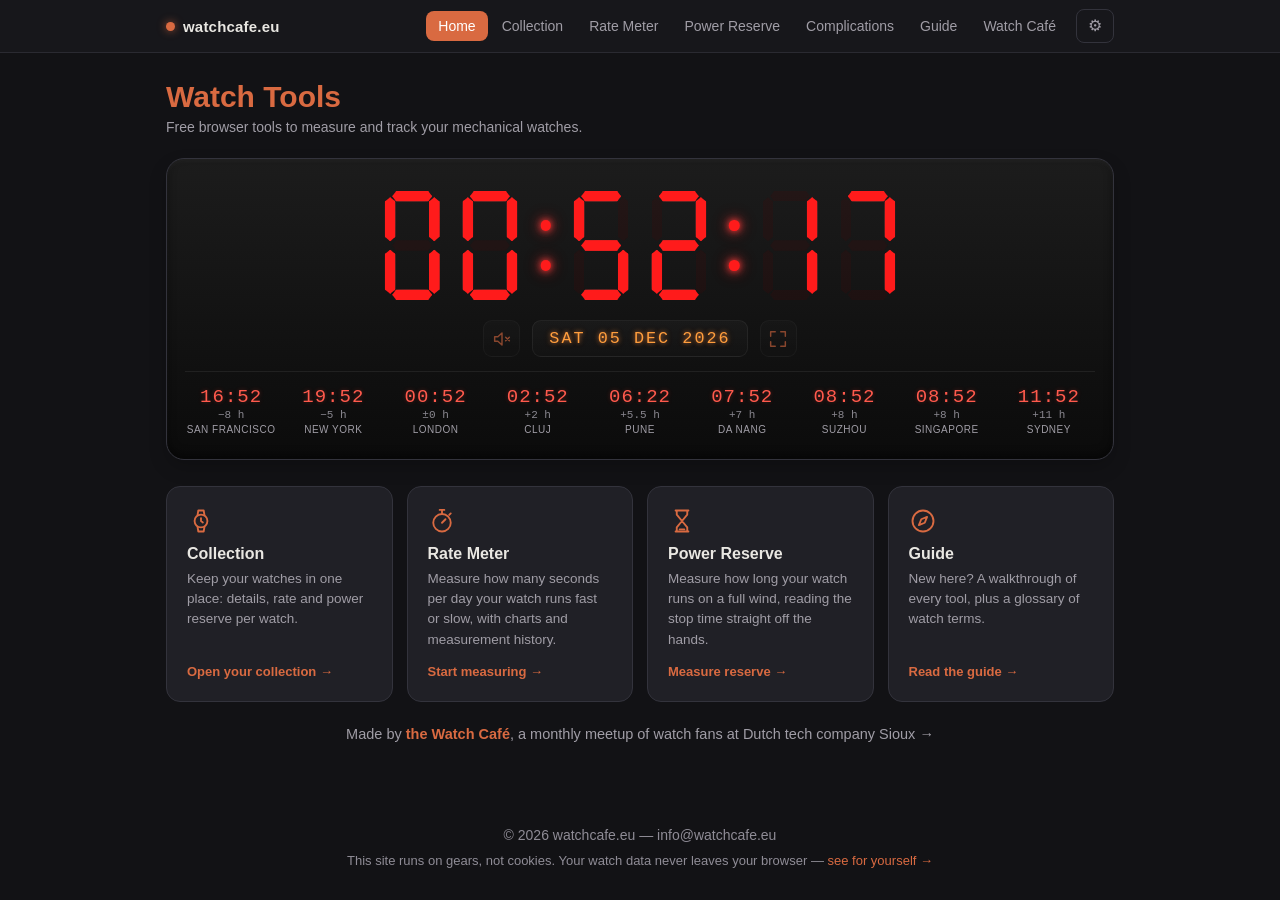
<file: index.html>
<!DOCTYPE html>
<html lang="en">
<head>
  <meta charset="UTF-8">
  <meta name="viewport" content="width=device-width, initial-scale=1.0">
  <title>Watch Tools — watchcafe.eu</title>
  <link rel="stylesheet" href="/theme.css">
  <link rel="icon" href="/favicon.svg" type="image/svg+xml">
  <link rel="icon" href="/favicon-32.png" sizes="32x32" type="image/png">
  <link rel="apple-touch-icon" href="/apple-touch-icon.png">

  <script src="/nav.js" defer></script>
  <style>
    :root{
      /* ===== Watch Café (default dark theme) ===== */
      --bg:#121215; --card:#1c1c21; --card2:#202026; --border:#33333c;
      --nav-bg:#17171b; --nav-border:#2a2a31; --nav-hover:#22222a; --accent-glow:rgba(217,106,65,.7);
      --accent:#d96a41; --accent-d:#c25a36;
      --ink:#e9e7e2; --muted:#a09da6;
      --led-on:#ff1b1b; --led-off:#3a0b0b; --led-glow:rgba(255,59,59,0.85);
      --amber-on:#ff9e3d; --amber-glow:rgba(255,138,60,0.7);
      --panel-1:#1c1c1c; --panel-2:#0b0b0b;       /* clock panel gradient */
      --panel-border:var(--border);
      --wt:#ff5a4d; --wo:#8a8890; --hint:#77747d; /* world strip: time / offset / hint */
    }

    /* ===== Pepsi — Rolex GMT red/blue accents on dark ===== */
    /* ===== Snowflake — Tudor blue with gold accents on dark ===== */
    /* ===== Speedy — Omega black/white dial with tachy red on dark ===== */
    /* ===== Monster — Seiko orange diver accents on dark ===== */
    /* ===== Kermit — Rolex green accents on warm dark ===== */
    *{box-sizing:border-box}
    body{margin:0;font-family:"Segoe UI",Roboto,Helvetica,Arial,sans-serif;background:var(--bg);color:var(--ink);-webkit-font-smoothing:antialiased}
    header{max-width:980px;margin:0 auto;padding:28px 16px 0}
    h1{color:var(--accent);font-size:clamp(20px,3vw,30px);font-weight:800;margin:0 0 4px}
    header p{color:var(--muted);font-size:14px;margin:0;line-height:1.4}
    main{max-width:980px;margin:0 auto 60px;padding:0 16px}

    .clock-hero{margin:20px 0 0}
    .clock-panel{background:linear-gradient(180deg,var(--panel-1),var(--panel-2));border:1px solid var(--panel-border);border-radius:18px;padding:26px 18px 22px;display:flex;flex-direction:column;align-items:center;overflow-x:hidden;max-width:100%;box-shadow:inset 0 2px 4px rgba(255,255,255,0.04),inset 0 -4px 10px rgba(0,0,0,0.45),0 8px 18px rgba(0,0,0,0.18)}
    .clock{--u:clamp(0.40px,calc(0.196vw - 0.16px),1.05px);display:flex;align-items:center;gap:calc(10 * var(--u))}
    .digit{position:relative;width:calc(64 * var(--u));height:calc(116 * var(--u));flex:none}
    .segment{position:absolute;background:var(--led-off);opacity:.28}
    .segment.on{background:var(--led-on);opacity:1;box-shadow:0 0 8px var(--led-glow),0 0 16px var(--led-glow),0 0 28px rgba(255,60,60,.35)}
    .a,.d,.g{width:calc(38 * var(--u));height:calc(10 * var(--u));left:calc(13 * var(--u));clip-path:polygon(10% 0,90% 0,100% 50%,90% 100%,10% 100%,0 50%)}
    .a{top:calc(6 * var(--u))}.g{top:calc(53 * var(--u))}.d{bottom:calc(6 * var(--u))}
    .b,.c,.e,.f{width:calc(10 * var(--u));height:calc(42 * var(--u));clip-path:polygon(0 10%,50% 0,100% 10%,100% 90%,50% 100%,0 90%)}
    .f{left:calc(6 * var(--u));top:calc(12 * var(--u))}.b{right:calc(6 * var(--u));top:calc(12 * var(--u))}
    .e{left:calc(6 * var(--u));bottom:calc(12 * var(--u))}.c{right:calc(6 * var(--u));bottom:calc(12 * var(--u))}
    .colon{width:calc(18 * var(--u));height:calc(116 * var(--u));position:relative;margin:0 calc(2 * var(--u));flex:none}
    .colon::before,.colon::after{content:"";position:absolute;left:50%;transform:translateX(-50%);width:calc(10 * var(--u));height:calc(10 * var(--u));border-radius:50%;background:var(--led-on);box-shadow:0 0 6px var(--led-glow),0 0 12px var(--led-glow),0 0 20px rgba(255,43,43,.3)}
    .colon::before{top:calc(34 * var(--u))}.colon::after{bottom:calc(34 * var(--u))}
    .date-led{white-space:nowrap;padding:8px 16px;text-align:center;background:linear-gradient(180deg,rgba(255,255,255,0.03),rgba(255,255,255,0.01));border:1px solid rgba(255,255,255,0.06);border-radius:9px;color:var(--amber-on);font-family:"Consolas","Courier New",monospace;font-size:1.05rem;letter-spacing:0.12em;text-transform:uppercase;text-shadow:0 0 4px var(--amber-glow),0 0 10px rgba(255,138,60,0.18)}
    .date-row{display:flex;align-items:stretch;justify-content:center;gap:12px;margin-top:14px}
    .cp-btn{flex:none;width:37px;display:grid;place-items:center;padding:0;cursor:pointer;color:var(--accent);opacity:.6;background:linear-gradient(180deg,rgba(255,255,255,0.03),rgba(255,255,255,0.01));border:1px solid rgba(255,255,255,0.06);border-radius:9px;transition:opacity .15s,border-color .15s;touch-action:manipulation}
    .cp-btn:hover,.cp-btn:focus-visible{opacity:1;border-color:var(--accent)}
    .cp-btn.on{opacity:1;filter:drop-shadow(0 0 4px var(--accent-glow,rgba(217,106,65,.6)))}
    .cp-btn svg{width:22px;height:22px}
    .cp-btn .w,.cp-btn.on .x{display:none}
    .cp-btn.on .w{display:inline}
    .fs-out,.clock-panel:fullscreen .fs-in{display:none}
    .clock-panel:fullscreen .fs-out{display:inline}
    .clock-panel:fullscreen{justify-content:center;border:none;border-radius:0;background:#050505}
    .clock-panel:fullscreen .clock{--u:min(0.17vw,0.39vh)}
    .clock-panel:fullscreen .date-led{font-size:1.6rem}
    .clock-panel:fullscreen .date-row{margin-top:28px}
    .clock-panel:fullscreen .world{max-width:1100px;margin-top:40px}
    @media(max-width:600px){.date-row{gap:8px}.date-led{font-size:.95rem;letter-spacing:.08em;padding:8px 10px}}
    .world{width:100%;margin-top:14px;padding-top:14px;border-top:1px solid rgba(255,255,255,0.07);display:grid;grid-template-columns:repeat(9,1fr);gap:10px}
    @media(max-width:940px){.world{grid-template-columns:repeat(3,1fr);row-gap:14px}}
    .wz{text-align:center;min-width:0}
    .wz .wt{font-family:"Consolas","Courier New",monospace;color:var(--wt);font-size:clamp(15px,4vw,19px);letter-spacing:1px;text-shadow:0 0 4px rgba(255,59,48,0.3)}
    .wz .wo{font-family:"Consolas","Courier New",monospace;color:var(--wo);font-size:11px;margin-top:1px}
    .wz .wc{color:#a09da6;font-size:10px;letter-spacing:0.5px;text-transform:uppercase;margin-top:3px;line-height:1.25}

    .tools{display:grid;grid-template-columns:repeat(4,1fr);gap:14px;margin:26px 0 0}
    @media(max-width:860px){.tools{grid-template-columns:repeat(2,1fr)}}
    @media(max-width:520px){.tools{grid-template-columns:1fr}}
    .tool{display:flex;flex-direction:column;background:var(--card2);border:1px solid var(--border);border-radius:14px;padding:20px;text-decoration:none;color:var(--ink);transition:border-color .15s, transform .15s}
    .tool:hover{border-color:var(--accent);transform:translateY(-2px)}
    .tool .icon{width:28px;height:28px;margin-bottom:10px;display:block;color:var(--accent)}
    .tool b{display:block;font-size:16px;margin-bottom:6px}
    .tool span{color:var(--muted);font-size:13.5px;line-height:1.5;display:block}
    .tool .go{color:var(--accent);font-size:13px;font-weight:600;margin-top:auto;padding-top:12px;display:block}

    .cafe-ref{margin:24px 0 0;text-align:center;color:var(--muted);font-size:14.5px}
    .cafe-ref a{color:var(--accent);text-decoration:none;font-weight:600}
    .cafe-ref a:hover{text-decoration:underline}

    footer{margin-top:44px;text-align:center;padding:25px;color:#8f8c96;font-size:14px}
    .gears{margin-top:10px;font-size:13px}
    .gears a{color:var(--accent);text-decoration:none}
    .gears a:hover{text-decoration:underline}
  </style>
</head>
<body>

<header>
  <h1>Watch Tools</h1>
  <p>Free browser tools to measure and track your mechanical watches.</p>
</header>

<main>
  <div class="clock-hero">
    <div class="clock-panel">
      <div class="clock" id="clock">
        <div class="digit" id="digit0"><div class="segment a"></div><div class="segment b"></div><div class="segment c"></div><div class="segment d"></div><div class="segment e"></div><div class="segment f"></div><div class="segment g"></div></div>
        <div class="digit" id="digit1"><div class="segment a"></div><div class="segment b"></div><div class="segment c"></div><div class="segment d"></div><div class="segment e"></div><div class="segment f"></div><div class="segment g"></div></div>
        <div class="colon"></div>
        <div class="digit" id="digit2"><div class="segment a"></div><div class="segment b"></div><div class="segment c"></div><div class="segment d"></div><div class="segment e"></div><div class="segment f"></div><div class="segment g"></div></div>
        <div class="digit" id="digit3"><div class="segment a"></div><div class="segment b"></div><div class="segment c"></div><div class="segment d"></div><div class="segment e"></div><div class="segment f"></div><div class="segment g"></div></div>
        <div class="colon"></div>
        <div class="digit" id="digit4"><div class="segment a"></div><div class="segment b"></div><div class="segment c"></div><div class="segment d"></div><div class="segment e"></div><div class="segment f"></div><div class="segment g"></div></div>
        <div class="digit" id="digit5"><div class="segment a"></div><div class="segment b"></div><div class="segment c"></div><div class="segment d"></div><div class="segment e"></div><div class="segment f"></div><div class="segment g"></div></div>
      </div>
      <div class="date-row">
        <button type="button" class="cp-btn" id="tickBtn" aria-pressed="false"><svg viewBox="0 0 24 24" fill="none" stroke="currentColor" stroke-width="1.6" stroke-linecap="round" stroke-linejoin="round" aria-hidden="true"><path d="M4 9.5h3.5L12 5.5v13l-4.5-4H4z"/><path class="x" d="M16 10l4 4M20 10l-4 4"/><path class="w" d="M15.5 9.5a3.5 3.5 0 0 1 0 5M18 7a7 7 0 0 1 0 10"/></svg></button>
        <div class="date-led" id="dateDisplay">MON 01 JAN 2026</div>
        <button type="button" class="cp-btn" id="fsBtn"><svg viewBox="0 0 24 24" fill="none" stroke="currentColor" stroke-width="1.6" stroke-linecap="round" stroke-linejoin="round" aria-hidden="true"><path class="fs-in" d="M4 9V4h5M20 9V4h-5M4 15v5h5M20 15v5h-5"/><path class="fs-out" d="M9 4v5H4M15 4v5h5M9 20v-5H4M15 20v-5h5"/></svg></button>
      </div>
      <div class="world" id="world"></div>
    </div>
  </div>

  <div class="tools">
    <a class="tool" href="/collection/">
      <svg class="icon" viewBox="0 0 24 24" fill="none" stroke="currentColor" stroke-width="1.6" stroke-linecap="round" stroke-linejoin="round" aria-hidden="true"><circle cx="12" cy="12" r="5.5"/><path d="M9 7.1 9.7 3h4.6l.7 4.1M9 16.9l.7 4.1h4.6l.7-4.1M12 9.5V12l1.6 1.2"/></svg>
      <b id="t_co_h">Collection</b>
      <span id="t_co_d">Keep your watches in one place: details, rate and power reserve per watch.</span>
      <span class="go" id="t_co_c">Open your collection &rarr;</span>
    </a>
    <a class="tool" href="/watchrate/">
      <svg class="icon" viewBox="0 0 24 24" fill="none" stroke="currentColor" stroke-width="1.6" stroke-linecap="round" stroke-linejoin="round" aria-hidden="true"><circle cx="12" cy="13.5" r="7.5"/><path d="M10 2.5h4M12 2.5V6M18.2 6.8l1.3-1.3M12 13.5l3-3"/></svg>
      <b id="t_rate_h">Rate Meter</b>
      <span id="t_rate_d">Measure how many seconds per day your watch runs fast or slow, with charts and measurement history.</span>
      <span class="go" id="t_rate_c">Start measuring &rarr;</span>
    </a>
    <a class="tool" href="/powerreserve/">
      <svg class="icon" viewBox="0 0 24 24" fill="none" stroke="currentColor" stroke-width="1.6" stroke-linecap="round" stroke-linejoin="round" aria-hidden="true"><path d="M6.5 3h11M6.5 21h11M7.5 3v3.5L12 12l4.5-5.5V3M7.5 21v-3.5L12 12l4.5 5.5V21"/><path d="M10 19.2h4"/></svg>
      <b id="t_pr_h">Power Reserve</b>
      <span id="t_pr_d">Measure how long your watch runs on a full wind, reading the stop time straight off the hands.</span>
      <span class="go" id="t_pr_c">Measure reserve &rarr;</span>
    </a>
    <a class="tool" href="/guide/">
      <svg class="icon" viewBox="0 0 24 24" fill="none" stroke="currentColor" stroke-width="1.6" stroke-linecap="round" stroke-linejoin="round" aria-hidden="true"><circle cx="12" cy="12" r="9"/><path d="M15.5 8.5l-2 5-5 2 2-5z"/></svg>
      <b id="t_gu_h">Guide</b>
      <span id="t_gu_d">New here? A walkthrough of every tool, plus a glossary of watch terms.</span>
      <span class="go" id="t_gu_c">Read the guide &rarr;</span>
    </a>
  </div>

  <p class="cafe-ref" id="cafeRef">Made by <a href="/cafe/">the Watch Café</a>, a monthly meetup of watch fans at Dutch tech company Sioux &rarr;</p>
</main>

<footer>
  © 2026 watchcafe.eu — info@watchcafe.eu
  <div class="gears" id="gears">This site runs on gears, not cookies. Your watch data never leaves your browser — <a href="/privacy/">see for yourself →</a></div>
</footer>

<script>
  var digitMap={"0":["a","b","c","d","e","f"],"1":["b","c"],"2":["a","b","d","e","g"],"3":["a","b","c","d","g"],"4":["b","c","f","g"],"5":["a","c","d","f","g"],"6":["a","c","d","e","f","g"],"7":["a","b","c"],"8":["a","b","c","d","e","f","g"],"9":["a","b","c","d","f","g"]};
  function setDigit(id,ch){
    var digit=document.getElementById(id); if(!digit) return;
    var active=digitMap[ch]||[];
    digit.querySelectorAll(".segment").forEach(function(seg){
      var cls=["a","b","c","d","e","f","g"].filter(function(c){return seg.classList.contains(c);})[0];
      seg.classList.toggle("on",active.indexOf(cls)>-1);
    });
  }
  // Real time: device clock corrected by the server clock of watchcafe.eu.
  // The Date header only has whole seconds, so requests are timed around a
  // second boundary until the device offset is pinned down to a few ms.
  var clockCorr=0;
  function realNow(){return Date.now()+clockCorr;}
  function syncClock(){
    var lo=-Infinity,hi=Infinity,n=0;
    function wait(ms){return new Promise(function(r){setTimeout(r,ms);});}
    function sample(){
      var t0=Date.now();
      return fetch("/favicon.svg?sync="+t0+"-"+n,{method:"HEAD",cache:"no-store"}).then(function(r){
        var t1=Date.now(),d=Date.parse(r.headers.get("Date"));
        if(!isFinite(d))throw new Error("no Date header");
        // server time was in [d, d+1000) somewhere between t0 and t1
        lo=Math.max(lo,d-t1);hi=Math.min(hi,d+1000-t0);n++;
        if(lo>hi)throw new Error("inconsistent server time");
        if(n>=12||hi-lo<=25)return;
        // aim the next request so the server sees it right at the estimated second boundary
        var mid=(lo+hi)/2,half=(t1-t0)/2,now=Date.now();
        var edge=Math.ceil((now+mid+half+60)/1000)*1000;
        return wait(edge-mid-half-now).then(sample);
      });
    }
    return sample().then(function(){clockCorr=Math.round((lo+hi)/2);},function(){});
  }

  function tick(){
    var now=new Date(realNow());
    var s=(String(now.getHours()).padStart(2,"0")+String(now.getMinutes()).padStart(2,"0")+String(now.getSeconds()).padStart(2,"0")).split("");
    for(var i=0;i<6;i++) setDigit("digit"+i,s[i]);
    var d=now.toLocaleDateString("en-GB",{weekday:"short",day:"2-digit",month:"short",year:"numeric"}).replace(/,/g,"").toUpperCase();
    document.getElementById("dateDisplay").textContent=d;
    updateWorld(now);
    maybeTick(now.getSeconds());
  }

  var CITIES=[
    {city:"San Francisco",tz:"America/Los_Angeles"},
    {city:"New York",tz:"America/New_York"},
    {city:"London",tz:"Europe/London"},
    {city:"Cluj",tz:"Europe/Bucharest"},
    {city:"Pune",tz:"Asia/Kolkata"},
    {city:"Suzhou",tz:"Asia/Shanghai"},
    {city:"Singapore",tz:"Asia/Singapore"},
    {city:"Da Nang",tz:"Asia/Ho_Chi_Minh"},
    {city:"Sydney",tz:"Australia/Sydney"}
  ];
  // uurverschil van een tijdzone t.o.v. de systeemtijdzone, op moment 'now'
  function tzOffsetHours(tz,now){
    try{
      var s=new Intl.DateTimeFormat("en-US",{timeZone:tz,hour12:false,year:"numeric",month:"2-digit",day:"2-digit",hour:"2-digit",minute:"2-digit"}).formatToParts(now);
      var o={}; s.forEach(function(p){o[p.type]=p.value;});
      var asUTC=Date.UTC(+o.year,+o.month-1,+o.day,(+o.hour)%24,+o.minute);
      var localAsUTC=Date.UTC(now.getFullYear(),now.getMonth(),now.getDate(),now.getHours(),now.getMinutes());
      return Math.round((asUTC-localAsUTC)/1800000)/2;
    }catch(e){return null;}
  }
  function fmtOffset(h){ if(h===null)return ""; if(h===0)return "\u00b10"; var a=Math.abs(h); var n=(a%1===0)?String(a):a.toFixed(1); return (h>0?"+":"\u2212")+n; }
  function buildWorld(now){
    var sorted=CITIES.map(function(c){return {c:c,off:tzOffsetHours(c.tz,now)};})
      .sort(function(a,b){return (a.off===null?1e9:a.off)-(b.off===null?1e9:b.off);});
    document.getElementById("world").innerHTML=sorted.map(function(x){
      return '<div class="wz"><div class="wt" data-tz="'+x.c.tz+'">--:--</div>'
        +'<div class="wo" data-tzoff="'+x.c.tz+'"></div>'
        +'<div class="wc">'+x.c.city+'</div></div>';
    }).join("");
  }
  function updateWorld(now){
    document.querySelectorAll("#world .wt").forEach(function(el){
      try{el.textContent=new Intl.DateTimeFormat("en-GB",{timeZone:el.getAttribute("data-tz"),hour:"2-digit",minute:"2-digit",hour12:false}).format(now);}
      catch(e){el.textContent="--:--";}
    });
    document.querySelectorAll("#world .wo").forEach(function(el){
      el.textContent=fmtOffset(tzOffsetHours(el.getAttribute("data-tzoff"),now))+" h";
    });
  }
  // 10-second tick: off on every load, since browsers only allow audio after a click
  var audioCtx=null,tickOn=false,lastTick=null;
  var tickBtn=document.getElementById("tickBtn");
  tickBtn.addEventListener("click",function(){
    tickOn=!tickOn;
    tickBtn.classList.toggle("on",tickOn);
    tickBtn.setAttribute("aria-pressed",String(tickOn));
    if(tickOn&&!audioCtx) audioCtx=new (window.AudioContext||window.webkitAudioContext)();
    if(tickOn&&audioCtx.state==="suspended") audioCtx.resume();
  });
  function maybeTick(sec){
    if(sec%10!==0){lastTick=null;return;}
    if(!tickOn||!audioCtx||lastTick===sec) return;
    lastTick=sec;
    var t0=audioCtx.currentTime,osc=audioCtx.createOscillator(),gain=audioCtx.createGain();
    osc.type="sine"; osc.frequency.setValueAtTime(880,t0);
    gain.gain.setValueAtTime(0.0001,t0);
    gain.gain.exponentialRampToValueAtTime(0.035,t0+0.01);
    gain.gain.exponentialRampToValueAtTime(0.0001,t0+0.08);
    osc.connect(gain); gain.connect(audioCtx.destination);
    osc.start(t0); osc.stop(t0+0.09);
  }

  // Full screen for the clock panel; hidden where the browser can't do it (iPhone)
  var panel=document.querySelector(".clock-panel"),fsBtn=document.getElementById("fsBtn");
  if(!(document.fullscreenEnabled||document.webkitFullscreenEnabled)) fsBtn.style.display="none";
  fsBtn.addEventListener("click",function(){
    if(document.fullscreenElement||document.webkitFullscreenElement){
      (document.exitFullscreen||document.webkitExitFullscreen).call(document);
    }else{
      (panel.requestFullscreen||panel.webkitRequestFullscreen).call(panel);
    }
  });

  buildWorld(new Date());
  // redraw just after each (real) second boundary, not on a free-running interval
  (function loop(){tick();setTimeout(loop,1005-realNow()%1000);})();
  syncClock(); setInterval(syncClock,3600000);

  var T={
    en:{h1:"Watch Tools",sub:"Free browser tools to measure and track your mechanical watches.",
        tick:"10-second tick",fs:"Full screen",
        cafe:'Made by <a href="/cafe/">the Watch Café</a>, a monthly meetup of watch fans at Dutch tech company Sioux \u2192',
        gears:'This site runs on gears, not cookies. Your watch data never leaves your browser — <a href="/privacy/">see for yourself →</a>',
        rate_h:"Rate Meter",rate_d:"Measure how many seconds per day your watch runs fast or slow, with charts and measurement history.",rate_c:"Start measuring \u2192",
        pr_h:"Power Reserve",pr_d:"Measure how long your watch runs on a full wind, reading the stop time straight off the hands.",pr_c:"Measure reserve \u2192",
        co_h:"Collection",co_d:"Keep your watches in one place: details, rate and power reserve per watch.",co_c:"Open your collection \u2192",
        gu_h:"Guide",gu_d:"New here? A walkthrough of every tool, plus a glossary of watch terms.",gu_c:"Read the guide \u2192"},
    nl:{h1:"Horloge-tools",sub:"Gratis browsertools om je mechanische horloges te meten en te volgen.",
        tick:"Tik elke 10 seconden",fs:"Schermvullend",
        cafe:'Gemaakt door <a href="/cafe/">het Watch Café</a>, een maandelijkse meetup van horlogeliefhebbers bij het Nederlandse techbedrijf Sioux \u2192',
        gears:'Deze site draait op tandwielen, niet op cookies. Je horlogedata verlaat je browser nooit — <a href="/privacy/">zie het zelf →</a>',
        rate_h:"Rate Meter",rate_d:"Meet hoeveel seconden per dag je horloge voor- of achterloopt, met grafieken en een meethistorie.",rate_c:"Begin met meten \u2192",
        pr_h:"Gangreserve",pr_d:"Meet hoe lang je horloge loopt op een volledige opwinding, door de stoptijd rechtstreeks van de wijzers af te lezen.",pr_c:"Meet de gangreserve \u2192",
        co_h:"Collectie",co_d:"Al je horloges op \u00e9\u00e9n plek: gegevens, gang en gangreserve per horloge.",co_c:"Open je collectie \u2192",
        gu_h:"Handleiding",gu_d:"Nieuw hier? Een rondleiding langs elke tool, plus een lijst met horlogebegrippen.",gu_c:"Lees de handleiding \u2192"}
  };
  function applyLang(l){
    var t=T[l]||T.en;
    document.querySelector("header h1").textContent=t.h1;
    document.querySelector("header p").textContent=t.sub;
    [["tickBtn",t.tick],["fsBtn",t.fs]].forEach(function(x){var b=document.getElementById(x[0]);b.title=x[1];b.setAttribute("aria-label",x[1]);});
    document.getElementById("cafeRef").innerHTML=t.cafe;
    document.getElementById("gears").innerHTML=t.gears;
    var tiles=[["rate",t.rate_h,t.rate_d,t.rate_c],["pr",t.pr_h,t.pr_d,t.pr_c],["co",t.co_h,t.co_d,t.co_c],["gu",t.gu_h,t.gu_d,t.gu_c]];
    tiles.forEach(function(x){
      var h=document.getElementById("t_"+x[0]+"_h"),d=document.getElementById("t_"+x[0]+"_d"),c=document.getElementById("t_"+x[0]+"_c");
      if(h)h.textContent=x[1]; if(d)d.textContent=x[2]; if(c)c.innerHTML=x[3];
    });
    document.documentElement.lang=l;
  }
  var lang; try{lang=localStorage.getItem("siouxWatchRateMeterLang")||"en";}catch(e){lang="en";}
  applyLang(lang);
  window.addEventListener("swclang",function(e){applyLang(e.detail);});
</script>
</body>
</html>
</file>
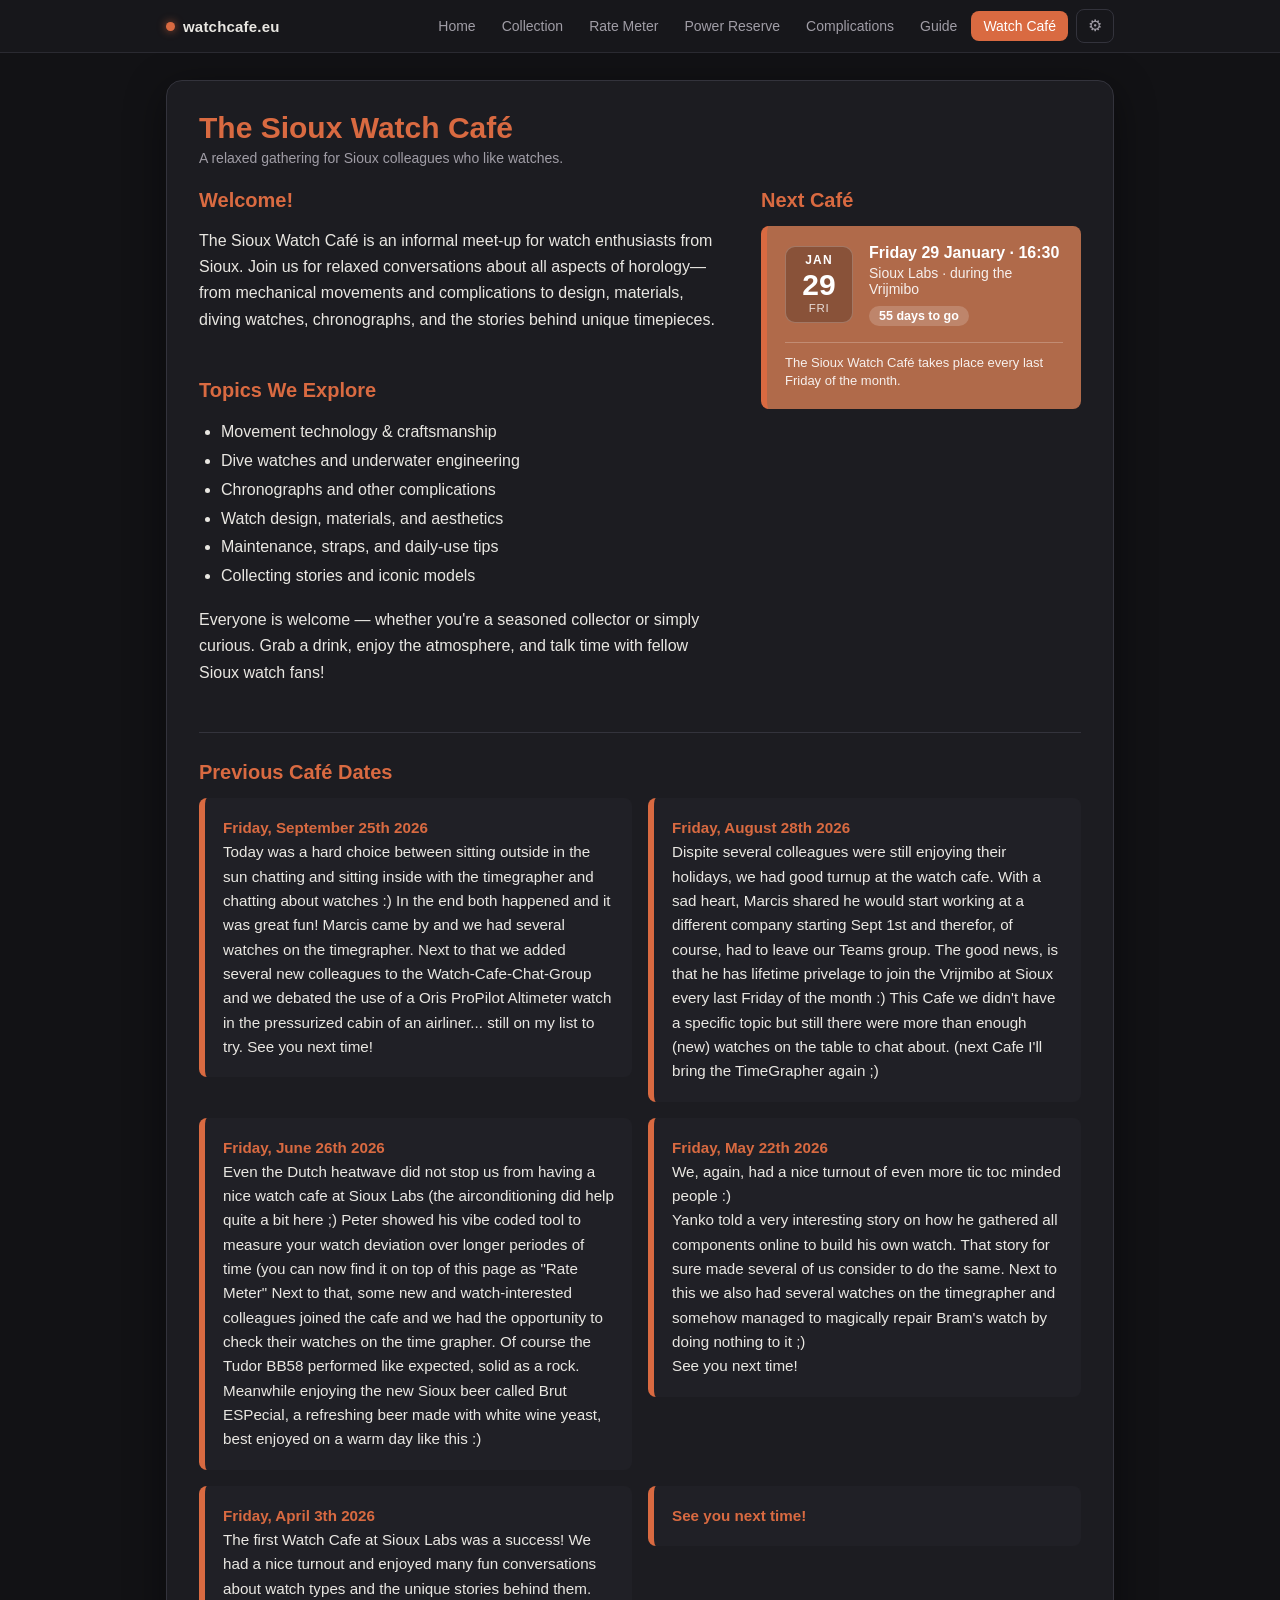
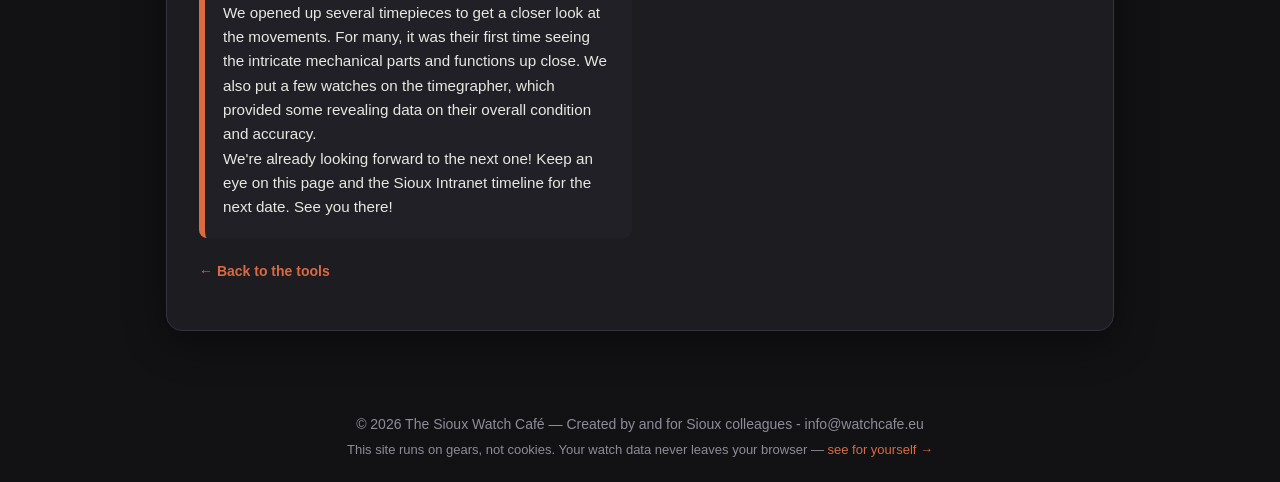
<file: cafe/index.html>
<!DOCTYPE html>
<html lang="en">
<head>
  <meta charset="UTF-8">
  <meta name="viewport" content="width=device-width, initial-scale=1.0">
  <title>Watch Café — The Sioux Watch Café</title>
  <link rel="stylesheet" href="/theme.css">
  <link rel="icon" href="/favicon.svg" type="image/svg+xml">
  <link rel="icon" href="/favicon-32.png" sizes="32x32" type="image/png">
  <link rel="apple-touch-icon" href="/apple-touch-icon.png">

  <script src="/nav.js" defer></script>
  <script src="/meetings.js?v=2" defer></script>
  <style>
    :root{
      --bg:#121215; --card:#1c1c21; --card2:#202026; --border:#33333c;
      --accent:#d96a41; --accent-d:#c25a36; --banner:#b06a4a;
      --ink:#e9e7e2; --muted:#a09da6;
      --nav-bg:#17171b; --nav-border:#2a2a31; --nav-hover:#22222a; --accent-glow:rgba(217,106,65,.7);
    }
    *{box-sizing:border-box}
    body{margin:0;font-family:"Segoe UI",Roboto,Helvetica,Arial,sans-serif;background:var(--bg);color:var(--ink);-webkit-font-smoothing:antialiased}
    .hdr{margin-bottom:20px}
    h1{color:var(--accent);font-size:clamp(20px,3vw,30px);font-weight:800;margin:0 0 4px}
    .hdr p{color:var(--muted);font-size:14px;margin:0;line-height:1.4}
    main{max-width:980px;margin:28px auto 60px;padding:0 16px}
    .card{background:var(--card);border:1px solid var(--border);border-radius:16px;padding:30px 32px;box-shadow:0 10px 40px rgba(0,0,0,.45)}
    @media(max-width:560px){.card{padding:22px 18px}}
    h2{color:var(--accent);margin:34px 0 14px;font-size:20px}
    h2:first-child{margin-top:0}
    p{line-height:1.65}
    /* next café: date tile, when/where, days to go, optional theme */
    .nx{display:grid;grid-template-columns:auto 1fr;gap:16px;align-items:center;background:var(--banner);border-left:6px solid var(--accent);border-radius:8px;padding:18px;color:#fff}
    .nx-tile{width:68px;text-align:center;background:rgba(0,0,0,.22);border:1px solid rgba(255,255,255,.22);border-radius:10px;padding:7px 0 8px;line-height:1}
    .nx-tile .m{display:block;font-size:12px;font-weight:700;letter-spacing:.1em;text-transform:uppercase}
    .nx-tile .d{display:block;font-size:30px;font-weight:800;margin:4px 0 3px;font-variant-numeric:tabular-nums}
    .nx-tile .w{display:block;font-size:11.5px;opacity:.8;text-transform:uppercase;letter-spacing:.06em}
    .nx-when{font-size:16px;font-weight:700}
    .nx-where{font-size:14px;opacity:.9;margin-top:3px}
    .nx-left{display:inline-block;margin-top:9px;font-size:12.5px;font-weight:700;background:rgba(255,255,255,.18);border-radius:999px;padding:3px 10px;font-variant-numeric:tabular-nums}
    .nx-left:empty{display:none}
    .nx-theme{grid-column:1/-1;background:rgba(0,0,0,.16);border-radius:8px;padding:10px 12px}
    .nx-tl{font-size:11px;font-weight:700;letter-spacing:.1em;text-transform:uppercase;opacity:.75;margin-bottom:3px}
    .nx-tt{font-size:14.5px;font-weight:600;line-height:1.4}
    .nx-tt ul{margin:2px 0 0;padding-left:18px;line-height:1.5;font-weight:500}
    .nx-rule{grid-column:1/-1;border-top:1px solid rgba(255,255,255,.25);padding-top:11px;font-size:13px;opacity:.9;line-height:1.45}
    ul{line-height:1.8;padding-left:22px}
    .cafe-log{background:var(--card2);border-left:6px solid var(--accent);padding:18px;font-size:1rem;border-radius:8px;color:var(--ink);margin-bottom:18px;line-height:1.6}
    .cafe-log strong{color:var(--accent)}
    /* wide screens: welcome+topics beside the next date, past reports as a two-column grid below */
    .grid{display:grid;grid-template-columns:minmax(0,1fr) 320px;column-gap:44px;align-items:start}
    .grid>div>h2:first-child{margin-top:0}
    .g-welcome,.g-next{padding-bottom:30px}
    .g-next{grid-row:span 2}
    .grid{grid-template-rows:auto 1fr}
    .g-log{grid-column:1/-1;border-top:1px solid var(--border);margin-top:30px;padding-top:28px}
    #cafeLog{display:grid;grid-template-columns:1fr 1fr;gap:16px;align-items:start}
    #cafeLog .cafe-log{margin:0;font-size:.95rem}
    @media(max-width:760px){
      .grid,#cafeLog{display:block}
      .g-welcome{padding-bottom:0}
      .g-next{padding-bottom:20px}
      .g-next h2,.g-topics h2{margin-top:34px}
      .g-log{border-top:none;margin-top:0;padding-top:0}
      .g-log h2{margin-top:34px}
      #cafeLog .cafe-log{margin-bottom:18px}
    }
    .backlink{display:inline-block;margin-top:6px;color:var(--accent);text-decoration:none;font-size:14px;font-weight:600}
    .backlink:hover{text-decoration:underline}
    footer{margin-top:50px;text-align:center;padding:25px;color:#8f8c96;font-size:14px}
    .gears{margin-top:10px;font-size:13px}
    .gears a{color:var(--accent);text-decoration:none}
    .gears a:hover{text-decoration:underline}
  </style>
</head>
<body>

<main>
  <div class="card">
    <div class="hdr">
      <h1 id="c_h1">The Sioux Watch Café</h1>
      <p id="c_sub">A relaxed gathering for Sioux colleagues who like watches.</p>
    </div>
    <div class="grid">
      <div class="g-welcome">
        <h2 id="c_welcome_h">Welcome!</h2>
        <p id="c_welcome_p"></p>
      </div>

      <div class="g-next">
        <h2 id="c_next_h">Next Café</h2>
        <div class="nx">
          <div class="nx-tile"><span class="m" id="nxM"></span><span class="d" id="nxD">&hellip;</span><span class="w" id="nxW"></span></div>
          <div>
            <div class="nx-when" id="nxWhen">&hellip;</div>
            <div class="nx-where" id="c_where"></div>
            <div class="nx-left" id="nxLeft"></div>
          </div>
          <div class="nx-theme" id="nxTheme" style="display:none"><div class="nx-tl" id="nxTl"></div><div class="nx-tt" id="nxTt"></div></div>
          <div class="nx-rule" id="c_rule"></div>
        </div>
      </div>

      <div class="g-topics">
        <h2 id="c_topics_h">Topics We Explore</h2>
        <ul id="c_topics"></ul>
        <p id="c_everyone"></p>
      </div>

      <div class="g-log" id="cafeLogSec" style="display:none">
        <h2 id="c_prev_h">Previous Café Dates</h2>
        <div id="cafeLog"></div>
      </div>
    </div>

    <p><a class="backlink" href="/" id="c_back">&larr; Back to the tools</a></p>
  </div>
</main>

<footer>
  <span id="c_copy">© 2026 The Sioux Watch Café — Created by and for Sioux colleagues - info@watchcafe.eu</span>
  <div class="gears" id="c_gears">This site runs on gears, not cookies. Your watch data never leaves your browser — <a href="/privacy/">see for yourself →</a></div>
</footer>

<script>
(function(){
  var T={
    en:{sub:"A relaxed gathering for Sioux colleagues who like watches.",
      welcome_h:"Welcome!",
      welcome_p:"The Sioux Watch Caf\u00e9 is an informal meet-up for watch enthusiasts from Sioux. Join us for relaxed conversations about all aspects of horology\u2014from mechanical movements and complications to design, materials, diving watches, chronographs, and the stories behind unique timepieces.",
      next_h:"Next Café",
      where:"Sioux Labs \u00b7 during the Vrijmibo",
      rule:"The Sioux Watch Caf\u00e9 takes place every last Friday of the month.",
      topics_h:"Topics We Explore",
      topics:["Movement technology & craftsmanship","Dive watches and underwater engineering","Chronographs and other complications","Watch design, materials, and aesthetics","Maintenance, straps, and daily-use tips","Collecting stories and iconic models"],
      everyone:"Everyone is welcome \u2014 whether you're a seasoned collector or simply curious. Grab a drink, enjoy the atmosphere, and talk time with fellow Sioux watch fans!",
      prev_h:"Previous Café Dates",
      back:"\u2190 Back to the tools",
      gears:'This site runs on gears, not cookies. Your watch data never leaves your browser — <a href="/privacy/">see for yourself →</a>'},
    nl:{sub:"Een ontspannen samenkomst voor Sioux-collega's met een zwak voor horloges.",
      welcome_h:"Welkom!",
      welcome_p:"The Sioux Watch Caf\u00e9 is een informele meetup voor horlogeliefhebbers van Sioux. Sluit aan voor ontspannen gesprekken over alle facetten van horlogerie\u2014van mechanische uurwerken en complicaties tot ontwerp, materialen, duikhorloges, chronografen en de verhalen achter bijzondere tijdmeters.",
      next_h:"Volgende café",
      where:"Sioux Labs \u00b7 tijdens de Vrijmibo",
      rule:"The Sioux Watch Caf\u00e9 is elke laatste vrijdag van de maand.",
      topics_h:"Onderwerpen die we verkennen",
      topics:["Uurwerktechniek & vakmanschap","Duikhorloges en onderwatertechniek","Chronografen en andere complicaties","Horloge-ontwerp, materialen en esthetiek","Onderhoud, bandjes en dagelijkse tips","Verzamelverhalen en iconische modellen"],
      everyone:"Iedereen is welkom \u2014 of je nu een doorgewinterde verzamelaar bent of gewoon nieuwsgierig. Pak een drankje, geniet van de sfeer en praat over tijd met mede-horlogefans van Sioux!",
      prev_h:"Vorige caféavonden",
      back:"\u2190 Terug naar de tools",
      gears:'Deze site draait op tandwielen, niet op cookies. Je horlogedata verlaat je browser nooit — <a href="/privacy/">zie het zelf →</a>'}
  };
  function applyLang(l){
    var t=T[l]||T.en;
    function set(id,v){var e=document.getElementById(id);if(e)e.textContent=v;}
    function html(id,v){var e=document.getElementById(id);if(e)e.innerHTML=v;}
    set("c_sub",t.sub); set("c_welcome_h",t.welcome_h); set("c_welcome_p",t.welcome_p);
    set("c_next_h",t.next_h); set("c_where",t.where); set("c_rule",t.rule);
    set("c_topics_h",t.topics_h); set("c_everyone",t.everyone);
    set("c_prev_h",t.prev_h); set("c_back",t.back); html("c_gears",t.gears);
    var ul=document.getElementById("c_topics");
    if(ul)ul.innerHTML=t.topics.map(function(x){return "<li>"+x+"</li>";}).join("");
    document.documentElement.lang=l;
  }
  var lang; try{lang=localStorage.getItem("siouxWatchRateMeterLang")||"en";}catch(e){lang="en";}
  applyLang(lang);
  window.addEventListener("swclang",function(e){applyLang(e.detail);});
})();
</script>
<script>
(function(){
  fetch('/cafe-log.txt',{cache:'no-store'}).then(function(r){
    if(!r.ok) throw 0; return r.text();
  }).then(function(txt){
    var lines = txt.split(/\r?\n/).filter(function(l){ return l.trim().charAt(0) !== '#'; });
    var blocks = lines.join('\n').split(/\n\s*---+\s*\n/).map(function(b){ return b.trim(); }).filter(Boolean);
    if(!blocks.length) return;
    function esc(t){ return t.replace(/[&<>"]/g, function(c){ return {'&':'&amp;','<':'&lt;','>':'&gt;','"':'&quot;'}[c]; }); }
    var box = document.getElementById('cafeLog');
    box.innerHTML = blocks.map(function(b){
      var i = b.indexOf('\n');
      var title = i < 0 ? b : b.slice(0, i);
      var body  = i < 0 ? '' : b.slice(i + 1).trim();
      return '<div class="cafe-log"><strong>' + esc(title) + '</strong>' +
             (body ? '<br>' + esc(body).replace(/\n/g, '<br>') : '') + '</div>';
    }).join('');
    document.getElementById('cafeLogSec').style.display = '';
  }).catch(function(){ /* geen logbestand: sectie blijft verborgen */ });
})();
</script>
</body>
</html>
</file>
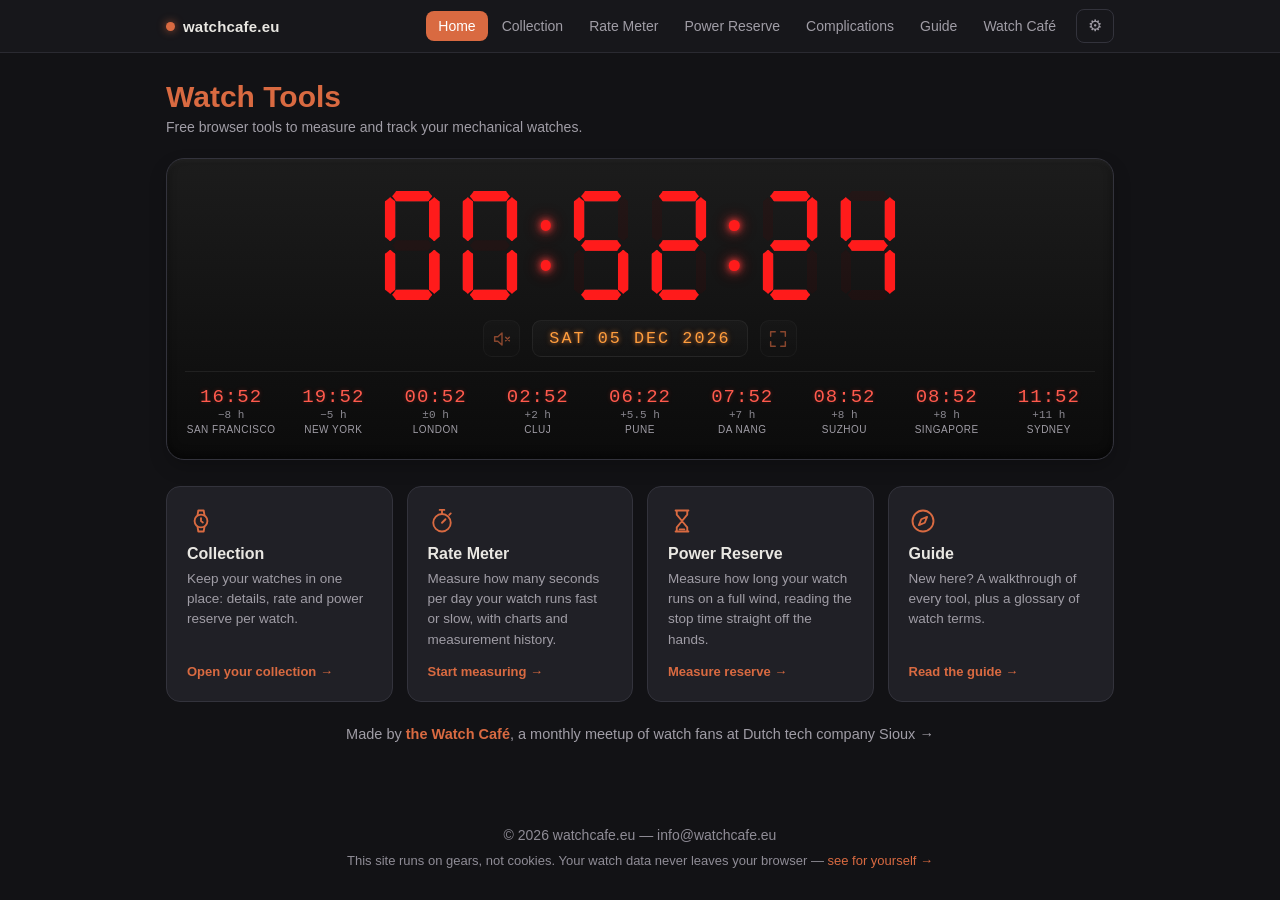
<file: clock/index.html>
<!DOCTYPE html>
<html lang="en">
<head>
  <meta charset="UTF-8">
  <title>Live Clock moved — watchcafe.eu</title>
  <!-- The live clock now lives on the homepage; keep this page so old bookmarks still work. -->
  <meta http-equiv="refresh" content="0; url=/">
  <link rel="canonical" href="https://watchcafe.eu/">
  <script>location.replace("/");</script>
</head>
<body>
  <p>The live clock has moved to the <a href="/">homepage</a>.</p>
</body>
</html>
</file>
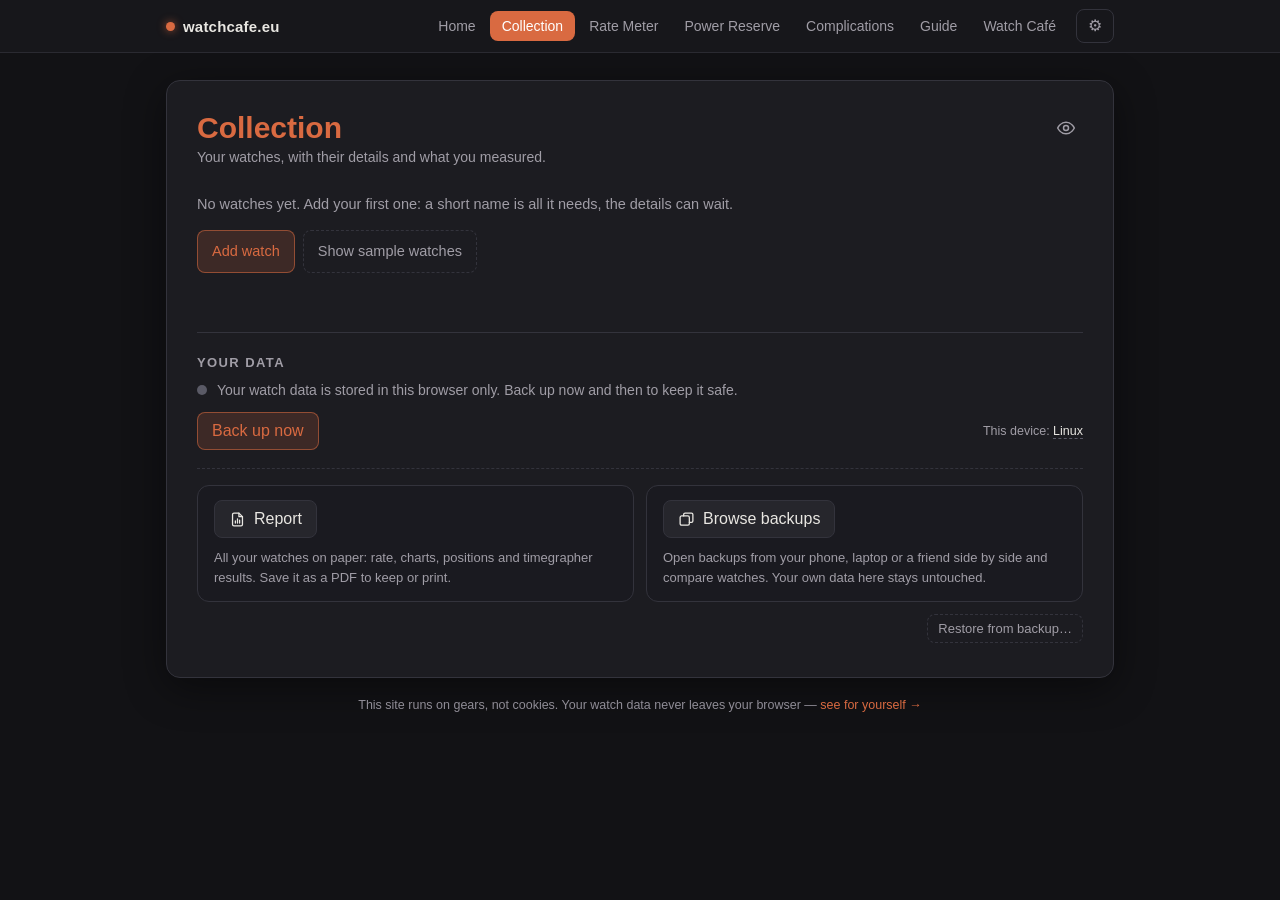
<file: collection/index.html>
<!DOCTYPE html>
<html lang="en">
<head>
<meta charset="UTF-8">
<meta name="viewport" content="width=device-width, initial-scale=1.0">
<title>Collection — watchcafe.eu</title>
  <link rel="stylesheet" href="/theme.css">
  <link rel="icon" href="/favicon.svg" type="image/svg+xml">
  <link rel="icon" href="/favicon-32.png" sizes="32x32" type="image/png">
  <link rel="apple-touch-icon" href="/apple-touch-icon.png">

<script src="/nav.js" defer></script>
<script src="/watchdata.js?v=16"></script>
<script src="/watchrate/sample.js?v=7"></script>
<script src="/brands.js?v=2"></script>
<script src="/standards.js?v=1"></script>
<style>
  :root{
    --page:#121215; --card:#1c1c21; --card2:#202026; --border:#33333c;
    --accent:#d96a41; --accent-d:#c25a36; --ink:#e9e7e2; --muted:#a09da6;
    --nav-bg:#17171b; --nav-border:#2a2a31; --nav-hover:#22222a; --accent-glow:rgba(217,106,65,.7);
  }
  *{box-sizing:border-box}
  [hidden]{display:none!important} /* elements with their own display (grid, pills) still hide */
  html{color-scheme:dark}
  html,body{margin:0;padding:0}
  body{background:var(--page);color:var(--ink);font-family:"Segoe UI",Roboto,Helvetica,Arial,sans-serif;min-height:100vh;padding:28px 16px 60px}
  .wrap{max-width:948px;margin:0 auto}
  .card{background:var(--card);border:1px solid var(--border);border-radius:14px;padding:30px 30px 34px;box-shadow:0 10px 40px rgba(0,0,0,.45)}
  @media(max-width:600px){.card{padding:22px 16px 26px}}
  h1{color:var(--accent);font-size:clamp(20px,3vw,30px);font-weight:800;margin:0 0 4px}
  .sub{color:var(--muted);font-size:14px;margin:0 0 22px}

  input[type=text],select{font:inherit;padding:9px 11px;border:1px solid var(--border);border-radius:8px;background:#26262c;color:var(--ink);width:100%}
  label.fld{display:block;font-size:11px;text-transform:uppercase;letter-spacing:1px;color:var(--muted);margin:0 0 5px}
  label.fld.req::after{content:" *";color:var(--accent)}
  button{font:inherit;cursor:pointer;border-radius:8px;padding:9px 14px;border:1px solid var(--border);background:#26262c;color:var(--ink);touch-action:manipulation}
  button:hover{background:#30303a}
  button:active{transform:scale(.98)}
  button.primary{background:color-mix(in srgb,var(--accent) 18%,transparent);border-color:color-mix(in srgb,var(--accent) 55%,transparent);color:var(--accent)}
  button.primary:hover{background:color-mix(in srgb,var(--accent) 30%,transparent);border-color:var(--accent)}
  button.sm{padding:6px 10px;font-size:13px}
  button.dash{background:transparent;border-style:dashed;color:var(--muted)}
  button.dash:hover{color:var(--ink)}
  button.armed{color:#ff6b5e;border-color:#ff6b5e;border-style:solid}
  .lab{font-size:11px;letter-spacing:1px;text-transform:uppercase;color:var(--muted);margin:0 0 10px}
  .notice{background:#2e221c;border:1px solid #45332a;color:#eda57f;padding:10px 14px;border-radius:8px;font-size:13px;margin-bottom:18px;display:none}
  .note{font-size:13px;color:var(--muted);margin:12px 0 0;min-height:1em}

  /* overview: one card per watch */
  .wgrid{display:grid;grid-template-columns:repeat(3,1fr);gap:12px}
  @media(max-width:820px){.wgrid{grid-template-columns:1fr 1fr}}
  @media(max-width:520px){.wgrid{grid-template-columns:1fr}}
  .wc{background:var(--card2);border:1px solid var(--border);border-radius:12px;padding:14px 16px;display:flex;flex-direction:column;gap:6px;text-align:left;color:var(--ink);text-decoration:none;min-width:0}
  .wc:hover{border-color:color-mix(in srgb,var(--accent) 55%,transparent);background:var(--card2)}
  .wc .brand{display:block;min-height:13px} /* kept when empty, so names line up */
  .wc .nm{font-weight:700;font-size:16px;overflow-wrap:anywhere}
  .wc .md{font-size:13px;color:var(--muted);overflow-wrap:anywhere}
  .wc .facts{display:flex;gap:6px;flex-wrap:wrap;margin-top:auto;padding-top:6px}
  .f{font-size:12px;border:1px solid var(--border);border-radius:999px;padding:2px 9px;color:var(--muted);white-space:nowrap}
  .f b{color:var(--ink);font-weight:600}
  .wc.add{border-style:dashed;align-items:center;justify-content:center;color:var(--muted);min-height:110px;background:transparent;cursor:pointer;font:inherit}
  .wc.add .plus{font-size:26px;line-height:1}

  .box{background:var(--card2);border:1px solid var(--border);border-radius:12px;padding:16px 18px;margin-top:14px}
  .form{display:grid;grid-template-columns:repeat(3,1fr);gap:12px}
  @media(max-width:700px){.form{grid-template-columns:1fr 1fr}}
  @media(max-width:420px){.form{grid-template-columns:1fr}}
  .formbtns{display:flex;justify-content:flex-end;gap:8px;margin-top:14px}
  .empty{color:var(--muted);font-size:14.5px;line-height:1.6;padding:6px 0 4px}
  .empty p{margin:0 0 14px}
  .empty .row{display:flex;gap:8px;flex-wrap:wrap}

  /* detail */
  .back{background:none;border:none;color:var(--muted);padding:0;font-size:14px}
  .dtop{display:flex;align-items:center;justify-content:space-between;gap:10px;margin:0 0 14px;min-height:30px}
  .pn{display:flex;align-items:center;gap:2px;font-size:13px;color:var(--muted);font-variant-numeric:tabular-nums}
  .pn button{background:none;width:30px;height:30px;padding:0;border-radius:999px;font-size:17px;line-height:1;display:inline-flex;align-items:center;justify-content:center}
  .pn button:hover{background:none;border-color:color-mix(in srgb,var(--accent) 55%,transparent);color:var(--accent)}
  .pn span{min-width:46px;text-align:center}
  a.rep{margin-left:auto;align-self:center;font-size:13px;padding:5px 10px;border:1px dashed var(--border);border-radius:8px;color:var(--muted);text-decoration:none;white-space:nowrap;flex:none}
  a.rep:hover{color:var(--ink);border-color:color-mix(in srgb,var(--accent) 55%,transparent)}
  .repov{display:none;margin-top:16px}
  @media(max-width:600px){.tabs a.rep{display:none}.repov{display:block}.repov a.rep{display:inline-block}}
  .back:hover{background:none;color:var(--ink)}
  .ident h2{margin:0;font-size:24px;overflow-wrap:anywhere}
  .ident .ref{color:var(--muted);font-size:14px;margin-top:3px}
  .tabs{display:flex;gap:4px;box-shadow:inset 0 -1px 0 var(--border);margin-top:20px;overflow-x:auto;overflow-y:hidden;scrollbar-width:none}
  .tabs::-webkit-scrollbar{display:none}
  .tabs button{background:none;border:none;border-bottom:2px solid transparent;border-radius:0;color:var(--muted);padding:10px 14px;font-weight:600;white-space:nowrap}
  .tabs button:hover{color:var(--ink);background:none}
  @media(max-width:480px){.tabs{gap:0}.tabs button{padding:10px 9px;font-size:14px}}
  .tabs button.on{color:var(--accent);border-bottom-color:var(--accent)}
  .pane{padding-top:20px}
  .meas{display:grid;grid-template-columns:repeat(3,1fr);gap:12px}
  @media(max-width:700px){.meas{grid-template-columns:1fr}}
  .ms{background:var(--card2);border:1px solid var(--border);border-radius:12px;padding:14px 16px;display:flex;flex-direction:column;gap:4px}
  .ms .mh{display:flex;justify-content:space-between;align-items:center;gap:6px 10px;flex-wrap:wrap}
  .ms .k{font-size:11px;letter-spacing:1px;text-transform:uppercase;color:var(--muted)}
  .ms .n{font-size:24px;font-weight:700;font-variant-numeric:tabular-nums}
  .ms .n.prev{color:var(--muted)}
  .ms .n.none{color:var(--muted);font-weight:400;font-size:16px;padding:5px 0}
  .ms .d{font-size:13px;color:var(--muted)}
  a.ms{color:var(--ink);text-decoration:none}
  a.ms:hover{border-color:color-mix(in srgb,var(--accent) 55%,transparent)}
  .ms .go{font-size:13px;margin-top:auto;padding-top:8px;color:var(--muted);font-weight:600}
  a.ms:hover .go{color:var(--accent)}
  .grid{display:grid;grid-template-columns:repeat(3,1fr);gap:1px;background:var(--border);border:1px solid var(--border);border-radius:12px;overflow:hidden}
  @media(max-width:700px){.grid{grid-template-columns:1fr 1fr}}
  .grid>div{background:var(--card2);padding:10px 14px;min-width:0}
  .grid .k{font-size:11px;letter-spacing:1px;text-transform:uppercase;color:var(--muted)}
  .grid .v{font-size:15px;margin-top:3px;overflow-wrap:anywhere}
  .grid .v.none{color:#6d6a73}
  .grid .v small{color:var(--muted);font-size:13px}
  .grid .v small a{color:var(--accent);text-decoration:none}
  .grid .v small a:hover{text-decoration:underline}
  /* a last cell alone on its row fills the row, so no empty grey cell shows */
  .grid>div:last-child:nth-child(3n+1){grid-column:span 3}
  .grid>div:last-child:nth-child(3n+2){grid-column:span 2}
  @media(max-width:700px){.grid>div:last-child{grid-column:auto!important}.grid>div:last-child:nth-child(odd){grid-column:span 2!important}}
  .serial{background:none;border:none;padding:0;color:var(--ink);font-size:15px}
  .serial:hover{background:none;color:var(--accent)}
  .detbtns{display:flex;justify-content:space-between;gap:8px;margin-top:14px;flex-wrap:wrap}

  /* running measurements: accent edge plus a pill; a quiet rate session gets a dashed pill and no edge */
  .wc{position:relative;overflow:hidden}
  .wc.act::before{content:"";position:absolute;left:0;top:0;bottom:0;width:3px;background:var(--accent)}
  .actrow{display:flex;gap:6px;flex-wrap:wrap}
  .ap{display:inline-flex;align-items:center;gap:5px;font-size:12px;border:1px solid;border-radius:999px;padding:2px 9px;white-space:nowrap}
  .ap.live{background:color-mix(in srgb,var(--accent) 18%,transparent);border-color:color-mix(in srgb,var(--accent) 55%,transparent);color:var(--accent)}
  .ap.live i{width:6px;height:6px;border-radius:50%;background:var(--accent);animation:appulse 2s infinite}
  .ap.quiet{border-style:dashed;border-color:#4a4a55;color:var(--muted)}
  @keyframes appulse{50%{opacity:.35}}
  @media(prefers-reduced-motion:reduce){.ap.live i{animation:none}}
  .listhd{display:flex;justify-content:space-between;align-items:center;gap:10px;margin:0 0 10px}
  .listhd .lab{margin:0}
  .sortpill{position:relative;display:inline-flex;align-items:center;gap:6px;border:1px dashed var(--border);border-radius:999px;padding:5px 12px;font-size:13px;color:var(--muted);cursor:pointer;white-space:nowrap}
  .sortpill:hover,.sortpill:focus-within{color:var(--ink)}
  .sortpill b{color:var(--ink);font-weight:600}
  .sortpill select{position:absolute;inset:0;width:100%;opacity:0;cursor:pointer;font-size:16px;padding:0;border:0}
  /* spec field: free text plus a pulldown of the standards (an invisible native select, so a phone shows its own picker) */
  .specrow{display:flex;gap:6px}
  .specrow input{flex:1;min-width:0}
  .specrow input::-webkit-calendar-picker-indicator{display:none!important}
  .specpick{position:relative;flex:none;width:42px;display:flex;align-items:center;justify-content:center;border:1px solid var(--border);border-radius:8px;background:#26262c;color:var(--muted);cursor:pointer}
  .specpick:hover,.specpick:focus-within{color:var(--ink);background:#30303a}
  .specpick select{position:absolute;inset:0;width:100%;height:100%;opacity:0;cursor:pointer;font-size:16px;padding:0;border:0}
  .divider{grid-column:1/-1;display:flex;align-items:center;gap:10px;font-size:11px;letter-spacing:1px;text-transform:uppercase;color:#6d6a73;margin:4px 0 -2px}
  .divider::after{content:"";flex:1;border-top:1px dashed var(--border)}
  .f.warn{color:#ff9f43;border-color:color-mix(in srgb,#ff9f43 45%,transparent)}
  .pill{display:inline-block;font-size:12px;border:1px solid var(--border);border-radius:999px;padding:2px 10px;color:var(--muted);vertical-align:middle;margin-left:8px;font-weight:400}
  .former{margin-top:16px}
  .former .wgrid{margin-top:12px;opacity:.75}

  /* logbook */
  .loghead{display:flex;justify-content:space-between;align-items:center;gap:10px;flex-wrap:wrap;margin-bottom:16px}
  .svc{font-size:14px;color:var(--muted)}
  .svc b{color:var(--ink);font-weight:600}
  .svc.due b{color:#ff9f43}
  .types{display:flex;flex-wrap:wrap;gap:8px;margin-bottom:14px}
  .chip{border-radius:999px;padding:6px 13px;font-size:13.5px;border:1px solid var(--border);background:#26262c;color:var(--ink)}
  .chip.on{background:color-mix(in srgb,var(--accent) 18%,transparent);border-color:color-mix(in srgb,var(--accent) 55%,transparent);color:var(--accent)}
  .lform{display:grid;grid-template-columns:150px 1fr 140px;gap:12px}
  .lform .wide{grid-column:1/-1}
  @media(max-width:620px){.lform{grid-template-columns:1fr 1fr}.lform .where{grid-column:1/-1;order:-1}}
  input[type=date]{font:inherit;padding:8px 10px;border:1px solid var(--border);border-radius:8px;background:#26262c;color:var(--ink);width:100%}
  .suggest{font-size:13px;color:var(--muted);margin-top:6px}
  .suggest button{font-size:13px;padding:3px 10px;border-radius:999px;border-style:dashed;background:transparent;color:var(--accent);margin-left:4px}
  .formbtns.split{justify-content:space-between}
  .formbtns.split span{display:flex;gap:8px}
  .tl{list-style:none;margin:0;padding:0;position:relative}
  .tl::before{content:"";position:absolute;left:15px;top:8px;bottom:8px;border-left:1px solid var(--border)}
  .tl li{position:relative;padding:0 0 6px 44px}
  .tl .ic{position:absolute;left:0;top:4px;width:31px;height:31px;border-radius:50%;background:var(--card);border:1px solid var(--border);display:flex;align-items:center;justify-content:center;color:var(--accent)}
  .tl .ic svg{width:16px;height:16px}
  .tl .it{display:block;width:100%;text-align:left;background:none;border:1px solid transparent;border-radius:10px;padding:8px 10px;color:var(--ink)}
  .tl .it:hover{background:var(--card2);border-color:var(--border)}
  .tl .h{display:flex;justify-content:space-between;gap:10px;flex-wrap:wrap}
  .tl .h b{font-weight:600}
  .tl .dt{color:var(--muted);font-size:13px;white-space:nowrap}
  .tl .ds{color:var(--muted);font-size:14px;margin-top:2px;line-height:1.5;overflow-wrap:anywhere}
  .tl .cost{color:var(--ink)}
  .tl.static .it{cursor:default}
  .tl.static .it:hover{background:none;border-color:transparent}
  .recent{margin-top:24px}
  .recent .lab{display:flex;justify-content:space-between;align-items:center}
  .recent .lab a{color:var(--accent);text-decoration:none;text-transform:none;letter-spacing:0;font-size:13px;font-weight:600;cursor:pointer}

  /* wearing today */
  .wear{background:var(--card2);border:1px solid var(--border);border-radius:12px;padding:16px 18px;margin-bottom:24px}
  .wear .hd{display:flex;justify-content:space-between;align-items:baseline;gap:10px;flex-wrap:wrap;margin-bottom:12px}
  .wear h2{font-size:17px;margin:0}
  .wear .hint{font-size:13px;color:var(--muted)}
  .wear{position:relative}
  .wear.closable .hd{padding-right:30px}
  .wear .x{position:absolute;top:10px;right:10px;background:none;border:none;color:var(--muted);padding:4px 8px;font-size:18px;line-height:1}
  .wear .x:hover{color:var(--ink);background:none}
  /* title row: the "Wearing today" pill sits right of the title, wraps below it on narrow screens */
  .top{display:flex;justify-content:space-between;align-items:flex-start;gap:12px;flex-wrap:wrap}
  .top .ttl{flex:1 1 260px;min-width:0}
  #wearPill{flex:0 1 auto;min-width:0;max-width:100%}
  #wearPill:empty{display:none}
  /* privacy switch: only an eye; grey when off, tinted when prices are hidden */
  .privbtn{order:2;flex:none;width:34px;height:34px;padding:0;border-radius:999px;display:inline-flex;align-items:center;justify-content:center;background:transparent;border:1px solid transparent;color:var(--muted)}
  .privbtn:hover{color:var(--ink);border-color:var(--border);background:transparent}
  .privbtn svg{width:20px;height:20px}
  .privbtn.on{color:var(--accent);background:color-mix(in srgb,var(--accent) 18%,transparent);border-color:color-mix(in srgb,var(--accent) 55%,transparent)}
  #wearPill{order:1}
  @media(max-width:600px){.top .ttl{flex-basis:200px}.privbtn{order:1}#wearPill{order:2;flex-basis:100%}}
  .mask{color:var(--muted);letter-spacing:2px}
  .tpill{display:inline-flex;align-items:center;gap:7px;max-width:100%;border-radius:999px;padding:7px 14px;font-size:13.5px;margin:4px 0 18px}
  .tpill .nm{overflow:hidden;text-overflow:ellipsis;white-space:nowrap}
  .tpill .car{font-size:10px;opacity:.8}
  .tpill.done{background:color-mix(in srgb,var(--accent) 18%,transparent);border-color:color-mix(in srgb,var(--accent) 55%,transparent);color:var(--accent)}
  .tpill.done:hover{background:color-mix(in srgb,var(--accent) 30%,transparent)}
  .tpill.todo{border-style:dashed;background:transparent;color:var(--muted)}
  .tpill.todo:hover{color:var(--ink)}
  .ovnudge .bknudge{margin:0 0 20px}
  .chips{display:flex;flex-wrap:wrap;gap:8px}
  .chips .chip{font-size:14px;padding:7px 14px}
  .chips .chip.on::before{content:"\2713  ";}
  .week{display:grid;grid-template-columns:repeat(7,minmax(0,1fr));gap:6px;margin-top:14px}
  .week button{border:1px solid var(--border);border-radius:8px;padding:6px 4px;font-size:12px;color:var(--muted);text-align:center;background:transparent;min-width:0}
  .week button b{display:block;color:var(--ink);font-weight:600;font-size:12px;margin-top:2px;white-space:nowrap;overflow:hidden;text-overflow:ellipsis}
  .week button b.none{color:#6d6a73;font-weight:400}
  /* narrow screens: no names in the strip (the chips show the chosen day), just a dot */
  @media(max-width:560px){
    .week button b{display:none}
    .week button::after{content:"";display:block;width:6px;height:6px;border-radius:50%;margin:5px auto 1px;background:#3a3a44}
    .week button.has::after{background:var(--accent)}
  }
  .week button.sel{border-color:color-mix(in srgb,var(--accent) 55%,transparent);background:color-mix(in srgb,var(--accent) 10%,transparent)}
  .f.worn{color:var(--accent);border-color:color-mix(in srgb,var(--accent) 45%,transparent)}
  .rot{margin-top:24px}
  .rotbar{display:flex;height:14px;border-radius:7px;overflow:hidden;margin:4px 0 10px}
  .rotbar span{display:block}
  .rleg{display:flex;flex-wrap:wrap;gap:6px 16px;font-size:13px;color:var(--muted)}
  .rleg i{display:inline-block;width:10px;height:10px;border-radius:2px;margin-right:6px;vertical-align:-1px}
  /* worn tab */
  .stats{display:grid;grid-template-columns:repeat(4,1fr);gap:10px}
  @media(max-width:700px){.stats{grid-template-columns:1fr 1fr}}
  .stat{background:var(--card2);border:1px solid var(--border);border-radius:12px;padding:12px 14px}
  .stat .n{font-size:24px;font-weight:700;color:var(--accent);font-variant-numeric:tabular-nums}
  .stat .t{font-size:12px;color:var(--muted)}
  .heatwrap{overflow-x:auto;margin-top:16px;padding-bottom:4px}
  .heat,.hmon{display:grid;grid-template-columns:repeat(53,11px);gap:3px}
  .heat{grid-template-rows:repeat(7,11px);grid-auto-flow:column}
  .heat i{width:11px;height:11px;border-radius:2px;background:#2a2a31}
  .heat i.w{background:var(--accent)}
  .heat i.o{background:color-mix(in srgb,var(--accent) 28%,#2a2a31)}
  .heat i.x{background:transparent}
  .hmon{font-size:11px;color:var(--muted);margin-top:4px;white-space:nowrap}
  .legend{font-size:12px;color:var(--muted);margin-top:10px;display:flex;gap:14px;flex-wrap:wrap}
  .legend i{display:inline-block;width:10px;height:10px;border-radius:2px;margin-right:5px;vertical-align:-1px}

  /* Your data (moved here from the Rate Meter) */
  .block{border-top:1px solid var(--border);margin-top:30px;padding-top:22px}
  .block h2{font-size:13px;text-transform:uppercase;letter-spacing:1.4px;color:var(--muted);margin:0 0 12px;font-weight:700}
  .bkstatus{display:flex;align-items:baseline;gap:10px;font-size:14px;margin-bottom:14px}
  .bkdot{width:10px;height:10px;border-radius:50%;flex:none;align-self:center;background:#5a5a66}
  .bkdot.ok{background:#3be35b;box-shadow:0 0 6px rgba(59,227,91,.6)}
  .bkdot.due{background:#ffb02e;box-shadow:0 0 6px rgba(255,176,46,.6)}
  .bkstatus .mut,.bkstatus.idle{color:var(--muted)}
  .bkmain{display:flex;align-items:center;gap:8px;flex-wrap:wrap}
  .devline{margin-left:auto;font-size:12.5px;color:var(--muted)}
  .devline button{font:inherit;color:var(--ink);background:none;border:none;border-bottom:1px dashed #5a5a66;border-radius:0;padding:0;cursor:pointer}
  .devline button:hover{color:var(--accent);border-color:var(--accent);background:none}
  @media(max-width:520px){.devline{margin-left:0;flex-basis:100%}}
  .bkmore{margin-top:18px;padding-top:16px;border-top:1px dashed var(--border)}
  .bktools{display:grid;grid-template-columns:1fr 1fr;gap:12px}
  @media(max-width:620px){.bktools{grid-template-columns:1fr}}
  .bktool{background:#1a1a20;border:1px solid var(--border);border-radius:12px;padding:14px 16px;display:flex;flex-direction:column;gap:10px}
  .bktool .btn{align-self:flex-start;text-decoration:none;border-radius:8px;padding:9px 14px;border:1px solid var(--border);background:#26262c;color:var(--ink);display:inline-flex;align-items:center;gap:8px}
  .bktool .btn:hover{background:#30303a}
  .bktool .btn svg{width:17px;height:17px;flex:none}
  .bktool p{margin:0;font-size:13px;line-height:1.5;color:var(--muted)}
  .bkrestore{display:flex;justify-content:flex-end;margin-top:12px}
  .bkrestore button{background:transparent;border-style:dashed;color:var(--muted)}
  /* reminder under "Record measurement" when a backup is due */
  .bknudge{display:flex;align-items:center;gap:10px;flex-wrap:wrap;margin-top:12px;padding:9px 12px;border-radius:8px;font-size:13px;color:var(--muted);background:#0e0e12;border:1px solid var(--border)}
  .bknudge .txt{flex:1 1 220px}
  .bknudge .txt b{color:var(--ink);font-weight:600}
  .bknudge .ok{color:#3be35b;font-weight:700;margin-right:4px}
  .bknudge .x{background:none;border:none;color:var(--muted);padding:2px 6px;font-size:16px;line-height:1}
  #recordBtn.done{color:#3be35b;border-color:color-mix(in srgb,#3be35b 55%,transparent);background:color-mix(in srgb,#3be35b 18%,transparent)}
  .bknudge .x:hover{color:var(--ink);background:none}
  .imppanel{margin-top:16px;background:var(--card);border:1px solid var(--border);border-radius:12px;padding:16px 18px}
  .imppanel h3{margin:0;font-size:18px;color:var(--accent)}
  .imppanel .from{font-size:13px;color:var(--muted);margin:2px 0 12px}
  .imppanel .from b{color:var(--ink);font-weight:600}
  .improw{display:flex;justify-content:space-between;gap:12px;padding:7px 0;border-top:1px solid var(--border);font-size:14px}
  .improw:last-of-type{border-bottom:1px solid var(--border)}
  .improw .st{color:var(--muted);text-align:right}
  .improw .st.add{color:#3be35b}
  .improw .st.del{color:#ff6b5e}
  .impbtns{display:flex;gap:8px;flex-wrap:wrap;margin-top:14px}
  .impbtns .replace{margin-left:auto;background:transparent;border-style:dashed;color:var(--muted)}
  .impsec{margin-top:14px;padding:10px 0 4px;border-top:1px dashed var(--border);font-size:11px;text-transform:uppercase;letter-spacing:1.2px;color:var(--muted);font-weight:700}
  .improw .sub{display:block;font-size:12px;color:var(--muted);margin-top:1px}
  .improw label{display:flex;align-items:flex-start;gap:9px;cursor:pointer;min-width:0}
  .improw input[type=checkbox],.improw .nock{flex:none;width:15px;height:15px;margin:2px 0 0;accent-color:var(--accent)}
  .improw input[type=checkbox]:disabled{opacity:.45}
  .improw label:has(input:disabled){cursor:default}
  .impbtns button:disabled{opacity:.4;cursor:default}
  .imppanel .hint2{font-size:12px;color:var(--muted);margin-top:10px}
  .wear .bknudge{margin-top:14px}
  .gears{margin-top:20px;text-align:center;font-size:12.5px;color:#8f8c96}
  .gears a{color:var(--accent);text-decoration:none}
  .gears a:hover{text-decoration:underline}
</style>
</head>
<body>
<div class="wrap">
  <div class="card">
    <div class="notice" id="notice"></div>

    <!-- ===== overview ===== -->
    <div id="vOverview">
      <div class="top">
        <div class="ttl"><h1 id="title">Collection</h1><p class="sub" id="sub"></p></div>
        <span id="wearPill"></span>
        <button class="privbtn" id="privBtn"></button>
      </div>
      <div id="overview"></div>
      <div class="box" id="addBox" hidden>
        <div class="form">
          <div><label class="fld req" for="addName" id="lblAddName"></label><input type="text" id="addName" autocomplete="off"></div>
          <div><label class="fld" for="addBrand" id="lblAddBrand"></label><input type="text" id="addBrand" autocomplete="off"></div>
          <div><label class="fld" for="addModel" id="lblAddModel"></label><input type="text" id="addModel" autocomplete="off"></div>
        </div>
        <div class="formbtns"><button class="sm" id="addCancel"></button><button class="sm primary" id="addSave"></button></div>
      </div>
      <p class="note" id="ovNote"></p>

      <div class="block" id="dataBlock">
        <h2 id="dataH2"></h2>
        <div class="bkstatus" id="bkStatus"><span class="bkdot" id="bkDot"></span><span id="bkText"></span></div>
        <div class="bkmain">
          <button class="primary" id="exportBtn"></button>
          <button id="shareBtn" hidden></button>
          <span class="devline" id="devLine"></span>
        </div>
        <div class="bkmore">
          <div class="bktools">
            <div class="bktool">
              <a class="btn" id="reportBtn" href="/watchrate/report.html"><svg viewBox="0 0 24 24" fill="none" stroke="currentColor" stroke-width="1.8" stroke-linecap="round" stroke-linejoin="round" aria-hidden="true"><path d="M14 3H7a2 2 0 0 0-2 2v14a2 2 0 0 0 2 2h10a2 2 0 0 0 2-2V8z"/><path d="M14 3v5h5"/><path d="M9 17v-3M12 17v-6M15 17v-4"/></svg><span id="reportLbl"></span></a>
              <p id="reportTxt"></p>
            </div>
            <div class="bktool">
              <a class="btn" id="viewerBtn" href="/watchrate/viewer.html"><svg viewBox="0 0 24 24" fill="none" stroke="currentColor" stroke-width="1.8" stroke-linecap="round" stroke-linejoin="round" aria-hidden="true"><rect x="3" y="7" width="13" height="13" rx="2"/><path d="M8 7V5a2 2 0 0 1 2-2h9a2 2 0 0 1 2 2v9a2 2 0 0 1-2 2h-3"/></svg><span id="viewerLbl"></span></a>
              <p id="viewerTxt"></p>
            </div>
          </div>
          <div class="bkrestore"><button class="sm" id="importBtn"></button></div>
        </div>
        <input type="file" id="importFile" accept="application/json" hidden>
        <div class="imppanel" id="impPanel" hidden></div>
      </div>
    </div>

    <!-- ===== one watch ===== -->
    <div id="vDetail" hidden>
      <div class="dtop"><button class="back" id="backBtn"></button>
        <div class="pn" id="pn" hidden><button id="pnPrev">‹</button><span id="pnPos"></span><button id="pnNext">›</button></div></div>
      <div class="ident"><h2><span id="dName"></span><span class="pill" id="dPill" hidden></span></h2><div class="ref" id="dRef"></div></div>
      <div class="tabs" id="tabs">
        <button data-tab="ov" id="tabOv"></button>
        <button data-tab="log" id="tabLog"></button>
        <button data-tab="worn" id="tabWorn"></button>
        <button data-tab="det" id="tabDet"></button>
        <a class="rep" id="repBtn"></a>
      </div>
      <div class="pane" id="paneOv"></div>
      <div class="pane" id="paneLog" hidden></div>
      <div class="pane" id="paneWorn" hidden></div>
      <div class="pane" id="paneDet" hidden></div>
    </div>
  </div>
  <div class="gears" id="gears"></div>
</div>

<script>
/* ===== texts ===== */
var I18N={
 en:{
  title:"Collection", sub:"Your watches, with their details and what you measured.",
  count:function(n){return n+(n===1?" watch":" watches");},
  addWatch:"Add watch", add:"Add", cancel:"Cancel", save:"Save",
  name:"Name", namePh:"e.g. Speedy",
  empty:"No watches yet. Add your first one: a short name is all it needs, the details can wait.",
  loadSample:"Show sample watches", sampleF:"sample", samplePill:"sample watch",
  clearSamples:function(n){return "Remove sample watches ("+n+")";},
  confirmClearSample:function(n){return (n===1?"Remove the sample watch":"Remove the "+n+" sample watches")+", including anything you added to "+(n===1?"it":"them")+"? Your own watches stay.";},
  noMeas:"no measurements yet", oneMeasF:"1 measurement", prevF:"previous", perDay:"s/day", reserveF:function(h){return h+" h reserve";},
  back:"← Collection", tabOv:"Overview", tabDet:"Details",
  dataH2:"Your data", exportBtn:"Back up now", importBtn:"Restore from backup…", shareBtn:"Share…",
  bkIdle:"Your watch data is stored in this browser only. Back up now and then to keep it safe.",
  bkNever:"Never backed up", bkOnlyHere:function(n){return n+(n===1?" item lives":" items live")+" only in this browser";},
  bkDone:"Backed up", bkLast:"Last backup", bkNewSince:function(n){return n+" new item"+(n===1?"":"s")+" since";},
  bkToday:"today", bkYesterday:"yesterday", bkDaysAgo:function(n){return n+" days ago";},
  bkSaved:"Saved.", bkItems:function(n){return n+" item"+(n===1?"":"s");},
  bkNudgeSince:function(m,ago){return "<b>"+m+"</b> since your last backup "+ago+".";},
  bkNudgeNever:function(m,n){return "<b>"+m+"</b> "+(n===1?"lives":"live")+" only in this browser.";}, bkDismiss:"Dismiss",
  reportLbl:"Report", viewerLbl:"Browse backups",
  reportTxt:"All your watches on paper: rate, charts, positions and timegrapher results. Save it as a PDF to keep or print.",
  viewerTxt:"Open backups from your phone, laptop or a friend side by side and compare watches. Your own data here stays untouched.",
  impTitle:"Restore backup", impFrom:"From", impNoDevice:"backup without device label",
  impNew:function(n){return "new watch, "+n+(n===1?" item":" items");}, impAdded:function(n){return "+"+n+" new";}, impRemoved:function(n){return n+" removed";}, impUpdated:"details updated",
  impSame:"no changes", impLocalOnly:"only on this device, kept", impWatchRemoved:"deleted on the other device",
  impMerge:"Merge", impCancel:"Cancel", impReplace:"Replace everything",
  impDelSec:"Deleted on this device · in the backup", impDelSub:function(d,n){return "deleted "+d+" · "+n+(n===1?" item":" items")+" in the backup";}, impSampleSub:"sample watch",
  impWillRestore:"will be restored", impSkip:"not imported",
  impMergeLbl:function(k,n,r){return "Merge"+(k<n?" "+k+" of "+n+" new":"")+(r?" and restore "+r:"");},
  impReplaceOff:"Replace everything takes the whole backup, so it’s off while a watch is unchecked.",
  impHintDel:"Deleted watches stay deleted unless you tick them above.",
  impHint:"Merge adds what’s new in the backup and keeps everything that’s only on this device. Deletions on either side carry over.",
  impReplaceConfirm:"Replace all data in this browser with this backup? Anything not in the backup is lost.",
  impBad:"Could not read this file as a valid backup.",
  devLbl:"This device:", devPrompt:"Name for this device (shown in backup files):",
  tabLog:"Logbook", tabWorn:"Worn",
  wearToday:"Wearing today", wearOn:function(d){return "Worn on "+d;}, wearHint:"Tap to log, tap again to undo", wearAsk:"Wearing today?", wearPill:function(n){return "Today: "+n;}, close:"Close",
  today:"Today", wornToday:"worn today", wornAgo:function(n){return n===1?"worn yesterday":"worn "+n+" d ago";},
  rotation:"Rotation, last 12 months", daysLogged:function(n){return n+(n===1?" day":" days")+" logged";},
  stDays:"days worn, last 12 months", stShare:"of the days you logged", stLast:"last worn", stStreak:"longest streak (days)",
  never:"never", wornEmpty:"Not logged yet. Tap this watch under \u201cWearing today\u201d in the collection overview.",
  lgThis:"this watch", lgOther:"another watch", lgNone:"nothing logged",
  types:{purchase:"Purchase",service:"Service",repair:"Repair",strap:"Strap / bracelet",event:"Event",sold:"Sold or gifted",note:"Note"},
  whereLbl:{purchase:"Bought from",service:"Done by",repair:"Done by",strap:"Strap",event:"Event",sold:"To"},
  wherePh:{purchase:"e.g. a dealer, a boutique, a friend",service:"e.g. a watchmaker",repair:"e.g. a watchmaker",strap:"e.g. brown leather",event:"e.g. a watch meetup, a fair, a boutique visit",sold:"e.g. a friend"},
  costLbl:{purchase:"Price",sold:"Price",service:"Cost",repair:"Cost",strap:"Cost"}, costPh:"e.g. € 250",
  date:"Date", noteLbl:"Note", notePh:"optional",
  addEntry:"+ Add entry", delEntry:"Delete", delEntryAgain:"Click again to delete",
  logEmpty:"Nothing logged yet. Add a purchase, a service, a strap change or an event you took this watch to.",
  suggest:"Suggestion:", needDate:"Pick a date.",
  svcNext:function(d,y){return "Next service around <b>"+d+"</b> (every "+y+" years)";},
  svcDue:function(d){return "<b>Service due</b> since around "+d;},
  sortLbl:"Sort", others:"Others",
  sorts:{smart:"Smart",worn:"Last worn",most:"Most worn",bought:"Purchase date",price:"Price",brand:"Brand",name:"Name",service:"Service due",added:"Added"},
  apRate:function(a){return "Rate · "+a;}, apRateQuiet:function(a){return "Rate · last "+a+" ago";},
  apReserve:function(a){return "Reserve · "+a;}, apStopped:"Reserve · stopped",
  unitH:"h", unitD:"d", unitW:"wk", unitM:"mo",
  svcPill:"service due", soldPill:"sold or gifted", formerN:function(n){return "Former watches ("+n+")";},
  recent:"Recent", seeAll:"See all →", purchased:"Purchased", price:"Price",
  svc:{"":"—","3":"3 years","4":"4 years","5":"5 years","6":"6 years","7":"7 years","8":"8 years","10":"10 years"},
  rate:"Rate", reserve:"Power reserve", tg:"Timegrapher",
  rateD:function(n,span){return "Last session, "+n+" measurements over "+span;},
  rateNone:"No measurements yet", oneMeas:"One measurement so far; the rate needs two.",
  ratePrev:function(end,start){return "Previous session, ended "+end+". New session since "+start+"; the rate needs a second measurement.";},
  reserveD:function(n){return n===1?"From 1 measurement":"Average of "+n+" measurements";},
  reserveNone:"Not measured yet", tgD:function(d){return "Last session "+d;},
  tgN:function(n){return n+(n===1?" session":" sessions");}, tgNone:"No sessions yet",
  openRM:"Open in Rate Meter →", openPR:"Open in Power Reserve →",
  report:"Report ↗", reportOv:"Report for this watch ↗", prevW:"Previous watch (←)", nextW:"Next watch (→)",
  fields:{brand:"Brand",model:"Model",ref:"Reference",caliber:"Caliber / movement",spec:"Accuracy spec",gmt:"GMT",year:"Year",serial:"Serial number",caseSize:"Case size",lugWidth:"Lug width",boxPapers:"Box & papers",serviceYears:"Service interval"},
  specPick:"Choose a standard",ph:{caliber:"e.g. 861, manual wind",spec:"e.g. COSC or −2/+4",year:"e.g. 1969",caseSize:"e.g. 42 mm",lugWidth:"e.g. 20 mm"},
  gmtO:{"":"—",flyer:"Flyer (hour hand jumps)",caller:"Caller (GMT hand jumps)"},gmtV:{flyer:"Flyer",caller:"Caller"},gmtLink:"Set it →",
  bp:{"":"—",full:"Full set",papers:"Papers only",box:"Box only",none:"Watch only"},
  refPfx:"Ref. ", calPfx:"Cal. ",
  privOff:"Hide prices and serial numbers", privOn:"Show prices and serial numbers",
  showSerial:"Click to show", edit:"Edit details", del:"Delete watch…",
  delArmed:function(n){return "Click again within 5 seconds to delete “"+n+"” and all its measurements.";},
  delAgain:"Click again to delete",
  delNoBackup:"It isn’t in any backup yet, so it can’t be brought back.", delBackupFirst:"Back up first",
  delFromBackup:function(a){return "You can bring it back from your last backup ("+a+") with “Restore from backup…”.";},
  delFromBackupLess:function(a,n){return "Your last backup ("+a+") can bring it back, but without the "+n+(n===1?" item":" items")+" added since.";},
  deleted:function(n){return "“"+n+"” deleted.";},
  needName:"A watch needs a name.",
  notFound:"This watch isn't in this browser (any more).",
  notice:"Your browser blocks local storage, so changes here can't be saved.",
  gears:"This site runs on gears, not cookies. Your watch data never leaves your browser — ", gearsLink:"see for yourself →"
 },
 nl:{
  title:"Collectie", sub:"Je horloges, met hun gegevens en wat je hebt gemeten.",
  count:function(n){return n+(n===1?" horloge":" horloges");},
  addWatch:"Horloge toevoegen", add:"Toevoegen", cancel:"Annuleren", save:"Opslaan",
  name:"Naam", namePh:"bijv. Speedy",
  empty:"Nog geen horloges. Voeg je eerste toe: een korte naam is genoeg, de gegevens kunnen later.",
  loadSample:"Toon voorbeeldhorloges", sampleF:"voorbeeld", samplePill:"voorbeeldhorloge",
  clearSamples:function(n){return "Voorbeeldhorloges verwijderen ("+n+")";},
  confirmClearSample:function(n){return (n===1?"Het voorbeeldhorloge":"De "+n+" voorbeeldhorloges")+" verwijderen, inclusief wat je eraan hebt toegevoegd? Je eigen horloges blijven staan.";},
  noMeas:"nog geen metingen", oneMeasF:"1 meting", prevF:"vorige", perDay:"s/dag", reserveF:function(h){return h+" u reserve";},
  back:"← Collectie", tabOv:"Overzicht", tabDet:"Gegevens",
  dataH2:"Je gegevens", exportBtn:"Back-up maken", importBtn:"Herstellen uit back-up…", shareBtn:"Delen…",
  bkIdle:"Je horlogedata staat alleen in deze browser. Maak af en toe een back-up, dan is hij veilig.",
  bkNever:"Nog nooit een back-up gemaakt", bkOnlyHere:function(n){return n+(n===1?" item staat":" items staan")+" alleen in deze browser";},
  bkDone:"Back-up gemaakt", bkLast:"Laatste back-up", bkNewSince:function(n){return n+(n===1?" nieuw item":" nieuwe items")+" sindsdien";},
  bkToday:"vandaag", bkYesterday:"gisteren", bkDaysAgo:function(n){return n+" dagen geleden";},
  bkSaved:"Opgeslagen.", bkItems:function(n){return n+(n===1?" item":" items");},
  bkNudgeSince:function(m,ago){return "<b>"+m+"</b> sinds je laatste back-up van "+ago+".";},
  bkNudgeNever:function(m,n){return "<b>"+m+"</b> "+(n===1?"staat":"staan")+" alleen in deze browser.";}, bkDismiss:"Sluiten",
  reportLbl:"Rapport", viewerLbl:"Back-ups bekijken",
  reportTxt:"Al je horloges op papier: gang, grafieken, posities en timegrapher-resultaten. Bewaar het als PDF of print het.",
  viewerTxt:"Open back-ups van je telefoon, laptop of een vriend naast elkaar en vergelijk horloges. Je eigen gegevens hier blijven ongemoeid.",
  impTitle:"Back-up herstellen", impFrom:"Van", impNoDevice:"back-up zonder apparaatlabel",
  impNew:function(n){return "nieuw horloge, "+n+(n===1?" item":" items");}, impAdded:function(n){return "+"+n+" nieuw";}, impRemoved:function(n){return n+" verwijderd";}, impUpdated:"gegevens bijgewerkt",
  impSame:"geen wijzigingen", impLocalOnly:"alleen op dit apparaat, blijft staan", impWatchRemoved:"verwijderd op het andere apparaat",
  impMerge:"Samenvoegen", impCancel:"Annuleren", impReplace:"Alles vervangen",
  impDelSec:"Verwijderd op dit apparaat · in de back-up", impDelSub:function(d,n){return "verwijderd "+d+" · "+n+(n===1?" item":" items")+" in de back-up";}, impSampleSub:"voorbeeldhorloge",
  impWillRestore:"wordt teruggezet", impSkip:"niet geïmporteerd",
  impMergeLbl:function(k,n,r){return "Samenvoegen"+(k<n?" ("+k+" van "+n+" nieuw)":"")+(r?" en "+r+" terugzetten":"");},
  impReplaceOff:"Alles vervangen neemt de hele back-up over en staat daarom uit zolang er een horloge is uitgevinkt.",
  impHintDel:"Verwijderde horloges blijven weg, tenzij je ze hierboven aanvinkt.",
  impHint:"Samenvoegen voegt toe wat nieuw is in de back-up en houdt alles wat alleen op dit apparaat staat. Verwijderingen aan beide kanten worden overgenomen.",
  impReplaceConfirm:"Alle gegevens in deze browser vervangen door deze back-up? Wat niet in de back-up staat, ben je kwijt.",
  impBad:"Kon dit bestand niet lezen als geldige back-up.",
  devLbl:"Dit apparaat:", devPrompt:"Naam voor dit apparaat (komt in de back-upbestanden):",
  tabLog:"Logboek", tabWorn:"Gedragen",
  wearToday:"Vandaag om", wearOn:function(d){return "Gedragen op "+d;}, wearHint:"Tik om vast te leggen, nog eens om ongedaan te maken", wearAsk:"Wat draag je vandaag?", wearPill:function(n){return "Vandaag: "+n;}, close:"Sluiten",
  today:"Vandaag", wornToday:"vandaag om", wornAgo:function(n){return n===1?"gisteren om":n+" d geleden om";},
  rotation:"Rotatie, afgelopen 12 maanden", daysLogged:function(n){return n+(n===1?" dag":" dagen")+" vastgelegd";},
  stDays:"dagen gedragen, afgelopen 12 maanden", stShare:"van de vastgelegde dagen", stLast:"laatst gedragen", stStreak:"langste reeks (dagen)",
  never:"nooit", wornEmpty:"Nog niets vastgelegd. Tik dit horloge aan bij \u201cVandaag om\u201d in het collectie-overzicht.",
  lgThis:"dit horloge", lgOther:"een ander horloge", lgNone:"niets vastgelegd",
  types:{purchase:"Aankoop",service:"Onderhoud",repair:"Reparatie",strap:"Band",event:"Evenement",sold:"Verkocht of weggegeven",note:"Notitie"},
  whereLbl:{purchase:"Gekocht bij",service:"Gedaan door",repair:"Gedaan door",strap:"Band",event:"Evenement",sold:"Aan"},
  wherePh:{purchase:"bijv. een dealer, boutique, vriend",service:"bijv. een horlogemaker",repair:"bijv. een horlogemaker",strap:"bijv. bruin leer",event:"bijv. een horlogemeetup, beurs, boutiquebezoek",sold:"bijv. een vriend"},
  costLbl:{purchase:"Prijs",sold:"Prijs",service:"Kosten",repair:"Kosten",strap:"Kosten"}, costPh:"bijv. € 250",
  date:"Datum", noteLbl:"Notitie", notePh:"optioneel",
  addEntry:"+ Toevoegen", delEntry:"Verwijderen", delEntryAgain:"Klik nogmaals om te verwijderen",
  logEmpty:"Nog niets vastgelegd. Voeg een aankoop, onderhoudsbeurt, bandwissel of evenement toe waar je dit horloge mee naartoe nam.",
  suggest:"Suggestie:", needDate:"Kies een datum.",
  svcNext:function(d,y){return "Volgende onderhoudsbeurt rond <b>"+d+"</b> (elke "+y+" jaar)";},
  svcDue:function(d){return "<b>Onderhoud nodig</b> sinds ongeveer "+d;},
  sortLbl:"Sorteer", others:"Overige",
  sorts:{smart:"Slim",worn:"Laatst gedragen",most:"Meest gedragen",bought:"Aankoopdatum",price:"Prijs",brand:"Merk",name:"Naam",service:"Onderhoud",added:"Toegevoegd"},
  apRate:function(a){return "Gang · "+a;}, apRateQuiet:function(a){return "Gang · laatste "+a+" geleden";},
  apReserve:function(a){return "Reserve · "+a;}, apStopped:"Reserve · gestopt",
  unitH:"u", unitD:"d", unitW:"wk", unitM:"mnd",
  svcPill:"onderhoud nodig", soldPill:"verkocht of weggegeven", formerN:function(n){return "Eerdere horloges ("+n+")";},
  recent:"Recent", seeAll:"Alles bekijken →", purchased:"Gekocht", price:"Prijs",
  svc:{"":"—","3":"3 jaar","4":"4 jaar","5":"5 jaar","6":"6 jaar","7":"7 jaar","8":"8 jaar","10":"10 jaar"},
  rate:"Gang", reserve:"Gangreserve", tg:"Timegrapher",
  rateD:function(n,span){return "Laatste sessie, "+n+" metingen over "+span;},
  rateNone:"Nog geen metingen", oneMeas:"Nog maar één meting; voor de gang zijn er twee nodig.",
  ratePrev:function(end,start){return "Vorige sessie, tot "+end+". Nieuwe sessie sinds "+start+"; voor de gang is een tweede meting nodig.";},
  reserveD:function(n){return n===1?"Uit 1 meting":"Gemiddelde van "+n+" metingen";},
  reserveNone:"Nog niet gemeten", tgD:function(d){return "Laatste sessie "+d;},
  tgN:function(n){return n+(n===1?" sessie":" sessies");}, tgNone:"Nog geen sessies",
  openRM:"Open in Rate Meter →", openPR:"Open in Gangreserve →",
  report:"Rapport ↗", reportOv:"Rapport van dit horloge ↗", prevW:"Vorig horloge (←)", nextW:"Volgend horloge (→)",
  fields:{brand:"Merk",model:"Model",ref:"Referentie",caliber:"Kaliber / uurwerk",spec:"Nauwkeurigheidsnorm",gmt:"GMT",year:"Jaar",serial:"Serienummer",caseSize:"Kastmaat",lugWidth:"Bandaanzet",boxPapers:"Doos & papieren",serviceYears:"Onderhoudsinterval"},
  specPick:"Kies een norm",ph:{caliber:"bijv. 861, handopwind",spec:"bijv. COSC of −2/+4",year:"bijv. 1969",caseSize:"bijv. 42 mm",lugWidth:"bijv. 20 mm"},
  gmtO:{"":"—",flyer:"Flyer (uurwijzer springt)",caller:"Caller (GMT-wijzer springt)"},gmtV:{flyer:"Flyer",caller:"Caller"},gmtLink:"Gelijkzetten →",
  bp:{"":"—",full:"Compleet",papers:"Alleen papieren",box:"Alleen doos",none:"Alleen horloge"},
  refPfx:"Ref. ", calPfx:"Kal. ",
  privOff:"Prijzen en serienummers verbergen", privOn:"Prijzen en serienummers tonen",
  showSerial:"Klik om te tonen", edit:"Gegevens bewerken", del:"Horloge verwijderen…",
  delArmed:function(n){return "Klik binnen 5 seconden nogmaals om “"+n+"” en al zijn metingen te verwijderen.";},
  delAgain:"Klik nogmaals om te verwijderen",
  delNoBackup:"Het staat nog in geen enkele back-up, dus je krijgt het niet terug.", delBackupFirst:"Eerst een back-up maken",
  delFromBackup:function(a){return "Je kunt het terughalen uit je laatste back-up ("+a+") via “Herstellen uit back-up…”.";},
  delFromBackupLess:function(a,n){return "Je laatste back-up ("+a+") kan het terughalen, maar zonder de "+n+(n===1?" item":" items")+" van daarna.";},
  deleted:function(n){return "“"+n+"” verwijderd.";},
  needName:"Een horloge heeft een naam nodig.",
  notFound:"Dit horloge staat (niet meer) in deze browser.",
  notice:"Je browser blokkeert lokale opslag, dus wijzigingen hier kunnen niet worden bewaard.",
  gears:"Deze site draait op tandwielen, niet op cookies. Je horlogedata verlaat je browser nooit — ", gearsLink:"zie het zelf →"
 }
};
var FIELDS=["brand","model","ref","caliber","spec","gmt","year","serial","caseSize","lugWidth","boxPapers","serviceYears"];
var TYPES=["purchase","service","repair","strap","event","sold","note"];
var lang=(function(){try{return localStorage.getItem("siouxWatchRateMeterLang")||"en";}catch(e){return "en";}})();
function T(){return I18N[lang]||I18N.en;}

/* ===== storage: the same data as the Rate Meter and Power Reserve ===== */
var KEY="siouxWatchRateMeter",memOnly=false,state;
function uid(){return Date.now().toString(36)+Math.random().toString(36).slice(2,7);}
function load(){
  try{var raw=localStorage.getItem(KEY);if(raw){var d=JSON.parse(raw);if(d&&Array.isArray(d.watches))return d;}}
  catch(e){memOnly=true;}
  return null;
}
// Data from before version 2 (users) is converted by the Rate Meter; never overwrite it here.
function legacy(){try{var d=JSON.parse(localStorage.getItem(KEY));return !!(d&&!Array.isArray(d.watches));}catch(e){return false;}}
function save(){
  if(memOnly||legacy())return;
  try{localStorage.setItem(KEY,JSON.stringify(state));}catch(e){memOnly=true;showNotice();}
}
function reload(){state=load()||{version:2,activeWatch:null,watches:[]};WatchData.ensureIds(state.watches);}
function showNotice(){var n=document.getElementById("notice");n.style.display=memOnly?"block":"none";n.textContent=T().notice;}

/* ===== helpers ===== */
function esc(s){return String(s==null?"":s).replace(/[&<>"]/g,function(c){return{"&":"&amp;","<":"&lt;",">":"&gt;",'"':"&quot;"}[c];});}
function byId(id){return state.watches.find(function(w){return String(w.id)===String(id);})||null;}
function info(w){return w.info||{};}
function modelLine(w){var i=info(w);return [i.brand,i.model].filter(Boolean).join(" ");}
function refLine(w){
  var i=info(w),t=T(),parts=[];
  var m=modelLine(w);if(m)parts.push(m);
  if(i.ref)parts.push(t.refPfx+i.ref);
  if(i.caliber)parts.push(/^\d/.test(i.caliber)?t.calPfx+i.caliber:i.caliber);
  if(i.year)parts.push(i.year);
  return parts.join(" · ");
}
function fmtRate(r){var v=r.rate;return (v>0?"+":v<0?"−":"±")+Math.abs(v).toFixed(1);}
function humanSpan(ms){var d=ms/864e5,h=ms/36e5,nl=lang==="nl";
  if(d>=1)return d.toFixed(1)+(nl?" dagen":" days");if(h>=1)return h.toFixed(1)+(nl?" uur":" hours");return Math.round(ms/6e4)+" min";}
function fmtDate(ms){return new Date(ms).toLocaleDateString(lang==="nl"?"nl-NL":"en-GB",{day:"numeric",month:"short",year:"numeric"});}
function reserveHours(w){
  var l=(w.powerReserve||[]).filter(function(p){return p.reserveMs>0;});
  if(!l.length)return null;
  var avg=l.reduce(function(a,p){return a+p.reserveMs;},0)/l.length;
  return {h:Math.round(avg/36e5),n:l.length};
}

/* ===== logbook helpers =====
   w.log = [{id, t, type, where?, cost?, note?, edited?}]; t is the day at 00:00 UTC,
   so a date never shifts with the time zone. Costs are free text ("€ 250"). */
var ICONS={
  purchase:'<path d="M6 8h12l-1 12H7z"/><path d="M9 8V6a3 3 0 0 1 6 0v2"/>',
  service:'<circle cx="12" cy="12" r="3"/><path d="M12 2.5v3M12 18.5v3M2.5 12h3M18.5 12h3M5.3 5.3l2.1 2.1M16.6 16.6l2.1 2.1M5.3 18.7l2.1-2.1M16.6 7.4l2.1-2.1"/>',
  repair:'<path d="M14.7 6.3a4 4 0 0 0-5.4 5.4L3 18l3 3 6.3-6.3a4 4 0 0 0 5.4-5.4l-2.6 2.6-2.8-2.8z"/>',
  strap:'<rect x="9" y="2" width="6" height="20" rx="2"/><path d="M9 8h6M9 16h6"/>',
  event:'<rect x="3.5" y="5" width="17" height="15" rx="2"/><path d="M3.5 10h17M8 3v4M16 3v4"/>',
  sold:'<path d="M3 12V4h8l10 10-8 8z"/><circle cx="7.5" cy="8.5" r="1.3"/>',
  note:'<path d="M5 19h14M7 15l9-9 2 2-9 9H7z"/>'
};
function svgIcon(type){return '<svg viewBox="0 0 24 24" fill="none" stroke="currentColor" stroke-width="1.7" stroke-linecap="round" stroke-linejoin="round" aria-hidden="true">'+(ICONS[type]||ICONS.note)+'</svg>';}
function dayStr(t){return new Date(t).toISOString().slice(0,10);}
function parseDay(s){var p=(s||"").split("-");return p.length===3?Date.UTC(+p[0],+p[1]-1,+p[2]):NaN;}
function todayStr(){var d=new Date();return d.getFullYear()+"-"+("0"+(d.getMonth()+1)).slice(-2)+"-"+("0"+d.getDate()).slice(-2);}
function fmtDay(t){return new Date(t).toLocaleDateString(lang==="nl"?"nl-NL":"en-GB",{day:"numeric",month:"short",year:"numeric",timeZone:"UTC"});}
function fmtMonth(t){return new Date(t).toLocaleDateString(lang==="nl"?"nl-NL":"en-GB",{month:"short",year:"numeric",timeZone:"UTC"});}
function logOf(w){return (w.log||[]).slice().sort(function(a,b){return b.t-a.t||(b.id>a.id?1:-1);});}
function lastOf(w,types){return logOf(w).find(function(e){return types.indexOf(e.type)>-1;})||null;}
// sold or gifted, and not bought back since
function isFormer(w){var e=lastOf(w,["purchase","sold"]);return !!(e&&e.type==="sold");}
// next service: the interval after the last service, or after the purchase if never serviced
function serviceInfo(w){
  var y=+info(w).serviceYears;if(!y||isFormer(w))return null;
  var base=lastOf(w,["service"])||lastOf(w,["purchase"]);if(!base)return null;
  var d=new Date(base.t);d.setUTCFullYear(d.getUTCFullYear()+y);
  return {due:d.getTime(),years:y,overdue:d.getTime()<=Date.now()};
}
function entryTitle(e){var t=T();return t.types[e.type]+(e.where?" · "+e.where:"");}
function entryHTML(e,clickable){
  var desc=[e.note?esc(e.note):"",e.cost?(priv?MASK:'<span class="cost">'+esc(e.cost)+'</span>'):""].filter(Boolean).join(" · ");
  var inner='<span class="h"><b>'+esc(entryTitle(e))+'</b><span class="dt">'+esc(fmtDay(e.t))+'</span></span>'
    +(desc?'<span class="ds">'+desc+'</span>':'');
  return '<li><span class="ic">'+svgIcon(e.type)+'</span>'
    +(clickable?'<button class="it" data-entry="'+esc(e.id)+'">'+inner+'</button>':'<div class="it">'+inner+'</div>')+'</li>';
}

/* Event suggestions: café dates (meetings.txt, cafe-log.txt) and watch events
   (events.txt) from this site, so "Event" can prefill a name for that day. */
var SUGGEST=null;
function loadSuggest(){
  if(SUGGEST)return SUGGEST;
  function get(u){return fetch(u,{cache:"no-store"}).then(function(r){return r.ok?r.text():"";}).catch(function(){return "";});}
  var MONTHS=["january","february","march","april","may","june","july","august","september","october","november","december"];
  SUGGEST=Promise.all([get("/meetings.txt"),get("/cafe-log.txt"),get("/events.txt")]).then(function(x){
    var out=[],CAFE="Watch Café, Sioux Labs";
    x[0].split(/\r?\n/).forEach(function(l){var m=/^\s*(\d{4}-\d{2}-\d{2})/.exec(l);if(m){var d=parseDay(m[1]);out.push({a:d,b:d,name:CAFE});}});
    x[1].split(/\r?\n/).forEach(function(l){
      if(/^\s*#/.test(l))return;
      var m=/(january|february|march|april|may|june|july|august|september|october|november|december)\s+(\d{1,2})\w*,?\s+(\d{4})/i.exec(l);
      if(m){var d=Date.UTC(+m[3],MONTHS.indexOf(m[1].toLowerCase()),+m[2]);out.push({a:d,b:d,name:CAFE});}
    });
    x[2].split(/\r?\n/).forEach(function(l){
      if(/^\s*#/.test(l)||l.indexOf("|")<0)return;
      var f=l.split("|").map(function(s){return s.trim();}),r=f[0].split("..");
      var a=parseDay(r[0]),b=r[1]?parseDay(r[1]):a;
      if(isFinite(a)&&f[1])out.push({a:a,b:b,name:f[1]+(f[2]?", "+f[2]:"")});
    });
    return out;
  });
  return SUGGEST;
}

/* ===== worn: w.worn = [{id, t}], t = the day at 00:00 UTC =====
   Two devices can log the same day under different ids; days are counted once. */
var DAY=864e5,PALETTE=["#d96a41","#5b9bff","#48c777","#d4af52","#b07cff","#4fc3c7","#ff7a9c","#a09da6"];
function todayT(){return parseDay(todayStr());}
function wornDays(w){var o={};(w.worn||[]).forEach(function(x){o[x.t]=1;});return o;}
function wornOn(w,day){return (w.worn||[]).some(function(x){return x.t===day;});}
function lastWorn(w){return (w.worn||[]).reduce(function(m,x){return Math.max(m,x.t);},0)||null;}
function toggleWorn(w,day){
  if(wornOn(w,day)){
    // undo: drop every entry for that day, also ones merged in from another device
    (w.worn||[]).forEach(function(x){if(x.t===day)WatchData.markDeleted(state,x.id);});
    w.worn=w.worn.filter(function(x){return x.t!==day;});
  }else{
    if(!Array.isArray(w.worn))w.worn=[];
    w.worn.push({id:uid(),t:day});w.worn.sort(function(a,b){return a.t-b.t;});
  }
  save();
}
function fmtWeekday(t,long){return new Date(t).toLocaleDateString(lang==="nl"?"nl-NL":"en-GB",long?{weekday:"short",day:"numeric",month:"short",timeZone:"UTC"}:{weekday:"short",timeZone:"UTC"});}

/* ===== routing: #<watch id> shows one watch, no hash the overview ===== */
var tab="ov",editing=false;
function currentId(){return decodeURIComponent(location.hash.slice(1));}
function render(){
  var t=T(),id=currentId();
  document.title=(id?((byId(id)||{}).name||t.title):t.title)+" — watchcafe.eu";
  document.getElementById("vOverview").hidden=!!id;
  document.getElementById("vDetail").hidden=!id;
  renderPriv();
  if(id)renderDetail(id);else renderOverview();
}

/* ===== overview ===== */
// "Wearing today": one tap per watch, with the last seven days to fix a forgotten day.
// Open until a watch is logged for today; then it folds into the pill next to the title.
// Closed by hand on a day without a watch, it stays closed until tomorrow (remembered per device).
var WEARKEY="siouxWatchWearClosed";
function wearClosedToday(){try{return +localStorage.getItem(WEARKEY)===todayT();}catch(e){return false;}}
function setWearShow(v){
  wearShow=v;wearDay=null;
  try{if(v)localStorage.removeItem(WEARKEY);else localStorage.setItem(WEARKEY,String(todayT()));}catch(e){}
}
function wearOpen(now){
  return wearShow!==null?wearShow:!wearClosedToday()&&!now.some(function(w){return wornOn(w,todayT());});
}
function wearPillHTML(now){
  if(!now.length)return "";
  var t=T(),worn=now.filter(function(w){return wornOn(w,todayT());}),car='<span class="car">'+(wearOpen(now)?"▲":"▼")+'</span>';
  if(!worn.length)return '<button class="tpill todo" id="wearToggle">'+esc(t.wearAsk)+' '+car+'</button>';
  var names=worn.map(function(w){return w.name;}).join(", ");
  return '<button class="tpill done" id="wearToggle" title="'+esc(names)+'"><span class="nm">✓ '+esc(t.wearPill(names))+'</span>'+car+'</button>';
}
function wearHTML(now){
  if(!now.length||!wearOpen(now))return "";
  var t=T(),today=todayT(),day=wearDay||today,days=[];
  for(var i=6;i>=0;i--)days.push(today-i*DAY);
  return '<div class="wear closable"><button class="x" id="wearClose" aria-label="'+esc(t.close)+'" title="'+esc(t.close)+'">×</button>'
    +'<div class="hd"><h2>'+esc(day===today?t.wearToday:t.wearOn(fmtWeekday(day,true)))+'</h2>'
    +'<span class="hint">'+esc(t.wearHint)+'</span></div>'
    +'<div class="chips">'+WatchData.wearOrder(now).map(function(w){
      return '<button class="chip'+(wornOn(w,day)?' on':'')+'" data-wear="'+esc(w.id)+'">'+esc(w.name)+'</button>';
    }).join("")+'</div>'
    +'<div class="week">'+days.map(function(d){
      var names=now.filter(function(w){return wornOn(w,d);}).map(function(w){return w.name;});
      return '<button class="'+(d===day?'sel':'')+(names.length?' has':'')+'" data-day="'+d+'">'+esc(d===today?t.today:fmtWeekday(d))
        +(names.length?'<b title="'+esc(names.join(", "))+'">'+esc(names.join(", "))+'</b>':'<b class="none">—</b>')+'</button>';
    }).join("")+'</div>'+(showNudge?nudgeHTML():"")+'</div>';
}
/* ===== running measurements and sorting =====
   A watch is active while a power-reserve measurement runs, or while its rate
   session is neither ended ("End session" in the Rate Meter) nor quiet (see
   WatchData.rateSession). Smart puts active watches first, the most recently
   measured on top; the rest follow by last worn. Other orders keep the pills
   but don't pull active watches up. */
var SORTKEY="siouxWatchCollectionSort",SORTS=["smart","worn","most","bought","price","brand","name","service","added"];
var sortBy=(function(){try{var v=localStorage.getItem(SORTKEY);return SORTS.indexOf(v)>-1?v:"smart";}catch(e){return "smart";}})();
// privacy switch (the eye on the overview): hides prices, costs and serial numbers on
// screen, per device; the data, the report and backups are untouched
var PRIVKEY="siouxWatchHidePrices",MASK='<span class="mask">••••</span>';
var priv=(function(){try{return localStorage.getItem(PRIVKEY)==="1";}catch(e){return false;}})();
var EYE='<svg viewBox="0 0 24 24" fill="none" stroke="currentColor" stroke-width="1.8" stroke-linecap="round" stroke-linejoin="round" aria-hidden="true"><path d="M2 12s3.6-7 10-7 10 7 10 7-3.6 7-10 7S2 12 2 12z"/><circle cx="12" cy="12" r="3"/>';
function renderPriv(){
  var b=document.getElementById("privBtn"),t=T();
  b.innerHTML=EYE+(priv?'<path d="M3 3l18 18"/>':'')+'</svg>';
  b.classList.toggle("on",priv);b.title=priv?t.privOn:t.privOff;
  b.setAttribute("aria-label",b.title);b.setAttribute("aria-pressed",priv);
}
// sorting by price would give the ranking away, so it is left out while prices are hidden
function sortKey(){return priv&&sortBy==="price"?"smart":sortBy;}
function activity(w){
  var s=WatchData.rateSession(w),pr=w.prCurrent&&w.prCurrent.start?w.prCurrent:null;
  var rate=s&&!s.ended?(s.quiet?"quiet":"live"):null;
  return {s:s,rate:rate,pr:pr,live:rate==="live"||!!pr,
    last:Math.max(rate==="live"?s.last:0,pr?(pr.lastRunning||pr.start):0)};
}
// "3 d", "5 wk", "7 mo"; hours below three days when asked
function ageStr(ms,hours){
  var t=T(),d=Math.floor(ms/DAY);
  if(hours&&ms<3*DAY)return Math.max(0,Math.floor(ms/36e5))+" "+t.unitH;
  return d<14?d+" "+t.unitD:d<60?Math.round(d/7)+" "+t.unitW:Math.round(d/30.4)+" "+t.unitM;
}
// one pill each for the rate session and the power-reserve measurement, both with the
// time since they started ("5 h", "6 d", "2 wk"); also used on the Overview tab
function ratePill(a){
  var t=T(),now=Date.now();
  if(a.rate==="live")return '<span class="ap live"><i></i>'+esc(t.apRate(ageStr(now-a.s.start,true)))+'</span>';
  if(a.rate==="quiet")return '<span class="ap quiet">'+esc(t.apRateQuiet(ageStr(now-a.s.last)))+'</span>';
  return "";
}
function prPill(a){
  var t=T();
  return a.pr?'<span class="ap live"><i></i>'+esc(a.pr.stopped?t.apStopped:t.apReserve(ageStr(Date.now()-a.pr.start,true)))+'</span>':"";
}
function activityHTML(a){
  var out=ratePill(a)+prPill(a);
  return out?'<span class="actrow">'+out+'</span>':"";
}
// first amount in a free-text price: "€ 3.200" and "3,200" are 3200, "12,50" is 12.5
function priceOf(w){
  var e=lastOf(w,["purchase"]),m=e&&e.cost&&String(e.cost).replace(/\s/g,"").match(/\d[\d.,]*/);
  if(!m)return null;
  var v=m[0].replace(/[.,]$/,""),dec=v.match(/[.,](\d{1,2})$/);
  return +(dec?v.slice(0,-dec[0].length):v).replace(/[.,]/g,"")+(dec?+("0."+dec[1]):0);
}
function wornYear(w){var from=todayT()-364*DAY;return Object.keys(wornDays(w)).filter(function(d){return +d>=from;}).length;}
function brandName(w){var b=window.Brands&&Brands.loaded?Brands.forWatch(w):null;return b?(b.brand?b.brand.name:b.raw||""):(info(w).brand||"");}
// list = watches in stored order; returns [{w, a}] plus the index where the "Others" divider goes (-1 = none)
function sortWatches(list){
  var rows=list.map(function(w,i){return {w:w,a:activity(w),i:i};});
  function byName(x,y){return x.w.name.localeCompare(y.w.name);}
  // ascending on key, missing keys (null) last, then by name
  function on(key,desc){return function(x,y){var a=key(x),b=key(y);
    if(a==null||b==null)return (a==null)-(b==null)||byName(x,y);
    return (desc?b-a:a-b)||byName(x,y);};}
  var byWorn=on(function(r){return lastWorn(r.w);},true),cut=-1;
  var sk=sortKey();
  if(sk==="smart"){
    var live=rows.filter(function(r){return r.a.live;}).sort(function(x,y){return y.a.last-x.a.last||byName(x,y);});
    var rest=rows.filter(function(r){return !r.a.live;}).sort(byWorn);
    if(live.length&&rest.length)cut=live.length;
    rows=live.concat(rest);
  }else rows.sort({
    worn:byWorn,
    most:on(function(r){return wornYear(r.w)||null;},true),
    bought:on(function(r){var e=lastOf(r.w,["purchase"]);return e?e.t:null;},true),
    price:on(function(r){return priceOf(r.w);},true),
    brand:function(x,y){var a=brandName(x.w),b=brandName(y.w);return (!a)-(!b)||a.localeCompare(b)||byName(x,y);},
    name:byName,
    service:on(function(r){var sv=serviceInfo(r.w);return sv?sv.due:null;}),
    added:function(x,y){return x.i-y.i;}
  }[sk]);
  return {rows:rows,cut:cut};
}
function sortHTML(){
  var t=T();
  var sk=sortKey();
  return '<label class="sortpill">'+esc(t.sortLbl)+': <b>'+esc(t.sorts[sk])+'</b> ▾'
    +'<select id="sortSel" aria-label="'+esc(t.sortLbl)+'">'+SORTS.filter(function(k){return !priv||k!=="price";}).map(function(k){
      return '<option value="'+k+'"'+(k===sk?' selected':'')+'>'+esc(t.sorts[k])+'</option>';}).join("")+'</select></label>';
}

// share of worn days per watch over the last 12 months
function rotationHTML(){
  var t=T(),from=todayT()-364*DAY,rows=[],total=0;
  state.watches.forEach(function(w,i){
    var n=Object.keys(wornDays(w)).filter(function(d){return +d>=from;}).length;
    if(n){rows.push({w:w,n:n,c:PALETTE[i%PALETTE.length]});total+=n;}
  });
  if(!total)return "";
  rows.sort(function(a,b){return b.n-a.n;});
  var logged={};state.watches.forEach(function(w){Object.keys(wornDays(w)).forEach(function(d){if(+d>=from)logged[d]=1;});});
  return '<div class="rot"><p class="lab">'+esc(t.rotation)+' · '+esc(t.daysLogged(Object.keys(logged).length))+'</p>'
    +'<div class="rotbar">'+rows.map(function(r){return '<span style="width:'+(r.n/total*100)+'%;background:'+r.c+'"></span>';}).join("")+'</div>'
    +'<div class="rleg">'+rows.map(function(r){return '<span><i style="background:'+r.c+'"></i>'+esc(r.w.name)+' '+r.n+'</span>';}).join("")+'</div></div>';
}
var showFormer=false,showNudge=false,wearDay=null; // wearDay: the day the chips apply to (null = today)
var wearShow=null,wearTimer=null; // wearShow: panel open/closed by hand (null = open until today is logged)
function renderOverview(){
  var t=T(),el=document.getElementById("overview");
  renderBackup();
  if(!state.watches.length){
    document.getElementById("addBox").hidden=true;
    document.getElementById("wearPill").innerHTML="";
    el.innerHTML='<div class="empty"><p>'+esc(t.empty)+'</p><div class="row">'
      +'<button class="primary" id="emptyAdd">'+esc(t.addWatch)+'</button>'
      +'<button class="dash" id="emptySample">'+esc(t.loadSample)+'</button></div></div>';
    document.getElementById("emptyAdd").onclick=openAdd;
    document.getElementById("emptySample").onclick=loadSample;
    return;
  }
  function card(w,a){
    var r=WatchData.currentRate(w),pr=reserveHours(w),sv=serviceInfo(w),facts=[],prev;
    // a new session with one measurement shows the previous session's rate, marked as such
    if(r)facts.push('<span class="f"><b>'+fmtRate(r)+'</b> '+t.perDay+'</span>');
    else if((prev=WatchData.previousRate(w)))facts.push('<span class="f">'+fmtRate(prev)+' '+t.perDay+' · '+esc(t.prevF)+'</span>');
    else facts.push('<span class="f">'+esc((w.measurements||[]).length?t.oneMeasF:t.noMeas)+'</span>');
    if(pr)facts.push('<span class="f">'+esc(t.reserveF(pr.h))+'</span>');
    if(sv&&sv.overdue)facts.push('<span class="f warn">'+esc(t.svcPill)+'</span>');
    var lw=lastWorn(w);
    if(WatchSample.isSample(w))facts.push('<span class="f">'+esc(t.sampleF)+'</span>');
    if(lw&&!isFormer(w)){var ago=Math.round((todayT()-lw)/DAY);if(ago>=0)facts.push('<span class="f'+(ago===0?' worn':'')+'">'+esc(ago===0?t.wornToday:t.wornAgo(ago))+'</span>');}
    // the wordmark carries the brand, so the line below shows model and reference only
    var bw=window.Brands&&Brands.loaded?Brands.forWatch(w):null;
    var md=(bw&&(bw.brand||bw.raw)?[info(w).model,info(w).ref]:[modelLine(w),info(w).ref]).filter(Boolean).join(" · ");
    a=a||activity(w);
    return '<a class="wc'+(a.live?' act':'')+'" href="#'+encodeURIComponent(w.id)+'"><span class="brand">'+(bw?Brands.wordmark(bw.brand,bw.raw):'')+'</span>'
      +'<span class="nm">'+esc(w.name)+'</span>'
      +(md?'<span class="md">'+esc(md)+'</span>':'')
      +activityHTML(a)
      +'<span class="facts">'+facts.join("")+'</span></a>';
  }
  var now=state.watches.filter(function(w){return !isFormer(w);}),former=state.watches.filter(isFormer),samples=state.watches.filter(WatchSample.isSample);
  document.getElementById("wearPill").innerHTML=wearPillHTML(now);
  var wp=document.getElementById("wearToggle");
  if(wp)wp.onclick=function(){setWearShow(!wearOpen(now));renderOverview();};
  // with the panel folded, the backup reminder goes under the title instead
  var sorted=sortWatches(now);
  el.innerHTML=wearHTML(now)+(!wearOpen(now)&&showNudge?'<div class="ovnudge">'+nudgeHTML()+'</div>':'')
    +'<div class="listhd"><p class="lab">'+esc(t.count(now.length))+'</p>'+sortHTML()+'</div><div class="wgrid">'
    +sorted.rows.map(function(r,i){return (i===sorted.cut?'<div class="divider">'+esc(t.others)+'</div>':'')+card(r.w,r.a);}).join("")
    +'<button class="wc add" id="cardAdd"><span class="plus">+</span>'+esc(t.addWatch)+'</button></div>'
    +(former.length?'<div class="former"><button class="sm dash" id="formerBtn">'+esc(t.formerN(former.length))+'</button>'
      +'<div class="wgrid" id="formerGrid"'+(showFormer?'':' hidden')+'>'+former.map(function(w){return card(w);}).join("")+'</div></div>':'')
    +(samples.length?'<div class="former"><button class="sm dash" id="clearSamples">'+esc(t.clearSamples(samples.length))+'</button></div>':'')
    +rotationHTML();
  el.querySelectorAll("[data-wear]").forEach(function(b){
    b.onclick=function(){
      var day=wearDay||todayT(),first=day===todayT()&&!now.some(function(w){return wornOn(w,day);});
      toggleWorn(byId(b.dataset.wear),day);showNudge=true;
      // the first watch of today folds the panel, after a beat so the tick shows
      if(first){
        wearShow=true;clearTimeout(wearTimer);
        wearTimer=setTimeout(function(){wearShow=false;wearDay=null;if(!currentId())renderOverview();},450);
      }
      renderOverview();
    };
  });
  el.querySelectorAll("[data-bk]").forEach(function(b){
    b.onclick=function(){if(b.dataset.bk==="go")downloadBackup();else{nudgeOff=true;renderOverview();}};
  });
  el.querySelectorAll("[data-day]").forEach(function(b){
    b.onclick=function(){var d=+b.dataset.day;wearDay=d===todayT()?null:d;renderOverview();};
  });
  var wc=document.getElementById("wearClose");
  if(wc)wc.onclick=function(){setWearShow(false);renderOverview();};
  document.getElementById("cardAdd").onclick=openAdd;
  document.getElementById("sortSel").onchange=function(e){
    sortBy=e.target.value;try{localStorage.setItem(SORTKEY,sortBy);}catch(err){}
    renderOverview();
  };
  var fb=document.getElementById("formerBtn");
  if(fb)fb.onclick=function(){showFormer=!showFormer;document.getElementById("formerGrid").hidden=!showFormer;};
  var cs=document.getElementById("clearSamples");
  if(cs)cs.onclick=function(){if(confirm(t.confirmClearSample(samples.length)))clearSamples();};
}
// sample watches go with whatever was added to them; own watches stay
function clearSamples(){
  var gone=state.watches.filter(WatchSample.isSample);
  gone.forEach(function(w){WatchData.markWatchDeleted(state,w);});
  state.watches=state.watches.filter(function(w){return gone.indexOf(w)<0;});
  if(!state.watches.some(function(w){return w.id===state.activeWatch;}))state.activeWatch=state.watches.length?state.watches[0].id:null;
  save();render();
}
function openAdd(){
  var b=document.getElementById("addBox");b.hidden=false;
  document.getElementById("ovNote").textContent="";
  document.getElementById("addName").focus();
}
function closeAdd(){
  ["addName","addBrand","addModel"].forEach(function(id){document.getElementById(id).value="";});
  document.getElementById("addBox").hidden=true;
}
function addWatch(){
  var name=document.getElementById("addName").value.trim();
  if(!name){document.getElementById("ovNote").textContent=T().needName;document.getElementById("addName").focus();return;}
  var w={id:uid(),name:name,measurements:[]},i={};
  var brand=document.getElementById("addBrand").value.trim(),model=document.getElementById("addModel").value.trim();
  if(brand)i.brand=brand;if(model)i.model=model;
  if(brand||model){w.info=i;w.edited=Date.now();}
  state.watches.push(w);
  if(!state.activeWatch)state.activeWatch=w.id;
  save();closeAdd();
  location.hash=encodeURIComponent(w.id);
}
function loadSample(){
  state.watches=WatchSample.watches().map(function(w){w.id=uid();return w;});
  WatchData.ensureIds(state.watches);
  state.activeWatch=state.watches[0].id;
  save();render();
}

/* ===== one watch ===== */
// the order of the overview: current watches as sorted there, then the former ones
function navOrder(){
  var now=state.watches.filter(function(w){return !isFormer(w);});
  return sortWatches(now).rows.map(function(r){return r.w;}).concat(state.watches.filter(isFormer));
}
function reportURL(w){return "/watchrate/report.html?watch="+encodeURIComponent(w.id);}
// step to the previous/next watch; replaces the history entry, so Back still
// goes straight to the overview, and keeps the open tab
var keepTab=false;
function stepWatch(d){
  var order=navOrder(),i=order.indexOf(byId(currentId()));
  if(i<0||order.length<2)return;
  var w=order[(i+d+order.length)%order.length];
  keepTab=true;
  location.replace("#"+encodeURIComponent(w.id));
}
function renderDetail(id){
  var t=T(),w=byId(id);
  document.getElementById("backBtn").textContent=t.back;
  document.getElementById("tabOv").textContent=t.tabOv;
  document.getElementById("tabDet").textContent=t.tabDet;
  document.getElementById("tabLog").textContent=t.tabLog;
  document.getElementById("tabWorn").textContent=t.tabWorn;
  if(!w){
    document.getElementById("pn").hidden=true;
    document.getElementById("dPill").hidden=true;
    document.getElementById("dName").textContent="";
    document.getElementById("dRef").textContent=t.notFound;
    document.getElementById("tabs").hidden=true;
    ["paneOv","paneLog","paneWorn","paneDet"].forEach(function(p){document.getElementById(p).hidden=true;});
    return;
  }
  document.getElementById("tabs").hidden=false;
  var order=navOrder(),pos=order.indexOf(w),pn=document.getElementById("pn");
  pn.hidden=order.length<2||pos<0;
  document.getElementById("pnPos").textContent=(pos+1)+" / "+order.length;
  document.getElementById("pnPrev").title=t.prevW;document.getElementById("pnPrev").setAttribute("aria-label",t.prevW);
  document.getElementById("pnNext").title=t.nextW;document.getElementById("pnNext").setAttribute("aria-label",t.nextW);
  var rb=document.getElementById("repBtn");rb.textContent=t.report;rb.href=reportURL(w);
  document.getElementById("dName").textContent=w.name;
  document.getElementById("dRef").textContent=refLine(w);
  var pill=document.getElementById("dPill"),smp=WatchSample.isSample(w);pill.hidden=!isFormer(w)&&!smp;pill.textContent=isFormer(w)?t.soldPill:t.samplePill;
  document.querySelectorAll("#tabs button").forEach(function(b){b.classList.toggle("on",b.dataset.tab===tab);});
  document.getElementById("paneOv").hidden=tab!=="ov";
  document.getElementById("paneLog").hidden=tab!=="log";
  document.getElementById("paneWorn").hidden=tab!=="worn";
  document.getElementById("paneDet").hidden=tab!=="det";
  if(tab==="ov")renderOv(w);else if(tab==="log")renderLog(w);else if(tab==="worn")renderWorn(w);else renderDet(w);
}
function renderOv(w){
  var t=T(),r=WatchData.currentRate(w),pr=reserveHours(w),tg=(w.timegrapher||[]).slice().sort(function(a,b){return b.t-a.t;});
  var nMeas=(w.measurements||[]).length,prev=r?null:WatchData.previousRate(w),s=WatchData.rateSession(w);
  var a=activity(w);
  function tile(k,n,d,link,linkTxt,pill){
    // the whole tile is the link; the "Open in …" line is only a hint
    return '<a class="ms" href="'+link+'" data-open><span class="mh"><span class="k">'+esc(k)+'</span>'+(pill||"")+'</span>'+n+'<span class="d">'+esc(d)+'</span>'
      +'<span class="go">'+esc(linkTxt)+'</span></a>';
  }
  document.getElementById("paneOv").innerHTML='<div class="meas">'
    +tile(t.rate,r?'<span class="n">'+fmtRate(r)+' '+t.perDay+'</span>'
        :prev?'<span class="n prev">'+fmtRate(prev)+' '+t.perDay+'</span>'
        :'<span class="n none">'+esc(nMeas?t.oneMeasF:t.rateNone)+'</span>',
      r?t.rateD(r.n,humanSpan(r.span)):prev?t.ratePrev(fmtDate(prev.end),fmtDate(s.start)):(nMeas?t.oneMeas:""),"/watchrate/",t.openRM,ratePill(a))
    +tile(t.reserve,pr?'<span class="n">~ '+pr.h+(lang==="nl"?" u":" h")+'</span>':'<span class="n none">'+esc(t.reserveNone)+'</span>',
      pr?t.reserveD(pr.n):"","/powerreserve/",t.openPR,prPill(a))
    +tile(t.tg,tg.length?'<span class="n">'+esc(t.tgN(tg.length))+'</span>':'<span class="n none">'+esc(t.tgNone)+'</span>',
      tg.length?t.tgD(fmtDate(tg[0].t)):"","/watchrate/",t.openRM)
    +'</div>'
    +(function(){
      var l=logOf(w).slice(0,3);if(!l.length)return "";
      return '<div class="recent"><p class="lab">'+esc(t.recent)+'<a id="seeAll">'+esc(t.seeAll)+'</a></p>'
        +'<ul class="tl static">'+l.map(function(e){return entryHTML(e,false);}).join("")+'</ul></div>';
    })()
    +'<div class="repov"><a class="rep" href="'+esc(reportURL(w))+'">'+esc(t.reportOv)+'</a></div>';
  var sa=document.getElementById("seeAll");if(sa)sa.onclick=function(){tab="log";render();};
  // the Rate Meter opens on the active watch
  document.querySelectorAll("#paneOv a[data-open]").forEach(function(a){
    a.onclick=function(){state.activeWatch=w.id;save();};
  });
}
// "COSC · −4 / +6 s/day"; a range of its own as typed, plus the range read from it
function specHTML(v){
  var s=window.Standards&&Standards.spec(v),u=" "+(lang==="nl"?"s/dag":"s/day");
  if(!s)return esc(v);
  if(s.label)return esc(s.label)+' <small>\u00b7 '+esc(Standards.fmt(s)+u)+'</small>';
  return esc(Standards.fmt(s)+u)+(/month|maand|mnd|year|jaar/i.test(v)?' <small>\u00b7 '+esc(v)+'</small>':'');
}
var serialShown=false;
function renderDet(w){
  var t=T(),i=info(w),el=document.getElementById("paneDet");
  if(editing){
    el.innerHTML='<div class="form">'
      +'<div><label class="fld req" for="eName">'+esc(t.name)+'</label><input type="text" id="eName" value="'+esc(w.name)+'"></div>'
      +FIELDS.map(function(f){
        // explicit key order: numeric object keys would otherwise come first
        var opts={boxPapers:t.bp,serviceYears:t.svc,gmt:t.gmtO}[f],keys={boxPapers:["","full","papers","box","none"],serviceYears:["","3","4","5","6","7","8","10"],gmt:["","flyer","caller"]}[f];
        if(opts)return '<div><label class="fld" for="e_'+f+'">'+esc(t.fields[f])+'</label><select id="e_'+f+'">'
          +keys.map(function(k){return '<option value="'+k+'"'+((i[f]||"")===k?" selected":"")+'>'+esc(opts[k])+'</option>';}).join("")+'</select></div>';
        var inp='<input type="text" id="e_'+f+'" value="'+esc(i[f]||"")+'"'+(t.ph[f]?' placeholder="'+esc(t.ph[f])+'"':'')+(f==="spec"?' list="specList"':'')+' autocomplete="off">';
        if(f==="spec")inp='<div class="specrow">'+inp+'<label class="specpick" title="'+esc(t.specPick)+'">▾<select id="specPick" aria-label="'+esc(t.specPick)+'"><option value="">'+esc(t.specPick)+'</option>'
          +(window.Standards?Standards.list():[]).map(function(s){return '<option value="'+esc(s.label)+'">'+esc(s.label+(s.name!==s.label?" \u00b7 "+s.name:"")+" \u00b7 "+Standards.fmt(s))+'</option>';}).join("")+'</select></label></div>';
        return '<div><label class="fld" for="e_'+f+'">'+esc(t.fields[f])+'</label>'+inp+'</div>';
      }).join("")
      +'<datalist id="specList">'+(window.Standards?Standards.list():[]).map(function(s){return '<option value="'+esc(s.label)+'">'+esc(s.name+" \u00b7 "+Standards.fmt(s))+'</option>';}).join("")+'</datalist>'
      +'</div><p class="note" id="detNote"></p>'
      +'<div class="formbtns"><button class="sm" id="eCancel">'+esc(t.cancel)+'</button><button class="sm primary" id="eSave">'+esc(t.save)+'</button></div>';
    document.getElementById("eCancel").onclick=function(){editing=false;render();};
    document.getElementById("eSave").onclick=function(){saveEdit(w);};
    var sp=document.getElementById("specPick");
    if(sp)sp.onchange=function(){if(sp.value)document.getElementById("e_spec").value=sp.value;sp.value="";};
    el.querySelectorAll("input").forEach(function(inp){inp.addEventListener("keydown",function(e){if(e.key==="Enter")saveEdit(w);else if(e.key==="Escape"){editing=false;render();}});});
    document.getElementById("eName").focus();
    return;
  }
  el.innerHTML='<div class="grid">'+FIELDS.map(function(f){
      var v=i[f]||"",html;
      if(!v)html='<div class="v none">—</div>';
      else if(f==="boxPapers")html='<div class="v">'+esc(t.bp[v]||v)+'</div>';
      else if(f==="serviceYears")html='<div class="v">'+esc(t.svc[v]||v)+'</div>';
      else if(f==="gmt")html='<div class="v">'+esc(t.gmtV[v]||v)+' <small>\u00b7 <a href="/complications/?watch='+encodeURIComponent(w.id)+'#gmt">'+esc(t.gmtLink)+'</a></small></div>';
      else if(f==="spec")html='<div class="v">'+specHTML(v)+'</div>';
      else if(f==="serial"&&priv)html='<div class="v">'+MASK+'</div>';
      else if(f==="serial"&&!serialShown)html='<div class="v"><button class="serial" id="serialBtn" title="'+esc(t.showSerial)+'">•••• '+esc(v.slice(-4))+'</button></div>';
      else html='<div class="v">'+esc(v)+'</div>';
      return '<div><div class="k">'+esc(t.fields[f])+'</div>'+html+'</div>';
    }).join("")
    +(function(){
      // purchase comes from the logbook, so it is edited there
      var p=lastOf(w,["purchase"]);
      function cell(k,v,hide){return '<div><div class="k">'+esc(k)+'</div><div class="v'+(v?'':' none')+'">'+(v?(hide?MASK:esc(v)):'—')+'</div></div>';}
      return cell(t.purchased,p?fmtDay(p.t)+(p.where?", "+p.where:""):"")+cell(t.price,p&&p.cost||"",priv);
    })()+'</div>'
    +'<div class="detbtns"><button class="sm dash" id="delBtn">'+esc(t.del)+'</button><button class="sm primary" id="editBtn">'+esc(t.edit)+'</button></div>'
    +'<p class="note" id="detNote"></p>';
  var sb=document.getElementById("serialBtn");if(sb)sb.onclick=function(){serialShown=true;render();};
  document.getElementById("editBtn").onclick=function(){editing=true;disarm();render();};
  document.getElementById("delBtn").onclick=function(){deleteWatch(w,this);};
}
/* ===== worn tab: stats and a year of days, one square per day (weeks start on Monday) ===== */
function renderWorn(w){
  var t=T(),el=document.getElementById("paneWorn"),today=todayT(),from=today-364*DAY;
  var mine=wornDays(w),any={};
  state.watches.forEach(function(x){Object.keys(wornDays(x)).forEach(function(d){any[d]=1;});});
  var days=Object.keys(mine).map(Number).sort(function(a,b){return a-b;});
  if(!days.length){el.innerHTML='<p class="empty">'+esc(t.wornEmpty)+'</p>';return;}
  var inYear=days.filter(function(d){return d>=from;}).length;
  var logged=Object.keys(any).filter(function(d){return +d>=from;}).length;
  var streak=0,run=0,prev=null;
  days.forEach(function(d){run=prev!==null&&d-prev===DAY?run+1:1;streak=Math.max(streak,run);prev=d;});
  var last=days[days.length-1],ago=Math.round((today-last)/DAY);
  var lastTxt=ago===0?t.today:ago===1?(lang==="nl"?"Gisteren":"Yesterday"):fmtDay(last);
  function stat(n,txt){return '<div class="stat"><div class="n">'+esc(n)+'</div><div class="t">'+esc(txt)+'</div></div>';}
  // 53 columns of Monday..Sunday, ending with the current week
  var dow=(new Date(today).getUTCDay()+6)%7,start=today-dow*DAY-52*7*DAY,cells="",mons="",lastMon=-1,lastLbl=-9;
  for(var c=0;c<53;c++){
    var colStart=start+c*7*DAY,m=new Date(colStart).getUTCMonth();
    // label a column where a new month starts, unless the previous label is too close
    var lbl=m!==lastMon&&c-lastLbl>=3&&c<51;if(lbl)lastLbl=c;
    mons+='<span>'+(lbl?esc(new Date(colStart).toLocaleDateString(lang==="nl"?"nl-NL":"en-GB",{month:"short",timeZone:"UTC"})):"")+'</span>';
    lastMon=m;
    for(var r=0;r<7;r++){
      var d=colStart+r*DAY;
      cells+='<i class="'+(d>today?'x':mine[d]?'w':any[d]?'o':'')+'" title="'+esc(fmtDay(d))+'"></i>';
    }
  }
  el.innerHTML='<div class="stats">'
    +stat(inYear,t.stDays)
    +stat(logged?Math.round(inYear/logged*100)+"%":"—",t.stShare)
    +stat(lastTxt,t.stLast)
    +stat(streak,t.stStreak)+'</div>'
    +'<div class="heatwrap"><div class="heat">'+cells+'</div><div class="hmon">'+mons+'</div></div>'
    +'<div class="legend"><span><i style="background:var(--accent)"></i>'+esc(t.lgThis)+'</span>'
    +'<span><i style="background:color-mix(in srgb,var(--accent) 28%,#2a2a31)"></i>'+esc(t.lgOther)+'</span>'
    +'<span><i style="background:#2a2a31"></i>'+esc(t.lgNone)+'</span></div>';
  // on a narrow screen, start at the current week
  var hw=el.querySelector(".heatwrap");hw.scrollLeft=hw.scrollWidth;
}

/* ===== logbook tab ===== */
var logForm=null,logArmed=false,logArmTimer=null; // logForm = {id (null = new), type, vals}
function renderLog(w){
  var t=T(),el=document.getElementById("paneLog"),sv=serviceInfo(w),h="";
  h+='<div class="loghead"><span class="svc'+(sv&&sv.overdue?' due':'')+'">'
    +(sv?(sv.overdue?t.svcDue(esc(fmtMonth(sv.due))):t.svcNext(esc(fmtMonth(sv.due)),sv.years)):'')+'</span>'
    +(logForm?'':'<button class="sm dash" id="logAdd">'+esc(t.addEntry)+'</button>')+'</div>';
  if(logForm){
    var f=logForm,v=f.vals;
    h+='<div class="box" style="margin:0 0 18px"><div class="types">'
      +TYPES.map(function(k){return '<button class="chip'+(k===f.type?' on':'')+'" data-type="'+k+'">'+esc(t.types[k])+'</button>';}).join("")+'</div>'
      +'<div class="lform">'
      +'<div><label class="fld req" for="lgDate">'+esc(t.date)+'</label><input type="date" id="lgDate" value="'+esc(v.date)+'"></div>'
      +(t.whereLbl[f.type]?'<div class="where"><label class="fld" for="lgWhere">'+esc(t.whereLbl[f.type])+'</label><input type="text" id="lgWhere" value="'+esc(v.where)+'" placeholder="'+esc(t.wherePh[f.type]||"")+'" autocomplete="off"><div class="suggest" id="lgSuggest" hidden></div></div>':'')
      +(t.costLbl[f.type]?'<div><label class="fld" for="lgCost">'+esc(t.costLbl[f.type])+'</label><input type="text" id="lgCost" value="'+esc(v.cost)+'" placeholder="'+esc(t.costPh)+'" autocomplete="off"></div>':'')
      +'<div class="wide"><label class="fld" for="lgNote">'+esc(t.noteLbl)+'</label><input type="text" id="lgNote" value="'+esc(v.note)+'" placeholder="'+esc(t.notePh)+'" autocomplete="off"></div>'
      +'</div><p class="note" id="logNote"></p>'
      +'<div class="formbtns split"><span>'+(f.id?'<button class="sm dash" id="lgDel">'+esc(t.delEntry)+'</button>':'')+'</span>'
      +'<span><button class="sm" id="lgCancel">'+esc(t.cancel)+'</button><button class="sm primary" id="lgSave">'+esc(t.save)+'</button></span></div></div>';
  }
  var l=logOf(w);
  h+=l.length?'<ul class="tl">'+l.map(function(e){return entryHTML(e,true);}).join("")+'</ul>':'<p class="empty">'+esc(t.logEmpty)+'</p>';
  el.innerHTML=h;

  var add=document.getElementById("logAdd");
  if(add)add.onclick=function(){openLog(null,"purchase",{date:todayStr(),where:"",cost:"",note:""});};
  el.querySelectorAll("[data-entry]").forEach(function(b){
    b.onclick=function(){
      var e=(w.log||[]).find(function(x){return String(x.id)===b.dataset.entry;});if(!e)return;
      openLog(e.id,e.type,{date:dayStr(e.t),where:e.where||"",cost:e.cost||"",note:e.note||""});
    };
  });
  if(!logForm)return;
  el.querySelectorAll("[data-type]").forEach(function(b){
    b.onclick=function(){readLog();logForm.type=b.dataset.type;renderLog(w);};
  });
  document.getElementById("lgCancel").onclick=function(){logForm=null;logDisarm();renderLog(w);};
  document.getElementById("lgSave").onclick=function(){saveLog(w);};
  var del=document.getElementById("lgDel");if(del)del.onclick=function(){deleteLog(w,this);};
  el.querySelectorAll(".lform input").forEach(function(inp){
    inp.addEventListener("keydown",function(e){if(e.key==="Enter"&&inp.type!=="date")saveLog(w);else if(e.key==="Escape"){logForm=null;renderLog(w);}});
  });
  document.getElementById("lgDate").addEventListener("change",suggestEvent);
  var wh=document.getElementById("lgWhere");if(wh)wh.addEventListener("input",suggestEvent);
  suggestEvent();
}
function openLog(id,type,vals){logForm={id:id,type:type,vals:vals};logDisarm();var w=byId(currentId());renderLog(w);
  var d=document.getElementById("lgWhere")||document.getElementById("lgNote");if(d)d.focus();}
function readLog(){
  var v=logForm.vals;
  [["date","lgDate"],["where","lgWhere"],["cost","lgCost"],["note","lgNote"]].forEach(function(x){
    var el=document.getElementById(x[1]);if(el)v[x[0]]=el.value;
  });
}
// For an event, offer the café or watch event on that day as its name
function suggestEvent(){
  var box=document.getElementById("lgSuggest");if(!box||!logForm||logForm.type!=="event"){if(box)box.hidden=true;return;}
  var day=parseDay(document.getElementById("lgDate").value);
  loadSuggest().then(function(list){
    var wh=document.getElementById("lgWhere"),bx=document.getElementById("lgSuggest");if(!wh||!bx)return;
    var m=list.find(function(x){return day>=x.a&&day<=x.b;});
    if(!m||wh.value.trim()===m.name){bx.hidden=true;return;}
    bx.innerHTML=esc(T().suggest)+'<button type="button">'+esc(m.name)+'</button>';
    bx.hidden=false;
    bx.querySelector("button").onclick=function(){wh.value=m.name;bx.hidden=true;wh.focus();};
  });
}
function saveLog(w){
  readLog();
  var t=T(),v=logForm.vals,day=parseDay(v.date);
  if(!isFinite(day)){document.getElementById("logNote").textContent=t.needDate;return;}
  var e={t:day,type:logForm.type};
  if(t.whereLbl[e.type]&&v.where.trim())e.where=v.where.trim();
  if(t.costLbl[e.type]&&v.cost.trim())e.cost=v.cost.trim();
  if(v.note.trim())e.note=v.note.trim();
  if(!Array.isArray(w.log))w.log=[];
  if(logForm.id){
    var i=w.log.findIndex(function(x){return x.id===logForm.id;});
    if(i>-1){e.id=logForm.id;e.edited=Date.now();w.log[i]=e;}
  }else{e.id=uid();w.log.push(e);}
  w.log.sort(function(a,b){return a.t-b.t;});
  save();logForm=null;render();
}
function logDisarm(){logArmed=false;clearTimeout(logArmTimer);}
function deleteLog(w,btn){
  var t=T();
  if(!logArmed){
    logArmed=true;btn.classList.add("armed");btn.textContent=t.delEntryAgain;
    logArmTimer=setTimeout(function(){logArmed=false;btn.classList.remove("armed");btn.textContent=t.delEntry;},5000);
    return;
  }
  logDisarm();
  var id=logForm.id;
  WatchData.markDeleted(state,id);
  w.log=(w.log||[]).filter(function(x){return x.id!==id;});
  save();logForm=null;render();
}
function saveEdit(w){
  var t=T(),name=document.getElementById("eName").value.trim();
  if(!name){document.getElementById("detNote").textContent=t.needName;document.getElementById("eName").focus();return;}
  var i={};
  FIELDS.forEach(function(f){var v=document.getElementById("e_"+f).value.trim();if(v)i[f]=v;});
  if(name!==w.name||JSON.stringify(i)!==JSON.stringify(info(w))){
    w.name=name;
    if(Object.keys(i).length)w.info=i;else delete w.info;
    w.edited=Date.now();
    save();
  }
  editing=false;render();
}
/* two-step delete, like the Rate Meter used to have: arm, then confirm within 5 s */
// Whether the last backup on this device has this watch (made after the watch was),
// and how many of its items came later; without one, offer to back up first.
function delBackupHTML(w){
  var t=T(),last=WatchData.lastBackup(),made=WatchData.idTime(w.id);
  if(!last||(made&&last.at<made))
    return esc(t.delNoBackup)+' <button class="sm dash" id="delBackup">'+esc(t.delBackupFirst)+'</button>';
  var n=0;
  ["measurements","timegrapher","powerReserve","log","worn"].forEach(function(k){
    (w[k]||[]).forEach(function(x){if(WatchData.idTime(x.id)>last.at)n++;});
  });
  return esc(n?t.delFromBackupLess(backupAgo(last.at),n):t.delFromBackup(backupAgo(last.at)));
}
var armed=null,armTimer=null;
function disarm(){armed=null;clearTimeout(armTimer);}
function deleteWatch(w,btn){
  var t=T();
  if(armed!==w.id){
    armed=w.id;btn.classList.add("armed");btn.textContent=t.delAgain;
    var note=document.getElementById("detNote");
    note.innerHTML=esc(t.delArmed(w.name))+" "+delBackupHTML(w);
    var bf=document.getElementById("delBackup");
    if(bf)bf.onclick=function(){disarm();downloadBackup();render();};
    armTimer=setTimeout(function(){disarm();if(currentId()===String(w.id)&&!editing)render();},5000);
    return;
  }
  disarm();
  WatchData.markWatchDeleted(state,w);
  state.watches=state.watches.filter(function(x){return x.id!==w.id;});
  if(state.activeWatch===w.id)state.activeWatch=state.watches.length?state.watches[0].id:null;
  save();
  history.replaceState(null,"",location.pathname);
  tab="ov";render();
  document.getElementById("ovNote").textContent=t.deleted(w.name);
}

/* ===== your data: backup status, backup/share, restore (moved here from the Rate Meter) ===== */
function renderDevLine(){
  var t=T();
  document.getElementById("devLine").innerHTML=esc(t.devLbl)+' <button type="button" id="devName">'+esc(WatchData.getDevice())+'</button>';
  document.getElementById("devName").onclick=function(){
    var n=prompt(T().devPrompt,WatchData.getDevice());
    if(n!==null){WatchData.setDevice(n);renderDevLine();}
  };
}
// "today, 14:32" / "yesterday, 14:32" / "12 days ago", by calendar day
function backupAgo(ms){
  var t=T(),a=WatchData.backupAge(ms);
  return a.days===0?t.bkToday+", "+a.hm:a.days===1?t.bkYesterday+", "+a.hm:t.bkDaysAgo(a.days);
}
function renderBackup(){
  var t=T(),st=WatchData.backupStatus(state),html;
  document.getElementById("bkDot").className="bkdot "+st.level;
  document.getElementById("bkStatus").classList.toggle("idle",st.level==="idle");
  if(st.level==="idle")html=esc(t.bkIdle);
  else if(!st.last)html=esc(t.bkNever)+' <span class="mut">· '+esc(t.bkOnlyHere(st.count))+'</span>';
  else if(!st.count)html=esc(t.bkDone)+" "+backupAgo(st.last.at)+(st.last.file?' <span class="mut">· '+esc(st.last.file)+'</span>':"");
  else html=esc(t.bkLast)+" "+backupAgo(st.last.at)+' <span class="mut">· '+esc(t.bkNewSince(st.count))+'</span>';
  document.getElementById("bkText").innerHTML=html;
}
// Reminder right after "Wearing today", only when a backup is due; × hides it until the next reload
var nudgeOff=false;
function nudgeHTML(){
  var t=T(),st=WatchData.backupStatus(state);
  if(nudgeOff||st.level!=="due")return "";
  var m=t.bkItems(st.count);
  return '<div class="bknudge"><span class="txt"><span class="ok">✓</span>'+esc(t.bkSaved)+" "+(st.last?t.bkNudgeSince(m,backupAgo(st.last.at)):t.bkNudgeNever(m,st.count))+'</span>'
    +'<button class="primary sm" data-bk="go">'+esc(t.exportBtn)+'</button>'
    +'<button class="x" data-bk="x" aria-label="'+esc(t.bkDismiss)+'" title="'+esc(t.bkDismiss)+'">×</button></div>';
}
function downloadBackup(){WatchData.downloadBackup(state);renderOverview();renderBackup();}
document.getElementById("exportBtn").onclick=downloadBackup;
// Share sheet (AirDrop, Messages, Drive, ...) where the browser can share files
(function(){
  var btn=document.getElementById("shareBtn");
  try{
    if(!navigator.canShare||!navigator.canShare({files:[new File(["{}"],"x.json",{type:"application/json"})]}))return;
  }catch(e){return;}
  btn.hidden=false;
  btn.onclick=function(){
    var now=Date.now(),name=WatchData.backupName(now);
    var f=new File([JSON.stringify(WatchData.backupData(state,now),null,2)],name,{type:"application/json"});
    navigator.share({files:[f],title:name})
      .then(function(){WatchData.markBackedUp(name,now);renderOverview();renderBackup();})
      .catch(function(err){if(err&&err.name!=="AbortError")downloadBackup();});
  };
})();
// Backups from before version 2 (users) are converted, as the Rate Meter does on load
function migrate(d){
  if(d&&d.watches)return d;
  if(d&&d.users){var ws=[];d.users.forEach(function(u){(u.watches||[]).forEach(function(w){ws.push({id:w.id||uid(),name:w.name,measurements:w.measurements||[]});});});
    return {version:2,activeWatch:ws[0]?ws[0].id:null,watches:ws};}
  return d;
}
document.getElementById("importBtn").onclick=function(){document.getElementById("importFile").click();};
document.getElementById("importFile").onchange=function(e){
  var file=e.target.files[0];if(!file)return;var r=new FileReader();
  r.onload=function(){var d;try{d=migrate(JSON.parse(r.result));if(!d.watches)throw 0;}
    catch(err){alert(T().impBad);return;}
    showImport(d);};
  r.readAsText(file);e.target.value="";
};
function closeImport(){var p=document.getElementById("impPanel");p.hidden=true;p.innerHTML="";}
function showImport(d){
  var t=T(),res=WatchData.merge(state,d),p=document.getElementById("impPanel");
  var from=d.exportedFrom&&d.exportedFrom.device
    ?'<b>'+esc(String(d.exportedFrom.device))+'</b>'+(d.exportedFrom.at?' · '+new Date(d.exportedFrom.at).toLocaleString(lang==="nl"?"nl-NL":"en-GB",{day:"numeric",month:"short",year:"numeric",hour:"2-digit",minute:"2-digit"}):"")
    :esc(t.impNoDevice);
  var incById={};(d.watches||[]).forEach(function(w){incById[w.id]=w;});
  // new watches can be left out (take[id] = false); sample watches start unchecked
  // next to your own watches, so they don't end up on every device by accident
  var ownHere=(state.watches||[]).some(function(w){return !WatchSample.isSample(w);});
  var take={},isNew=function(r){return r.status==="new";};
  res.rows.forEach(function(r){if(isNew(r))take[r.id]=!(ownHere&&incById[r.id]&&WatchSample.isSample(incById[r.id]));});
  function status(r){
    if(r.status==="new")return [t.impNew(r.added),"add"];
    if(r.status==="changed"){var a=[];if(r.updated)a.push(t.impUpdated);if(r.added)a.push(t.impAdded(r.added));if(r.removed)a.push(t.impRemoved(r.removed));return [a.join(", "),r.added||r.updated?"add":"del"];}
    if(r.status==="removed")return [t.impWatchRemoved,"del"];
    return [r.status==="localOnly"?t.impLocalOnly:t.impSame,""];
  }
  var rows=res.rows.map(function(r,i){
    var st=status(r),sample=isNew(r)&&incById[r.id]&&WatchSample.isSample(incById[r.id]);
    // existing watches always merge: checked and greyed out; local-only ones aren't in the backup
    var box=r.status==="localOnly"?'<span class="nock"></span>'
      :'<input type="checkbox"'+(isNew(r)?' data-take="'+i+'"':' checked disabled')+'>';
    return '<div class="improw"><label>'+box+'<span>'+esc(r.name)
      +(sample?'<span class="sub">'+esc(t.impSampleSub)+'</span>':"")+'</span></label>'
      +'<span class="st '+st[1]+'"'+(isNew(r)?' data-st="'+i+'"':"")+'>'+esc(st[0])+'</span></div>';
  }).join("");
  // watches deleted here that the backup still has: merging skips them unless restored
  var back=(d.watches||[]).filter(function(w){return WatchData.deletedAt(state,w.id);}),pick={};
  var items=function(w){return ["measurements","timegrapher","powerReserve","log","worn"].reduce(function(n,k){return n+(w[k]||[]).length;},0);};
  var delRows=back.length?'<div class="impsec">'+esc(t.impDelSec)+'</div>'+back.map(function(w,i){
    return '<div class="improw"><label><input type="checkbox" data-rs="'+i+'"><span>'+esc(w.name)+'<span class="sub">'
      +esc((WatchSample.isSample(w)?t.impSampleSub+" · ":"")+t.impDelSub(fmtDate(WatchData.deletedAt(state,w.id)),items(w)))
      +'</span></span></label><span class="st" data-rst="'+i+'"></span></div>';
  }).join(""):"";
  p.innerHTML='<h3>'+esc(t.impTitle)+'</h3><div class="from">'+esc(t.impFrom)+' '+from+'</div>'+rows+delRows
    +'<div class="impbtns"><button class="primary" id="impMerge">'+esc(t.impMerge)+'</button><button id="impCancel">'+esc(t.impCancel)+'</button>'
    +'<button class="replace" id="impReplace">'+esc(t.impReplace)+'</button></div><div class="hint2" id="impHint"></div>';
  function draw(){
    var nNew=0,nTake=0,nBack=0;
    res.rows.forEach(function(r,i){
      if(!isNew(r))return;
      nNew++;if(take[r.id])nTake++;
      p.querySelector('[data-take="'+i+'"]').checked=take[r.id];
      var el=p.querySelector('[data-st="'+i+'"]');
      el.className="st"+(take[r.id]?" add":"");
      el.textContent=take[r.id]?t.impNew(r.added):t.impSkip;
    });
    back.forEach(function(w,i){
      if(pick[i])nBack++;
      p.querySelector('[data-rs="'+i+'"]').checked=!!pick[i];
      var el=p.querySelector('[data-rst="'+i+'"]');
      el.className="st"+(pick[i]?" add":"");el.textContent=pick[i]?t.impWillRestore:"";
    });
    document.getElementById("impMerge").textContent=t.impMergeLbl(nTake,nNew,nBack);
    // Replace takes the whole backup, so it can't honour a selection
    var off=nTake<nNew;
    document.getElementById("impReplace").disabled=off;
    document.getElementById("impHint").textContent=t.impHint+(back.length?" "+t.impHintDel:"")+(off?" "+t.impReplaceOff:"");
  }
  p.querySelectorAll("[data-take]").forEach(function(el){
    var id=res.rows[+el.dataset.take].id;
    el.onchange=function(){take[id]=el.checked;draw();};
  });
  p.querySelectorAll("[data-rs]").forEach(function(el){
    el.onchange=function(){pick[+el.dataset.rs]=el.checked;draw();};
  });
  draw();
  p.hidden=false;
  p.scrollIntoView({behavior:"smooth",block:"nearest"});
  document.getElementById("impCancel").onclick=closeImport;
  document.getElementById("impMerge").onclick=function(){
    // leave out the unchecked new watches; they stay in the backup file and show up as new next time
    var inc=Object.assign({},d,{watches:(d.watches||[]).filter(function(w){return take[w.id]!==false;})});
    var base=JSON.parse(JSON.stringify(state));
    back.forEach(function(w,i){if(pick[i])WatchData.markRestored(base,w);});
    state=WatchData.merge(base,inc).state;closeImport();save();render();};
  document.getElementById("impReplace").onclick=function(){
    if(!confirm(T().impReplaceConfirm))return;
    delete d.exportedFrom;state=d;WatchData.ensureIds(state.watches);
    if(!state.activeWatch&&state.watches[0])state.activeWatch=state.watches[0].id;
    closeImport();save();render();};
}

/* ===== static texts ===== */
function applyLang(){
  var t=T();
  document.getElementById("title").textContent=t.title;
  document.getElementById("sub").textContent=t.sub;
  document.getElementById("lblAddName").textContent=t.name;
  document.getElementById("addName").placeholder=t.namePh;
  document.getElementById("lblAddBrand").textContent=t.fields.brand;
  document.getElementById("lblAddModel").textContent=t.fields.model;
  document.getElementById("addCancel").textContent=t.cancel;
  document.getElementById("addSave").textContent=t.add;
  ["dataH2","exportBtn","importBtn","shareBtn","reportLbl","viewerLbl","reportTxt","viewerTxt"].forEach(function(k){document.getElementById(k).textContent=t[k];});
  renderDevLine();
  document.getElementById("gears").innerHTML=esc(t.gears)+'<a href="/privacy/">'+esc(t.gearsLink)+'</a>';
  document.documentElement.lang=lang;
  showNotice();
}

/* ===== events ===== */
document.getElementById("addSave").onclick=addWatch;
document.getElementById("addCancel").onclick=function(){closeAdd();document.getElementById("ovNote").textContent="";};
["addName","addBrand","addModel"].forEach(function(id){
  document.getElementById(id).addEventListener("keydown",function(e){if(e.key==="Enter")addWatch();else if(e.key==="Escape")closeAdd();});
});
document.getElementById("backBtn").onclick=function(){location.hash="";};
document.getElementById("privBtn").onclick=function(){
  priv=!priv;try{if(priv)localStorage.setItem(PRIVKEY,"1");else localStorage.removeItem(PRIVKEY);}catch(e){}
  render();
};
document.getElementById("pnPrev").onclick=function(){stepWatch(-1);};
document.getElementById("pnNext").onclick=function(){stepWatch(1);};
document.addEventListener("keydown",function(e){
  if(!currentId()||editing||logForm||e.altKey||e.ctrlKey||e.metaKey||e.shiftKey)return;
  if(e.key!=="ArrowLeft"&&e.key!=="ArrowRight")return;
  var tg=e.target;if(tg&&(/^(INPUT|SELECT|TEXTAREA)$/.test(tg.tagName)||tg.isContentEditable))return;
  e.preventDefault();stepWatch(e.key==="ArrowLeft"?-1:1);
});
document.querySelectorAll("#tabs button").forEach(function(b){
  b.onclick=function(){tab=b.dataset.tab;editing=false;logForm=null;disarm();render();};
});
window.addEventListener("hashchange",function(){
  if(!location.hash)history.replaceState(null,"",location.pathname);
  if(!keepTab||!location.hash)tab="ov";
  keepTab=false;editing=false;logForm=null;serialShown=false;disarm();
  document.getElementById("ovNote").textContent="";
  render();window.scrollTo(0,0);
});
// another tab (Rate Meter, Power Reserve) changed the data
window.addEventListener("storage",function(e){if(e.key===KEY&&!editing&&!logForm){reload();render();}});
// back/forward restores the page from the browser cache with the data as it was
// then; read it again, or the next save would overwrite changes made elsewhere
window.addEventListener("pageshow",function(e){if(e.persisted&&!editing&&!logForm){reload();render();}});
window.addEventListener("swcbrands",function(){if(!currentId())renderOverview();});
window.addEventListener("swcstandards",function(){if(currentId()&&!editing)render();});
window.addEventListener("swclang",function(e){lang=e.detail;closeImport();applyLang();render();});

reload();
// /collection/?samples (hidden Tools menu, for testing): adds the sample watches next to
// your own, once; "Remove sample watches" takes them out again
if(/[?&]samples\b/.test(location.search)){
  if(!state.watches.some(WatchSample.isSample)){
    var added=WatchSample.watches().map(function(w){w.id=uid();return w;});
    WatchData.ensureIds(added);
    state.watches=state.watches.concat(added);
    if(!state.watches.some(function(w){return w.id===state.activeWatch;}))state.activeWatch=added[0].id;
    save();
  }
  history.replaceState(null,"",location.pathname+location.hash);
}
applyLang();
render();
// /collection/?backup (from the Rate Meter) jumps to "Your data"
if(/[?&]backup\b/.test(location.search)&&!currentId())document.getElementById("dataBlock").scrollIntoView();
</script>
</body>
</html>
</file>
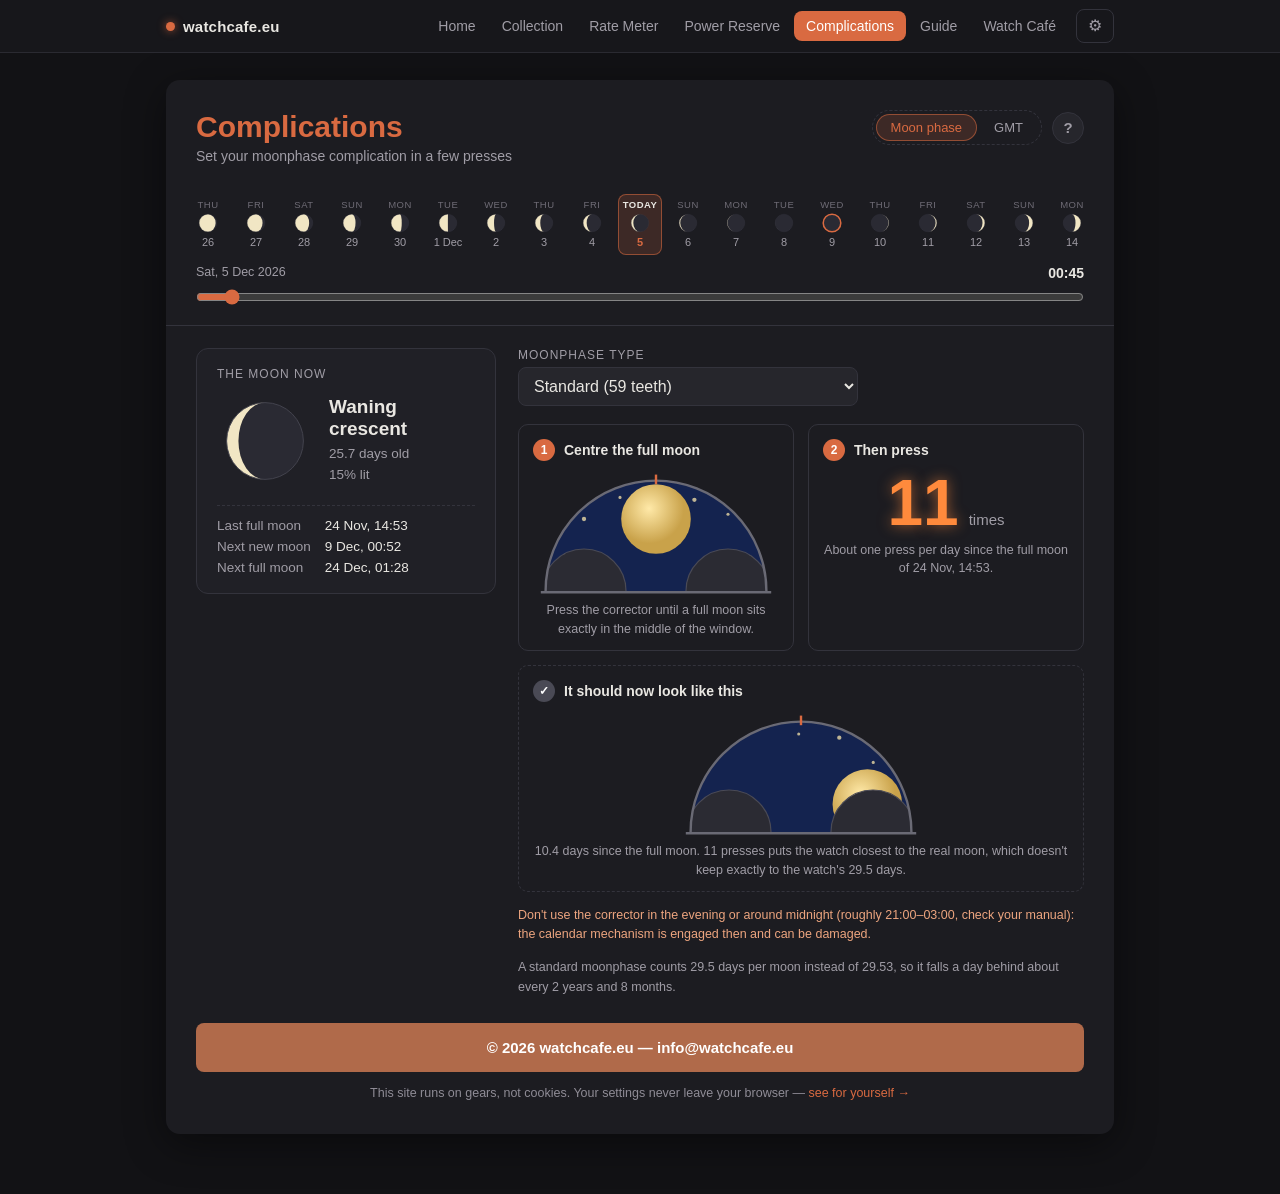
<file: complications/index.html>
<!DOCTYPE html>
<html lang="en">
<head>
<meta charset="UTF-8">
<meta name="viewport" content="width=device-width, initial-scale=1.0">
<title>Complications — watchcafe.eu</title>
  <link rel="stylesheet" href="/theme.css">
  <link rel="icon" href="/favicon.svg" type="image/svg+xml">
  <link rel="icon" href="/favicon-32.png" sizes="32x32" type="image/png">
  <link rel="apple-touch-icon" href="/apple-touch-icon.png">

<script src="/nav.js" defer></script>
<script src="worldmap.js?v=2"></script>
<script src="gmt.js?v=3"></script>
<style>
  :root{
    --page:#121215; --card:#1c1c21; --card2:#202026; --border:#33333c;
    --accent:#d96a41; --accent-d:#c25a36; --ink:#e9e7e2; --muted:#a09da6;
    --amber:#ff8a3c; --amber-glow:rgba(255,138,60,.6); --banner:#b06a4a;
    --nav-bg:#17171b; --nav-border:#2a2a31; --nav-hover:#22222a; --accent-glow:rgba(217,106,65,.7);
  }
  *{box-sizing:border-box}
  html{color-scheme:dark}
  html,body{margin:0;padding:0}
  body{background:var(--page);color:var(--ink);font-family:"Segoe UI",Roboto,Helvetica,Arial,sans-serif;min-height:100vh;padding:28px 16px 60px}
  [hidden]{display:none!important}
  .wrap{max-width:948px;margin:0 auto}
  .card{background:var(--card);border-radius:14px;padding:30px 30px 34px;box-shadow:0 10px 40px rgba(0,0,0,.45)}
  .hdr{display:flex;justify-content:space-between;align-items:flex-start;gap:12px;margin-bottom:18px}
  h1{color:var(--accent);font-size:clamp(20px,3vw,30px);font-weight:800;margin:0 0 4px}
  .sub{color:var(--muted);font-size:14px;margin:0}
  .help-btn{width:32px;height:32px;border-radius:50%;border:1px solid var(--border);background:#26262c;color:var(--muted);font-weight:700;font-size:15px;padding:0;line-height:1;cursor:pointer;flex:none}
  .help-btn:hover{background:#30303a;color:var(--ink)}
  label.fld{display:block;font-size:12px;text-transform:uppercase;letter-spacing:1px;color:var(--muted);margin:0 0 5px}
  select{font:inherit;padding:9px 11px;border:1px solid var(--border);border-radius:8px;background:#26262c;color:var(--ink);width:100%}
  button{font:inherit;cursor:pointer;border-radius:8px;padding:9px 14px;border:1px solid var(--border);background:#26262c;color:var(--ink);touch-action:manipulation}
  button:hover{background:#30303a}
  button.dash{background:transparent;border-style:dashed;color:var(--muted)}
  button.dash:hover{color:var(--ink)}
  button.sm{padding:5px 10px;font-size:12.5px}

  .guide{margin:0 0 18px;background:#241d1a;border:1px solid #45332a;border-radius:12px;padding:18px 20px}
  .guide-head{display:flex;justify-content:space-between;align-items:center;margin-bottom:8px}
  .guide-head span{font-weight:700;color:var(--accent);font-size:15px}
  .guide-x{border:none;background:transparent;font-size:20px;line-height:1;color:var(--muted);padding:2px 6px}
  .guide-x:hover{background:transparent;color:var(--ink)}
  .guide-intro{margin:0 0 12px;font-size:14px;line-height:1.5}
  .guide-steps{margin:0;padding:0;list-style:none;counter-reset:gs}
  .guide-steps li{counter-increment:gs;position:relative;padding:0 0 10px 34px;font-size:14px;line-height:1.5}
  .guide-steps li:before{content:counter(gs);position:absolute;left:0;top:0;width:24px;height:24px;border-radius:50%;background:var(--accent);color:#fff;font-size:13px;font-weight:700;display:flex;align-items:center;justify-content:center}
  .guide-steps li:last-child{padding-bottom:0}

  /* day strip: stays at the top while scrolling, so the moon is in view while you slide */
  /* top: below the fixed menu bar of nav.js (52 px + 1 px border) */
  .strip{position:sticky;top:53px;z-index:5;background:var(--card);margin:0 -30px 22px;padding:12px 30px 10px;border-bottom:1px solid var(--border)}
  .days{display:flex;gap:4px;overflow-x:auto;scrollbar-width:none;padding-bottom:4px}
  .days::-webkit-scrollbar{display:none}
  .days .d{flex:0 0 44px;border:1px solid transparent;border-radius:8px;padding:4px 0;text-align:center;background:transparent;color:var(--muted);font-size:11px;line-height:1.2}
  .days .d:hover{background:#2a2a31}
  .days .d svg{width:22px;height:22px;display:block;margin:2px auto}
  .days .d .w{display:block;font-size:9.5px;text-transform:uppercase;letter-spacing:.5px;color:#6f6c76}
  .days .d.today{color:var(--ink);font-weight:700}
  .days .d.today .w{color:var(--ink)}
  .days .d.sel{border-color:color-mix(in srgb,var(--accent) 55%,transparent);background:color-mix(in srgb,var(--accent) 18%,transparent);color:var(--accent)}
  .striprow{display:flex;gap:14px;align-items:center;margin-top:6px}
  .slider{flex:1;min-width:0}
  .slider .top{display:flex;justify-content:space-between;gap:8px;font-size:12.5px;color:var(--muted);margin-bottom:2px}
  .slider .top b{color:var(--ink);font-size:14px;font-variant-numeric:tabular-nums}
  input[type=range]{width:100%;accent-color:var(--accent);margin:0;height:28px}
  .mini{display:none;flex:none}
  .mini svg{width:92px;height:48px;display:block}
  @media(max-width:760px){.mini{display:block}}
  @media(max-width:520px){
    .card{padding:22px 16px 26px}
    .strip{margin:0 -16px 18px;padding:10px 16px 8px}
    .striprow{gap:10px}
    .mini svg{width:76px;height:40px}
  }

  .grid{display:grid;grid-template-columns:300px 1fr;gap:22px;align-items:start}
  @media(max-width:760px){.grid{grid-template-columns:1fr}}
  .panel{background:var(--card2);border:1px solid var(--border);border-radius:12px;padding:18px 20px}
  .ptitle{font-size:12px;text-transform:uppercase;letter-spacing:1px;color:var(--muted);margin:0 0 12px}
  .sky{display:flex;gap:16px;align-items:center}
  .sky svg{width:96px;height:96px;flex:none}
  .pname{font-size:19px;font-weight:700;margin:0 0 4px}
  .pfact{font-size:13.5px;color:var(--muted);line-height:1.5}
  .dates{margin:16px 0 0;padding:12px 0 0;border-top:1px dashed var(--border);display:grid;grid-template-columns:auto 1fr;gap:6px 14px;font-size:13.5px}
  .dates dt{color:var(--muted)} .dates dd{margin:0}

  .typebox{margin-bottom:18px;max-width:340px}
  .steps{display:grid;grid-template-columns:1fr 1fr;gap:14px}
  @media(max-width:600px){.steps{grid-template-columns:1fr}}
  .step{border:1px solid var(--border);border-radius:10px;padding:14px 14px 12px}
  .step h3{margin:0 0 10px;font-size:14px;font-weight:600;display:flex;gap:9px;align-items:center}
  .num{width:22px;height:22px;border-radius:50%;background:var(--accent);color:#fff;font-size:12px;font-weight:700;display:inline-flex;align-items:center;justify-content:center;flex:none}
  .num.ok{background:#4a4a55}
  .ap{width:100%;max-width:240px;display:block;margin:0 auto}
  .presses{display:flex;align-items:baseline;justify-content:center;gap:10px;margin:8px 0 4px}
  .presses b{font-size:64px;line-height:1;color:var(--amber);text-shadow:0 0 14px var(--amber-glow);font-variant-numeric:tabular-nums}
  .presses span{color:var(--muted);font-size:15px}
  .cap{font-size:12.5px;color:var(--muted);text-align:center;margin:6px 0 0;line-height:1.45}
  .result{margin-top:14px;border-style:dashed}
  .hint{font-size:12.5px;color:var(--muted);margin:14px 0 0;line-height:1.55}
  .warn{color:#eda57f}

  /* tabs: Moon phase · GMT */
  .hdr-r{display:flex;gap:10px;align-items:center}
  .tabs,.seg{display:inline-flex;border:1px dashed var(--border);border-radius:999px;padding:3px;gap:2px}
  .tabs button,.seg button{background:transparent;border:1px solid transparent;color:var(--muted);border-radius:999px;padding:5px 14px;font-size:13px}
  .tabs button:hover,.seg button:hover{background:transparent;color:var(--ink)}
  .tabs button.on,.seg button.on{background:color-mix(in srgb,var(--accent) 18%,transparent);border-color:color-mix(in srgb,var(--accent) 55%,transparent);color:var(--accent)}
  @media(max-width:520px){.hdr{flex-wrap:wrap}.hdr-r{width:100%;justify-content:space-between}}

  /* GMT: place pills, map, dial, steps */
  .pills{display:flex;flex-wrap:wrap;gap:6px;margin-bottom:10px}
  .pill{display:flex;align-items:center;gap:7px;border:1px solid var(--border);border-radius:999px;padding:4px 12px 4px 5px;background:transparent;color:var(--muted);font-size:13px}
  .pill:hover{background:#26262c}
  .pill b{color:var(--ink);font-weight:600}
  .pill.on{border-color:color-mix(in srgb,var(--accent) 55%,transparent);background:color-mix(in srgb,var(--accent) 12%,transparent)}
  .pill .k{width:18px;height:18px;border-radius:50%;font-size:11px;font-weight:700;display:flex;align-items:center;justify-content:center;color:#15151a;flex:none}
  .pill .x{border:1px dashed var(--border);border-radius:999px;font-size:11.5px;padding:0 8px;margin-left:2px;color:var(--muted)}
  .pill .x:hover{color:var(--ink)}
  .mapw{background:#141418;border:1px solid var(--border);border-radius:12px;overflow-x:auto;overflow-y:hidden;scrollbar-width:thin;-webkit-overflow-scrolling:touch}
  .mapw svg{width:100%;display:block}
  @media(max-width:600px){.mapw svg{width:860px}}
  .swipe{display:none;font-size:11.5px;color:#6f6c76;text-align:center;margin:6px 0 0}
  @media(max-width:600px){.swipe{display:block}}
  .dot{cursor:pointer}
  .dot .hit{fill:transparent}
  .dot:hover .v{fill:#e9e7e2}
  .g-grid{grid-template-columns:260px 1fr;margin-top:20px}
  @media(max-width:760px){.g-grid{grid-template-columns:1fr}.g-grid .panel{max-width:340px}}
  #gDial{width:100%;display:block}
  .g-rows{font-size:13px;margin-top:10px}
  .g-rows div{display:flex;justify-content:space-between;gap:10px;padding:3px 0;color:var(--muted)}
  .g-rows b{color:var(--ink);font-weight:600;font-variant-numeric:tabular-nums}
  .g-typerow{display:flex;gap:10px;flex-wrap:wrap;align-items:center}
  .g-typerow select{width:auto;max-width:100%}
  .g-thint{margin:8px 0 16px}
  .g-steps{list-style:none;margin:0;padding:0;counter-reset:gs}
  .g-steps li{counter-increment:gs;position:relative;padding:0 0 14px 34px;font-size:14px;line-height:1.5}
  .g-steps li:before{content:counter(gs);position:absolute;left:0;top:0;width:22px;height:22px;border-radius:50%;background:var(--accent);color:#fff;font-size:12px;font-weight:700;display:flex;align-items:center;justify-content:center}
  .g-steps b{color:var(--accent)}
  .g-dst{border-top:1px dashed var(--border);padding-top:10px}

  .banner{margin-top:26px;background:var(--banner,#b06a4a);color:#fff;font-weight:700;text-align:center;padding:16px;border-radius:8px;font-size:15px}
  .gears{margin-top:14px;text-align:center;font-size:12.5px;color:#8f8c96}
  .gears a{color:var(--accent);text-decoration:none}
  .gears a:hover{text-decoration:underline}
</style>
</head>
<body>
<div class="wrap">
  <div class="card">
    <div class="hdr">
      <div>
        <h1 id="title">Complications</h1>
        <p class="sub" id="sub"></p>
      </div>
      <div class="hdr-r">
        <div class="tabs" id="tabs"><button data-tab="moon" id="tabMoon">Moon phase</button><button data-tab="gmt" id="tabGmt">GMT</button></div>
        <button class="help-btn" id="helpBtn" aria-label="How it works">?</button>
      </div>
    </div>

    <div id="paneMoon">

    <div class="guide" id="guide" hidden>
      <div class="guide-head">
        <span id="guideTitle"></span>
        <button class="guide-x" id="guideClose" aria-label="Close">&times;</button>
      </div>
      <p class="guide-intro" id="guideIntro"></p>
      <ol class="guide-steps"><li id="gStep1"></li><li id="gStep2"></li><li id="gStep3"></li></ol>
    </div>

    <div class="strip">
      <div class="days" id="days"></div>
      <div class="striprow">
        <div class="slider">
          <div class="top"><span id="dayLbl"></span><b id="timeLbl"></b></div>
          <input type="range" id="time" min="0" max="1425" step="15">
        </div>
        <div class="mini" aria-hidden="true"><svg viewBox="0 0 200 104" id="apMini"></svg></div>
        <button class="dash sm" id="nowBtn"></button>
      </div>
    </div>

    <div class="grid">
      <div class="panel">
        <p class="ptitle" id="skyTitle"></p>
        <div class="sky">
          <svg viewBox="0 0 100 100" id="skySvg" aria-hidden="true"></svg>
          <div><p class="pname" id="pname"></p><div class="pfact" id="pfact"></div></div>
        </div>
        <dl class="dates" id="dates"></dl>
      </div>

      <div>
        <div class="typebox"><label class="fld" for="type" id="typeLbl"></label>
          <select id="type"><option value="std"></option><option value="prec"></option></select></div>

        <div class="steps" id="stdSteps">
          <div class="step">
            <h3><span class="num">1</span><span id="s1h"></span></h3>
            <svg class="ap" viewBox="0 0 200 104" id="apFull" aria-hidden="true"></svg>
            <p class="cap" id="s1c"></p>
          </div>
          <div class="step">
            <h3><span class="num">2</span><span id="s2h"></span></h3>
            <div class="presses"><b id="n">0</b><span id="times"></span></div>
            <p class="cap" id="ncap"></p>
          </div>
        </div>

        <div class="step result">
          <h3 id="resTitle"></h3>
          <svg class="ap" viewBox="0 0 200 104" id="apNow" aria-hidden="true"></svg>
          <p class="cap" id="rescap"></p>
        </div>

        <p class="hint warn" id="warnLine"></p>
        <p class="hint" id="driftLine"></p>
      </div>
    </div>

    </div><!-- /paneMoon -->

    <div id="paneGmt" hidden>
      <div class="guide" id="gGuide" hidden>
        <div class="guide-head">
          <span id="gGuideTitle"></span>
          <button class="guide-x" id="gGuideClose" aria-label="Close">&times;</button>
        </div>
        <p class="guide-intro" id="gGuideIntro"></p>
        <ol class="guide-steps"><li id="gG1"></li><li id="gG2"></li><li id="gG3"></li></ol>
      </div>
      <div class="pills" id="gPills"></div>
      <div class="mapw" id="gMapW"><svg id="gMap" aria-label="World map"></svg></div>
      <p class="swipe" id="gSwipe"></p>
      <div class="grid g-grid">
        <div class="panel">
          <svg id="gDial" viewBox="0 0 220 220" aria-hidden="true"></svg>
          <div class="g-rows" id="gRows"></div>
        </div>
        <div>
          <label class="fld" id="gTypeLbl"></label>
          <div class="g-typerow">
            <select id="gWatch" hidden></select>
            <div class="seg" id="gSeg"><button data-t="flyer" id="gFlyer">Flyer</button><button data-t="caller" id="gCaller">Caller</button></div>
          </div>
          <p class="hint g-thint" id="gTHint"></p>
          <ol class="g-steps" id="gSteps"></ol>
          <p class="hint warn" id="gWarn" hidden></p>
          <p class="hint g-dst" id="gDst"></p>
        </div>
      </div>
    </div>

    <div class="banner" id="banner"></div>
    <div class="gears" id="gears"></div>
  </div>
</div>

<script>
var I18N={
 en:{
  title:"Complications", tabMoon:"Moon phase", tabGmt:"GMT", sub:"Set your moonphase complication in a few presses",
  now:"Now", today:"today", moonNow:"The moon now", moonOn:"The moon on {d}",
  daysOld:"{n} days old", lit:"{n}% lit",
  lastFull:"Last full moon", nextNew:"Next new moon", nextFull:"Next full moon",
  typeLbl:"Moonphase type", typeStd:"Standard (59 teeth)", typePrec:"Precision (135 teeth or more)",
  s1h:"Centre the full moon", s1c:"Press the corrector until a full moon sits exactly in the middle of the window.",
  s2h:"Then press", times:"times", ncap:"About one press per day since the full moon of {d}.",
  resStd:"It should now look like this", resPrec:"Your moon should look like this",
  capStd:"{x} days since the full moon. {n} presses puts the watch closest to the real moon, which doesn't keep exactly to the watch's 29.5 days.",
  capPrec:"On a precision moonphase one press is usually less than a day, so follow your manual and use this picture to check. {x} days since the full moon.",
  warn:"Don't use the corrector in the evening or around midnight (roughly 21:00–03:00, check your manual): the calendar mechanism is engaged then and can be damaged.",
  driftStd:"A standard moonphase counts 29.5 days per moon instead of 29.53, so it falls a day behind about every 2 years and 8 months.",
  driftPrec:"A precision moonphase stays within a day for a century or more; reset it after the watch has stopped.",
  phases:["New moon","Waxing crescent","First quarter","Waxing gibbous","Full moon","Waning gibbous","Last quarter","Waning crescent"],
  newM:"new moon", fullM:"full moon",
  guideTitle:"How it works",
  guideIntro:"Most moonphase watches advance the moon disc one step a day. After the watch has stopped, you set it with the corrector, a small pusher in the case side.",
  gStep1:"Pick the day and time you're setting the watch in the strip at the top. It starts at now; the moon moves with you as you slide.",
  gStep2:"Press the corrector until a full moon sits exactly in the middle of the window, then press the number of times shown.",
  gStep3:"Compare your watch with the window under <b>It should now look like this</b>. Set the date and time afterwards.",
  banner:"© 2026 watchcafe.eu — info@watchcafe.eu",
  gears:"This site runs on gears, not cookies. Your settings never leave your browser — ", gearsLink:"see for yourself →",
  locale:"en-GB"
 },
 nl:{
  title:"Complicaties", tabMoon:"Maanstand", tabGmt:"GMT", sub:"Zet je maanfase-complicatie gelijk in een paar drukken",
  now:"Nu", today:"vandaag", moonNow:"De maan nu", moonOn:"De maan op {d}",
  daysOld:"{n} dagen oud", lit:"{n}% verlicht",
  lastFull:"Laatste volle maan", nextNew:"Volgende nieuwe maan", nextFull:"Volgende volle maan",
  typeLbl:"Soort maanstand", typeStd:"Standaard (59 tanden)", typePrec:"Precisie (135 tanden of meer)",
  s1h:"Zet de volle maan in het midden", s1c:"Druk de corrector tot een volle maan precies in het midden van het venster staat.",
  s2h:"Druk dan", times:"keer", ncap:"Ongeveer één druk per dag sinds de volle maan van {d}.",
  resStd:"Zo hoort hij er nu uit te zien", resPrec:"Zo hoort je maan eruit te zien",
  capStd:"{x} dagen sinds de volle maan. Met {n} keer drukken staat het horloge het dichtst bij de echte maan, die zich niet precies aan de 29,5 dagen van het horloge houdt.",
  capPrec:"Bij een precisie-maanstand is één druk meestal minder dan een dag. Volg dus je handleiding en controleer met dit plaatje. {x} dagen sinds de volle maan.",
  warn:"Gebruik de corrector niet 's avonds of rond middernacht (ongeveer 21:00–03:00, zie je handleiding): dan grijpt het kalendermechanisme in en kan het beschadigen.",
  driftStd:"Een standaard maanstand rekent met 29,5 dagen per maan in plaats van 29,53, en loopt daardoor ongeveer elke 2 jaar en 8 maanden een dag achter.",
  driftPrec:"Een precisie-maanstand blijft een eeuw of langer binnen een dag; zet hem opnieuw gelijk als het horloge heeft stilgestaan.",
  phases:["Nieuwe maan","Wassende sikkel","Eerste kwartier","Wassende maan","Volle maan","Afnemende maan","Laatste kwartier","Afnemende sikkel"],
  newM:"nieuwe maan", fullM:"volle maan",
  guideTitle:"Zo werkt het",
  guideIntro:"De meeste maanstandhorloges zetten de maanschijf één stap per dag door. Heeft het horloge stilgestaan, dan zet je hem gelijk met de corrector, een klein drukknopje in de zijkant van de kast.",
  gStep1:"Kies in de strook bovenaan de dag en tijd waarop je het horloge gelijkzet. Hij begint op nu; de maan beweegt mee terwijl je schuift.",
  gStep2:"Druk de corrector tot een volle maan precies in het midden van het venster staat, en druk dan het aantal keer dat er staat.",
  gStep3:"Vergelijk je horloge met het venster onder <b>Zo hoort hij er nu uit te zien</b>. Zet daarna datum en tijd gelijk.",
  banner:"© 2026 watchcafe.eu — info@watchcafe.eu",
  gears:"Deze site draait op tandwielen, niet op cookies. Je instellingen verlaten je browser nooit — ", gearsLink:"zie het zelf →",
  locale:"nl-NL"
 }
};
var LKEY="siouxWatchRateMeterLang", TKEY="siouxWatchMoonType";
var lang=(function(){try{return localStorage.getItem(LKEY)==="nl"?"nl":"en";}catch(e){return "en";}})();
function tr(k,vars){var s=I18N[lang][k];if(vars)for(var p in vars)s=s.replace("{"+p+"}",vars[p]);return s;}
function setTxt(id,txt){document.getElementById(id).textContent=txt;}

/* ===== moon maths =====
   True new and full moons after Meeus, Astronomical Algorithms ch. 49 (main
   terms): within a minute or two of the published times. */
var SYN=29.530588861, D=864e5;
function phaseTime(k){ // k integer = new moon, k + 0.5 = full moon; returns epoch ms (UTC)
  var T=k/1236.85,r=Math.PI/180,s=Math.sin;
  var j=2451550.09766+SYN*k+0.00015437*T*T;
  var M=(2.5534+29.10535670*k)*r,Mp=(201.5643+385.81693528*k)*r,F=(160.7108+390.67050284*k)*r,E=1-0.002516*T;
  var a=(k%1)?[-0.40614,0.17302,0.01614,0.01043,0.00734,-0.00515,0.00209]:[-0.40720,0.17241,0.01608,0.01039,0.00739,-0.00514,0.00208];
  j+=a[0]*s(Mp)+a[1]*E*s(M)+a[2]*s(2*Mp)+a[3]*s(2*F)+a[4]*E*s(Mp-M)+a[5]*E*s(Mp+M)+a[6]*E*E*s(2*M)
    -0.00111*s(Mp-2*F)-0.00057*s(Mp+2*F)+0.00056*E*s(2*Mp+M)-0.00042*s(3*Mp)+0.00042*E*s(M+2*F)+0.00038*E*s(M-2*F)-0.00024*E*s(2*Mp-M);
  return (j-2440587.5)*D-69e3; // terrestrial time -> UTC (delta T ~69 s)
}
// k of the last new (full=false) or full moon at or before t
function lastPhase(t,full){
  var off=full?.5:0,k=Math.floor(((t/D+2440587.5)-2451550.1)/SYN-off)+off+1;
  while(phaseTime(k)>t)k--;
  return k;
}
/* Where a moon disc should stand at t, in watch days since full moon (0 to 29.5).
   The real moon takes 13.9 to 15.6 days from full to new and back, the watch
   always 14.75. Interpolating between the real full and new moons puts both
   exactly right, so the moon is never visible at new moon or off-centre at full. */
var WATCH=29.5;
function watchPos(t){
  var kF=lastPhase(t,true),kN=lastPhase(t,false),k0=Math.max(kF,kN),t0=phaseTime(k0),t1=phaseTime(k0+.5);
  return (k0%1?0:WATCH/2)+WATCH/2*(t-t0)/(t1-t0);
}
// presses from a centred full moon: the nearest whole number, wrapping to 0 just before full
function pressesFor(pos){var n=Math.round(pos);return n>=WATCH||WATCH-pos<Math.abs(pos-n)?0:n;}
function ageAt(t){return (t-phaseTime(lastPhase(t,false)))/D;}

/* ===== drawings ===== */
// the moon in the sky, as seen from the northern hemisphere
function skyMoon(age,ring){
  var p=age/SYN,r=40,c=50,rx=Math.abs(Math.cos(2*Math.PI*p))*r,wax=p<.5,gib=(p>.25&&p<.75);
  var d="M"+c+","+(c-r)+" A"+r+","+r+" 0 0 "+(wax?1:0)+" "+c+","+(c+r)+" A"+rx.toFixed(2)+","+r+" 0 0 "+((wax?gib:!gib)?1:0)+" "+c+","+(c-r)+"Z";
  return '<circle cx="50" cy="50" r="40" fill="#2a2a33"/><path d="'+d+'" fill="#f1e6c4"/>'+
    '<circle cx="50" cy="50" r="40" fill="none" stroke="'+(ring?"var(--accent)":"#44444f")+'" stroke-width="'+(ring?7:1)+'"/>';
}
// a classic moonphase window: a disc with two moons turning behind two humps;
// f = fraction of the cycle since full moon: 0 = full moon centred, .5 = new moon.
// The humps are a little larger than the moons, so around new moon the moon
// is hidden for about a day, as on a real watch.
function aperture(f,id){
  var th=f*Math.PI,R=60,cx=100,cy=100,mr=29,moons="",stars="";
  for(var i=0;i<2;i++){var a=th+i*Math.PI;moons+='<circle cx="'+(cx+R*Math.sin(a)).toFixed(1)+'" cy="'+(cy-R*Math.cos(a)).toFixed(1)+'" r="'+mr+'" fill="url(#gold'+id+')"/>';}
  [[40,40],[160,36],[100,18],[70,22],[132,24],[24,70],[178,72]].forEach(function(s,i){
    var x=s[0]-cx,y=s[1]-cy,X=cx+x*Math.cos(th)-y*Math.sin(th),Y=cy+x*Math.sin(th)+y*Math.cos(th);
    stars+='<circle cx="'+X.toFixed(1)+'" cy="'+Y.toFixed(1)+'" r="'+(i%2?1.3:1.8)+'" fill="#e9d9a6" opacity=".8"/>';});
  return '<defs><radialGradient id="gold'+id+'" cx=".4" cy=".35"><stop offset="0" stop-color="#ffe9a8"/><stop offset="1" stop-color="#c9a24a"/></radialGradient>'+
    '<clipPath id="win'+id+'"><path d="M8,100 A92,92 0 0 1 192,100 Z"/></clipPath></defs>'+
    '<g clip-path="url(#win'+id+')"><rect x="0" y="0" width="200" height="104" fill="#14234f"/>'+stars+moons+
    '<circle cx="40" cy="100" r="35" fill="#2b2b33" stroke="#4a4a55"/><circle cx="160" cy="100" r="35" fill="#2b2b33" stroke="#4a4a55"/></g>'+
    '<path d="M8,100 A92,92 0 0 1 192,100" fill="none" stroke="#6a6a75" stroke-width="2"/><line x1="4" y1="101" x2="196" y2="101" stroke="#6a6a75" stroke-width="2"/>'+
    '<line x1="100" y1="3" x2="100" y2="11" stroke="var(--accent)" stroke-width="2"/>';
}
// new/full moon within 12 hours of the real moment, quarters by the age
function phaseName(t){
  var kN=lastPhase(t,false),kF=lastPhase(t,true),H=12*36e5;
  if(t-phaseTime(kN)<H||phaseTime(kN+1)-t<H)return tr("phases")[0];
  if(t-phaseTime(kF)<H||phaseTime(kF+1)-t<H)return tr("phases")[4];
  var p=ageAt(t)/SYN,lim=[.0169,.2331,.2669,.5,.7331,.7669];
  var idx=[1,1,2,3,5,6,7];
  for(var i=0;i<lim.length;i++)if(p<lim[i])return tr("phases")[idx[i]];
  return tr("phases")[7];
}

/* ===== state: chosen day (local midnight) + minutes into it ===== */
var STRIP_BACK=14, STRIP_AHEAD=60;
function midnight(t){var d=new Date(t);d.setHours(0,0,0,0);return d.getTime();}
function addDays(day,n){var d=new Date(day);d.setDate(d.getDate()+n);return d.getTime();}
var day, mins;
function setNow(){var n=new Date();day=midnight(n);mins=Math.floor((n.getHours()*60+n.getMinutes())/15)*15;}
function chosen(){var d=new Date(day);d.setMinutes(mins);return d.getTime();}
function atNow(){return day===midnight(Date.now())&&Math.abs(new Date().getHours()*60+new Date().getMinutes()-mins)<15;}
var type=(function(){try{return localStorage.getItem(TKEY)==="prec"?"prec":"std";}catch(e){return "std";}})();
setNow();

function fmt(t){return new Date(t).toLocaleString(tr("locale"),{day:"numeric",month:"short",hour:"2-digit",minute:"2-digit"});}
function hhmm(m){return String(Math.floor(m/60)).padStart(2,"0")+":"+String(m%60).padStart(2,"0");}

// the strip is rebuilt on a day or language change, never while the slider is dragged
function buildStrip(){
  var today=midnight(Date.now()),h="",from=addDays(today,-STRIP_BACK),to=addDays(today,STRIP_AHEAD+1),evs=[];
  // true new and full moons in the strip, so each lands on its own local day
  for(var k=lastPhase(from,false);phaseTime(k)<to;k+=.5)evs.push([phaseTime(k),k%1?tr("fullM"):tr("newM")]);
  for(var i=-STRIP_BACK;i<=STRIP_AHEAD;i++){
    var dd=addDays(today,i),nx=addDays(dd,1),dt=new Date(dd),ev="";
    evs.forEach(function(e){if(e[0]>=dd&&e[0]<nx)ev=e[1];});
    var w=i===0?tr("today"):dt.toLocaleDateString(tr("locale"),{weekday:"short"}).replace(".","");
    var lbl=dt.getDate()+((dt.getDate()===1||i===-STRIP_BACK)?" "+dt.toLocaleDateString(tr("locale"),{month:"short"}).replace(".",""):"");
    h+='<button class="d'+(i===0?" today":"")+(dd===day?" sel":"")+'" data-day="'+dd+'"'+(ev?' title="'+ev+'"':"")+'>'+
      '<span class="w">'+w+'</span><svg viewBox="0 0 100 100" aria-hidden="true">'+skyMoon(ageAt(dd+12*36e5),!!ev)+'</svg>'+lbl+'</button>';
  }
  document.getElementById("days").innerHTML=h;
}
function centreStrip(smooth){
  var s=document.querySelector("#days .sel"),box=document.getElementById("days");
  if(s)box.scrollTo({left:s.offsetLeft-box.offsetLeft-(box.clientWidth-s.offsetWidth)/2,behavior:smooth?"smooth":"auto"});
}

function render(){
  var t=chosen(),age=ageAt(t),kF=lastPhase(t,true),fullT=phaseTime(kF),sinceFull=(t-fullT)/D,kN=lastPhase(t,false);
  var lit=Math.round((1-Math.cos(2*Math.PI*age/SYN))/2*100),prec=type==="prec",pos=watchPos(t),n=pressesFor(pos);
  setTxt("dayLbl",new Date(day).toLocaleDateString(tr("locale"),{weekday:"short",day:"numeric",month:"short",year:"numeric"}));
  setTxt("timeLbl",hhmm(mins));
  var sl=document.getElementById("time");if(document.activeElement!==sl)sl.value=mins;
  document.getElementById("nowBtn").hidden=atNow();
  setTxt("skyTitle",atNow()?tr("moonNow"):tr("moonOn",{d:new Date(t).toLocaleDateString(tr("locale"),{day:"numeric",month:"short"})+", "+hhmm(mins)}));
  document.getElementById("skySvg").innerHTML=skyMoon(age);
  setTxt("pname",phaseName(t));
  document.getElementById("pfact").innerHTML=tr("daysOld",{n:age.toFixed(1).replace(".",lang==="nl"?",":".")})+"<br>"+tr("lit",{n:lit});
  document.getElementById("dates").innerHTML="<dt>"+tr("lastFull")+"</dt><dd>"+fmt(fullT)+"</dd><dt>"+tr("nextNew")+"</dt><dd>"+fmt(phaseTime(kN+1))+"</dd><dt>"+tr("nextFull")+"</dt><dd>"+fmt(phaseTime(kF+1))+"</dd>";
  document.getElementById("stdSteps").hidden=prec;
  setTxt("n",n);
  setTxt("ncap",tr("ncap",{d:fmt(fullT)}));
  document.getElementById("resTitle").innerHTML=prec?tr("resPrec"):'<span class="num ok">✓</span>'+tr("resStd");
  var shown=(prec?pos:n)/WATCH;
  document.getElementById("apNow").innerHTML=aperture(shown,"n");
  document.getElementById("apMini").innerHTML=aperture(shown,"m");
  var x=sinceFull.toFixed(1);if(lang==="nl")x=x.replace(".",",");
  setTxt("rescap",prec?tr("capPrec",{x:x}):tr("capStd",{x:x,n:n}));
  setTxt("driftLine",tr(prec?"driftPrec":"driftStd"));
}
function applyStatic(){
  setTxt("title",tr("title"));setTxt("tabMoon",tr("tabMoon"));setTxt("tabGmt",tr("tabGmt"));
  setTxt("sub",tab==="gmt"&&window.GMT?GMT.sub():tr("sub"));setTxt("nowBtn",tr("now"));
  setTxt("typeLbl",tr("typeLbl"));
  var o=document.getElementById("type").options;o[0].text=tr("typeStd");o[1].text=tr("typePrec");
  document.getElementById("type").value=type;
  setTxt("s1h",tr("s1h"));setTxt("s1c",tr("s1c"));setTxt("s2h",tr("s2h"));setTxt("times",tr("times"));
  setTxt("warnLine",tr("warn"));
  setTxt("guideTitle",tr("guideTitle"));setTxt("guideIntro",tr("guideIntro"));
  ["gStep1","gStep2","gStep3"].forEach(function(k){document.getElementById(k).innerHTML=tr(k);});
  document.getElementById("helpBtn").setAttribute("aria-label",tr("guideTitle"));
  setTxt("banner",tr("banner"));
  document.getElementById("gears").innerHTML=tr("gears")+'<a href="/privacy/">'+tr("gearsLink")+"</a>";
  document.documentElement.lang=lang;
}

/* ===== events ===== */
document.getElementById("time").addEventListener("input",function(e){mins=+e.target.value;render();});
document.getElementById("days").addEventListener("click",function(e){
  var b=e.target.closest("[data-day]");if(!b)return;
  day=+b.dataset.day;
  document.querySelectorAll("#days .sel").forEach(function(x){x.classList.remove("sel");});
  b.classList.add("sel");centreStrip(true);render();
});
document.getElementById("nowBtn").onclick=function(){setNow();buildStrip();centreStrip(true);render();};
document.getElementById("type").onchange=function(e){type=e.target.value;try{localStorage.setItem(TKEY,type);}catch(err){}render();};
document.getElementById("helpBtn").onclick=function(){var g=document.getElementById(tab==="gmt"?"gGuide":"guide");g.hidden=!g.hidden;};
document.getElementById("guideClose").onclick=function(){document.getElementById("guide").hidden=true;};
window.addEventListener("swclang",function(e){lang=e.detail==="nl"?"nl":"en";applyStatic();buildStrip();centreStrip(false);render();});
// back/forward cache: start again from now, with the type chosen on another page load
window.addEventListener("pageshow",function(e){if(e.persisted){setNow();buildStrip();centreStrip(false);render();}});

/* ===== tabs: #moon (default) and #gmt; the hash keeps the tab across reloads and links ===== */
var tab="moon";
function showTab(t,push){
  tab=t==="gmt"?"gmt":"moon";
  document.getElementById("paneMoon").hidden=tab!=="moon";
  document.getElementById("paneGmt").hidden=tab!=="gmt";
  document.querySelectorAll("#tabs button").forEach(function(b){b.classList.toggle("on",b.dataset.tab===tab);});
  if(push)history.replaceState(null,"","#"+tab);
  applyStatic();
  if(tab==="moon"){centreStrip(false);render();}
  else if(window.GMT)GMT.show();
}
document.getElementById("tabs").onclick=function(e){var b=e.target.closest("[data-tab]");if(b)showTab(b.dataset.tab,true);};
window.addEventListener("hashchange",function(){showTab(location.hash.slice(1),false);});

/* ===== init ===== */
document.getElementById("apFull").innerHTML=aperture(0,"f");
buildStrip();showTab(location.hash.slice(1),false);
</script>
</body>
</html>
</file>
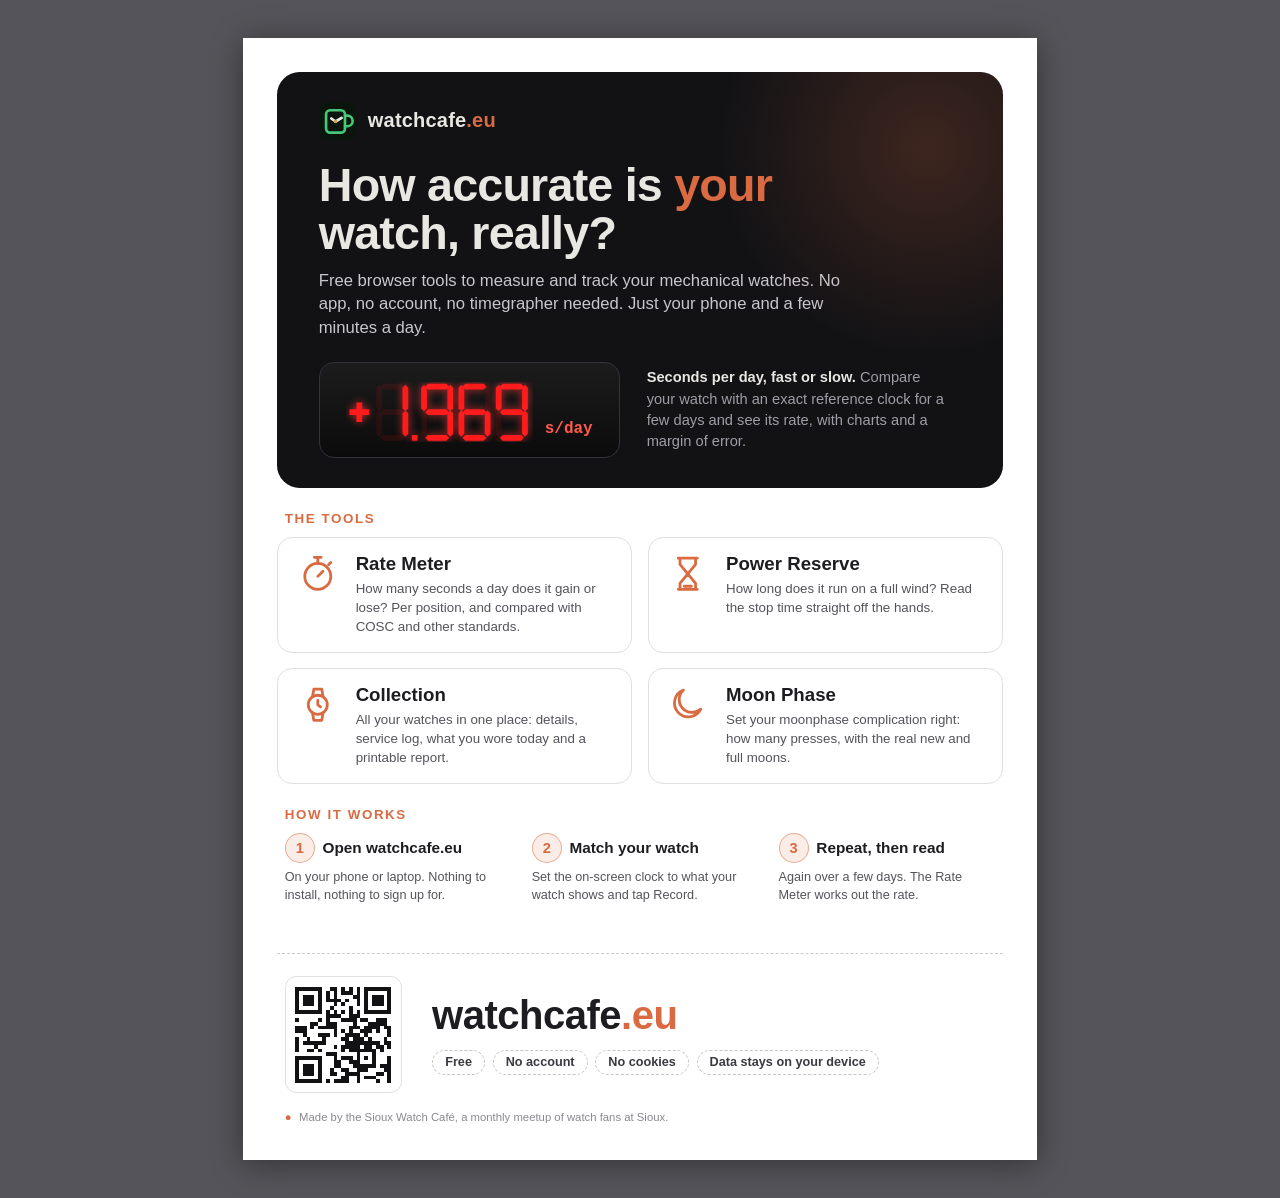
<file: flyer/index.html>
<!DOCTYPE html>
<html lang="en">
<head>
<meta charset="utf-8">
<meta name="viewport" content="width=device-width, initial-scale=1">
<meta name="robots" content="noindex">
<title>Flyer — watchcafe.eu</title>
<link rel="icon" href="/favicon.svg" type="image/svg+xml">
<style>
  @page{size:A4;margin:0}
  *{box-sizing:border-box}
  html{background:#55545a}
  body{margin:0;font-family:Inter,"Segoe UI",Roboto,Helvetica,Arial,sans-serif;color:#1d1c20;
    -webkit-print-color-adjust:exact;print-color-adjust:exact}
  .sheet{width:210mm;height:297mm;margin:10mm auto;background:#fff;position:relative;overflow:hidden;
    padding:9mm;display:flex;flex-direction:column;box-shadow:0 4px 30px rgba(0,0,0,.4)}
  @media print{html{background:#fff}.sheet{margin:0;box-shadow:none}}

  /* ---- hero ---- */
  .sheet>*{flex:none}
  .hero{background:#121215;color:#e9e7e2;border-radius:6mm;padding:8mm 11mm 8mm;position:relative;overflow:hidden}
  .hero::after{content:"";position:absolute;right:-40mm;top:-40mm;width:120mm;height:120mm;border-radius:50%;
    background:radial-gradient(circle,rgba(217,106,65,.22),rgba(217,106,65,0) 65%)}
  .brand{display:flex;align-items:center;gap:3mm;font-weight:800;font-size:15pt;letter-spacing:.2px}
  .brand svg{width:10mm;height:10mm}
  .brand b{color:#d96a41}
  h1{font-size:35pt;line-height:1.02;font-weight:800;margin:6mm 0 3mm;letter-spacing:-.8px;max-width:150mm}
  h1 em{font-style:normal;color:#d96a41}
  .lead{font-size:12.5pt;line-height:1.4;color:#c9c6cd;margin:0;max-width:140mm}
  .panel{margin-top:6mm;display:flex;align-items:center;gap:7mm;position:relative;z-index:1}
  .led{background:linear-gradient(#1c1c1c,#0b0b0b);border:1px solid #33333c;border-radius:4mm;padding:5mm 7mm 4mm;
    display:flex;align-items:flex-end;gap:3mm}
  .led svg{height:16mm;display:block}
  .led .seg{fill:#ff1b1b;filter:drop-shadow(0 0 1.2mm rgba(255,59,59,.75))}
  .led .off{fill:#ff1b1b;opacity:.1}
  .led span{font:700 12pt "JetBrains Mono",Consolas,monospace;color:#ff5a4d;padding-bottom:1mm}
  .panel p{margin:0;font-size:11pt;line-height:1.45;color:#a09da6;max-width:80mm}
  .panel p strong{color:#e9e7e2;font-weight:600}

  /* ---- tools ---- */
  h2{font-size:10pt;text-transform:uppercase;letter-spacing:1.6px;color:#d96a41;margin:6mm 2mm 3mm;font-weight:800}
  .tools{display:grid;grid-template-columns:1fr 1fr;gap:4mm}
  .tool{border:1px solid #e2dfdc;border-radius:4mm;padding:4mm 5mm;display:flex;gap:4.5mm;align-items:flex-start}
  .tool svg{flex:none;width:11mm;height:11mm;color:#d96a41}
  .tool h3{margin:0 0 1.3mm;font-size:14pt;font-weight:800}
  .tool p{margin:0;font-size:10pt;line-height:1.42;color:#55535a}

  /* ---- steps ---- */
  .steps{display:grid;grid-template-columns:repeat(3,1fr);gap:4mm;margin:0 0 0}
  .step{padding:0 2mm}
  .step .n{display:inline-grid;place-items:center;width:8mm;height:8mm;border-radius:50%;font-weight:800;font-size:11pt;
    color:#d96a41;background:rgba(217,106,65,.13);border:1px solid rgba(217,106,65,.5);margin-right:2mm;vertical-align:middle;flex:none}
  .step b{font-size:11.5pt;vertical-align:middle}
  .step p{margin-top:1.5mm!important}
  .step p{margin:0;font-size:9.5pt;line-height:1.42;color:#55535a}

  /* ---- bottom ---- */
  .bottom{margin-top:auto;display:flex;align-items:center;gap:8mm;border-top:1px dashed #cfcac6;padding:6mm 2mm 0}
  .qr{flex:none;width:31mm;height:31mm;padding:2.5mm;border:1px solid #e2dfdc;border-radius:3mm}
  .qr svg{width:100%;height:100%;display:block;fill:#121215}
  .url{font-size:30pt;font-weight:800;letter-spacing:-.5px;line-height:1}
  .url b{color:#d96a41}
  .facts{display:flex;flex-wrap:wrap;gap:2mm;margin-top:4mm}
  .facts span{font-size:9.5pt;font-weight:600;border:1px dashed #c9c3bf;border-radius:99px;padding:1.2mm 3.2mm;color:#3b3a40}
  .made{margin:4.5mm 2mm 0;font-size:8.5pt;color:#8a8890;line-height:1.4;display:flex;align-items:center;gap:2mm}
  .made i{font-style:normal;color:#d96a41}
</style>
</head>
<body>
<div class="sheet">

  <section class="hero">
    <div class="brand">
      <svg viewBox="0 0 64 64" aria-hidden="true"><rect width="64" height="64" rx="14" fill="#0a160d"/><g fill="none" stroke="#48c777" stroke-width="4.5" stroke-linecap="round" stroke-linejoin="round"><rect x="12" y="14" width="32" height="38" rx="7"/><path d="M44 23 H48 A7 7 0 0 1 48 41 H44"/></g><g stroke="#e8ece4" stroke-width="4.5" stroke-linecap="round"><line x1="28" y1="33" x2="20.8" y2="27.9"/><line x1="28" y1="33" x2="38.4" y2="27"/></g><circle cx="28" cy="33" r="3" fill="#c7a24a"/></svg>
      <span>watchcafe<b>.eu</b></span>
    </div>
    <h1>How accurate is <em>your</em> watch, really?</h1>
    <p class="lead">Free browser tools to measure and track your mechanical watches. No app, no account, no timegrapher needed. Just your phone and a few minutes a day.</p>
    <div class="panel">
      <div class="led"><svg id="led" aria-label="+1.969"></svg><span>s/day</span></div>
      <p><strong>Seconds per day, fast or slow.</strong> Compare your watch with an exact reference clock for a few days and see its rate, with charts and a margin of error.</p>
    </div>
  </section>

  <h2>The tools</h2>
  <div class="tools">
    <div class="tool">
      <svg viewBox="0 0 24 24" fill="none" stroke="currentColor" stroke-width="1.6" stroke-linecap="round" stroke-linejoin="round"><circle cx="12" cy="13.5" r="7.5"/><path d="M10 2.5h4M12 2.5V6M18.2 6.8l1.3-1.3M12 13.5l3-3"/></svg>
      <div><h3>Rate Meter</h3><p>How many seconds a day does it gain or lose? Per position, and compared with COSC and other standards.</p></div>
    </div>
    <div class="tool">
      <svg viewBox="0 0 24 24" fill="none" stroke="currentColor" stroke-width="1.6" stroke-linecap="round" stroke-linejoin="round"><path d="M6.5 3h11M6.5 21h11M7.5 3v3.5L12 12l4.5-5.5V3M7.5 21v-3.5L12 12l4.5 5.5V21"/><path d="M10 19.2h4"/></svg>
      <div><h3>Power Reserve</h3><p>How long does it run on a full wind? Read the stop time straight off the hands.</p></div>
    </div>
    <div class="tool">
      <svg viewBox="0 0 24 24" fill="none" stroke="currentColor" stroke-width="1.6" stroke-linecap="round" stroke-linejoin="round"><circle cx="12" cy="12" r="5.5"/><path d="M9 7.1 9.7 3h4.6l.7 4.1M9 16.9l.7 4.1h4.6l.7-4.1M12 9.5V12l1.6 1.2"/></svg>
      <div><h3>Collection</h3><p>All your watches in one place: details, service log, what you wore today and a printable report.</p></div>
    </div>
    <div class="tool">
      <svg viewBox="0 0 24 24" fill="none" stroke="currentColor" stroke-width="1.6" stroke-linecap="round" stroke-linejoin="round"><path d="M19.5 14.5A8 8 0 1 1 9.5 3.5a6.5 6.5 0 0 0 10 11z"/></svg>
      <div><h3>Moon Phase</h3><p>Set your moonphase complication right: how many presses, with the real new and full moons.</p></div>
    </div>
  </div>

  <h2>How it works</h2>
  <div class="steps">
    <div class="step"><span class="n">1</span><b>Open watchcafe.eu</b><p>On your phone or laptop. Nothing to install, nothing to sign up for.</p></div>
    <div class="step"><span class="n">2</span><b>Match your watch</b><p>Set the on-screen clock to what your watch shows and tap Record.</p></div>
    <div class="step"><span class="n">3</span><b>Repeat, then read</b><p>Again over a few days. The Rate Meter works out the rate.</p></div>
  </div>

  <div class="bottom">
    <div class="qr"><svg viewBox="0 0 25 25" shape-rendering="crispEdges"><path d="M0 0h1v1h-1zM1 0h1v1h-1zM2 0h1v1h-1zM3 0h1v1h-1zM4 0h1v1h-1zM5 0h1v1h-1zM6 0h1v1h-1zM9 0h1v1h-1zM10 0h1v1h-1zM12 0h1v1h-1zM14 0h1v1h-1zM16 0h1v1h-1zM18 0h1v1h-1zM19 0h1v1h-1zM20 0h1v1h-1zM21 0h1v1h-1zM22 0h1v1h-1zM23 0h1v1h-1zM24 0h1v1h-1zM0 1h1v1h-1zM6 1h1v1h-1zM8 1h1v1h-1zM10 1h1v1h-1zM12 1h1v1h-1zM13 1h1v1h-1zM14 1h1v1h-1zM16 1h1v1h-1zM18 1h1v1h-1zM24 1h1v1h-1zM0 2h1v1h-1zM2 2h1v1h-1zM3 2h1v1h-1zM4 2h1v1h-1zM6 2h1v1h-1zM8 2h1v1h-1zM10 2h1v1h-1zM15 2h1v1h-1zM16 2h1v1h-1zM18 2h1v1h-1zM20 2h1v1h-1zM21 2h1v1h-1zM22 2h1v1h-1zM24 2h1v1h-1zM0 3h1v1h-1zM2 3h1v1h-1zM3 3h1v1h-1zM4 3h1v1h-1zM6 3h1v1h-1zM8 3h1v1h-1zM9 3h1v1h-1zM10 3h1v1h-1zM11 3h1v1h-1zM13 3h1v1h-1zM16 3h1v1h-1zM18 3h1v1h-1zM20 3h1v1h-1zM21 3h1v1h-1zM22 3h1v1h-1zM24 3h1v1h-1zM0 4h1v1h-1zM2 4h1v1h-1zM3 4h1v1h-1zM4 4h1v1h-1zM6 4h1v1h-1zM10 4h1v1h-1zM12 4h1v1h-1zM16 4h1v1h-1zM18 4h1v1h-1zM20 4h1v1h-1zM21 4h1v1h-1zM22 4h1v1h-1zM24 4h1v1h-1zM0 5h1v1h-1zM6 5h1v1h-1zM9 5h1v1h-1zM14 5h1v1h-1zM18 5h1v1h-1zM24 5h1v1h-1zM0 6h1v1h-1zM1 6h1v1h-1zM2 6h1v1h-1zM3 6h1v1h-1zM4 6h1v1h-1zM5 6h1v1h-1zM6 6h1v1h-1zM8 6h1v1h-1zM10 6h1v1h-1zM12 6h1v1h-1zM14 6h1v1h-1zM16 6h1v1h-1zM18 6h1v1h-1zM19 6h1v1h-1zM20 6h1v1h-1zM21 6h1v1h-1zM22 6h1v1h-1zM23 6h1v1h-1zM24 6h1v1h-1zM8 7h1v1h-1zM9 7h1v1h-1zM10 7h1v1h-1zM11 7h1v1h-1zM14 7h1v1h-1zM15 7h1v1h-1zM16 7h1v1h-1zM0 8h1v1h-1zM6 8h1v1h-1zM8 8h1v1h-1zM12 8h1v1h-1zM13 8h1v1h-1zM14 8h1v1h-1zM15 8h1v1h-1zM17 8h1v1h-1zM18 8h1v1h-1zM21 8h1v1h-1zM22 8h1v1h-1zM23 8h1v1h-1zM4 9h1v1h-1zM5 9h1v1h-1zM8 9h1v1h-1zM9 9h1v1h-1zM10 9h1v1h-1zM15 9h1v1h-1zM19 9h1v1h-1zM20 9h1v1h-1zM21 9h1v1h-1zM22 9h1v1h-1zM23 9h1v1h-1zM0 10h1v1h-1zM1 10h1v1h-1zM2 10h1v1h-1zM4 10h1v1h-1zM6 10h1v1h-1zM7 10h1v1h-1zM8 10h1v1h-1zM9 10h1v1h-1zM10 10h1v1h-1zM14 10h1v1h-1zM15 10h1v1h-1zM16 10h1v1h-1zM18 10h1v1h-1zM19 10h1v1h-1zM20 10h1v1h-1zM21 10h1v1h-1zM23 10h1v1h-1zM24 10h1v1h-1zM0 11h1v1h-1zM1 11h1v1h-1zM2 11h1v1h-1zM10 11h1v1h-1zM12 11h1v1h-1zM14 11h1v1h-1zM17 11h1v1h-1zM18 11h1v1h-1zM19 11h1v1h-1zM21 11h1v1h-1zM24 11h1v1h-1zM2 12h1v1h-1zM6 12h1v1h-1zM7 12h1v1h-1zM8 12h1v1h-1zM10 12h1v1h-1zM13 12h1v1h-1zM14 12h1v1h-1zM15 12h1v1h-1zM16 12h1v1h-1zM18 12h1v1h-1zM24 12h1v1h-1zM0 13h1v1h-1zM3 13h1v1h-1zM7 13h1v1h-1zM12 13h1v1h-1zM13 13h1v1h-1zM15 13h1v1h-1zM16 13h1v1h-1zM17 13h1v1h-1zM19 13h1v1h-1zM23 13h1v1h-1zM0 14h1v1h-1zM2 14h1v1h-1zM3 14h1v1h-1zM4 14h1v1h-1zM5 14h1v1h-1zM6 14h1v1h-1zM7 14h1v1h-1zM13 14h1v1h-1zM14 14h1v1h-1zM15 14h1v1h-1zM16 14h1v1h-1zM17 14h1v1h-1zM18 14h1v1h-1zM19 14h1v1h-1zM20 14h1v1h-1zM21 14h1v1h-1zM23 14h1v1h-1zM24 14h1v1h-1zM0 15h1v1h-1zM5 15h1v1h-1zM10 15h1v1h-1zM12 15h1v1h-1zM13 15h1v1h-1zM14 15h1v1h-1zM15 15h1v1h-1zM16 15h1v1h-1zM18 15h1v1h-1zM19 15h1v1h-1zM21 15h1v1h-1zM22 15h1v1h-1zM24 15h1v1h-1zM0 16h1v1h-1zM3 16h1v1h-1zM4 16h1v1h-1zM6 16h1v1h-1zM12 16h1v1h-1zM14 16h1v1h-1zM15 16h1v1h-1zM16 16h1v1h-1zM17 16h1v1h-1zM18 16h1v1h-1zM19 16h1v1h-1zM20 16h1v1h-1zM22 16h1v1h-1zM8 17h1v1h-1zM9 17h1v1h-1zM10 17h1v1h-1zM16 17h1v1h-1zM20 17h1v1h-1zM0 18h1v1h-1zM1 18h1v1h-1zM2 18h1v1h-1zM3 18h1v1h-1zM4 18h1v1h-1zM5 18h1v1h-1zM6 18h1v1h-1zM10 18h1v1h-1zM12 18h1v1h-1zM13 18h1v1h-1zM14 18h1v1h-1zM16 18h1v1h-1zM18 18h1v1h-1zM20 18h1v1h-1zM24 18h1v1h-1zM0 19h1v1h-1zM6 19h1v1h-1zM10 19h1v1h-1zM11 19h1v1h-1zM14 19h1v1h-1zM15 19h1v1h-1zM16 19h1v1h-1zM20 19h1v1h-1zM24 19h1v1h-1zM0 20h1v1h-1zM2 20h1v1h-1zM3 20h1v1h-1zM4 20h1v1h-1zM6 20h1v1h-1zM10 20h1v1h-1zM11 20h1v1h-1zM15 20h1v1h-1zM16 20h1v1h-1zM17 20h1v1h-1zM18 20h1v1h-1zM19 20h1v1h-1zM20 20h1v1h-1zM22 20h1v1h-1zM23 20h1v1h-1zM24 20h1v1h-1zM0 21h1v1h-1zM2 21h1v1h-1zM3 21h1v1h-1zM4 21h1v1h-1zM6 21h1v1h-1zM9 21h1v1h-1zM12 21h1v1h-1zM13 21h1v1h-1zM16 21h1v1h-1zM17 21h1v1h-1zM18 21h1v1h-1zM23 21h1v1h-1zM24 21h1v1h-1zM0 22h1v1h-1zM2 22h1v1h-1zM3 22h1v1h-1zM4 22h1v1h-1zM6 22h1v1h-1zM9 22h1v1h-1zM10 22h1v1h-1zM13 22h1v1h-1zM14 22h1v1h-1zM15 22h1v1h-1zM16 22h1v1h-1zM21 22h1v1h-1zM22 22h1v1h-1zM24 22h1v1h-1zM0 23h1v1h-1zM6 23h1v1h-1zM12 23h1v1h-1zM13 23h1v1h-1zM16 23h1v1h-1zM18 23h1v1h-1zM19 23h1v1h-1zM20 23h1v1h-1zM24 23h1v1h-1zM0 24h1v1h-1zM1 24h1v1h-1zM2 24h1v1h-1zM3 24h1v1h-1zM4 24h1v1h-1zM5 24h1v1h-1zM6 24h1v1h-1zM8 24h1v1h-1zM10 24h1v1h-1zM11 24h1v1h-1zM12 24h1v1h-1zM13 24h1v1h-1zM16 24h1v1h-1zM21 24h1v1h-1zM24 24h1v1h-1z"/></svg></div>
    <div>
      <div class="url">watchcafe<b>.eu</b></div>
      <div class="facts"><span>Free</span><span>No account</span><span>No cookies</span><span>Data stays on your device</span></div>
    </div>
  </div>
  <p class="made"><i>●</i> Made by the Sioux Watch Café, a monthly meetup of watch fans at Sioux.</p>
</div>

<script>
/* Seven-segment LED, same look as the homepage clock */
(function(){
  var S={0:"abcdef",1:"bc",2:"abged",3:"abgcd",4:"fgbc",5:"afgcd",6:"afgedc",7:"abc",8:"abcdefg",9:"abcdfg"};
  var W=36,H=64,t=6.5,g=1.2;
  function seg(k,x){var h=H/2;
    var hz=function(y){return "M"+(x+t/2+g)+" "+y+"l"+t/2+" "+(-t/2)+"h"+(W-2*t-2*g)+"l"+t/2+" "+t/2+"l"+(-t/2)+" "+t/2+"h"+(-(W-2*t-2*g))+"z";};
    var vt=function(xx,y){return "M"+xx+" "+(y+t/2+g)+"l"+t/2+" "+(-t/2)+"l"+t/2+" "+t/2+"v"+(h-2*t-2*g+t)+"l"+(-t/2)+" "+t/2+"l"+(-t/2)+" "+(-t/2)+"z";};
    return {a:hz(t/2),g:hz(h),d:hz(H-t/2),f:vt(x,t/2-t/2),b:vt(x+W-t,0),e:vt(x,h-t/2),c:vt(x+W-t,h-t/2)}[k];}
  var s="+1.969",x=0,out="";
  for(var i=0;i<s.length;i++){var c=s[i];
    if(c==="."){out+='<rect class="seg" x="'+(x-2)+'" y="'+(H-t)+'" width="'+t+'" height="'+t+'" rx="1"/>';x+=t+2;continue;}
    if(c==="+"){var m=H/2;out+='<path class="seg" d="M'+(x+2)+' '+(m-t/2)+'h22v'+t+'h-22zM'+(x+13-t/2)+' '+(m-11)+'h'+t+'v22h-'+t+'z"/>';x+=32;continue;}
    "abcdefg".split("").forEach(function(k){out+='<path class="'+(S[c].indexOf(k)>=0?"seg":"off")+'" d="'+seg(k,x)+'"/>';});
    x+=W+6;}
  var el=document.getElementById("led");el.setAttribute("viewBox","-2 -2 "+(x+2)+" "+(H+4));el.innerHTML=out;
  el.style.width=(16*(x+2)/(H+4))+"mm";
})();
</script>
</body>
</html>
</file>
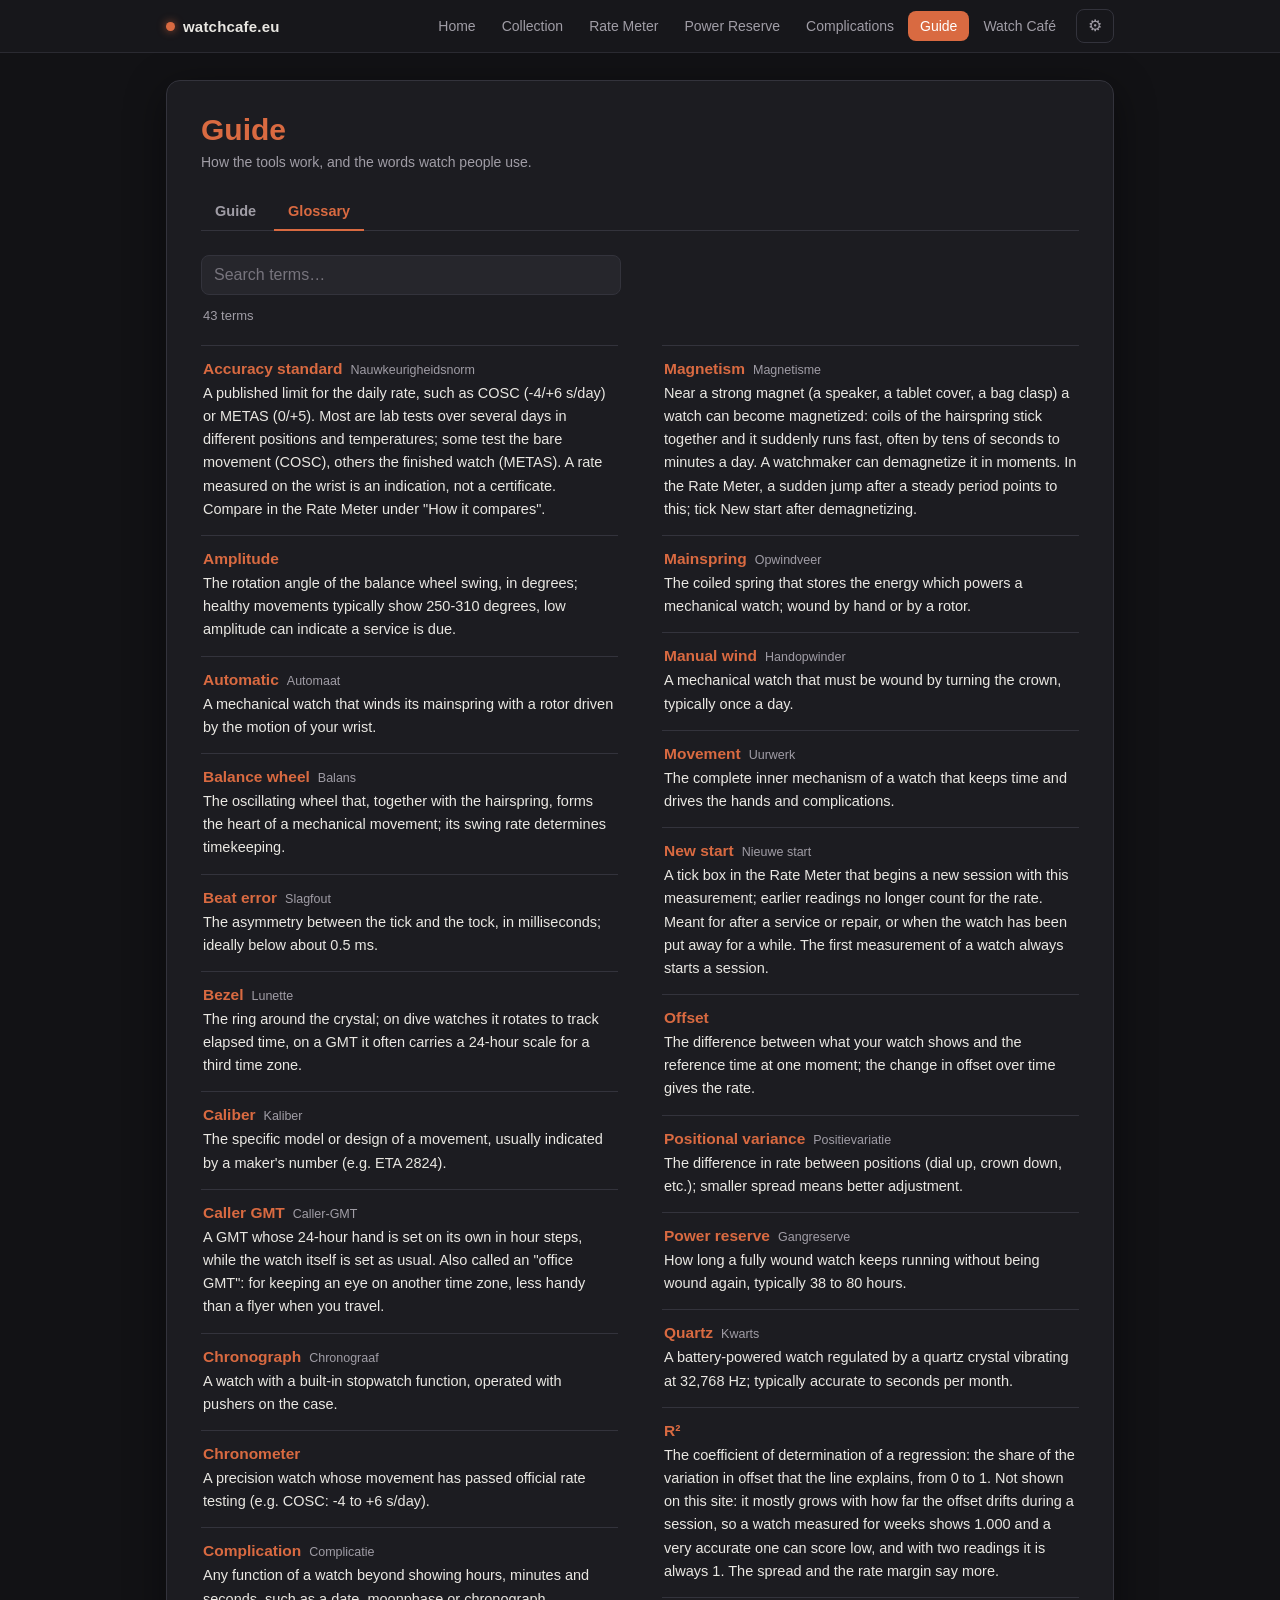
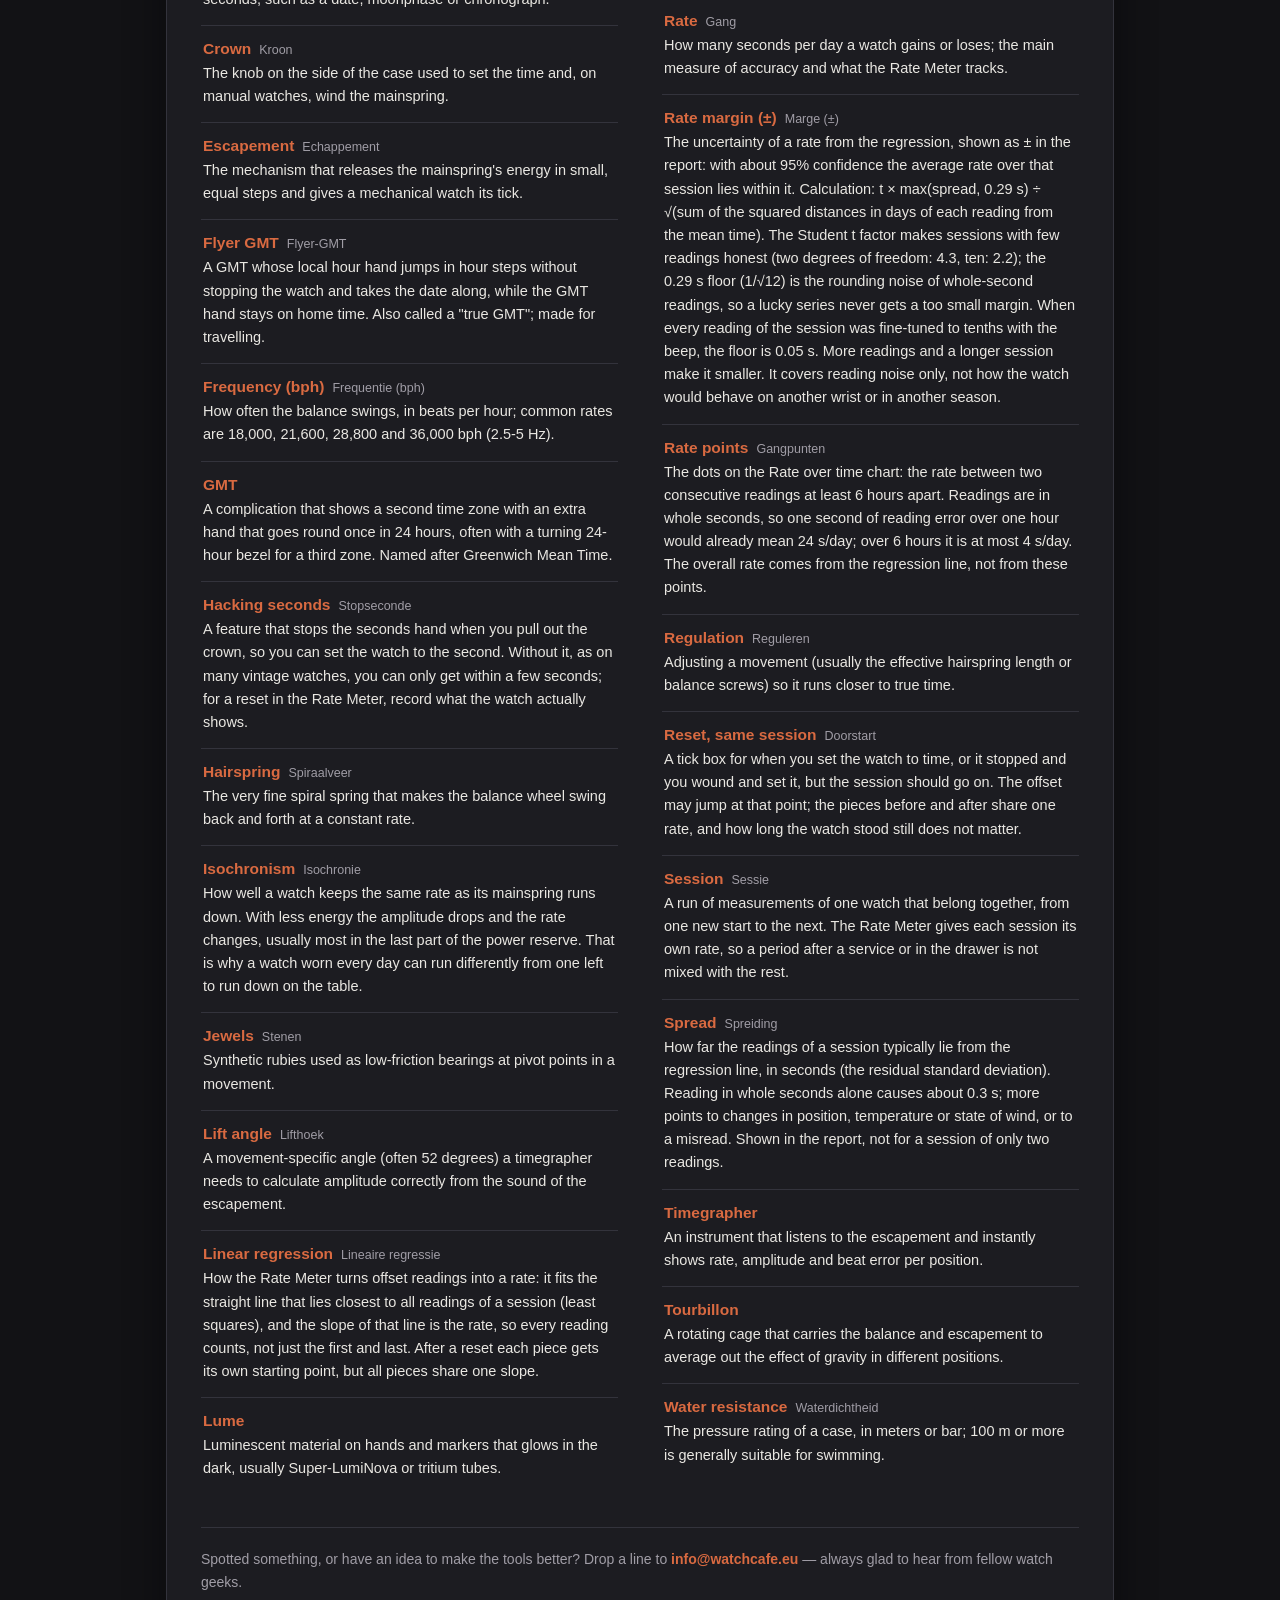
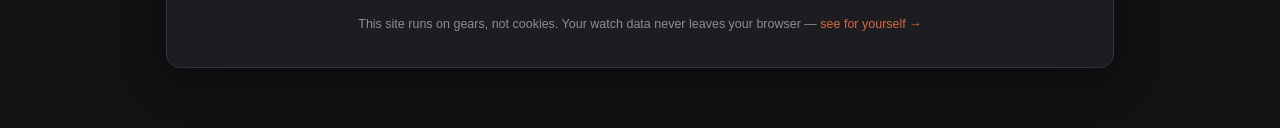
<file: glossary/index.html>
<!DOCTYPE html>
<html lang="en">
<head>
  <meta charset="UTF-8">
  <title>Glossary moved — watchcafe.eu</title>
  <!-- The glossary is now a tab of the Guide; keep this page so old bookmarks still work. -->
  <meta http-equiv="refresh" content="0; url=/guide/#glossary">
  <link rel="canonical" href="https://watchcafe.eu/guide/#glossary">
  <script>location.replace("/guide/#glossary");</script>
</head>
<body>
  <p>The glossary has moved to the <a href="/guide/#glossary">Guide</a>.</p>
</body>
</html>
</file>
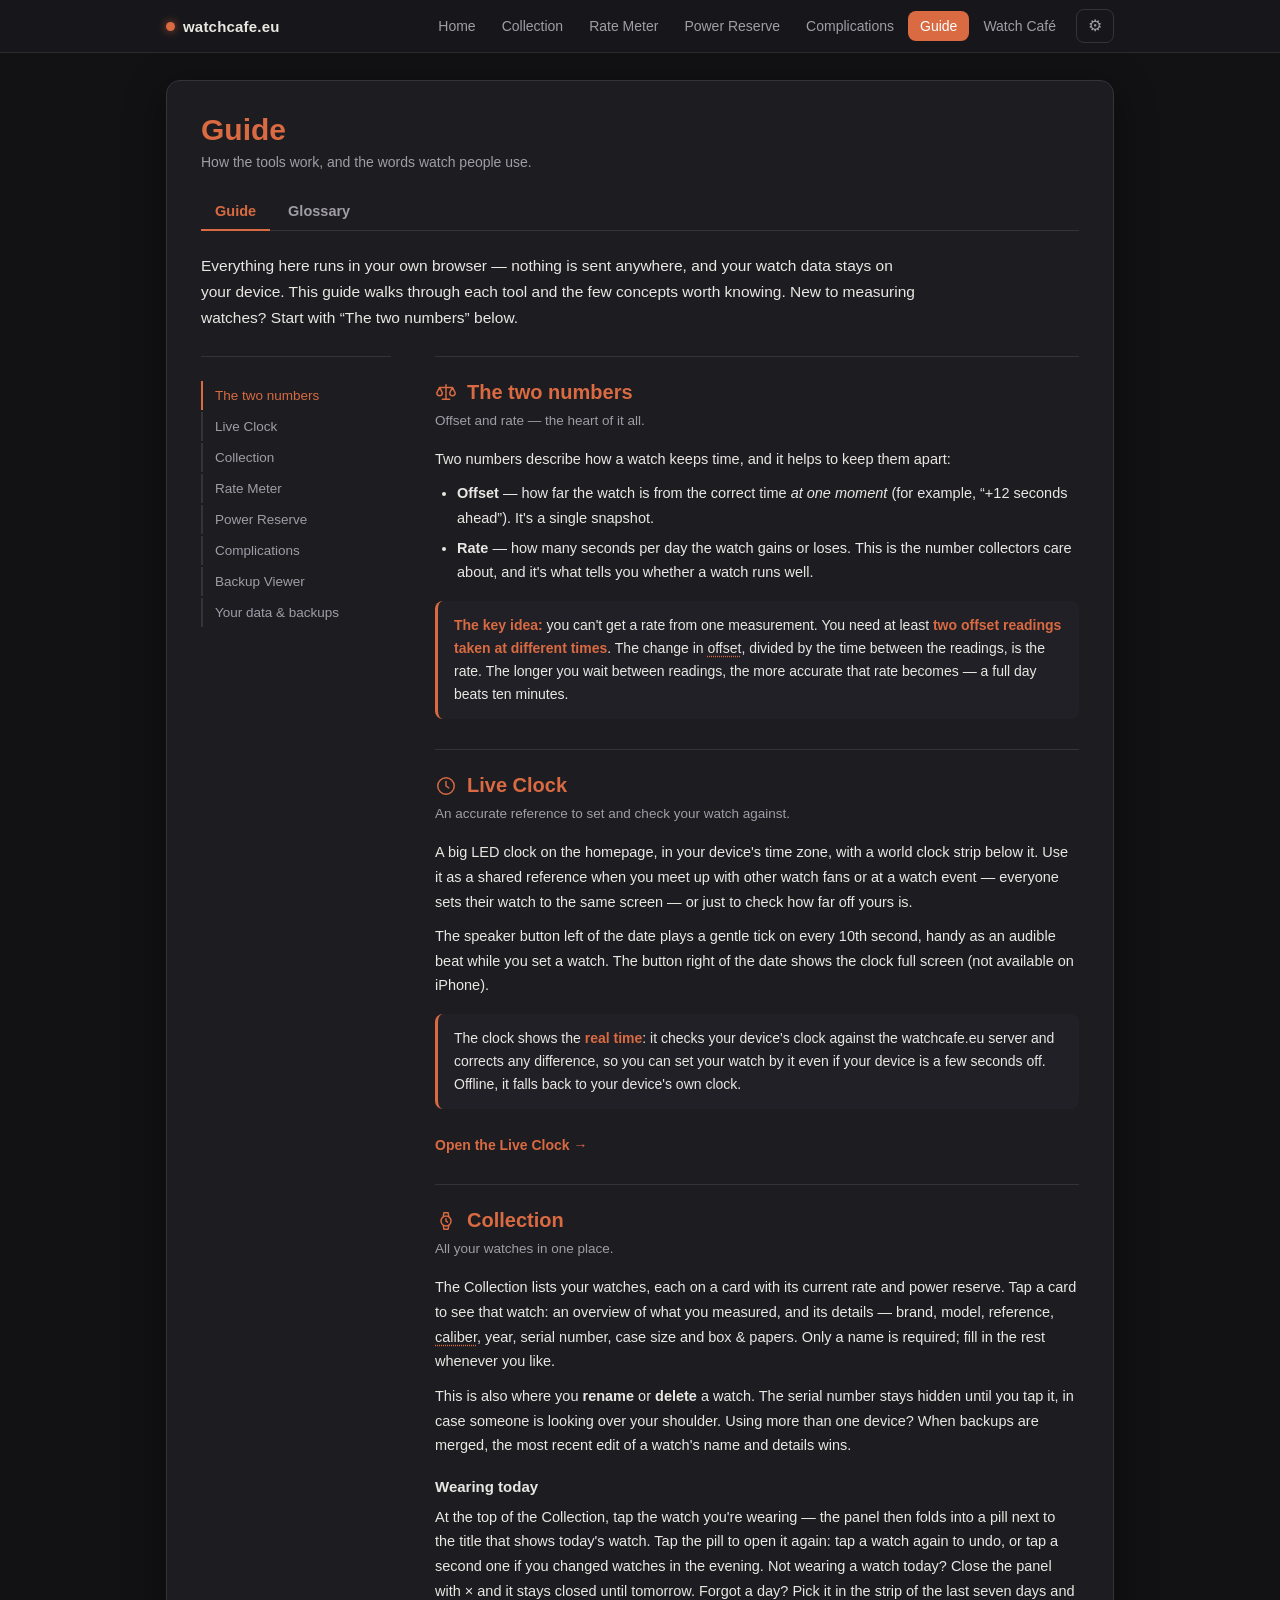
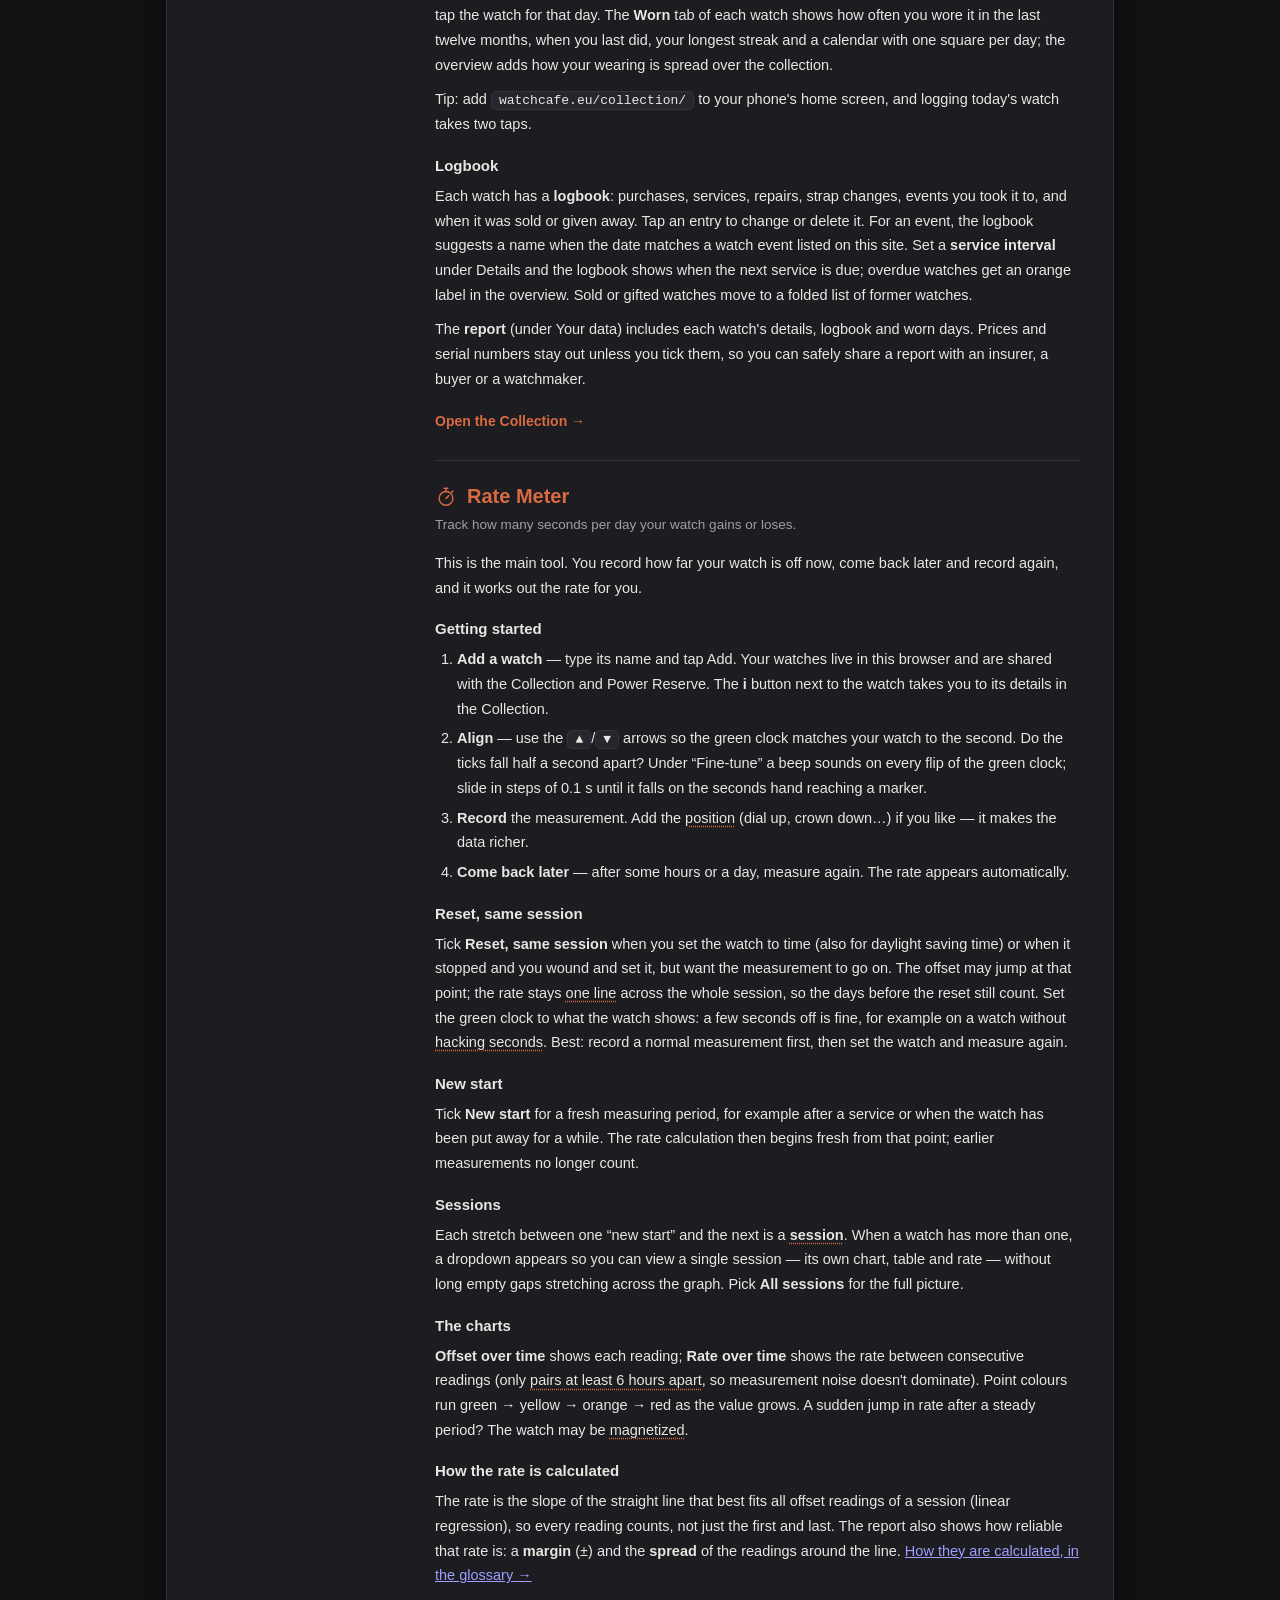
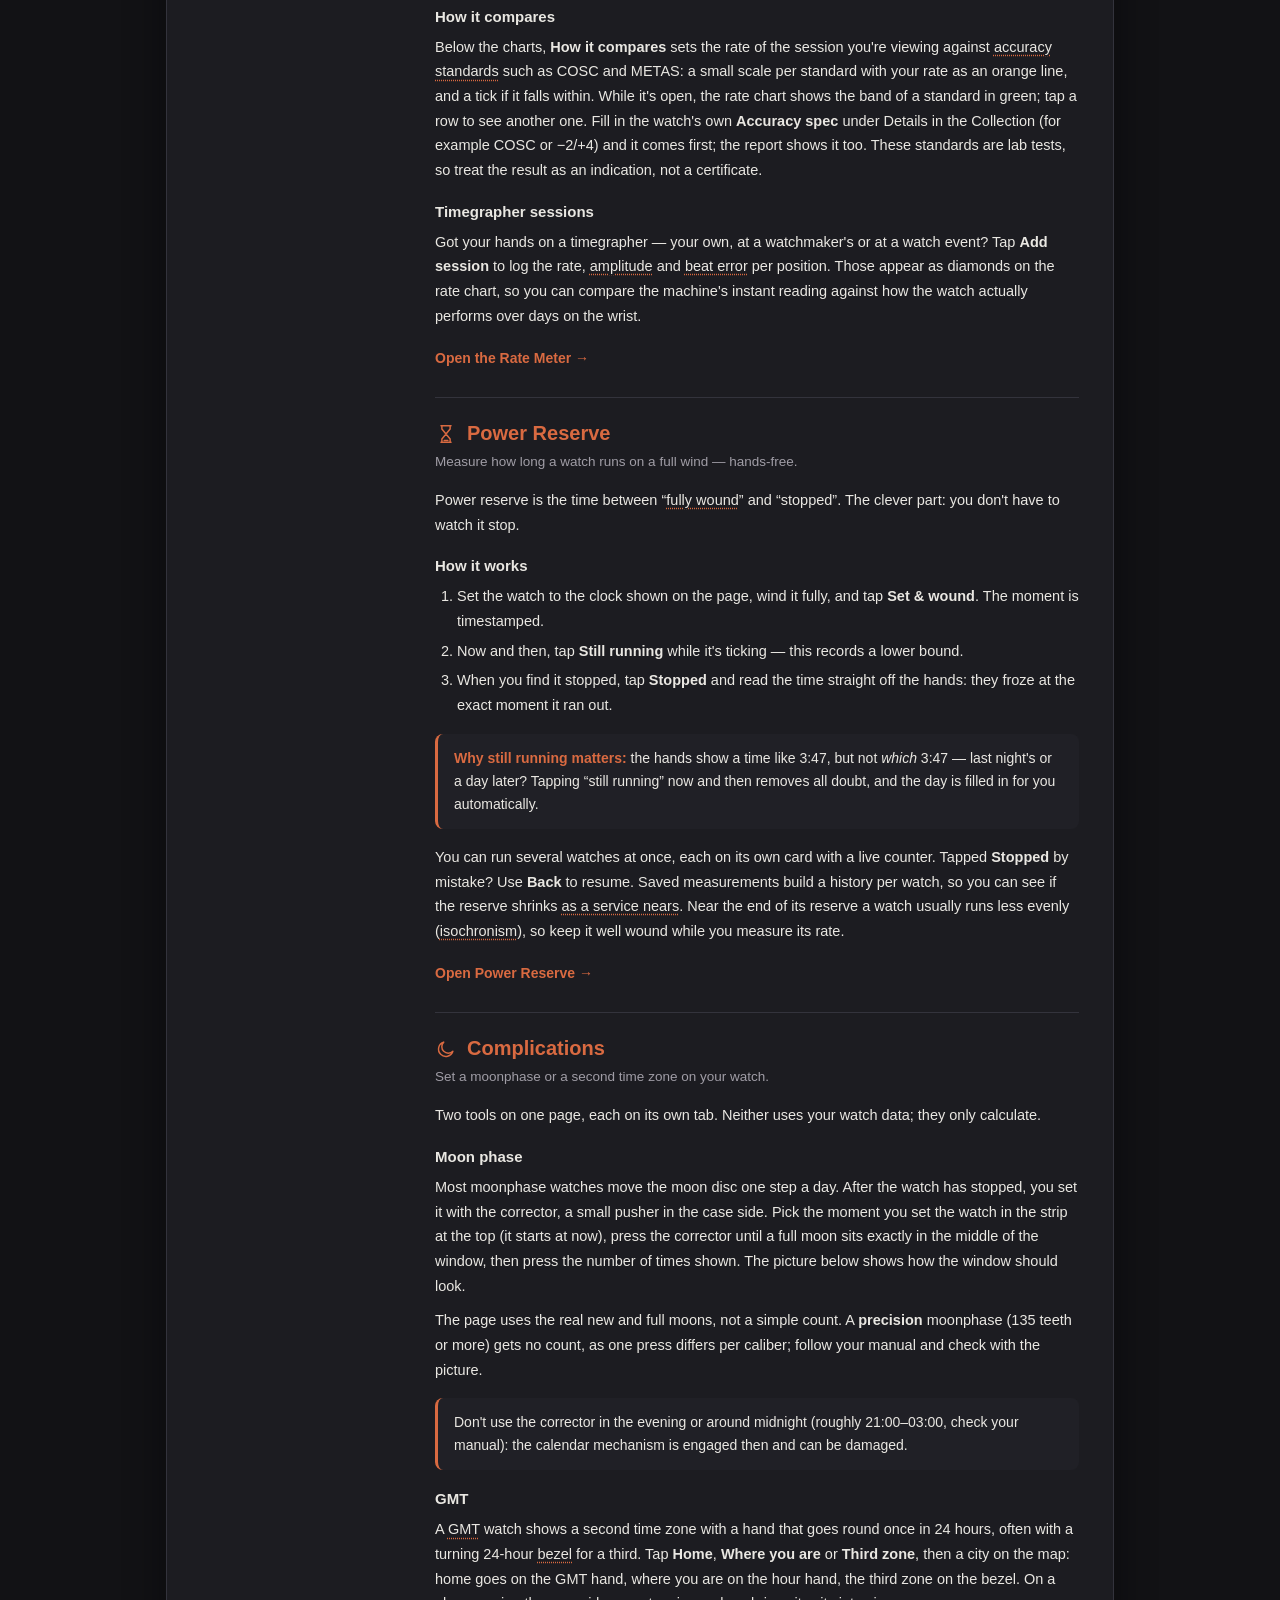
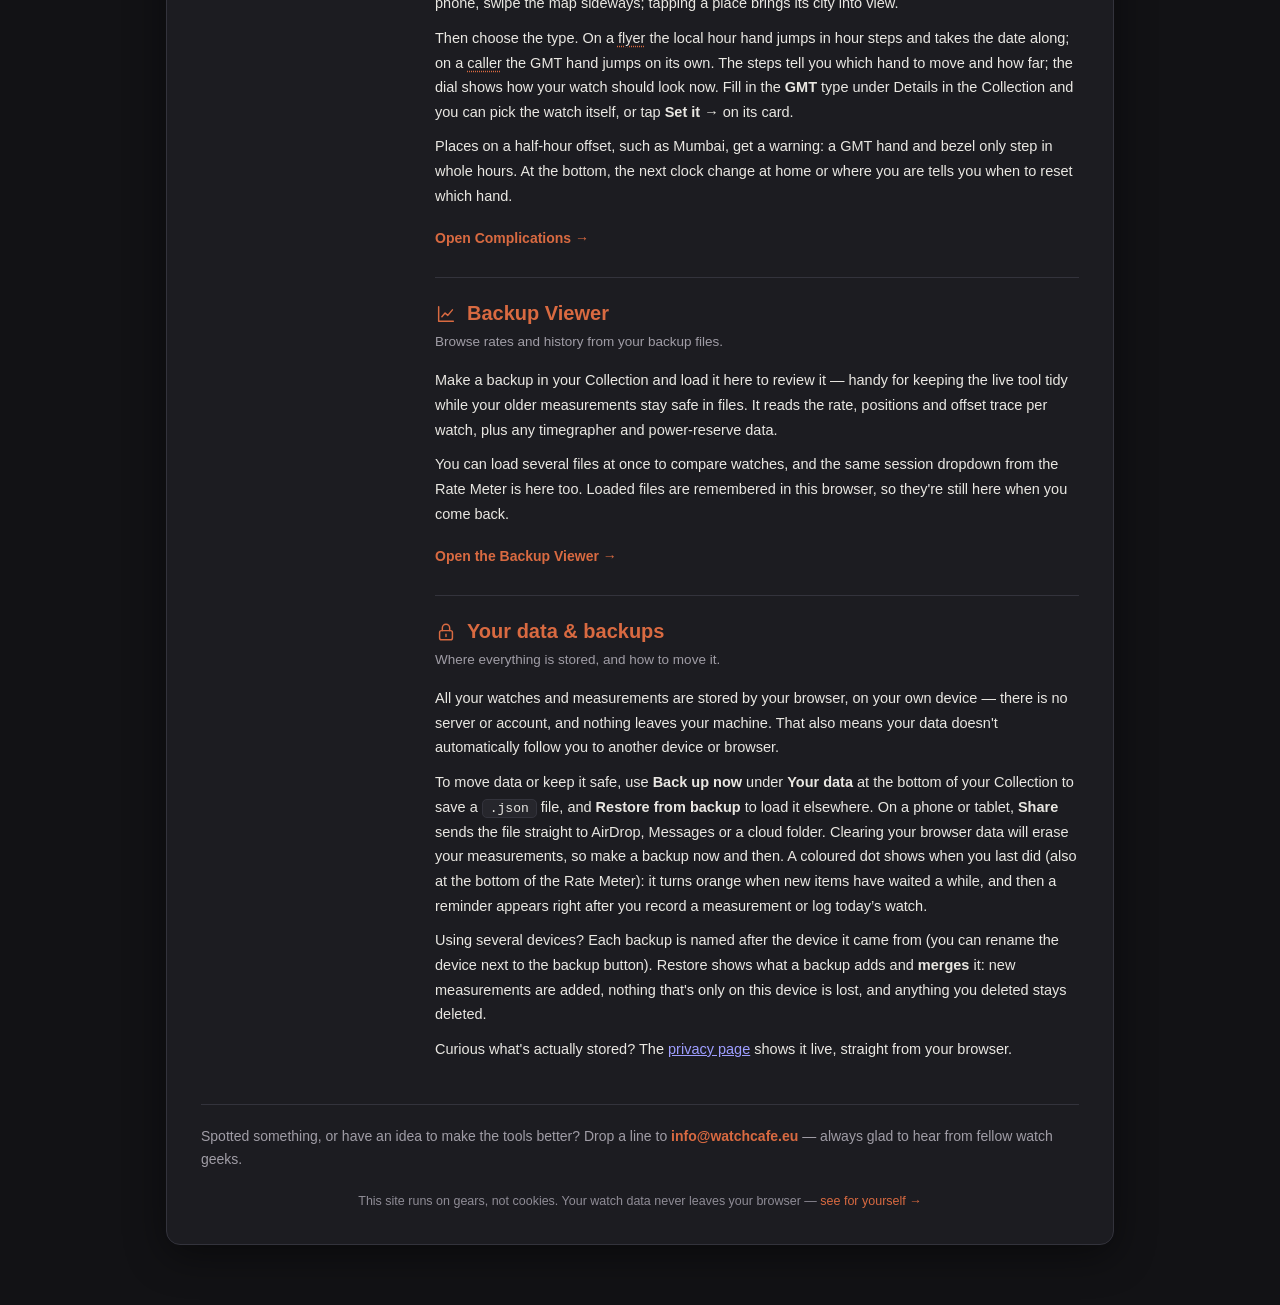
<file: guide/index.html>
<!DOCTYPE html>
<html lang="en">
<head>
<meta charset="UTF-8">
<meta name="viewport" content="width=device-width, initial-scale=1.0">
<title>Guide — watchcafe.eu</title>
  <link rel="stylesheet" href="/theme.css">
  <link rel="icon" href="/favicon.svg" type="image/svg+xml">
  <link rel="icon" href="/favicon-32.png" sizes="32x32" type="image/png">
  <link rel="apple-touch-icon" href="/apple-touch-icon.png">

<script src="/nav.js" defer></script>
<style>
  :root{
    --page:#121215; --card:#1c1c21; --card2:#202026; --border:#33333c;
    --accent:#d96a41; --accent-d:#c25a36; --ink:#e9e7e2; --muted:#a09da6;
    --nav-bg:#17171b; --nav-border:#2a2a31; --nav-hover:#22222a; --accent-glow:rgba(217,106,65,.7);
  }
  *{box-sizing:border-box}
  html{color-scheme:dark}
  html,body{margin:0;padding:0}
  body{background:var(--page);color:var(--ink);font-family:"Segoe UI",Roboto,Helvetica,Arial,sans-serif;min-height:100vh;padding:28px 16px 60px;-webkit-font-smoothing:antialiased}
  .wrap{max-width:948px;margin:0 auto}
  .card{background:var(--card);border:1px solid var(--border);border-radius:14px;padding:32px 34px 36px;box-shadow:0 10px 40px rgba(0,0,0,.45)}
  @media(max-width:560px){.card{padding:24px 18px 28px}}

  .hdr{display:flex;justify-content:space-between;align-items:flex-start;gap:12px;margin-bottom:0}
  h1{color:var(--accent);font-size:clamp(20px,3vw,30px);font-weight:800;margin:0 0 4px}
  .sub{color:var(--muted);font-size:14px;margin:0 0 8px}
  .lang{display:inline-flex;border:1px solid var(--border);border-radius:8px;overflow:hidden;flex:none}
  .lang button{border:none;background:#26262c;padding:6px 12px;font-size:13px;font-weight:600;color:var(--muted);cursor:pointer;touch-action:manipulation}
  .lang button.active{background:var(--accent);color:#fff}
  .lang button:hover:not(.active){background:#30303a}

  /* table of contents */
  .toc{display:flex;flex-wrap:wrap;gap:8px;margin:20px 0 8px}
  .toc a{font-size:13px;color:var(--accent);text-decoration:none;border:1px solid var(--border);border-radius:20px;padding:6px 13px;background:var(--card2)}
  .toc a:hover{background:#2a2a31}

  /* wide screens: table of contents as a sticky sidebar next to the text */
  .layout{display:grid;grid-template-columns:190px minmax(0,1fr);gap:44px;margin-top:24px}
  .layout .toc{position:sticky;top:76px;align-self:start;flex-direction:column;flex-wrap:nowrap;gap:2px;margin:0;padding-top:24px;border-top:1px solid var(--border)}
  .layout .toc a{border:none;border-left:2px solid var(--border);border-radius:0;background:none;padding:7px 12px;color:var(--muted);font-size:13.5px}
  .layout .toc a:hover{background:none;color:var(--ink)}
  .layout .toc a.on{color:var(--accent);border-left-color:var(--accent)}
  #body{max-width:680px}
  #body section:first-child{margin-top:0}
  @media(max-width:760px){
    .layout{display:block;margin-top:0}
    .layout .toc{position:static;flex-direction:row;flex-wrap:wrap;gap:8px;margin:20px 0 8px;padding-top:0;border-top:none}
    .layout .toc a{border:1px solid var(--border);border-radius:20px;background:var(--card2);padding:6px 13px;color:var(--accent);font-size:13px}
    .layout .toc a.on{border-color:var(--border)}
    #body section:first-child{margin-top:30px}
  }

  section{border-top:1px solid var(--border);margin-top:30px;padding-top:24px;scroll-margin-top:70px}
  h2{color:var(--accent);font-size:20px;margin:0 0 6px;display:flex;align-items:center;gap:10px}
  h2 .ic{width:22px;height:22px;flex:none}
  .tagline{color:var(--muted);font-size:13.5px;margin:0 0 14px}
  h3{font-size:15px;margin:20px 0 6px;color:var(--ink)}
  p{line-height:1.7;font-size:14.5px;margin:10px 0}
  ul,ol{line-height:1.7;font-size:14.5px;padding-left:22px;margin:10px 0}
  li{margin:5px 0}
  b,strong{color:var(--ink)}
  .lead{font-size:15.5px;line-height:1.7;max-width:720px}

  .callout{background:var(--card2);border-left:3px solid var(--accent);border-radius:8px;padding:13px 16px;margin:16px 0;font-size:14px;line-height:1.65}
  .callout b{color:var(--accent)}
  kbd{background:#26262c;border:1px solid var(--border);border-radius:5px;padding:1px 7px;font-family:"Courier New",monospace;font-size:13px;color:var(--ink)}
  .go{display:inline-block;margin-top:12px;color:var(--accent);text-decoration:none;font-weight:600;font-size:14px}
  .go:hover{text-decoration:underline}
  /* inline link to a glossary term: reads as text, dotted underline in the accent colour */
  a.gl{color:inherit;text-decoration:underline dotted;text-decoration-color:var(--accent);text-underline-offset:3px}
  a.gl:hover{color:var(--accent)}

  /* Guide / Glossary tabs */
  .tabs{display:flex;gap:4px;border-bottom:1px solid var(--border);margin:18px 0 0}
  .tabs a{color:var(--muted);text-decoration:none;font-size:14.5px;font-weight:600;padding:10px 14px;border-bottom:2px solid transparent;margin-bottom:-1px}
  .tabs a:hover{color:var(--ink)}
  .tabs a.on{color:var(--accent);border-bottom-color:var(--accent)}
  #paneGuide .lead{margin-top:22px}

  /* glossary */
  #gSearch{font:inherit;width:100%;max-width:420px;padding:10px 12px;border:1px solid var(--border);border-radius:8px;background:#26262c;color:var(--ink);margin-top:24px}
  #gSearch::placeholder{color:#77747d}
  .gcount{color:var(--muted);font-size:13px;margin:10px 2px 0}
  dl{margin:18px 0 0;columns:2;column-gap:44px}
  .entry{border-top:1px solid var(--border);padding:14px 2px;break-inside:avoid}
  dt{color:var(--accent);font-weight:700;font-size:15.5px;margin:0 0 4px}
  dt small{color:var(--muted);font-weight:400;font-size:12.5px;margin-left:8px}
  dd{margin:0;font-size:14.5px;line-height:1.6;color:var(--ink)}
  .gempty{color:var(--muted);font-size:14px;padding:20px 2px}
  @media(max-width:720px){dl{columns:1}#gSearch{max-width:none}}

  .foot{border-top:1px solid var(--border);margin-top:32px;padding-top:20px;color:var(--muted);font-size:14px;line-height:1.7}
  .foot a{color:var(--accent);text-decoration:none;font-weight:600}
  .foot a:hover{text-decoration:underline}
  .gears{margin-top:22px;text-align:center;font-size:12.5px;color:#8f8c96}
  .gears a{color:var(--accent);text-decoration:none}
  .gears a:hover{text-decoration:underline}
</style>
</head>
<body>
<div class="wrap">
  <div class="card">
    <div class="hdr">
      <div>
        <h1 id="title">Guide</h1>
      </div>
    </div>
    <p class="sub" id="sub"></p>

    <nav class="tabs" id="tabs">
      <a href="#" data-tab="guide" id="tabGuide"></a>
      <a href="#glossary" data-tab="glossary" id="tabGlossary"></a>
    </nav>

    <div id="paneGuide">
      <p class="lead" id="intro"></p>
      <div class="layout">
        <nav class="toc" id="toc"></nav>
        <div id="body"></div>
      </div>
    </div>

    <div id="paneGlossary" hidden>
      <input type="text" id="gSearch" autocomplete="off">
      <p class="gcount" id="gCount"></p>
      <dl id="gList"></dl>
    </div>

    <div class="foot" id="foot"></div>
    <div class="gears" id="gears"></div>
  </div>
</div>

<script>
var C={
 en:{
  title:"Guide",
  sub:"How the tools work, and the words watch people use.",
  tabGuide:"Guide", tabGlossary:"Glossary",
  gSearch:"Search terms\u2026", gCount:function(n){return n+" term"+(n===1?"":"s");},
  gNone:"No terms match your search.", gFail:"Could not load the glossary. It works on the live site (watchcafe.eu).",
  intro:"Everything here runs in your own browser \u2014 nothing is sent anywhere, and your watch data stays on your device. This guide walks through each tool and the few concepts worth knowing. New to measuring watches? Start with \u201cThe two numbers\u201d below.",
  toc:[["concepts","The two numbers"],["clock","Live Clock"],["collection","Collection"],["ratemeter","Rate Meter"],["powerreserve","Power Reserve"],["complications","Complications"],["viewer","Backup Viewer"],["data","Your data & backups"]],
  sections:[
    {id:"concepts",h:"The two numbers",tag:"Offset and rate \u2014 the heart of it all.",html:
      "<p>Two numbers describe how a watch keeps time, and it helps to keep them apart:</p>"+
      "<ul><li><b>Offset</b> \u2014 how far the watch is from the correct time <i>at one moment</i> (for example, \u201c+12 seconds ahead\u201d). It's a single snapshot.</li>"+
      "<li><b>Rate</b> \u2014 how many seconds per day the watch gains or loses. This is the number collectors care about, and it's what tells you whether a watch runs well.</li></ul>"+
      "<div class='callout'><b>The key idea:</b> you can't get a rate from one measurement. You need at least <b>two offset readings taken at different times</b>. The change in <a class='gl' href='#glossary/offset'>offset</a>, divided by the time between the readings, is the rate. The longer you wait between readings, the more accurate that rate becomes \u2014 a full day beats ten minutes.</div>"},
    {id:"clock",h:"Live Clock",tag:"An accurate reference to set and check your watch against.",html:
      "<p>A big LED clock on the homepage, in your device's time zone, with a world clock strip below it. Use it as a shared reference when you meet up with other watch fans or at a watch event \u2014 everyone sets their watch to the same screen \u2014 or just to check how far off yours is.</p>"+
      "<p>The speaker button left of the date plays a gentle tick on every 10th second, handy as an audible beat while you set a watch. The button right of the date shows the clock full screen (not available on iPhone).</p>"+
      "<div class='callout'>The clock shows the <b>real time</b>: it checks your device's clock against the watchcafe.eu server and corrects any difference, so you can set your watch by it even if your device is a few seconds off. Offline, it falls back to your device's own clock.</div>"+
      "<a class='go' href='/'>Open the Live Clock \u2192</a>"},
    {id:"collection",h:"Collection",tag:"All your watches in one place.",html:
      "<p>The Collection lists your watches, each on a card with its current rate and power reserve. Tap a card to see that watch: an overview of what you measured, and its details \u2014 brand, model, reference, <a class='gl' href='#glossary/caliber'>caliber</a>, year, serial number, case size and box &amp; papers. Only a name is required; fill in the rest whenever you like.</p>"+
      "<p>This is also where you <b>rename</b> or <b>delete</b> a watch. The serial number stays hidden until you tap it, in case someone is looking over your shoulder. Using more than one device? When backups are merged, the most recent edit of a watch's name and details wins.</p>"+
      "<h3>Wearing today</h3>"+
      "<p>At the top of the Collection, tap the watch you're wearing \u2014 the panel then folds into a pill next to the title that shows today's watch. Tap the pill to open it again: tap a watch again to undo, or tap a second one if you changed watches in the evening. Not wearing a watch today? Close the panel with × and it stays closed until tomorrow. Forgot a day? Pick it in the strip of the last seven days and tap the watch for that day. The <b>Worn</b> tab of each watch shows how often you wore it in the last twelve months, when you last did, your longest streak and a calendar with one square per day; the overview adds how your wearing is spread over the collection.</p>"+
      "<p>Tip: add <kbd>watchcafe.eu/collection/</kbd> to your phone's home screen, and logging today's watch takes two taps.</p>"+
      "<h3>Logbook</h3>"+
      "<p>Each watch has a <b>logbook</b>: purchases, services, repairs, strap changes, events you took it to, and when it was sold or given away. Tap an entry to change or delete it. For an event, the logbook suggests a name when the date matches a watch event listed on this site. Set a <b>service interval</b> under Details and the logbook shows when the next service is due; overdue watches get an orange label in the overview. Sold or gifted watches move to a folded list of former watches.</p>"+
      "<p>The <b>report</b> (under Your data) includes each watch's details, logbook and worn days. Prices and serial numbers stay out unless you tick them, so you can safely share a report with an insurer, a buyer or a watchmaker.</p>"+
      "<a class='go' href='/collection/'>Open the Collection \u2192</a>"},
    {id:"ratemeter",h:"Rate Meter",tag:"Track how many seconds per day your watch gains or loses.",html:
      "<p>This is the main tool. You record how far your watch is off now, come back later and record again, and it works out the rate for you.</p>"+
      "<h3>Getting started</h3>"+
      "<ol><li><b>Add a watch</b> \u2014 type its name and tap Add. Your watches live in this browser and are shared with the Collection and Power Reserve. The <b>i</b> button next to the watch takes you to its details in the Collection.</li>"+
      "<li><b>Align</b> \u2014 use the <kbd>\u25b2</kbd>/<kbd>\u25bc</kbd> arrows so the green clock matches your watch to the second. Do the ticks fall half a second apart? Under \u201cFine-tune\u201d a beep sounds on every flip of the green clock; slide in steps of 0.1 s until it falls on the seconds hand reaching a marker.</li>"+
      "<li><b>Record</b> the measurement. Add the <a class='gl' href='#glossary/position'>position</a> (dial up, crown down\u2026) if you like \u2014 it makes the data richer.</li>"+
      "<li><b>Come back later</b> \u2014 after some hours or a day, measure again. The rate appears automatically.</li></ol>"+
      "<h3>Reset, same session</h3>"+
      "<p>Tick <b>Reset, same session</b> when you set the watch to time (also for daylight saving time) or when it stopped and you wound and set it, but want the measurement to go on. The offset may jump at that point; the rate stays <a class='gl' href='#glossary/regression'>one line</a> across the whole session, so the days before the reset still count. Set the green clock to what the watch shows: a few seconds off is fine, for example on a watch without <a class='gl' href='#glossary/hacking'>hacking seconds</a>. Best: record a normal measurement first, then set the watch and measure again.</p>"+
      "<h3>New start</h3>"+
      "<p>Tick <b>New start</b> for a fresh measuring period, for example after a service or when the watch has been put away for a while. The rate calculation then begins fresh from that point; earlier measurements no longer count.</p>"+
      "<h3>Sessions</h3>"+
      "<p>Each stretch between one \u201cnew start\u201d and the next is a <a class='gl' href='#glossary/new start'><b>session</b></a>. When a watch has more than one, a dropdown appears so you can view a single session \u2014 its own chart, table and rate \u2014 without long empty gaps stretching across the graph. Pick <b>All sessions</b> for the full picture.</p>"+
      "<h3>The charts</h3>"+
      "<p><b>Offset over time</b> shows each reading; <b>Rate over time</b> shows the rate between consecutive readings (only <a class='gl' href='#glossary/rate points'>pairs at least 6 hours apart</a>, so measurement noise doesn't dominate). Point colours run green \u2192 yellow \u2192 orange \u2192 red as the value grows. A sudden jump in rate after a steady period? The watch may be <a class='gl' href='#glossary/magnet'>magnetized</a>.</p>"+
      "<h3>How the rate is calculated</h3>"+
      "<p>The rate is the slope of the straight line that best fits all offset readings of a session (linear regression), so every reading counts, not just the first and last. The report also shows how reliable that rate is: a <b>margin</b> (\u00b1) and the <b>spread</b> of the readings around the line. <a href='#glossary/regression'>How they are calculated, in the glossary \u2192</a></p>"+
      "<h3>How it compares</h3><p>Below the charts, <b>How it compares</b> sets the rate of the session you're viewing against <a class='gl' href='#glossary/cosc'>accuracy standards</a> such as COSC and METAS: a small scale per standard with your rate as an orange line, and a tick if it falls within. While it's open, the rate chart shows the band of a standard in green; tap a row to see another one. Fill in the watch's own <b>Accuracy spec</b> under Details in the Collection (for example COSC or \u22122/+4) and it comes first; the report shows it too. These standards are lab tests, so treat the result as an indication, not a certificate.</p>"+
      "<h3>Timegrapher sessions</h3>"+
      "<p>Got your hands on a timegrapher \u2014 your own, at a watchmaker's or at a watch event? Tap <b>Add session</b> to log the rate, <a class='gl' href='#glossary/amplitude'>amplitude</a> and <a class='gl' href='#glossary/beat error'>beat error</a> per position. Those appear as diamonds on the rate chart, so you can compare the machine's instant reading against how the watch actually performs over days on the wrist.</p>"+
      "<a class='go' href='/watchrate/'>Open the Rate Meter \u2192</a>"},
    {id:"powerreserve",h:"Power Reserve",tag:"Measure how long a watch runs on a full wind \u2014 hands-free.",html:
      "<p>Power reserve is the time between \u201c<a class='gl' href='#glossary/mainspring'>fully wound</a>\u201d and \u201cstopped\u201d. The clever part: you don't have to watch it stop.</p>"+
      "<h3>How it works</h3>"+
      "<ol><li>Set the watch to the clock shown on the page, wind it fully, and tap <b>Set &amp; wound</b>. The moment is timestamped.</li>"+
      "<li>Now and then, tap <b>Still running</b> while it's ticking \u2014 this records a lower bound.</li>"+
      "<li>When you find it stopped, tap <b>Stopped</b> and read the time straight off the hands: they froze at the exact moment it ran out.</li></ol>"+
      "<div class='callout'><b>Why still running matters:</b> the hands show a time like 3:47, but not <i>which</i> 3:47 \u2014 last night's or a day later? Tapping \u201cstill running\u201d now and then removes all doubt, and the day is filled in for you automatically.</div>"+
      "<p>You can run several watches at once, each on its own card with a live counter. Tapped <b>Stopped</b> by mistake? Use <b>Back</b> to resume. Saved measurements build a history per watch, so you can see if the reserve shrinks <a class='gl' href='#glossary/amplitude'>as a service nears</a>. Near the end of its reserve a watch usually runs less evenly (<a class='gl' href='#glossary/isochron'>isochronism</a>), so keep it well wound while you measure its rate.</p>"+
      "<a class='go' href='/powerreserve/'>Open Power Reserve \u2192</a>"},
    {id:"complications",h:"Complications",tag:"Set a moonphase or a second time zone on your watch.",html:
      "<p>Two tools on one page, each on its own tab. Neither uses your watch data; they only calculate.</p>"+
      "<h3>Moon phase</h3>"+
      "<p>Most moonphase watches move the moon disc one step a day. After the watch has stopped, you set it with the corrector, a small pusher in the case side. Pick the moment you set the watch in the strip at the top (it starts at now), press the corrector until a full moon sits exactly in the middle of the window, then press the number of times shown. The picture below shows how the window should look.</p>"+
      "<p>The page uses the real new and full moons, not a simple count. A <b>precision</b> moonphase (135 teeth or more) gets no count, as one press differs per caliber; follow your manual and check with the picture.</p>"+
      "<div class='callout'>Don't use the corrector in the evening or around midnight (roughly 21:00\u201303:00, check your manual): the calendar mechanism is engaged then and can be damaged.</div>"+
      "<h3>GMT</h3>"+
      "<p>A <a class='gl' href='#glossary/gmt'>GMT</a> watch shows a second time zone with a hand that goes round once in 24 hours, often with a turning 24-hour <a class='gl' href='#glossary/bezel'>bezel</a> for a third. Tap <b>Home</b>, <b>Where you are</b> or <b>Third zone</b>, then a city on the map: home goes on the GMT hand, where you are on the hour hand, the third zone on the bezel. On a phone, swipe the map sideways; tapping a place brings its city into view.</p>"+
      "<p>Then choose the type. On a <a class='gl' href='#glossary/flyer'>flyer</a> the local hour hand jumps in hour steps and takes the date along; on a <a class='gl' href='#glossary/caller'>caller</a> the GMT hand jumps on its own. The steps tell you which hand to move and how far; the dial shows how your watch should look now. Fill in the <b>GMT</b> type under Details in the Collection and you can pick the watch itself, or tap <b>Set it \u2192</b> on its card.</p>"+
      "<p>Places on a half-hour offset, such as Mumbai, get a warning: a GMT hand and bezel only step in whole hours. At the bottom, the next clock change at home or where you are tells you when to reset which hand.</p>"+
      "<a class='go' href='/complications/'>Open Complications \u2192</a>"},
    {id:"viewer",h:"Backup Viewer",tag:"Browse rates and history from your backup files.",html:
      "<p>Make a backup in your Collection and load it here to review it \u2014 handy for keeping the live tool tidy while your older measurements stay safe in files. It reads the rate, positions and offset trace per watch, plus any timegrapher and power-reserve data.</p>"+
      "<p>You can load several files at once to compare watches, and the same session dropdown from the Rate Meter is here too. Loaded files are remembered in this browser, so they're still here when you come back.</p>"+
      "<a class='go' href='/watchrate/viewer.html'>Open the Backup Viewer \u2192</a>"},
    {id:"data",h:"Your data & backups",tag:"Where everything is stored, and how to move it.",html:
      "<p>All your watches and measurements are stored by your browser, on your own device \u2014 there is no server or account, and nothing leaves your machine. That also means your data doesn't automatically follow you to another device or browser.</p>"+
      "<p>To move data or keep it safe, use <b>Back up now</b> under <b>Your data</b> at the bottom of your Collection to save a <kbd>.json</kbd> file, and <b>Restore from backup</b> to load it elsewhere. On a phone or tablet, <b>Share</b> sends the file straight to AirDrop, Messages or a cloud folder. Clearing your browser data will erase your measurements, so make a backup now and then. A coloured dot shows when you last did (also at the bottom of the Rate Meter): it turns orange when new items have waited a while, and then a reminder appears right after you record a measurement or log today\u2019s watch.</p>"+
      "<p>Using several devices? Each backup is named after the device it came from (you can rename the device next to the backup button). Restore shows what a backup adds and <b>merges</b> it: new measurements are added, nothing that's only on this device is lost, and anything you deleted stays deleted.</p>"+
      "<p>Curious what's actually stored? The <a href='/privacy/'>privacy page</a> shows it live, straight from your browser.</p>"}
  ],
  footHtml:"Spotted something, or have an idea to make the tools better? Drop a line to <a href='mailto:info@watchcafe.eu'>info@watchcafe.eu</a> \u2014 always glad to hear from fellow watch geeks.",
  gears:"This site runs on gears, not cookies. Your watch data never leaves your browser \u2014 ",
  gearsLink:"see for yourself \u2192"
 },
 nl:{
  title:"Handleiding",
  sub:"Hoe de tools werken, en de woorden die horlogemensen gebruiken.",
  tabGuide:"Handleiding", tabGlossary:"Begrippenlijst",
  gSearch:"Zoek een begrip\u2026", gCount:function(n){return n+" begrip"+(n===1?"":"pen");},
  gNone:"Geen begrippen gevonden voor je zoekopdracht.", gFail:"Kon de begrippenlijst niet laden. Op de live site (watchcafe.eu) werkt dit wel.",
  intro:"Alles hier draait in je eigen browser \u2014 er wordt niets verstuurd, en je horlogedata blijft op je apparaat. Deze handleiding loopt elke tool langs, plus de paar begrippen die het waard zijn om te kennen. Nieuw met het meten van horloges? Begin met \u201cDe twee getallen\u201d hieronder.",
  toc:[["concepts","De twee getallen"],["clock","Live Clock"],["collection","Collectie"],["ratemeter","Rate Meter"],["powerreserve","Gangreserve"],["complications","Complicaties"],["viewer","Backup Viewer"],["data","Je data & back-ups"]],
  sections:[
    {id:"concepts",h:"De twee getallen",tag:"Offset en gang \u2014 waar alles om draait.",html:
      "<p>Twee getallen beschrijven hoe een horloge de tijd bijhoudt, en het helpt ze uit elkaar te houden:</p>"+
      "<ul><li><b>Offset</b> \u2014 hoe ver het horloge <i>op \u00e9\u00e9n moment</i> van de juiste tijd af zit (bijvoorbeeld \u201c+12 seconden voor\u201d). Een momentopname.</li>"+
      "<li><b>Gang</b> \u2014 hoeveel seconden per dag het horloge voor- of achterloopt. Dit is het getal waar verzamelaars om geven, en wat je vertelt of een horloge goed loopt.</li></ul>"+
      "<div class='callout'><b>De kern:</b> uit \u00e9\u00e9n meting kun je geen gang halen. Je hebt minstens <b>twee offset-metingen op verschillende momenten</b> nodig. De verandering in <a class='gl' href='#glossary/offset'>offset</a>, gedeeld door de tijd ertussen, is de gang. Hoe langer je tussen metingen wacht, hoe nauwkeuriger die gang wordt \u2014 een hele dag is beter dan tien minuten.</div>"},
    {id:"clock",h:"Live Clock",tag:"Een nauwkeurige referentie om je horloge op te zetten en te controleren.",html:
      "<p>Een grote LED-klok op de homepage, op de tijdzone van je apparaat, met een wereldklok-strip eronder. Gebruik 'm als gedeelde referentie als je met andere horlogeliefhebbers afspreekt of op een horloge-evenement \u2014 iedereen zet zijn horloge op hetzelfde scherm \u2014 of gewoon om te zien hoe ver die van je afwijkt.</p>"+
      "<p>De luidsprekerknop links van de datum laat elke 10e seconde een zacht tikje horen, handig als hoorbare maat terwijl je een horloge gelijkzet. De knop rechts van de datum zet de klok schermvullend (niet op iPhone).</p>"+
      "<div class='callout'>De klok toont de <b>echte tijd</b>: hij vergelijkt de klok van je apparaat met de server van watchcafe.eu en corrigeert het verschil, zodat je je horloge erop kunt zetten, ook als je apparaat een paar seconden afwijkt. Zonder internet valt hij terug op de klok van je apparaat.</div>"+
      "<a class='go' href='/'>Open de Live Clock \u2192</a>"},
    {id:"collection",h:"Collectie",tag:"Al je horloges op \u00e9\u00e9n plek.",html:
      "<p>De Collectie toont je horloges, elk op een kaart met de huidige gang en gangreserve. Tik op een kaart om dat horloge te bekijken: een overzicht van wat je hebt gemeten, en de gegevens \u2014 merk, model, referentie, <a class='gl' href='#glossary/kaliber'>kaliber</a>, jaar, serienummer, kastmaat en doos &amp; papieren. Alleen een naam is verplicht; de rest vul je in wanneer je wilt.</p>"+
      "<p>Hier kun je een horloge ook <b>hernoemen</b> of <b>verwijderen</b>. Het serienummer blijft verborgen tot je erop tikt, voor als iemand over je schouder meekijkt. Gebruik je meer dan \u00e9\u00e9n apparaat? Bij het samenvoegen van back-ups wint de laatste wijziging van naam en gegevens.</p>"+
      "<h3>Vandaag om</h3>"+
      "<p>Bovenaan de Collectie tik je het horloge aan dat je vandaag draagt \u2014 het blok klapt dan in tot een pil naast de titel met het horloge van vandaag. Tik op de pil om het weer te openen: nog eens tikken op een horloge maakt het ongedaan, en 's avonds gewisseld tik je er een tweede bij. Vandaag geen horloge om? Sluit het blok met ×, dan blijft het dicht tot morgen. Een dag vergeten? Kies die dag in de strook met de afgelopen zeven dagen en tik het horloge aan. De tab <b>Gedragen</b> van elk horloge laat zien hoe vaak je het de afgelopen twaalf maanden droeg, wanneer voor het laatst, je langste reeks en een kalender met een vakje per dag; het overzicht toont hoe je dragen over de collectie verdeeld is.</p>"+
      "<p>Tip: zet <kbd>watchcafe.eu/collection/</kbd> op het beginscherm van je telefoon, dan leg je het horloge van vandaag vast met twee tikken.</p>"+
      "<h3>Logboek</h3>"+
      "<p>Elk horloge heeft een <b>logboek</b>: aankopen, onderhoud, reparaties, bandwissels, evenementen waar je het mee naartoe nam, en wanneer het verkocht of weggegeven is. Tik op een regel om hem te wijzigen of te verwijderen. Bij een evenement stelt het logboek een naam voor als de datum samenvalt met een horloge-evenement dat op deze site staat. Stel bij Gegevens een <b>onderhoudsinterval</b> in, dan toont het logboek wanneer de volgende beurt nodig is; achterstallige horloges krijgen een oranje label in het overzicht. Verkochte of weggegeven horloges verhuizen naar een ingeklapte lijst met eerdere horloges.</p>"+
      "<p>Het <b>rapport</b> (onder Je gegevens) neemt per horloge de gegevens, het logboek en de draagdagen mee. Prijzen en serienummers blijven eruit tenzij je ze aanvinkt, zodat je een rapport veilig kunt delen met een verzekeraar, koper of horlogemaker.</p>"+
      "<a class='go' href='/collection/'>Open de Collectie \u2192</a>"},
    {id:"ratemeter",h:"Rate Meter",tag:"Meet hoeveel seconden per dag je horloge voor- of achterloopt.",html:
      "<p>Dit is de hoofdtool. Je legt vast hoe ver je horloge nu afwijkt, komt later terug en legt opnieuw vast, en de gang wordt voor je berekend.</p>"+
      "<h3>Aan de slag</h3>"+
      "<ol><li><b>Voeg een horloge toe</b> \u2014 typ de naam en tik op Toevoegen. Je horloges leven in deze browser en zijn gedeeld met de Collectie en Gangreserve. De <b>i</b>-knop naast het horloge brengt je naar de gegevens in de Collectie.</li>"+
      "<li><b>Gelijkzetten</b> \u2014 gebruik de <kbd>\u25b2</kbd>/<kbd>\u25bc</kbd> pijltjes zodat de groene klok tot op de seconde gelijkloopt met je horloge. Vallen de tikken een halve seconde uit elkaar? Onder \u201cFijn afstellen\u201d klinkt een piep op elke sprong van de groene klok; schuif in stappen van 0,1 s tot hij valt als de secondewijzer een streepje bereikt.</li>"+
      "<li><b>Leg de meting vast</b>. Voeg eventueel de <a class='gl' href='#glossary/positie'>positie</a> toe (wijzerplaat boven, kroon onder\u2026) \u2014 dat maakt de data rijker.</li>"+
      "<li><b>Kom later terug</b> \u2014 meet na een paar uur of een dag opnieuw. De gang verschijnt vanzelf.</li></ol>"+
      "<h3>Doorstart</h3>"+
      "<p>Vink <b>Doorstart</b> aan als je het horloge gelijk hebt gezet (ook bij zomer- of wintertijd) of als het heeft stilgestaan en je het hebt opgewonden en gezet, maar de meting wilt laten doorlopen. De offset mag op dat punt verspringen; de gang blijft <a class='gl' href='#glossary/regressie'>\u00e9\u00e9n lijn</a> over de hele sessie, dus de dagen v\u00f3\u00f3r de doorstart tellen nog mee. Zet de groene klok op wat het horloge aanwijst: een paar seconden ernaast is prima, bijvoorbeeld bij een horloge zonder <a class='gl' href='#glossary/stopseconde'>stopseconde</a>. Het beste: leg eerst een gewone meting vast, zet het horloge dan gelijk en meet opnieuw.</p>"+
      "<h3>Nieuwe start</h3>"+
      "<p>Vink <b>Nieuwe start</b> aan voor een nieuwe meetperiode, bijvoorbeeld na een onderhoudsbeurt of als het horloge een tijd in de la heeft gelegen. De gangberekening begint dan opnieuw vanaf dat punt; eerdere metingen tellen niet meer mee.</p>"+
      "<h3>Sessies</h3>"+
      "<p>Elk stuk tussen de ene \u201cnieuwe start\u201d en de volgende is een <a class='gl' href='#glossary/nieuwe start'><b>sessie</b></a>. Heeft een horloge er meer dan \u00e9\u00e9n, dan verschijnt een keuzemenu om \u00e9\u00e9n sessie te bekijken \u2014 met eigen grafiek, tabel en gang \u2014 zonder lange lege gaten die over de grafiek lopen. Kies <b>Alle sessies</b> voor het totaaloverzicht.</p>"+
      "<h3>De grafieken</h3>"+
      "<p><b>Offset in de tijd</b> toont elke meting; <b>Gang in de tijd</b> toont de gang tussen opeenvolgende metingen (alleen <a class='gl' href='#glossary/gangpunten'>paren die minstens 6 uur uit elkaar liggen</a>, zodat meetruis niet domineert). Puntkleuren lopen van groen \u2192 geel \u2192 oranje \u2192 rood naarmate de waarde groter wordt. Ineens een sprong in de gang na een rustige periode? Dan is het horloge misschien <a class='gl' href='#glossary/magnet'>gemagnetiseerd</a>.</p>"+
      "<h3>Hoe de gang wordt berekend</h3>"+
      "<p>De gang is de helling van de rechte lijn die het best bij alle offsetmetingen van een sessie past (lineaire regressie), zodat elke meting meetelt, niet alleen de eerste en de laatste. Het rapport laat ook zien hoe betrouwbaar die gang is: een <b>marge</b> (\u00b1) en de <b>spreiding</b> van de metingen rond de lijn. <a href='#glossary/regressie'>Hoe die worden berekend, in de woordenlijst \u2192</a></p>"+
      "<h3>Vergelijking met normen</h3><p>Onder de grafieken zet <b>Vergelijking met normen</b> de gang van de sessie die je bekijkt naast <a class='gl' href='#glossary/cosc'>nauwkeurigheidsnormen</a> zoals COSC en METAS: per norm een kleine schaal met je gang als oranje streep, en een vinkje als hij erbinnen valt. Zolang het blok open is, toont de ganggrafiek de band van een norm in groen; tik op een regel om een andere te zien. Vul bij Gegevens in de Collectie de eigen <b>Nauwkeurigheidsnorm</b> van het horloge in (bijvoorbeeld COSC of \u22122/+4), dan staat die bovenaan en neemt het rapport hem ook mee. Deze normen zijn labtests, dus zie de uitkomst als indicatie, niet als certificaat.</p>"+
      "<h3>Timegrapher-sessies</h3>"+
      "<p>Een timegrapher bij de hand \u2014 je eigen, bij een horlogemaker of op een horloge-evenement? Tik op <b>Sessie toevoegen</b> om per positie de gang, <a class='gl' href='#glossary/amplitude'>amplitude</a> en <a class='gl' href='#glossary/slagfout'>slagfout</a> vast te leggen. Die verschijnen als ruitjes op de gang-grafiek, zodat je de momentmeting van de machine kunt vergelijken met hoe het horloge zich over dagen aan de pols gedraagt.</p>"+
      "<a class='go' href='/watchrate/'>Open de Rate Meter \u2192</a>"},
    {id:"powerreserve",h:"Gangreserve",tag:"Meet hoe lang een horloge loopt op een volledige opwinding \u2014 zonder toezicht.",html:
      "<p>Gangreserve is de tijd tussen \u201c<a class='gl' href='#glossary/opwindveer'>volledig opgewonden</a>\u201d en \u201cstilgevallen\u201d. Het slimme: je hoeft er niet bij te zijn als het stopt.</p>"+
      "<h3>Hoe het werkt</h3>"+
      "<ol><li>Zet het horloge gelijk aan de klok op de pagina, wind het volledig op, en tik op <b>Gelijk &amp; opgewonden</b>. Het moment krijgt een tijdstempel.</li>"+
      "<li>Tik af en toe op <b>Loopt nog</b> terwijl het tikt \u2014 dat legt een ondergrens vast.</li>"+
      "<li>Vind je het stilstaand, tik op <b>Gestopt</b> en lees de tijd van de wijzers af: die bevroren op het exacte moment dat het uitliep.</li></ol>"+
      "<div class='callout'><b>Waarom \u201cloopt nog\u201d belangrijk is:</b> de wijzers tonen een tijd als 3:47, maar niet <i>welke</i> 3:47 \u2014 vannacht of een dag later? Af en toe \u201cloopt nog\u201d tikken haalt alle twijfel weg, en de dag wordt automatisch voor je ingevuld.</div>"+
      "<p>Je kunt meerdere horloges tegelijk laten lopen, elk op een eigen kaart met live teller. Per ongeluk op <b>Gestopt</b> getikt? Gebruik <b>Terug</b> om verder te gaan. Opgeslagen metingen vormen een historie per horloge, zodat je ziet of de reserve afneemt <a class='gl' href='#glossary/amplitude'>naarmate een servicebeurt nadert</a>. Tegen het eind van de reserve loopt een horloge meestal minder gelijkmatig (<a class='gl' href='#glossary/isochron'>isochronie</a>); houd het tijdens een gangmeting dus goed opgewonden.</p>"+
      "<a class='go' href='/powerreserve/'>Open Gangreserve \u2192</a>"},
    {id:"complications",h:"Complicaties",tag:"Zet een maanstand of een tweede tijdzone op je horloge gelijk.",html:
      "<p>Twee tools op één pagina, elk op een eigen tabblad. Geen van beide gebruikt je horlogedata; ze rekenen alleen.</p>"+
      "<h3>Maanstand</h3>"+
      "<p>De meeste maanstandhorloges zetten de maanschijf één stap per dag door. Heeft het horloge stilgestaan, dan zet je hem gelijk met de corrector, een klein drukknopje in de zijkant van de kast. Kies in de strook bovenaan het moment waarop je het horloge gelijkzet (hij begint op nu), druk de corrector tot een volle maan precies in het midden van het venster staat, en druk dan het aantal keer dat er staat. Het plaatje eronder laat zien hoe het venster eruit hoort te zien.</p>"+
      "<p>De pagina rekent met de echte nieuwe en volle manen, niet met een simpele telling. Een <b>precisie</b>-maanstand (135 tanden of meer) krijgt geen aantal, omdat één druk per kaliber verschilt; volg je handleiding en controleer met het plaatje.</p>"+
      "<div class='callout'>Gebruik de corrector niet 's avonds of rond middernacht (ongeveer 21:00\u201303:00, zie je handleiding): dan grijpt het kalendermechanisme in en kan het beschadigen.</div>"+
      "<h3>GMT</h3>"+
      "<p>Een <a class='gl' href='#glossary/gmt'>GMT</a>-horloge toont een tweede tijdzone met een wijzer die in 24 uur één keer rond gaat, vaak met een draaibare 24-uurs<a class='gl' href='#glossary/lunette'>rand</a> voor een derde. Tik op <b>Thuis</b>, <b>Waar je bent</b> of <b>Derde zone</b> en dan op een stad op de kaart: thuis komt op de GMT-wijzer, waar je bent op de uurwijzer, de derde zone op de rand. Op een telefoon veeg je de kaart opzij; een tik op een plek haalt de stad in beeld.</p>"+
      "<p>Kies dan het soort. Bij een <a class='gl' href='#glossary/flyer'>flyer</a> springt de lokale uurwijzer per uur en gaat de datum mee; bij een <a class='gl' href='#glossary/caller'>caller</a> springt de GMT-wijzer los. De stappen zeggen welke wijzer je verzet en hoever; de wijzerplaat laat zien hoe je horloge er nu uit hoort te zien. Vul in de Collectie bij Gegevens het soort <b>GMT</b> in, dan kun je het horloge zelf kiezen, of tik op zijn kaart op <b>Gelijkzetten \u2192</b>.</p>"+
      "<p>Plaatsen met een halfuur-offset, zoals Mumbai, geven een waarschuwing: een GMT-wijzer en rand gaan alleen per heel uur. Onderaan zegt de volgende tijdwissel thuis of waar je bent wanneer je welke wijzer opnieuw moet zetten.</p>"+
      "<a class='go' href='/complications/'>Open Complicaties \u2192</a>"},
    {id:"viewer",h:"Backup Viewer",tag:"Bekijk gang en historie uit je back-upbestanden.",html:
      "<p>Maak een back-up in je Collectie en laad die hier om terug te kijken \u2014 handig om de live tool overzichtelijk te houden terwijl je oudere metingen veilig in bestanden blijven. De viewer leest per horloge de gang, posities en het offset-verloop, plus eventuele timegrapher- en gangreserve-data.</p>"+
      "<p>Je kunt meerdere bestanden tegelijk laden om horloges te vergelijken, en hetzelfde sessie-keuzemenu uit de Rate Meter zit ook hier. Geladen bestanden worden in deze browser onthouden, dus ze staan er nog als je terugkomt.</p>"+
      "<a class='go' href='/watchrate/viewer.html'>Open de Backup Viewer \u2192</a>"},
    {id:"data",h:"Je data & back-ups",tag:"Waar alles wordt bewaard, en hoe je het verplaatst.",html:
      "<p>Al je horloges en metingen worden door je browser bewaard, op je eigen apparaat \u2014 er is geen server of account, en er verlaat niets je machine. Dat betekent ook dat je data niet automatisch meereist naar een ander apparaat of browser.</p>"+
      "<p>Om data te verplaatsen of veilig te stellen, gebruik je <b>Back-up maken</b> onder <b>Je gegevens</b> onderaan je Collectie om een <kbd>.json</kbd>-bestand op te slaan, en <b>Herstellen uit back-up</b> om het elders te laden. Op een telefoon of tablet stuurt <b>Delen</b> het bestand direct naar AirDrop, Berichten of een cloudmap. Je browsergegevens wissen verwijdert je metingen, dus maak af en toe een back-up. Een gekleurde stip laat zien wanneer je dat voor het laatst deed (ook onderaan de Rate Meter): hij wordt oranje als nieuwe items een tijdje wachten, en dan verschijnt er een herinnering direct na het vastleggen van een meting of van het horloge van vandaag.</p>"+
      "<p>Gebruik je meerdere apparaten? Elke back-up krijgt de naam van het apparaat waar hij vandaan komt (de naam pas je aan naast de back-upknop). Herstellen laat zien wat een back-up toevoegt en <b>voegt hem samen</b>: nieuwe metingen komen erbij, wat alleen op dit apparaat staat blijft bewaard, en wat je verwijderd hebt blijft weg.</p>"+
      "<p>Benieuwd wat er precies wordt bewaard? De <a href='/privacy/'>privacypagina</a> laat het live zien, rechtstreeks uit je browser.</p>"}
  ],
  footHtml:"Iets gezien, of een idee om de tools beter te maken? Stuur een bericht naar <a href='mailto:info@watchcafe.eu'>info@watchcafe.eu</a> \u2014 altijd leuk om van mede-horlogegeeks te horen.",
  gears:"Deze site draait op tandwielen, niet op cookies. Je horlogedata verlaat je browser nooit \u2014 ",
  gearsLink:"zie het zelf \u2192"
 }
};
var LKEY="siouxWatchRateMeterLang";
var lang=(function(){try{return localStorage.getItem(LKEY)||"en";}catch(e){return "en";}})();

// line icons per section, same style as the homepage tiles
var ICONS={
  concepts:'<path d="M12 4v16M8 20h8M5 7h14M5 7l-3 6a3 3 0 0 0 6 0zM19 7l-3 6a3 3 0 0 0 6 0z"/>',
  clock:'<circle cx="12" cy="12" r="9"/><path d="M12 7v5l3 2"/>',
  collection:'<circle cx="12" cy="12" r="5.5"/><path d="M9 7.1 9.7 3h4.6l.7 4.1M9 16.9l.7 4.1h4.6l.7-4.1M12 9.5V12l1.6 1.2"/>',
  ratemeter:'<circle cx="12" cy="13.5" r="7.5"/><path d="M10 2.5h4M12 2.5V6M18.2 6.8l1.3-1.3M12 13.5l3-3"/>',
  powerreserve:'<path d="M6.5 3h11M6.5 21h11M7.5 3v3.5L12 12l4.5-5.5V3M7.5 21v-3.5L12 12l4.5 5.5V21"/><path d="M10 19.2h4"/>',
  viewer:'<path d="M4 4v16h16"/><path d="M7.5 15l3.5-4 3 2.5 5-6"/>',
  complications:'<path d="M19.5 14.5A8 8 0 1 1 9.5 4.5a6.5 6.5 0 0 0 10 10z"/>',
  data:'<rect x="5" y="10.5" width="14" height="10" rx="2"/><path d="M8 10.5V7.5a4 4 0 0 1 8 0v3M12 14.5v2.5"/>'
};
function icon(id){
  return '<svg class="ic" viewBox="0 0 24 24" fill="none" stroke="currentColor" stroke-width="1.6" stroke-linecap="round" stroke-linejoin="round" aria-hidden="true">'+ICONS[id]+'</svg>';
}

function render(){
  var c=C[lang];
  document.getElementById("title").textContent=c.title;
  document.getElementById("sub").textContent=c.sub;
  document.getElementById("tabGuide").textContent=c.tabGuide;
  document.getElementById("tabGlossary").textContent=c.tabGlossary;
  document.getElementById("gSearch").placeholder=c.gSearch;
  renderGlossary();
  document.getElementById("intro").textContent=c.intro;
  document.getElementById("toc").innerHTML=c.toc.map(function(x){return '<a href="#'+x[0]+'">'+x[1]+'</a>';}).join("");
  document.getElementById("body").innerHTML=c.sections.map(function(s){
    return '<section id="'+s.id+'"><h2>'+icon(s.id)+s.h+'</h2>'
      +'<p class="tagline">'+s.tag+'</p>'+s.html+'</section>';
  }).join("");
  document.getElementById("foot").innerHTML=c.footHtml;
  document.getElementById("gears").innerHTML=c.gears+'<a href="/privacy/">'+c.gearsLink+'</a>';
  document.documentElement.lang=lang;
}
// highlight the section currently in view in the sidebar
function markToc(){
  var links=document.querySelectorAll("#toc a"),cur=links[0];
  links.forEach(function(a){
    var sec=document.getElementById(a.getAttribute("href").slice(1));
    if(sec&&sec.getBoundingClientRect().top<160) cur=a;
  });
  // short last sections never reach the top: at the bottom, mark the last one
  if(window.innerHeight+window.scrollY>=document.documentElement.scrollHeight-2) cur=links[links.length-1];
  links.forEach(function(a){a.classList.toggle("on",a===cur);});
}
window.addEventListener("scroll",markToc,{passive:true});

/* ===== Glossary tab: terms from /glossary.txt ===== */
var TERMS=null, gQuery="", gFailed=false;
function parseGlossary(txt){
  var lines=txt.split(/\r?\n/).filter(function(l){return l.trim().charAt(0)!=="#";});
  return lines.join("\n").split(/\n\s*---+\s*\n/).map(function(b){return b.trim();}).filter(Boolean).map(function(b){
    var ls=b.split("\n"), names=ls[0].split("/").map(function(x){return x.trim();});
    var en="", nl="";
    ls.slice(1).forEach(function(l){
      if(/^EN:/i.test(l)) en=l.replace(/^EN:\s*/i,"").trim();
      else if(/^NL:/i.test(l)) nl=l.replace(/^NL:\s*/i,"").trim();
    });
    return {en:names[0], nl:names[1]||names[0], defEn:en, defNl:nl};
  }).filter(function(e){return e.en&&(e.defEn||e.defNl);});
}
function esc(s){return String(s).replace(/[&<>"]/g,function(c){return{"&":"&amp;","<":"&lt;",">":"&gt;",'"':"&quot;"}[c];});}
function renderGlossary(){
  var c=C[lang], list=document.getElementById("gList"), count=document.getElementById("gCount");
  if(gFailed){list.innerHTML='<div class="gempty">'+c.gFail+'</div>';count.textContent="";return;}
  if(!TERMS)return;
  var items=TERMS.slice().sort(function(a,b){return a[lang].localeCompare(b[lang],lang);});
  if(gQuery){
    var q=gQuery.toLowerCase();
    items=items.filter(function(e){return (e.en+" "+e.nl+" "+e.defEn+" "+e.defNl).toLowerCase().indexOf(q)>-1;});
  }
  count.textContent=c.gCount(items.length);
  if(!items.length){list.innerHTML='<div class="gempty">'+c.gNone+'</div>';return;}
  list.innerHTML=items.map(function(e){
    var other=(lang==="en")?e.nl:e.en;
    var alt=(other&&other!==e[lang])?'<small>'+esc(other)+'</small>':"";
    var def=(lang==="en")?(e.defEn||e.defNl):(e.defNl||e.defEn);
    return '<div class="entry"><dt>'+esc(e[lang])+alt+'</dt><dd>'+esc(def)+'</dd></div>';
  }).join("");
}
function loadGlossary(){
  if(TERMS||gFailed)return;
  fetch("/glossary.txt",{cache:"no-store"}).then(function(r){
    if(!r.ok)throw 0; return r.text();
  }).then(function(txt){TERMS=parseGlossary(txt);renderGlossary();
  }).catch(function(){gFailed=true;renderGlossary();});
}
document.getElementById("gSearch").addEventListener("input",function(e){gQuery=e.target.value.trim();renderGlossary();});

/* ===== tabs: #glossary opens the glossary, any other hash is a guide section ===== */
function showTab(){
  // #glossary opens the glossary; #glossary/<term> also fills in the search
  var h=location.hash,gl=h==="#glossary"||h.indexOf("#glossary/")===0;
  if(h.indexOf("#glossary/")===0){
    gQuery=decodeURIComponent(h.slice(10)).trim();
    document.getElementById("gSearch").value=gQuery;
    if(TERMS)renderGlossary();
    window.scrollTo(0,0);
  }
  document.getElementById("paneGuide").hidden=gl;
  document.getElementById("paneGlossary").hidden=!gl;
  document.querySelectorAll("#tabs a").forEach(function(a){a.classList.toggle("on",(a.dataset.tab==="glossary")===gl);});
  if(gl)loadGlossary();
}
document.getElementById("tabGuide").addEventListener("click",function(e){
  e.preventDefault();
  if(location.hash){history.pushState(null,"",location.pathname);showTab();}
  window.scrollTo(0,0);
});
window.addEventListener("hashchange",showTab);
window.addEventListener("popstate",showTab);
window.addEventListener("swclang",function(e){lang=e.detail;render();markToc();});
render();
showTab();
markToc();
</script>
</body>
</html>
</file>
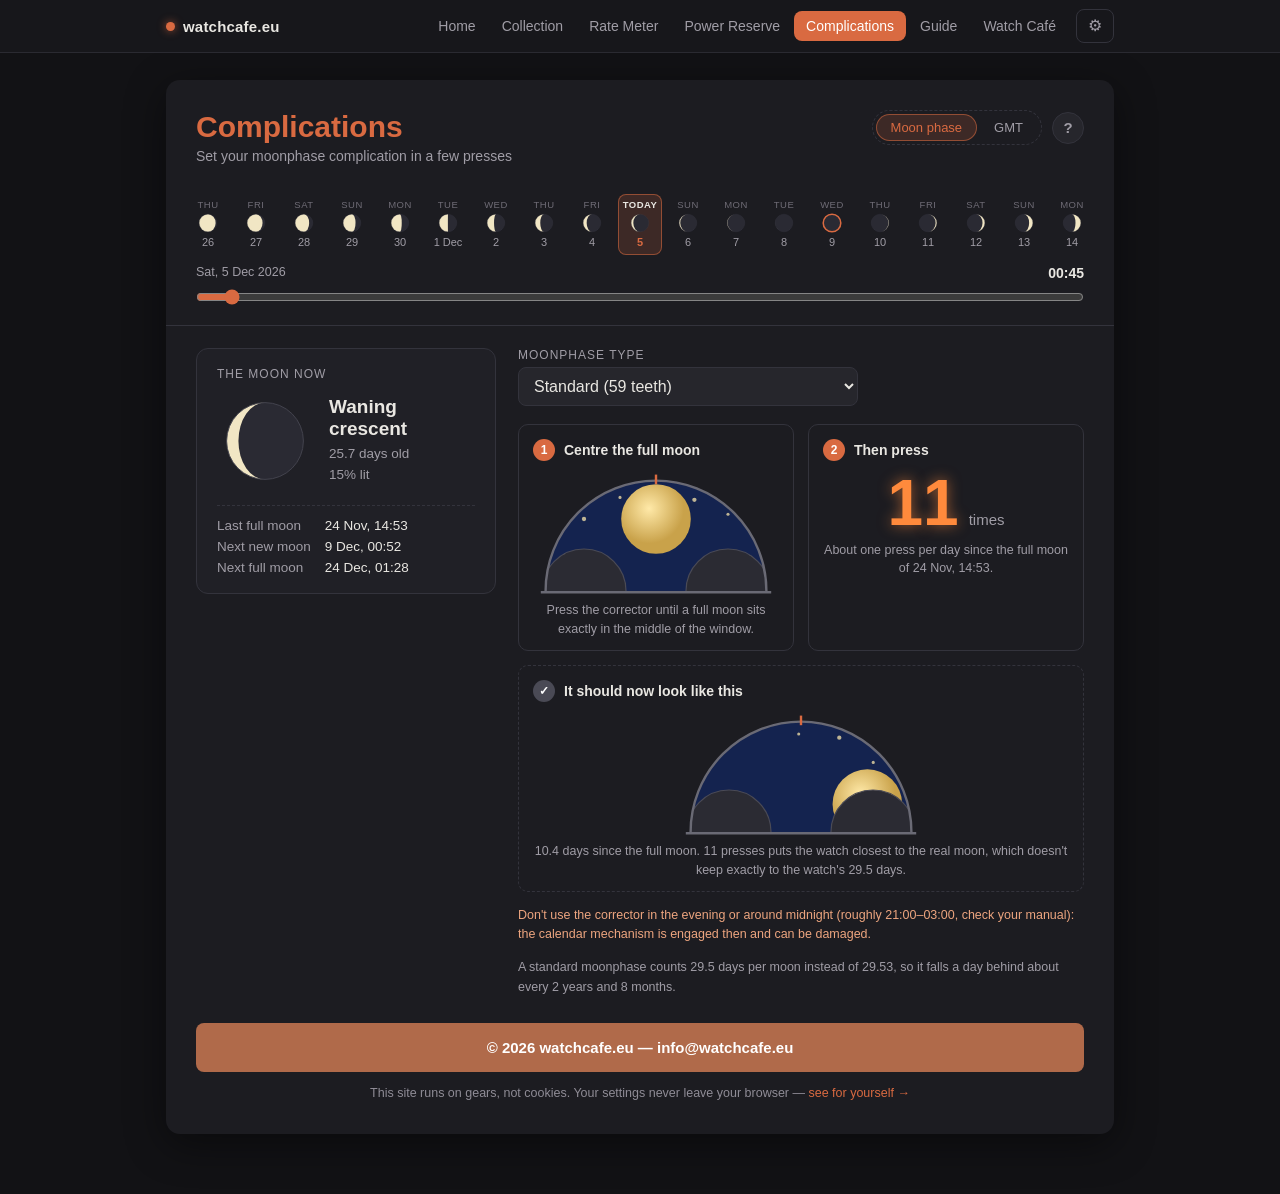
<file: moonphase/index.html>
<!DOCTYPE html>
<html lang="en">
<head>
  <meta charset="UTF-8">
  <title>Moon Phase moved — watchcafe.eu</title>
  <!-- Moon Phase is now a tab of Complications; keep this page so old bookmarks still work. -->
  <meta http-equiv="refresh" content="0; url=/complications/#moon">
  <link rel="canonical" href="https://watchcafe.eu/complications/">
  <script>location.replace("/complications/#moon");</script>
</head>
<body>
  <p>Moon Phase has moved to <a href="/complications/#moon">Complications</a>.</p>
</body>
</html>
</file>
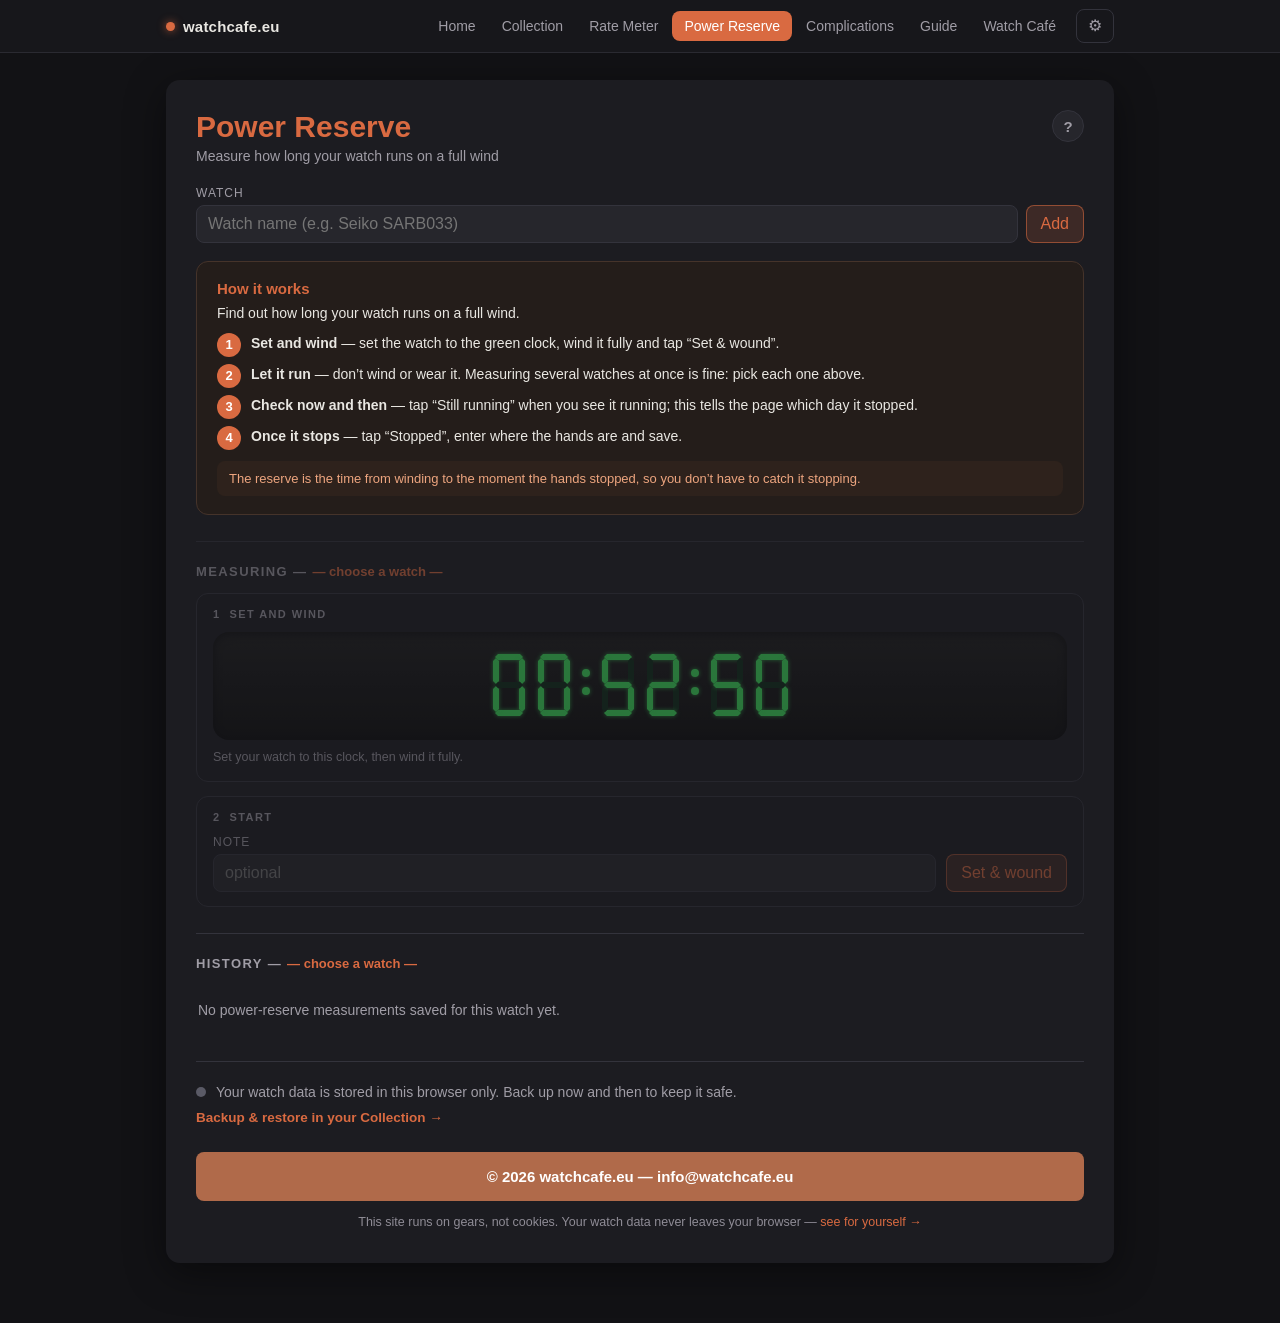
<file: powerreserve/index.html>
<!DOCTYPE html>
<html lang="en">
<head>
<meta charset="UTF-8">
<meta name="viewport" content="width=device-width, initial-scale=1.0">
<title>Power Reserve — watchcafe.eu</title>
  <link rel="stylesheet" href="/theme.css">
  <link rel="icon" href="/favicon.svg" type="image/svg+xml">
  <link rel="icon" href="/favicon-32.png" sizes="32x32" type="image/png">
  <link rel="apple-touch-icon" href="/apple-touch-icon.png">

<script src="/nav.js" defer></script>
<script src="/watchdata.js?v=16"></script>
<style>
  :root{
    --page:#121215; --card:#1c1c21; --card2:#202026; --border:#33333c;
    --accent:#d96a41; --accent-d:#c25a36; --ink:#e9e7e2; --muted:#a09da6;
    --panel-1:#1c1c1c; --panel-2:#0b0b0b;
    --amber:#ff8a3c; --amber-off:#3a1e0a; --amber-glow:rgba(255,138,60,.75); --green:#3be35b; --green-off:#0c2a17; --green-glow:rgba(59,227,91,.7); --banner:#b06a4a;
    --nav-bg:#17171b; --nav-border:#2a2a31; --nav-hover:#22222a; --accent-glow:rgba(217,106,65,.7);
  }
  *{box-sizing:border-box}
  html{color-scheme:dark}
  html,body{margin:0;padding:0}
  body{background:var(--page);color:var(--ink);font-family:"Segoe UI",Roboto,Helvetica,Arial,sans-serif;min-height:100vh;padding:28px 16px 60px}
  .wrap{max-width:948px;margin:0 auto}
  .card{background:var(--card);border-radius:14px;padding:30px 30px 34px;box-shadow:0 10px 40px rgba(0,0,0,.45)}
  .hdr{display:flex;justify-content:space-between;align-items:flex-start;gap:12px;margin-bottom:22px}
  h1{color:var(--accent);font-size:clamp(20px,3vw,30px);font-weight:800;margin:0 0 4px}
  .sub{color:var(--muted);font-size:14px;margin:0}
  .hdr-right{display:flex;align-items:center;gap:10px;flex:none}
  .help-btn{width:32px;height:32px;border-radius:50%;border:1px solid var(--border);background:#26262c;color:var(--muted);font-weight:700;font-size:15px;padding:0;line-height:1;cursor:pointer}
  .help-btn:hover{background:#30303a;color:var(--ink)}

  select,input[type=text],input[type=time]{font:inherit;padding:9px 11px;border:1px solid var(--border);border-radius:8px;background:#26262c;color:var(--ink);width:100%}
  label.fld{display:block;font-size:12px;text-transform:uppercase;letter-spacing:1px;color:var(--muted);margin:0 0 5px}
  button{font:inherit;cursor:pointer;border-radius:8px;padding:9px 14px;border:1px solid var(--border);background:#26262c;color:var(--ink);touch-action:manipulation}
  button:hover{background:#30303a}
  button:active{transform:scale(.98)}
  /* tinted instead of solid accent, so the main action stands out without glaring */
  button.primary{background:color-mix(in srgb,var(--accent) 18%,transparent);border-color:color-mix(in srgb,var(--accent) 55%,transparent);color:var(--accent)}
  button.primary:hover{background:color-mix(in srgb,var(--accent) 30%,transparent);border-color:var(--accent)}
  button.sm{padding:6px 10px;font-size:13px}
  button.danger{color:#ff6b5e}
  button.ghost{background:transparent}

  .row{display:flex;flex-wrap:wrap;gap:10px;align-items:center}
  .row.nowrap{flex-wrap:nowrap}
  .grow{flex:1 1 auto;min-width:0}
  .hint{font-size:12.5px;color:var(--muted);margin:8px 0 0;line-height:1.5}

  /* watch picker: same as the Rate Meter */
  .watchpick{margin-top:6px}
  .watchpick .row{gap:8px;align-items:stretch}
  #addForm{flex-wrap:wrap}
  #addForm input{flex:1 1 220px}
  @media(max-width:520px){#addForm input{flex-basis:100%}}
  .icon-btn{flex:none;width:42px;padding:0;display:inline-flex;align-items:center;justify-content:center;color:var(--muted)}
  a.icon-btn{align-self:stretch;border:1px solid var(--border);border-radius:8px;background:#26262c;text-decoration:none}
  a.icon-btn:hover{background:#30303a;color:var(--accent);border-color:var(--accent)}

  .guide{margin-top:18px;background:#241d1a;border:1px solid #45332a;border-radius:12px;padding:18px 20px;display:none}
  .guide-head{display:flex;justify-content:space-between;align-items:center;margin-bottom:8px}
  .guide-head span{font-weight:700;color:var(--accent);font-size:15px}
  .guide-x{border:none;background:transparent;font-size:20px;line-height:1;color:var(--muted);padding:2px 6px;cursor:pointer}
  .guide-x:hover{background:transparent;color:var(--ink)}
  .guide-intro{margin:0 0 12px;font-size:14px;color:var(--ink)}
  .guide-steps{margin:0;padding:0;list-style:none;counter-reset:gs}
  .guide-steps li{counter-increment:gs;position:relative;padding:0 0 10px 34px;font-size:14px;line-height:1.5;color:var(--ink)}
  .guide-steps li:before{content:counter(gs);position:absolute;left:0;top:0;width:24px;height:24px;border-radius:50%;background:var(--accent);color:#fff;font-size:13px;font-weight:700;display:flex;align-items:center;justify-content:center}
  .guide-steps li:last-child{padding-bottom:0}
  .guide-note{margin:14px 0 0;font-size:13px;color:#eda57f;background:#2e221c;border-radius:8px;padding:10px 12px}

  /* LED */
  .led{display:flex;align-items:center;justify-content:center;gap:5px}
  .led .digit{width:clamp(22px,5.4vw,40px)}
  .led .digit svg{width:100%;height:auto;display:block}
  .led .seg{fill:var(--amber-off)}
  .led .seg.on{fill:var(--amber);filter:drop-shadow(0 0 4px var(--amber-glow))}
  .led .colon{display:flex;flex-direction:column;gap:10px;padding:0 3px 6px}
  .led .colon .dot{width:8px;height:8px;border-radius:50%;background:var(--amber);box-shadow:0 0 4px var(--amber-glow)}
  .led .sp{width:clamp(8px,2vw,14px)}
  .led.green .seg{fill:var(--green-off)}
  .led.green .seg.on{fill:var(--green);filter:drop-shadow(0 0 4px var(--green-glow))}
  .led.green .colon .dot{background:var(--green);box-shadow:0 0 4px var(--green-glow)}
  .led-text{font-family:"Courier New",monospace;color:var(--amber);font-size:30px;font-weight:700;text-align:center;text-shadow:0 0 5px var(--amber-glow);letter-spacing:1px}

  .block{border-top:1px solid var(--border);margin-top:26px;padding-top:22px}
  .block h2{font-size:13px;text-transform:uppercase;letter-spacing:1.4px;color:var(--muted);margin:0 0 14px;font-weight:700}
  .block h2 .wname{color:var(--accent);text-transform:none;letter-spacing:0}
  .panel{background:linear-gradient(180deg,var(--panel-1),var(--panel-2));border-radius:16px;padding:18px 16px 20px;box-shadow:inset 0 2px 8px rgba(0,0,0,.6);overflow:hidden}
  .plab{font-size:11px;text-transform:uppercase;letter-spacing:1px;color:var(--muted);margin:0 0 12px;text-align:center}
  .grp{background:#1a1a20;border:1px solid var(--border);border-radius:12px;padding:14px 16px;margin-top:14px}
  .grp-h{display:flex;align-items:center;gap:9px;margin-bottom:12px;font-size:11px;text-transform:uppercase;letter-spacing:1.4px;color:var(--muted);font-weight:700}
  .grp-h .meta{margin-left:auto;text-transform:none;letter-spacing:0;font-weight:400;font-size:12px}
  .btns{display:flex;gap:8px}
  .btns button{flex:1}
  .hnote{color:var(--muted);font-size:13px}
  .saverow{display:flex;justify-content:space-between;align-items:center;gap:10px;flex-wrap:wrap;border-top:1px solid var(--border);padding-top:12px;margin-top:12px}
  .reserve{font-size:14px;color:var(--ink)}
  .reserve b{font-family:"Courier New",monospace;color:var(--amber)}

  table{width:100%;border-collapse:collapse;font-size:14px}
  th,td{text-align:left;padding:9px 8px;border-bottom:1px solid var(--border)}
  th{font-size:11px;text-transform:uppercase;letter-spacing:1px;color:var(--muted)}
  td.num{font-variant-numeric:tabular-nums;white-space:nowrap}
  .empty{color:var(--muted);font-size:14px;padding:14px 2px;line-height:1.6}
  .typical{font-size:13.5px;color:var(--muted);margin:0 0 6px}
  .typical b{font-family:"Courier New",monospace;color:var(--ink)}

  /* backup status: same line as on the Rate Meter */
  .bkstatus{display:flex;align-items:baseline;gap:10px;font-size:14px;margin-bottom:8px}
  .bkdot{width:10px;height:10px;border-radius:50%;flex:none;align-self:center;background:#5a5a66}
  .bkdot.ok{background:#3be35b;box-shadow:0 0 6px rgba(59,227,91,.6)}
  .bkdot.due{background:#ffb02e;box-shadow:0 0 6px rgba(255,176,46,.6)}
  .bkstatus .mut,.bkstatus.idle{color:var(--muted)}
  .datalink{font-size:13.5px;font-weight:600;color:var(--accent);text-decoration:none}
  .datalink:hover{text-decoration:underline}
  /* reminder after saving when a backup is due (same as the Rate Meter) */
  .bknudge{display:flex;align-items:center;gap:10px;flex-wrap:wrap;margin-top:12px;padding:9px 12px;border-radius:8px;font-size:13px;color:var(--muted);background:#0e0e12;border:1px solid var(--border)}
  .bknudge .txt{flex:1 1 220px}
  .bknudge .txt b{color:var(--ink);font-weight:600}
  .bknudge .ok{color:#3be35b;font-weight:700;margin-right:4px}
  .bknudge .x{background:none;border:none;color:var(--muted);padding:2px 6px;font-size:16px;line-height:1}
  .bknudge .x:hover{color:var(--ink);background:none}
  .notice{background:#2e221c;border:1px solid #45332a;color:#eda57f;padding:10px 14px;border-radius:8px;font-size:13px;margin-bottom:18px;display:none}

  .banner{margin-top:26px;background:var(--banner,#b06a4a);color:#fff;font-weight:700;text-align:center;padding:16px;border-radius:8px;font-size:15px}
  .gears{margin-top:14px;text-align:center;font-size:12.5px;color:#8f8c96}
  .gears a{color:var(--accent);text-decoration:none}
  .gears a:hover{text-decoration:underline}

  @media(max-width:600px){.card{padding:22px 16px 26px}}
</style>
</head>
<body>
<div class="wrap">
  <div class="card">
    <div class="hdr">
      <div>
        <h1 id="title">Power Reserve</h1>
        <p class="sub" id="sub"></p>
      </div>
      <div class="hdr-right">
        <button class="help-btn" id="helpBtn" aria-label="How it works">?</button>
      </div>
    </div>

    <div class="notice" id="notice"></div>

    <div class="watchpick">
      <label class="fld" id="watchSelLbl" for="watchSel"></label>
      <div class="row nowrap" id="watchRow">
        <select id="watchSel" class="grow"></select>
        <a class="icon-btn" id="watchInfo" href="/collection/">
          <svg viewBox="0 0 16 16" width="16" height="16" aria-hidden="true" focusable="false">
            <path d="M8 1.8a6.2 6.2 0 1 0 0 12.4A6.2 6.2 0 0 0 8 1.8zM8 7.2v4M8 4.9v.1"
                  fill="none" stroke="currentColor" stroke-width="1.3" stroke-linecap="round" stroke-linejoin="round"/>
          </svg>
        </a>
      </div>
      <div class="row nowrap" id="addForm" style="display:none">
        <input type="text" id="newWatch" class="grow">
        <button class="primary" id="addWatch"></button>
        <button id="addCancel"></button>
      </div>
    </div>

    <div class="guide" id="guide">
      <div class="guide-head">
        <span id="guideTitle"></span>
        <button class="guide-x" id="guideClose" aria-label="Close">&times;</button>
      </div>
      <p class="guide-intro" id="guideIntro"></p>
      <ol class="guide-steps">
        <li id="gStep1"></li>
        <li id="gStep2"></li>
        <li id="gStep3"></li>
        <li id="gStep4"></li>
      </ol>
      <p class="guide-note" id="guideNote"></p>
    </div>

    <div class="block" id="meterBlock">
      <h2 id="meterH2"></h2>
      <div id="meter"></div>
      <div class="bknudge" id="bkNudge" style="display:none"></div>
    </div>

    <div class="block">
      <h2 id="histH2"></h2>
      <div id="histWrap"></div>
    </div>

    <!-- backup & restore live in the Collection; this line only shows the status -->
    <div class="block" id="dataBlock">
      <div class="bkstatus" id="bkStatus"><span class="bkdot" id="bkDot"></span><span id="bkText"></span></div>
      <a class="datalink" id="dataLink" href="/collection/?backup"></a>
    </div>

    <div class="banner" id="banner"></div>
    <div class="gears" id="gears"></div>
  </div>
</div>

<script>
/* ===== i18n ===== */
var I18N={
 en:{
  title:"Power Reserve", sub:"Measure how long your watch runs on a full wind",
  watchSelLbl:"Watch", watchInfo:"Details, rename or delete in Collection",
  watchPlaceholder:"Watch name (e.g. Seiko SARB033)", add:"Add", addToggle:"+ Add watch", addCancel:"Cancel",
  measuringLabel:"Measuring", chooseWatch:"— choose a watch —",
  guideTitle:"How it works", guideIntro:"Find out how long your watch runs on a full wind.",
  gStep1:"<b>Set and wind</b> — set the watch to the green clock, wind it fully and tap “Set & wound”.",
  gStep2:"<b>Let it run</b> — don’t wind or wear it. Measuring several watches at once is fine: pick each one above.",
  gStep3:"<b>Check now and then</b> — tap “Still running” when you see it running; this tells the page which day it stopped.",
  gStep4:"<b>Once it stops</b> — tap “Stopped”, enter where the hands are and save.",
  guideNote:"The reserve is the time from winding to the moment the hands stopped, so you don’t have to catch it stopping.",
  grpWind:"Set and wind", grpStart:"Start", grpRunning:"Running", grpStopped:"Stopped — read the hands",
  greenTxt:"Set your watch to this clock, then wind it fully.",
  wound:"Set & wound",
  elapsed:"Elapsed since fully wound",
  stillRunning:"Still running", stopped:"Stopped",
  woundAt:"wound {d}",
  lastConfirmed:"Last confirmed running: {d}",
  handsAt:"Hands at", day:"Day", auto:"(auto)",
  reserve:"Reserve:", save:"Save", discard:"Discard", back:"Back", del:"delete",
  note:"Note", optional:"optional", thNote:"Note",
  histH2:"History",
  noHist:"No power-reserve measurements saved for this watch yet.",
  thDate:"Wound", thReserve:"Reserve", typical:"Typical:", over:"over {n} measurements", overOne:"from 1 measurement",
  banner:"© 2026 watchcafe.eu — info@watchcafe.eu",
  dataLink:"Backup & restore in your Collection →",
  bkIdle:"Your watch data is stored in this browser only. Back up now and then to keep it safe.",
  bkNever:"Never backed up", bkOnlyHereOne:"1 item lives only in this browser", bkOnlyHereMany:"{n} items live only in this browser",
  bkDone:"Backed up", bkLast:"Last backup", bkNewSinceOne:"1 new item since", bkNewSinceMany:"{n} new items since",
  bkSaved:"Saved.", bkOne:"1 item", bkMany:"{n} items",
  bkSince:"<b>{m}</b> since your last backup {ago}.", bkNeverOne:"<b>{m}</b> lives only in this browser.", bkNeverMany:"<b>{m}</b> live only in this browser.",
  bkToday:"today", bkYesterday:"yesterday", bkDaysAgo:"{n} days ago", bkGo:"Back up now", bkDismiss:"Dismiss",
  gears:"This site runs on gears, not cookies. Your watch data never leaves your browser — ",
  gearsLink:"see for yourself →",
  confirmDiscard:"Discard this running measurement? The wind timestamp will be lost.",
  confirmDelHist:"Delete this saved power-reserve measurement?",
  invalidHands:"Enter the stop time as HH:MM (e.g. 03:47).",
  notice:"Storage isn't available here (e.g. preview). On the live site everything is saved."
 },
 nl:{
  title:"Gangreserve", sub:"Meet hoe lang je horloge loopt op een volledige opwinding",
  watchSelLbl:"Horloge", watchInfo:"Gegevens, hernoemen of verwijderen in Collectie",
  watchPlaceholder:"Naam van horloge (bv. Seiko SARB033)", add:"Toevoegen", addToggle:"+ Horloge toevoegen", addCancel:"Annuleren",
  measuringLabel:"Meten", chooseWatch:"— kies een horloge —",
  guideTitle:"Zo werkt het", guideIntro:"Ontdek hoe lang je horloge loopt op een volledige opwinding.",
  gStep1:"<b>Gelijkzetten en opwinden</b> — zet het horloge gelijk aan de groene klok, wind het volledig op en tik op “Gelijk & opgewonden”.",
  gStep2:"<b>Laat het lopen</b> — niet opwinden of dragen. Meerdere horloges tegelijk meten kan: kies ze hierboven een voor een.",
  gStep3:"<b>Kijk af en toe</b> — tik op “Loopt nog” als je ziet dat het loopt; zo weet de pagina op welke dag het stilviel.",
  gStep4:"<b>Als het stilstaat</b> — tik op “Gestopt”, vul in waar de wijzers staan en sla op.",
  guideNote:"De gangreserve is de tijd van opwinden tot het moment dat de wijzers stilvielen, dus je hoeft er niet bij te zijn als het stopt.",
  grpWind:"Gelijkzetten en opwinden", grpStart:"Starten", grpRunning:"Loopt", grpStopped:"Gestopt — lees de wijzers af",
  greenTxt:"Zet je horloge gelijk aan deze klok en wind het daarna volledig op.",
  wound:"Gelijk & opgewonden",
  elapsed:"Verstreken sinds volledig opgewonden",
  stillRunning:"Loopt nog", stopped:"Gestopt",
  woundAt:"opgewonden {d}",
  lastConfirmed:"Laatst bevestigd lopend: {d}",
  handsAt:"Wijzers op", day:"Dag", auto:"(auto)",
  reserve:"Gangreserve:", save:"Opslaan", discard:"Verwerpen", back:"Terug", del:"verwijder",
  note:"Notitie", optional:"optioneel", thNote:"Notitie",
  histH2:"Historie",
  noHist:"Nog geen gangreserve-metingen opgeslagen voor dit horloge.",
  thDate:"Opgewonden", thReserve:"Gangreserve", typical:"Typisch:", over:"uit {n} metingen", overOne:"uit 1 meting",
  banner:"© 2026 watchcafe.eu — info@watchcafe.eu",
  dataLink:"Back-up & herstel in je Collectie →",
  bkIdle:"Je horlogedata staat alleen in deze browser. Maak af en toe een back-up, dan is hij veilig.",
  bkNever:"Nog nooit een back-up gemaakt", bkOnlyHereOne:"1 item staat alleen in deze browser", bkOnlyHereMany:"{n} items staan alleen in deze browser",
  bkDone:"Back-up gemaakt", bkLast:"Laatste back-up", bkNewSinceOne:"1 nieuw item sindsdien", bkNewSinceMany:"{n} nieuwe items sindsdien",
  bkSaved:"Opgeslagen.", bkOne:"1 item", bkMany:"{n} items",
  bkSince:"<b>{m}</b> sinds je laatste back-up van {ago}.", bkNeverOne:"<b>{m}</b> staat alleen in deze browser.", bkNeverMany:"<b>{m}</b> staan alleen in deze browser.",
  bkToday:"vandaag", bkYesterday:"gisteren", bkDaysAgo:"{n} dagen geleden", bkGo:"Back-up maken", bkDismiss:"Sluiten",
  gears:"Deze site draait op tandwielen, niet op cookies. Je horlogedata verlaat je browser nooit — ",
  gearsLink:"zie het zelf →",
  confirmDiscard:"Deze lopende meting verwerpen? Het opwindmoment gaat verloren.",
  confirmDelHist:"Deze opgeslagen gangreserve-meting verwijderen?",
  invalidHands:"Voer de stoptijd in als UU:MM (bv. 03:47).",
  notice:"Opslag is hier niet beschikbaar (bv. preview). Op de live site blijft alles bewaard."
 }
};
var LKEY="siouxWatchRateMeterLang";
var lang=(function(){try{return localStorage.getItem(LKEY)||"en";}catch(e){return "en";}})();
function tr(k,vars){var s=I18N[lang][k];if(vars)for(var p in vars)s=s.replace("{"+p+"}",vars[p]);return s;}

/* ===== seven-segment ===== */
var SEG={a:"12,14 18,8 62,8 68,14 62,20 18,20",b:"66,16 72,22 72,62 66,68 60,62 60,22",
c:"66,72 72,78 72,118 66,124 60,118 60,78",d:"12,126 18,120 62,120 68,126 62,132 18,132",
e:"14,72 20,78 20,118 14,124 8,118 8,78",f:"14,16 20,22 20,62 14,68 8,62 8,22",
g:"12,70 18,64 62,64 68,70 62,76 18,76"};
var ORDER=["a","b","c","d","e","f","g"];
var MAP={"0":"abcdef","1":"bc","2":"abged","3":"abgcd","4":"fgbc","5":"afgcd","6":"afgedc","7":"abc","8":"abcdefg","9":"abcdfg","d":"bcdeg","-":"g"};
function ledInto(el,str,cls){
  el.className="led"+(cls?(" "+cls):"");
  el.innerHTML="";
  var ns="http://www.w3.org/2000/svg";
  for(var i=0;i<str.length;i++){
    var ch=str[i];
    if(ch===":"){var c=document.createElement("div");c.className="colon";c.innerHTML='<span class="dot"></span><span class="dot"></span>';el.appendChild(c);continue;}
    if(ch===" "){var sp=document.createElement("div");sp.className="sp";el.appendChild(sp);continue;}
    var on=MAP[ch]||"";
    var d=document.createElement("div");d.className="digit";
    var svg=document.createElementNS(ns,"svg");svg.setAttribute("viewBox","0 0 80 140");
    ORDER.forEach(function(id){var p=document.createElementNS(ns,"polygon");p.setAttribute("points",SEG[id]);p.setAttribute("class","seg"+(on.indexOf(id)>-1?" on":""));svg.appendChild(p);});
    d.appendChild(svg);el.appendChild(d);
  }
}

/* ===== storage (shared with the Rate Meter) ===== */
var KEY="siouxWatchRateMeter";
var memOnly=false, state;
function uid(){return Date.now().toString(36)+Math.random().toString(36).slice(2,7);}
function load(){try{var raw=localStorage.getItem(KEY);if(raw)return JSON.parse(raw);}catch(e){memOnly=true;}return null;}
function save(){if(memOnly)return;try{localStorage.setItem(KEY,JSON.stringify(state));}catch(e){memOnly=true;showNotice();}}
function showNotice(){var n=document.getElementById("notice");n.style.display="block";n.textContent=tr("notice");}
function seed(){return {version:2,activeWatch:null,watches:[]};}
function loadState(){
  state=load()||seed();
  if(!Array.isArray(state.watches))state.watches=[];
  if(state.watches.length&&!state.watches.some(function(w){return w.id===state.activeWatch;}))state.activeWatch=state.watches[0].id;
}
loadState();

/* ===== helpers ===== */
function running(w){return !!(w&&w.prCurrent&&w.prCurrent.start);}
function activeWatch(){return state.watches.find(function(w){return w.id===state.activeWatch;})||state.watches[0]||null;}
function byId(id){return state.watches.find(function(w){return w.id===id;});}
function loc(){return lang==="nl"?"nl-NL":"en-GB";}
function fmtDT(ms){return new Date(ms).toLocaleString(loc(),{weekday:"short",day:"numeric",month:"short",hour:"2-digit",minute:"2-digit",hour12:false});}
function fmtDay(ms){return new Date(ms).toLocaleDateString(loc(),{weekday:"short",day:"numeric",month:"short"});}
function escapeHtml(s){return (s||"").replace(/[&<>"]/g,function(c){return{"&":"&amp;","<":"&lt;",">":"&gt;",'"':"&quot;"}[c];});}

/* elapsed time -> LED string, adaptive */
function elapsedLED(ms){
  if(ms<0)ms=0;
  var days=Math.floor(ms/86400000);
  if(days>=90){ // very long: years/months/days as text, not a LED clock
    var y=Math.floor(days/365), mo=Math.floor((days%365)/30), dd=(days%365)%30;
    var s=""; if(y)s+=y+"y "; if(mo||y)s+=mo+"mo "; s+=dd+"d";
    return {text:s,big:false};
  }
  var s2=Math.floor(ms/1000);
  var d=Math.floor(s2/86400); s2-=d*86400;
  var h=Math.floor(s2/3600); s2-=h*3600;
  var mi=Math.floor(s2/60); s2-=mi*60;
  function p(n){return (n<10?"0":"")+n;}
  return {text:(d>0?d+"d ":"")+p(h)+":"+p(mi)+":"+p(s2),big:true};
}
/* compact reserve: hours under 3 days, then days, then y/mo/d */
function fmtReserve(ms){
  if(ms<0)ms=0;
  var totalMin=Math.round(ms/60000);
  var days=Math.floor(totalMin/1440);
  if(days>=90){var y=Math.floor(days/365),mo=Math.floor((days%365)/30),dd=(days%365)%30;var a=[];if(y)a.push(y+"y");if(mo||y)a.push(mo+"mo");a.push(dd+"d");return a.join(" ");}
  if(totalMin>=72*60){var d=Math.floor(totalMin/1440),h=Math.floor((totalMin%1440)/60),m=totalMin%60;return d+"d "+h+"h "+(m<10?"0":"")+m+"m";}
  var h2=Math.floor(totalMin/60),m2=totalMin%60;return h2+"h "+(m2<10?"0":"")+m2+"m";
}

/* hands HH:MM (watch time) -> real stop moment, with day resolution */
function resolveStop(startMs,lastRunMs,offsetSec,hh,mm,dayIdx){
  var base=new Date(startMs),cands=[];
  for(var d=0;d<500;d++){
    var c=new Date(base.getFullYear(),base.getMonth(),base.getDate()+d,hh,mm,0,0).getTime()-offsetSec*1000;
    if(c>=startMs-60000)cands.push(c);
  }
  if(dayIdx!=null&&cands[dayIdx]!=null)return cands[dayIdx];
  var lb=lastRunMs||startMs;
  for(var i=0;i<cands.length;i++)if(cands[i]>=lb)return cands[i];
  return cands[0]||startMs;
}
function stopCandidates(startMs,offsetSec,hh,mm){
  var base=new Date(startMs),cands=[];
  for(var d=0;d<40;d++){
    var c=new Date(base.getFullYear(),base.getMonth(),base.getDate()+d,hh,mm,0,0).getTime()-offsetSec*1000;
    if(c>=startMs-60000)cands.push(c);
  }
  return cands;
}
function isAutoIdx(pr,cands,i){
  var lb=pr.lastRunning||pr.start;
  for(var j=0;j<cands.length;j++)if(cands[j]>=lb)return j===i;
  return i===0;
}
function parseHHMM(v){var m=(v||"").trim().match(/^(\d{1,2})[:.\s](\d{2})$/);if(!m)return null;var h=+m[1],mi=+m[2];if(h>23||mi>59)return null;return {h:h,m:mi};}
function dayOptions(pr,cands){
  return cands.map(function(c,i){var auto=isAutoIdx(pr,cands,i);
    return '<option value="'+i+'"'+(pr.dayIdx===i||(pr.dayIdx==null&&auto)?' selected':'')+'>'+fmtDay(c)+(auto?' '+tr("auto"):'')+'</option>';}).join("");
}

/* ===== watch picker: same as the Rate Meter; details, renaming and deleting live in the Collection ===== */
var NEW_WATCH="__new__",adding=false,guideOpen=false;
// marker after a watch with a running measurement, same as on the Rate Meter
var LIVE_MARK="\u2002\u25cf";
function renderWatches(){
  var sel=document.getElementById("watchSel");
  var empty=!state.watches.length,naming=adding||empty;
  sel.innerHTML=state.watches.map(function(w){return '<option value="'+escapeHtml(String(w.id))+'">'+escapeHtml(w.name)+(running(w)?LIVE_MARK:"")+'</option>';}).join("")
    +'<option disabled>──────────</option>'
    +'<option value="'+NEW_WATCH+'">'+escapeHtml(tr("addToggle"))+'</option>';
  if(!empty)sel.value=String(state.activeWatch);
  document.getElementById("watchInfo").href="/collection/"+(empty?"":"#"+encodeURIComponent(state.activeWatch));
  document.getElementById("watchRow").style.display=naming?"none":"";
  document.getElementById("addForm").style.display=naming?"":"none";
  document.getElementById("addCancel").style.display=empty?"none":"";
}
function startAdding(){adding=true;renderWatches();document.getElementById("newWatch").focus();}
function closeAddForm(){adding=false;document.getElementById("newWatch").value="";renderWatches();}
function addWatch(){var inp=document.getElementById("newWatch");var name=inp.value.trim();if(!name){inp.focus();return;}
  var w={id:uid(),name:name,measurements:[]};state.watches.push(w);state.activeWatch=w.id;
  adding=false;inp.value="";save();renderAll();}

/* ===== meter: one step group for the state of the chosen watch =====
   Only the two start steps are numbered; once running, the earlier steps are gone. */
function watchSuffix(w){return ' &mdash; <span class="wname">'+(w?escapeHtml(w.name):tr("chooseWatch"))+'</span>';}
function grp(n,title,meta,body){
  return '<div class="grp"><div class="grp-h">'+(n?'<span class="grp-n">'+n+'</span>':'')+'<span>'+title+'</span>'
    +(meta?'<span class="meta">'+meta+'</span>':'')+'</div>'+body+'</div>';
}
// Note on a measurement: typed before the start (kept per watch until it starts), then
// stored on prCurrent and editable while running and once stopped; saved with the result.
var startNotes={};
function noteField(id,val){
  return '<div style="margin-top:12px"><label class="fld" for="'+id+'">'+tr("note")+'</label>'
    +'<input type="text" id="'+id+'" maxlength="200" placeholder="'+escapeHtml(tr("optional"))+'" value="'+escapeHtml(val||"")+'"></div>';
}
// no rebuild on input, so typing never loses focus
function bindNote(id,pr){document.getElementById(id).oninput=function(e){pr.note=e.target.value;save();};}
function renderMeter(){
  var w=activeWatch(),box=document.getElementById("meter");
  document.getElementById("meterH2").innerHTML=escapeHtml(tr("measuringLabel"))+watchSuffix(w);
  document.getElementById("meterBlock").style.opacity=w?"1":".45";
  var pr=running(w)?w.prCurrent:null;
  if(!pr){
    box.innerHTML=grp(1,tr("grpWind"),"",
        '<div class="panel"><div class="led green" id="greenClock"></div></div>'
        +'<p class="hint">'+tr("greenTxt")+'</p>')
      +grp(2,tr("grpStart"),"",'<div class="row" style="align-items:flex-end;gap:10px;flex-wrap:wrap">'
        +'<div style="flex:1 1 220px">'+noteField("startNote",w&&startNotes[w.id]).replace('style="margin-top:12px"','')+'</div>'
        +'<button class="primary" id="woundBtn" style="flex:none"'+(w?'':' disabled')+'>'+tr("wound")+'</button></div>');
    document.getElementById("startNote").oninput=function(e){var ww=activeWatch();if(ww)startNotes[ww.id]=e.target.value;};
    document.getElementById("woundBtn").onclick=function(){
      var ww=activeWatch();if(!ww)return;
      ww.prCurrent={start:Date.now(),offset:0,lastRunning:null,stopped:false,handsInput:"",dayIdx:null};
      if((startNotes[ww.id]||"").trim())ww.prCurrent.note=startNotes[ww.id].trim();
      delete startNotes[ww.id];
      hideNudge();save();renderAll();
    };
  }else if(!pr.stopped){
    box.innerHTML=grp(0,tr("grpRunning"),escapeHtml(tr("woundAt",{d:fmtDT(pr.start)})),
        '<div class="panel"><p class="plab">'+tr("elapsed")+'</p><div class="led" id="elapsed"></div></div>'
        +'<div class="btns" style="margin-top:14px"><button id="stillBtn">'+tr("stillRunning")+'</button><button id="stopBtn">'+tr("stopped")+'</button></div>'
        +(pr.lastRunning?'<p class="hint" style="text-align:center">'+tr("lastConfirmed",{d:fmtDT(pr.lastRunning)})+'</p>':'')
        +noteField("runNote",pr.note));
    bindNote("runNote",pr);
    document.getElementById("stillBtn").onclick=function(){pr.lastRunning=Date.now();save();renderMeter();};
    document.getElementById("stopBtn").onclick=function(){pr.stopped=true;save();renderMeter();};
  }else{
    var parsed=parseHHMM(pr.handsInput);
    var cands=parsed?stopCandidates(pr.start,pr.offset,parsed.h,parsed.m):[];
    box.innerHTML=grp(0,tr("grpStopped"),escapeHtml(tr("woundAt",{d:fmtDT(pr.start)})),
        '<div class="row" style="align-items:flex-end">'
        +'<div style="flex:1 1 120px"><label class="fld" for="handsIn">'+tr("handsAt")+'</label><input type="time" id="handsIn" value="'+escapeHtml(pr.handsInput||"")+'"></div>'
        +'<div style="flex:1 1 120px"><label class="fld" for="daySel">'+tr("day")+'</label><select id="daySel"'+(cands.length?'':' disabled')+'>'+dayOptions(pr,cands)+'</select></div>'
        +'</div>'
        +noteField("stopNote",pr.note)
        +'<div class="saverow"><span class="reserve">'+tr("reserve")+' <b id="resVal">—</b></span>'
        +'<div style="display:flex;gap:8px"><button class="sm" id="backBtn">'+tr("back")+'</button>'
        +'<button class="sm" id="discardBtn">'+tr("discard")+'</button>'
        +'<button class="sm primary" id="saveBtn">'+tr("save")+'</button></div></div>');
    refreshStop(w);
    // no rebuild on input: that would close the iOS time picker
    document.getElementById("handsIn").oninput=function(e){pr.handsInput=e.target.value;pr.dayIdx=null;save();refreshStop(w);};
    document.getElementById("daySel").onchange=function(e){pr.dayIdx=+e.target.value;save();refreshStop(w);};
    bindNote("stopNote",pr);
    document.getElementById("backBtn").onclick=function(){pr.stopped=false;save();renderMeter();};
    document.getElementById("discardBtn").onclick=function(){
      if(!confirm(tr("confirmDiscard")))return;
      WatchData.markDeleted(state,"pr:"+pr.start);delete w.prCurrent;save();renderAll();};
    document.getElementById("saveBtn").onclick=function(){
      var p=parseHHMM(pr.handsInput);if(!p){alert(tr("invalidHands"));return;}
      var stopMs=resolveStop(pr.start,pr.lastRunning,pr.offset,p.h,p.m,pr.dayIdx);
      if(!Array.isArray(w.powerReserve))w.powerReserve=[];
      w.powerReserve.push({id:uid(),start:pr.start,stop:stopMs,offset:pr.offset,reserveMs:stopMs-pr.start,note:(pr.note||"").trim()});
      WatchData.markDeleted(state,"pr:"+pr.start);delete w.prCurrent;save();renderAll();showNudge();};
  }
  tickClock();
}
function refreshStop(w){
  var pr=w.prCurrent,daySel=document.getElementById("daySel"),resEl=document.getElementById("resVal"),saveBtn=document.getElementById("saveBtn");
  if(!pr||!daySel)return;
  var parsed=parseHHMM(pr.handsInput);
  if(!parsed){daySel.disabled=true;daySel.innerHTML="";resEl.textContent="—";saveBtn.disabled=true;return;}
  var cands=stopCandidates(pr.start,pr.offset,parsed.h,parsed.m);
  daySel.disabled=false;daySel.innerHTML=dayOptions(pr,cands);
  var stopMs=resolveStop(pr.start,pr.lastRunning,pr.offset,parsed.h,parsed.m,pr.dayIdx);
  resEl.textContent=fmtReserve(stopMs-pr.start);
  saveBtn.disabled=!(stopMs>pr.start);
}

/* green site clock (= watch time) and the running counter */
function tickClock(){
  var gc=document.getElementById("greenClock"),el=document.getElementById("elapsed");
  function p(n){return (n<10?"0":"")+n;}
  if(gc){var d=new Date();ledInto(gc,p(d.getHours())+":"+p(d.getMinutes())+":"+p(d.getSeconds()),"green");}
  if(el){var w=activeWatch();
    if(running(w)){var r=elapsedLED(Date.now()-w.prCurrent.start);
      if(r.big)ledInto(el,r.text,"");else{el.className="led-text";el.textContent=r.text;}}}
}

/* ===== history of the chosen watch ===== */
function renderHistory(){
  var w=activeWatch(),wrap=document.getElementById("histWrap");
  document.getElementById("histH2").innerHTML=escapeHtml(tr("histH2"))+watchSuffix(w);
  var list=(w&&Array.isArray(w.powerReserve)?w.powerReserve:[]).slice().sort(function(a,b){return b.start-a.start;});
  if(!list.length){wrap.innerHTML='<div class="empty">'+tr("noHist")+'</div>';return;}
  var avg=list.reduce(function(a,m){return a+m.reserveMs;},0)/list.length;
  var html='<p class="typical">'+tr("typical")+' <b>~'+fmtReserve(avg)+'</b> '+(list.length===1?tr("overOne"):tr("over",{n:list.length}))+'</p>'
    +'<table><thead><tr><th>'+tr("thDate")+'</th><th>'+tr("thReserve")+'</th><th>'+tr("thNote")+'</th><th></th></tr></thead><tbody>';
  list.forEach(function(m){
    html+='<tr><td class="num">'+fmtDay(m.start)+'</td><td class="num">'+fmtReserve(m.reserveMs)+'</td><td class="hnote">'+escapeHtml(m.note||"")+'</td>'
      +'<td style="text-align:right"><button class="sm danger ghost" data-delh="'+escapeHtml(m.id)+'">'+tr("del")+'</button></td></tr>';
  });
  wrap.innerHTML=html+'</tbody></table>';
  wrap.querySelectorAll("[data-delh]").forEach(function(b){b.onclick=function(){
    if(!confirm(tr("confirmDelHist")))return;
    var id=b.getAttribute("data-delh");
    WatchData.markDeleted(state,id);w.powerReserve=w.powerReserve.filter(function(x){return x.id!==id;});save();renderAll();};});
}

function renderGuide(){
  var empty=!state.watches.length;
  document.getElementById("guide").style.display=(empty||guideOpen)?"block":"none";
  document.getElementById("guideClose").style.display=empty?"none":"inline-block";
}

/* ===== backup status line and reminder (same as the Rate Meter) ===== */
function backupAgo(ms){
  var a=WatchData.backupAge(ms);
  return a.days===0?tr("bkToday")+", "+a.hm:a.days===1?tr("bkYesterday")+", "+a.hm:tr("bkDaysAgo",{n:a.days});
}
function renderBackup(){
  var st=WatchData.backupStatus(state),html;
  document.getElementById("bkDot").className="bkdot "+st.level;
  document.getElementById("bkStatus").classList.toggle("idle",st.level==="idle");
  if(st.level==="idle")html=escapeHtml(tr("bkIdle"));
  else if(!st.last)html=tr("bkNever")+' <span class="mut">· '+(st.count===1?tr("bkOnlyHereOne"):tr("bkOnlyHereMany",{n:st.count}))+'</span>';
  else if(!st.count)html=tr("bkDone")+" "+backupAgo(st.last.at)+(st.last.file?' <span class="mut">· '+escapeHtml(st.last.file)+'</span>':"");
  else html=tr("bkLast")+" "+backupAgo(st.last.at)+' <span class="mut">· '+(st.count===1?tr("bkNewSinceOne"):tr("bkNewSinceMany",{n:st.count}))+'</span>';
  document.getElementById("bkText").innerHTML=html;
}
function hideNudge(){var n=document.getElementById("bkNudge");n.style.display="none";n.innerHTML="";}
function showNudge(){
  var st=WatchData.backupStatus(state),n=document.getElementById("bkNudge");
  if(st.level!=="due"){hideNudge();return;}
  var m=st.count===1?tr("bkOne"):tr("bkMany",{n:st.count}),msg;
  if(st.last)msg=tr("bkSince",{m:m,ago:backupAgo(st.last.at)});
  else msg=tr(st.count===1?"bkNeverOne":"bkNeverMany",{m:m});
  n.innerHTML='<span class="txt"><span class="ok">✓</span>'+tr("bkSaved")+" "+msg+'</span>'
    +'<button class="primary sm" id="bkNudgeGo">'+tr("bkGo")+'</button>'
    +'<button class="x" id="bkNudgeX" aria-label="'+tr("bkDismiss")+'" title="'+tr("bkDismiss")+'">×</button>';
  n.style.display="";
  document.getElementById("bkNudgeGo").onclick=function(){WatchData.downloadBackup(state);hideNudge();renderBackup();};
  document.getElementById("bkNudgeX").onclick=hideNudge;
}

function renderAll(){applyStatic();renderWatches();renderMeter();renderHistory();renderGuide();renderBackup();}

function setTxt(id,txt){var el=document.getElementById(id);if(el)el.textContent=txt;}
function applyStatic(){
  setTxt("title",tr("title"));
  setTxt("sub",tr("sub"));
  setTxt("watchSelLbl",tr("watchSelLbl"));
  var wi=document.getElementById("watchInfo");wi.setAttribute("aria-label",tr("watchInfo"));wi.title=tr("watchInfo");
  document.getElementById("newWatch").placeholder=tr("watchPlaceholder");
  setTxt("addWatch",tr("add"));
  setTxt("addCancel",tr("addCancel"));
  setTxt("guideTitle",tr("guideTitle"));
  setTxt("guideIntro",tr("guideIntro"));
  ["gStep1","gStep2","gStep3","gStep4"].forEach(function(k){document.getElementById(k).innerHTML=tr(k);});
  setTxt("guideNote",tr("guideNote"));
  document.getElementById("helpBtn").setAttribute("aria-label",tr("guideTitle"));
  setTxt("dataLink",tr("dataLink"));
  setTxt("banner",tr("banner"));
  document.getElementById("gears").innerHTML=tr("gears")+'<a href="/privacy/">'+tr("gearsLink")+'</a>';
  if(memOnly)showNotice();
  document.documentElement.lang=lang;
}

/* ===== events ===== */
document.getElementById("watchSel").onchange=function(e){
  if(e.target.value===NEW_WATCH){startAdding();return;}
  var w=byId(e.target.value);if(!w)return;
  state.activeWatch=w.id;hideNudge();save();renderAll();
};
document.getElementById("addWatch").onclick=addWatch;
document.getElementById("newWatch").addEventListener("keydown",function(e){
  if(e.key==="Enter")addWatch();
  else if(e.key==="Escape"&&state.watches.length)closeAddForm();});
document.getElementById("addCancel").onclick=closeAddForm;
document.getElementById("helpBtn").onclick=function(){guideOpen=!guideOpen;renderGuide();if(guideOpen)document.getElementById("guide").scrollIntoView({behavior:"smooth",block:"nearest"});};
document.getElementById("guideClose").onclick=function(){guideOpen=false;renderGuide();};
window.addEventListener("swclang",function(e){lang=e.detail;hideNudge();renderAll();});
// back/forward restores the page from the browser cache with the data as it was
// then; read it again, or the next save would overwrite changes made elsewhere
window.addEventListener("pageshow",function(e){
  if(!e.persisted)return;
  loadState();renderAll();
});

/* ===== init ===== */
renderAll();
setInterval(tickClock,1000);
</script>
</body>
</html>
</file>
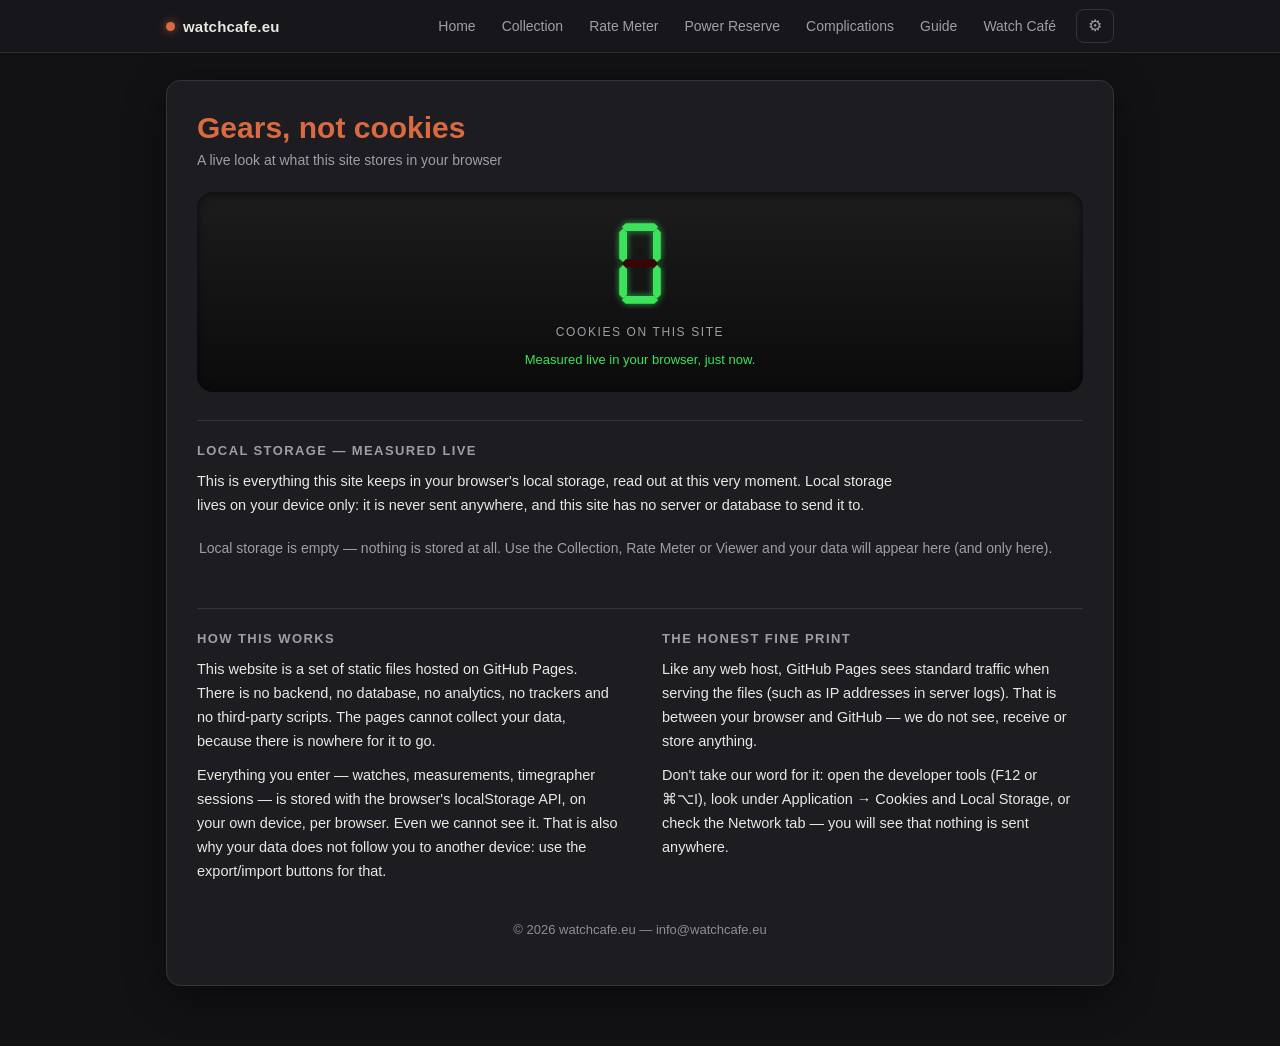
<file: privacy/index.html>
<!DOCTYPE html>
<html lang="en">
<head>
<meta charset="UTF-8">
<meta name="viewport" content="width=device-width, initial-scale=1.0">
<title>Privacy — watchcafe.eu</title>
  <link rel="stylesheet" href="/theme.css">
  <link rel="icon" href="/favicon.svg" type="image/svg+xml">
  <link rel="icon" href="/favicon-32.png" sizes="32x32" type="image/png">
  <link rel="apple-touch-icon" href="/apple-touch-icon.png">

<script src="/nav.js" defer></script>
<style>
  :root{
    --page:#121215; --card:#1c1c21; --card2:#202026; --border:#33333c;
    --accent:#d96a41; --accent-d:#c25a36; --ink:#e9e7e2; --muted:#a09da6;
    --led:#ff3b30; --led-off:#350707; --ok:#3be35b;
    --nav-bg:#17171b; --nav-border:#2a2a31; --nav-hover:#22222a; --accent-glow:rgba(217,106,65,.7);
  }
  *{box-sizing:border-box}
  html{color-scheme:dark}
  html,body{margin:0;padding:0}
  body{background:var(--page);color:var(--ink);font-family:"Segoe UI",Roboto,Helvetica,Arial,sans-serif;min-height:100vh;padding:28px 16px 60px}
  .wrap{max-width:948px;margin:0 auto}
  .card{background:var(--card);border:1px solid var(--border);border-radius:14px;padding:30px 30px 34px;box-shadow:0 10px 40px rgba(0,0,0,.45)}
  .hdr{display:flex;justify-content:space-between;align-items:flex-start;gap:12px;margin-bottom:20px}
  h1{color:var(--accent);font-size:clamp(20px,3vw,30px);font-weight:800;margin:0 0 4px}
  .sub{color:var(--muted);font-size:14px;margin:0}

  h2{font-size:13px;text-transform:uppercase;letter-spacing:1.4px;color:var(--muted);margin:28px 0 12px;font-weight:700;border-top:1px solid var(--border);padding-top:22px}
  p{line-height:1.65;font-size:14.5px;margin:10px 0;max-width:720px}
  .panel p,.foot{max-width:none}
  /* two short closing sections side by side on wide screens */
  .cols{display:grid;grid-template-columns:1fr 1fr;gap:44px;border-top:1px solid var(--border);margin-top:28px}
  .cols h2{border-top:none;margin-top:0}
  @media(max-width:720px){.cols{display:block;border-top:none;margin-top:0}.cols h2{border-top:1px solid var(--border);margin-top:28px}}
  code{background:#26262c;border-radius:5px;padding:1px 6px;font-size:13px}
  a{color:var(--accent)}

  /* LED cookie counter */
  .panel{background:linear-gradient(180deg,#1c1c1c,#0b0b0b);border-radius:16px;padding:26px 16px 22px;box-shadow:inset 0 2px 8px rgba(0,0,0,.6);text-align:center}
  .leds{display:flex;justify-content:center;gap:6px}
  .digit{width:52px}
  .digit svg{width:100%;height:auto;display:block}
  .seg{fill:var(--led-off)}
  .seg.on{fill:var(--led);filter:drop-shadow(0 0 6px rgba(255,59,48,.8))}
  .leds.ok .seg.on{fill:var(--ok);filter:drop-shadow(0 0 6px rgba(59,227,91,.7))}
  .panel .plab{margin:14px 0 0;font-size:12px;text-transform:uppercase;letter-spacing:1.6px;color:var(--muted)}
  .panel .pnote{margin:6px 0 0;font-size:13px;color:var(--ok)}

  table{width:100%;border-collapse:collapse;margin-top:6px;table-layout:fixed}
  th,td{text-align:left;padding:9px 8px;border-bottom:1px solid var(--border);vertical-align:top}
  th{font-size:11px;text-transform:uppercase;letter-spacing:1px;color:var(--muted)}
  /* fixed layout takes column widths from the header row: key gets the rest */
  th:nth-child(2){width:80px}
  th:nth-child(3){width:120px}
  td.k{word-break:break-all;font-family:"Courier New",monospace;font-size:13px}
  td.sz{white-space:nowrap;color:var(--muted);font-size:13px}
  td.act{white-space:nowrap;text-align:right}
  @media(max-width:560px){th:nth-child(2){width:56px}th:nth-child(3){width:80px}td.act button{display:block;width:100%;margin:0 0 6px}}
  .desc{color:var(--muted);font-size:13px;display:block;margin-top:3px;word-break:normal;font-family:"Segoe UI",Roboto,Helvetica,Arial,sans-serif}
  button{font:inherit;cursor:pointer;border-radius:8px;padding:6px 10px;border:1px solid var(--border);background:#26262c;color:var(--ink);font-size:13px;touch-action:manipulation}
  button:hover{background:#30303a}
  button.danger{color:#ff6b5e}
  pre{background:#141418;border:1px solid var(--border);border-radius:8px;padding:10px 12px;font-size:12px;line-height:1.5;overflow:auto;max-height:260px;white-space:pre-wrap;word-break:break-all;margin:8px 0 2px}
  .empty{color:var(--muted);font-size:14px;padding:12px 2px}
  .toolbar{display:flex;justify-content:flex-end;margin-top:12px}
  .notice{background:#2e221c;border:1px solid #45332a;color:#eda57f;padding:10px 14px;border-radius:8px;font-size:13px;margin:14px 0 0;display:none}
  .foot{margin-top:26px;color:#8f8c96;font-size:13px;text-align:center}
</style>
</head>
<body>
<div class="wrap">
  <div class="card">
    <div class="hdr">
      <div>
        <h1 id="title"></h1>
        <p class="sub" id="sub"></p>
      </div>
    </div>

    <div class="panel">
      <div class="leds" id="cookieLeds"></div>
      <p class="plab" id="cookieLabel"></p>
      <p class="pnote" id="cookieNote"></p>
    </div>
    <div id="cookieDetail"></div>

    <h2 id="lsHead"></h2>
    <p id="lsIntro"></p>
    <div id="lsTable"></div>
    <div class="toolbar"><button class="danger" id="clearAll" style="display:none"></button></div>
    <div class="notice" id="notice"></div>

    <div class="cols">
      <div>
        <h2 id="howHead"></h2>
        <p id="how1"></p>
        <p id="how2"></p>
      </div>
      <div>
        <h2 id="honestHead"></h2>
        <p id="honest1"></p>
        <p id="checkTip"></p>
      </div>
    </div>

    <p class="foot" id="foot"></p>
  </div>
</div>

<script>
var UI={
 en:{
  title:"Gears, not cookies",
  sub:"A live look at what this site stores in your browser",
  cookieLabel:"cookies on this site",
  cookieNoteZero:"Measured live in your browser, just now.",
  cookieNoteSome:"Unexpected! Listed below \u2014 they are not set by this site.",
  lsHead:"Local storage \u2014 measured live",
  lsIntro:"This is everything this site keeps in your browser's local storage, read out at this very moment. Local storage lives on your device only: it is never sent anywhere, and this site has no server or database to send it to.",
  lsEmpty:"Local storage is empty \u2014 nothing is stored at all. Use the Collection, Rate Meter or Viewer and your data will appear here (and only here).",
  thKey:"key", thSize:"size", thAct:"",
  show:"show", hide:"hide", del:"delete", clearAll:"Delete everything",
  confirmOne:function(k){return 'Delete "'+k+'" from this browser? If this is your watch data, it cannot be restored (export a backup first).';},
  confirmAll:"Delete ALL locally stored data of this site, including your watches and measurements? This cannot be undone (export a backup first).",
  known:{
    siouxWatchRateMeter:"Your watches, measurements and timegrapher sessions (Rate Meter)",
    swcViewerFiles:"Backup files you loaded in the Backup Viewer",
    siouxWatchRateMeterLang:"Your language choice (EN/NL)",
    siouxWatchDevice:"The name you gave this device, used in backup file names",
    siouxWatchLastBackup:"When this device last made a backup, for the backup reminder",
    siouxWatchReportPick:"Which watches you switched on or off for the report",
    siouxWatchTheme:"Your colour theme choice"
  },
  unknown:"Not set by this site (possibly a browser extension)",
  howHead:"How this works",
  how1:"This website is a set of static files hosted on GitHub Pages. There is no backend, no database, no analytics, no trackers and no third-party scripts. The pages cannot collect your data, because there is nowhere for it to go.",
  how2:"Everything you enter \u2014 watches, measurements, timegrapher sessions \u2014 is stored with the browser's localStorage API, on your own device, per browser. Even we cannot see it. That is also why your data does not follow you to another device: use the export/import buttons for that.",
  honestHead:"The honest fine print",
  honest1:"Like any web host, GitHub Pages sees standard traffic when serving the files (such as IP addresses in server logs). That is between your browser and GitHub \u2014 we do not see, receive or store anything.",
  checkTip:"Don't take our word for it: open the developer tools (F12 or \u2318\u2325I), look under Application \u2192 Cookies and Local Storage, or check the Network tab \u2014 you will see that nothing is sent anywhere.",
  foot:"\u00a9 2026 watchcafe.eu \u2014 info@watchcafe.eu",
  notice:"Storage could not be read here (e.g. in a preview). On the live site this page shows the real contents."
 },
 nl:{
  title:"Tandwielen, geen cookies",
  sub:"Live inzage in wat deze site in je browser bewaart",
  cookieLabel:"cookies op deze site",
  cookieNoteZero:"Zojuist live gemeten in jouw browser.",
  cookieNoteSome:"Onverwacht! Hieronder weergegeven \u2014 ze worden niet door deze site gezet.",
  lsHead:"Local storage \u2014 live gemeten",
  lsIntro:"Dit is alles wat deze site in de local storage van je browser bewaart, op dit moment uitgelezen. Local storage staat alleen op jouw apparaat: het wordt nergens naartoe gestuurd, en deze site heeft niet eens een server of database om het naartoe te sturen.",
  lsEmpty:"De local storage is leeg \u2014 er is helemaal niets opgeslagen. Gebruik de Collectie, Rate Meter of Viewer en je data verschijnt hier (en alleen hier).",
  thKey:"sleutel", thSize:"omvang", thAct:"",
  show:"toon", hide:"verberg", del:"verwijder", clearAll:"Alles verwijderen",
  confirmOne:function(k){return '"'+k+'" uit deze browser verwijderen? Als dit je horlogedata is, is die niet terug te halen (exporteer eerst een back-up).';},
  confirmAll:"ALLE lokaal opgeslagen data van deze site verwijderen, inclusief je horloges en metingen? Dit kan niet ongedaan worden gemaakt (exporteer eerst een back-up).",
  known:{
    siouxWatchRateMeter:"Je horloges, metingen en timegrapher-sessies (Rate Meter)",
    swcViewerFiles:"Back-upbestanden die je in de Backup Viewer hebt geladen",
    siouxWatchRateMeterLang:"Je taalkeuze (EN/NL)",
    siouxWatchDevice:"De naam die je dit apparaat gaf, voor back-upbestandsnamen",
    siouxWatchLastBackup:"Wanneer dit apparaat voor het laatst een back-up maakte, voor de back-upherinnering",
    siouxWatchReportPick:"Welke horloges je voor het rapport aan- of uitzette",
    siouxWatchTheme:"Je gekozen kleurthema"
  },
  unknown:"Niet door deze site gezet (mogelijk een browserextensie)",
  howHead:"Hoe dit werkt",
  how1:"Deze website is een verzameling statische bestanden op GitHub Pages. Er is geen backend, geen database, geen analytics, geen trackers en geen scripts van derden. De pagina's k\u00fannen je gegevens niet verzamelen, want er is geen plek om ze naartoe te sturen.",
  how2:"Alles wat je invoert \u2014 horloges, metingen, timegrapher-sessies \u2014 wordt met de localStorage-API van je browser opgeslagen, op je eigen apparaat, per browser. Zelfs wij kunnen er niet bij. Daarom reist je data ook niet mee naar een ander apparaat: gebruik daarvoor de export/import-knoppen.",
  honestHead:"De eerlijke kleine lettertjes",
  honest1:"Zoals elke webhost ziet GitHub Pages standaard verkeer bij het serveren van de bestanden (zoals IP-adressen in serverlogs). Dat speelt tussen jouw browser en GitHub \u2014 wij zien, ontvangen en bewaren niets.",
  checkTip:"Geloof ons niet op ons woord: open de developer tools (F12 of \u2318\u2325I), kijk onder Application \u2192 Cookies en Local Storage, of bekijk het Network-tabblad \u2014 je ziet dat er nergens iets naartoe gaat.",
  foot:"\u00a9 2026 watchcafe.eu \u2014 info@watchcafe.eu",
  notice:"Opslag kon hier niet worden uitgelezen (bv. in een preview). Op de live site toont deze pagina de echte inhoud."
 }
};
var LKEY="siouxWatchRateMeterLang";
var lang=(function(){try{return localStorage.getItem(LKEY)||"en";}catch(e){return "en";}})();
var openKeys={};

/* ---- seven-segment (klein) ---- */
var SEG={a:"12,14 18,8 62,8 68,14 62,20 18,20",b:"66,16 72,22 72,62 66,68 60,62 60,22",
c:"66,72 72,78 72,118 66,124 60,118 60,78",d:"12,126 18,120 62,120 68,126 62,132 18,132",
e:"14,72 20,78 20,118 14,124 8,118 8,78",f:"14,16 20,22 20,62 14,68 8,62 8,22",
g:"12,70 18,64 62,64 68,70 62,76 18,76"};
var ORDER=["a","b","c","d","e","f","g"];
var MAP={"0":"abcdef","1":"bc","2":"abged","3":"abgcd","4":"fgbc","5":"afgcd","6":"afgedc","7":"abc","8":"abcdefg","9":"abcdfg"};
function ledDigits(container,str,ok){
  container.innerHTML="";container.classList.toggle("ok",!!ok);
  var ns="http://www.w3.org/2000/svg";
  for(var i=0;i<str.length;i++){
    var d=document.createElement("div");d.className="digit";
    var svg=document.createElementNS(ns,"svg");svg.setAttribute("viewBox","0 0 80 140");
    var on=MAP[str[i]]||"";
    ORDER.forEach(function(id){var p=document.createElementNS(ns,"polygon");p.setAttribute("points",SEG[id]);p.setAttribute("class","seg"+(on.indexOf(id)>-1?" on":""));svg.appendChild(p);});
    d.appendChild(svg);container.appendChild(d);
  }
}

function esc(s){return String(s).replace(/[&<>"]/g,function(c){return{"&":"&amp;","<":"&lt;",">":"&gt;",'"':"&quot;"}[c];});}
function kb(n){return n<1024?n+" B":(n/1024).toFixed(1)+" kB";}

function cookieList(){
  var raw=(document.cookie||"").trim();
  if(!raw)return [];
  return raw.split(";").map(function(c){return c.trim();}).filter(Boolean);
}

function render(){
  var u=UI[lang];
  document.getElementById("title").textContent=u.title;
  document.getElementById("sub").textContent=u.sub;
  document.getElementById("cookieLabel").textContent=u.cookieLabel;
  document.getElementById("lsHead").textContent=u.lsHead;
  document.getElementById("lsIntro").textContent=u.lsIntro;
  document.getElementById("howHead").textContent=u.howHead;
  document.getElementById("how1").textContent=u.how1;
  document.getElementById("how2").textContent=u.how2;
  document.getElementById("honestHead").textContent=u.honestHead;
  document.getElementById("honest1").textContent=u.honest1;
  document.getElementById("checkTip").textContent=u.checkTip;
  document.getElementById("foot").textContent=u.foot;
  document.documentElement.lang=lang;

  /* cookies: live meten */
  var cookies=cookieList();
  ledDigits(document.getElementById("cookieLeds"),String(cookies.length),cookies.length===0);
  document.getElementById("cookieNote").textContent=cookies.length?u.cookieNoteSome:u.cookieNoteZero;
  document.getElementById("cookieDetail").innerHTML=cookies.length?
    '<pre>'+esc(cookies.join("\n"))+'</pre>':"";

  /* localStorage: live uitlezen */
  var box=document.getElementById("lsTable"),clearBtn=document.getElementById("clearAll");
  var keys=[];
  try{
    for(var i=0;i<localStorage.length;i++)keys.push(localStorage.key(i));
  }catch(e){
    box.innerHTML="";clearBtn.style.display="none";
    var n=document.getElementById("notice");n.style.display="block";n.textContent=u.notice;
    return;
  }
  keys.sort();
  if(!keys.length){box.innerHTML='<div class="empty">'+u.lsEmpty+'</div>';clearBtn.style.display="none";return;}
  var html='<table><thead><tr><th>'+u.thKey+'</th><th>'+u.thSize+'</th><th></th></tr></thead><tbody>';
  keys.forEach(function(k){
    var v="";try{v=localStorage.getItem(k)||"";}catch(e){}
    var desc=u.known[k]||u.unknown;
    html+='<tr><td class="k">'+esc(k)+'<span class="desc">'+esc(desc)+'</span></td>'
      +'<td class="sz">'+kb(v.length)+'</td>'
      +'<td class="act"><button data-show="'+esc(k)+'">'+(openKeys[k]?u.hide:u.show)+'</button> '
      +'<button class="danger" data-del="'+esc(k)+'">'+u.del+'</button></td></tr>';
    if(openKeys[k]){
      var shown=v.length>6000?v.slice(0,6000)+"\n\u2026 ("+kb(v.length)+")":v;
      html+='<tr><td colspan="3" style="border-bottom:1px solid var(--border)"><pre>'+esc(shown)+'</pre></td></tr>';
    }
  });
  html+='</tbody></table>';
  box.innerHTML=html;
  clearBtn.style.display="inline-block";
  clearBtn.textContent=u.clearAll;
  box.querySelectorAll("button[data-show]").forEach(function(b){b.onclick=function(){
    var k=b.getAttribute("data-show");openKeys[k]=!openKeys[k];render();};});
  box.querySelectorAll("button[data-del]").forEach(function(b){b.onclick=function(){
    var k=b.getAttribute("data-del");
    if(confirm(u.confirmOne(k))){try{localStorage.removeItem(k);}catch(e){}delete openKeys[k];render();}};});
}

document.getElementById("clearAll").onclick=function(){
  var u=UI[lang];
  if(confirm(u.confirmAll)){try{localStorage.clear();}catch(e){}openKeys={};render();}
};
window.addEventListener("swclang",function(e){lang=e.detail;render();});
render();
</script>
</body>
</html>
</file>
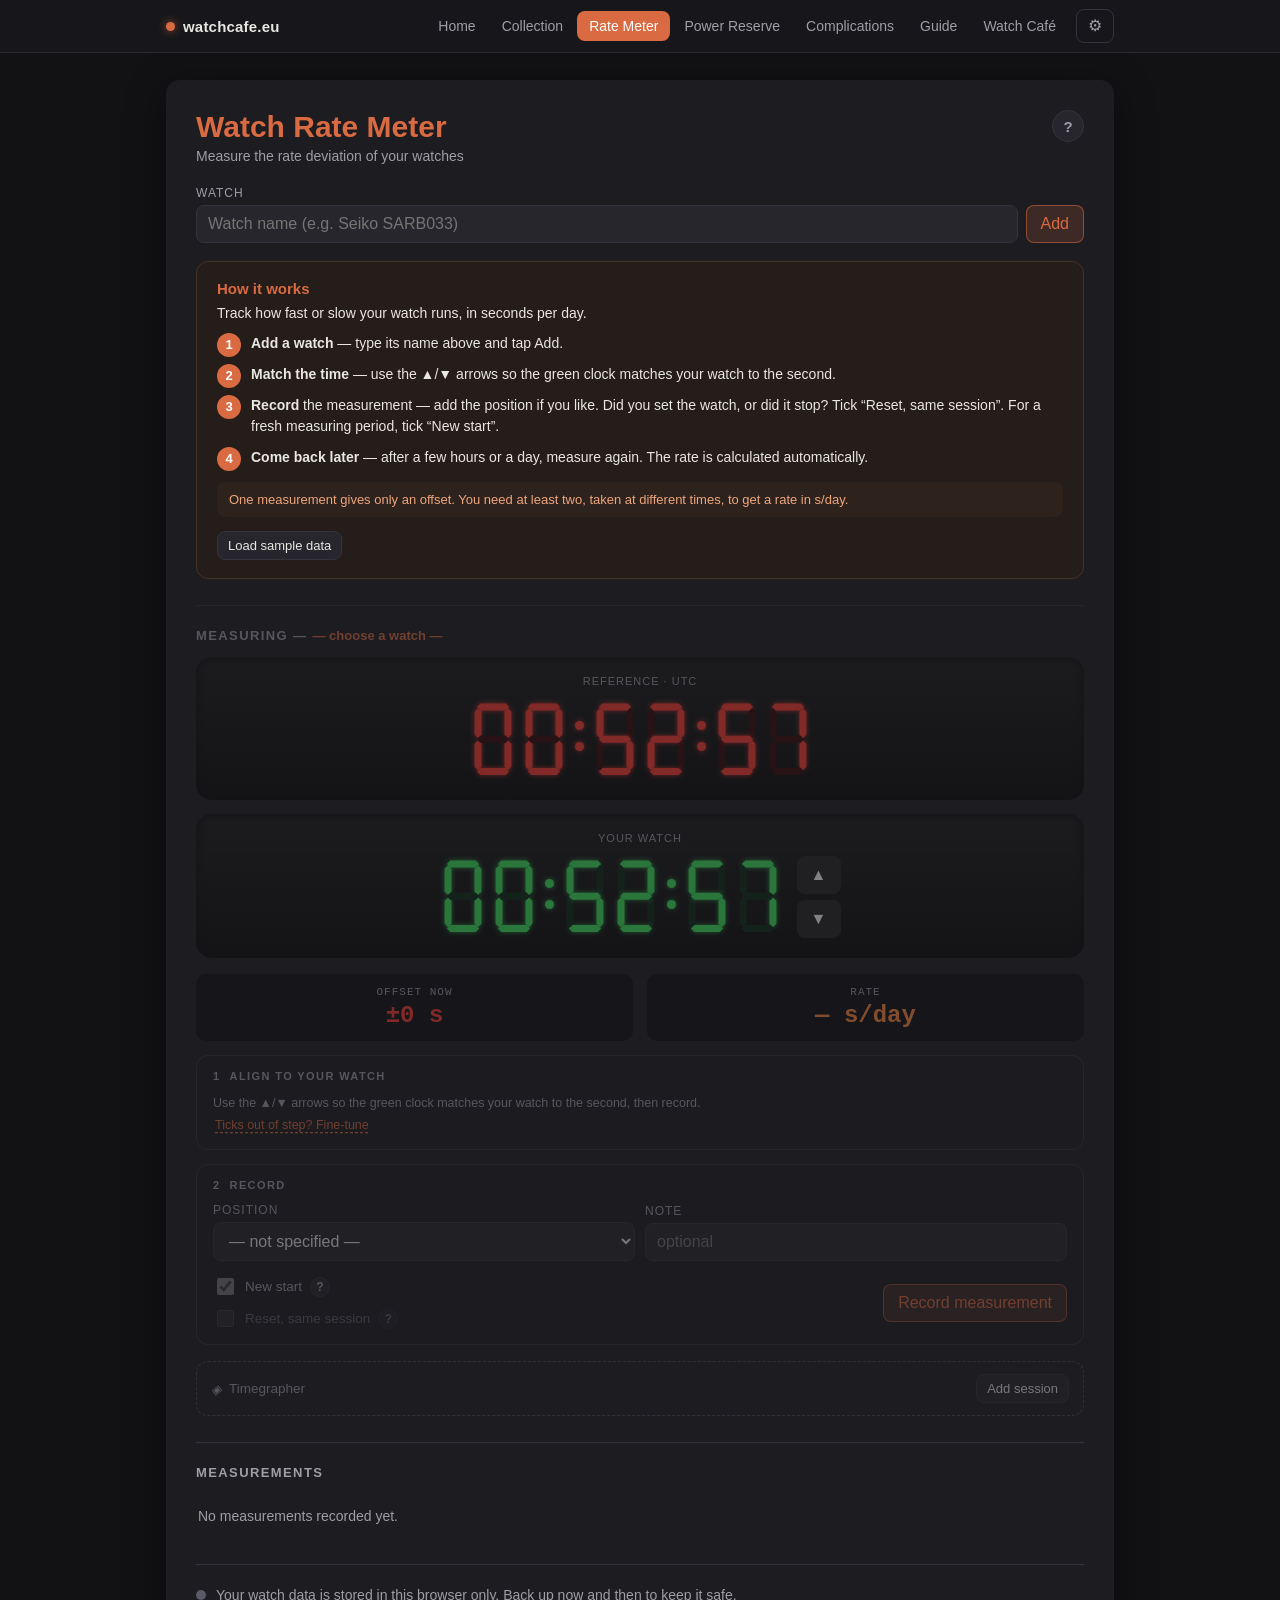
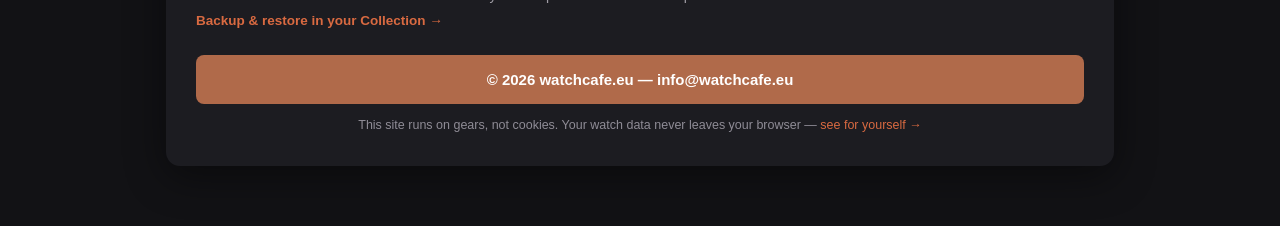
<file: watchrate/index.html>
<!DOCTYPE html>
<html lang="en">
<head>
<meta charset="UTF-8">
<meta name="viewport" content="width=device-width, initial-scale=1.0">
<title>Watch Rate Meter — watchcafe.eu</title>
  <link rel="stylesheet" href="/theme.css">
  <link rel="icon" href="/favicon.svg" type="image/svg+xml">
  <link rel="icon" href="/favicon-32.png" sizes="32x32" type="image/png">
  <link rel="apple-touch-icon" href="/apple-touch-icon.png">

<style>
  :root{
    /* Watch Café (default dark) */
    --page:#121215; --card:#1c1c21; --accent:#d96a41; --accent-d:#c25a36;
    --panel-1:#1c1c1c; --panel-2:#0b0b0b; --led:#ff3b30; --led2:#3be35b; --led-off:#350707;
    --banner:#b06a4a; --muted:#a09da6; --border:#33333c; --ink:#e9e7e2;
    --nav-bg:#17171b; --nav-border:#2a2a31; --nav-hover:#22222a; --accent-glow:rgba(217,106,65,.7);
  }
  *{box-sizing:border-box}
  html{color-scheme:dark}
  html,body{margin:0;padding:0}
  body{background:var(--page);color:var(--ink);font-family:"Segoe UI",Roboto,Helvetica,Arial,sans-serif;min-height:100vh;padding:28px 16px 60px}
  .wrap{max-width:948px;margin:0 auto}
  .card{background:var(--card);border-radius:14px;padding:30px 30px 34px;box-shadow:0 10px 40px rgba(0,0,0,.45)}

  .hdr{display:flex;justify-content:space-between;align-items:flex-start;gap:12px;margin-bottom:22px}
  h1{color:var(--accent);font-size:clamp(20px,3vw,30px);font-weight:800;margin:0 0 4px}
  .sub{color:var(--muted);font-size:14px;margin:0}
  .hdr-right{display:flex;align-items:center;gap:10px;flex:none}
  .help-btn{width:32px;height:32px;border-radius:50%;border:1px solid var(--border);background:#26262c;color:var(--muted);font-weight:700;font-size:15px;padding:0;line-height:1;cursor:pointer}
  .help-btn:hover{background:#30303a;color:var(--ink)}
  .lang{display:inline-flex;border:1px solid var(--border);border-radius:8px;overflow:hidden;flex:none}
  .lang button{border:none;border-radius:0;background:#26262c;padding:6px 12px;font-size:13px;font-weight:600;color:var(--muted);cursor:pointer}
  .lang button.active{background:var(--accent);color:#fff}
  .lang button:hover{background:#30303a}
  .lang button.active:hover{background:var(--accent-d)}

  .row{display:flex;flex-wrap:wrap;gap:10px;align-items:center}
  .row.nowrap{flex-wrap:nowrap}
  .grow{flex:1 1 auto;min-width:0}
  label.fld{display:block;font-size:12px;text-transform:uppercase;letter-spacing:1px;color:var(--muted);margin:0 0 5px}

  select,input[type=text],input[type=number],input[type=date]{font:inherit;padding:9px 11px;border:1px solid var(--border);border-radius:8px;background:#26262c;color:var(--ink);width:100%}

  button{font:inherit;cursor:pointer;border-radius:8px;padding:9px 14px;border:1px solid var(--border);background:#26262c;color:var(--ink);touch-action:manipulation}
  button:hover{background:#30303a}
  button:active{transform:scale(.98)}
  /* tinted instead of solid accent, so the main action stands out without glaring */
  button.primary{background:color-mix(in srgb,var(--accent) 18%,transparent);border-color:color-mix(in srgb,var(--accent) 55%,transparent);color:var(--accent)}
  button.primary:hover{background:color-mix(in srgb,var(--accent) 30%,transparent);border-color:var(--accent)}
  button.ghost{background:transparent}
  button.danger{color:#ff6b5e}
  button.sm{padding:6px 10px;font-size:13px}

  .block{border-top:1px solid var(--border);margin-top:26px;padding-top:22px}
  .block h2 .wname{color:var(--accent);text-transform:none;letter-spacing:0}
  .block h2{font-size:13px;text-transform:uppercase;letter-spacing:1.4px;color:var(--muted);margin:0 0 14px;font-weight:700}

  .watchpick{margin-top:6px}
  .watchpick .row{gap:8px;align-items:stretch}
  #addForm{flex-wrap:wrap}
  #addForm input{flex:1 1 220px}
  @media(max-width:520px){#addForm input{flex-basis:100%}}
  .icon-btn{flex:none;width:42px;padding:0;display:inline-flex;align-items:center;justify-content:center;color:var(--muted)}
  .icon-btn:hover{color:var(--accent);border-color:var(--accent)}
  /* watch details link next to the picker: looks like a button */
  a.icon-btn{align-self:stretch;border:1px solid var(--border);border-radius:8px;background:#26262c;text-decoration:none}
  a.icon-btn:hover{background:#30303a}
  .wnote{font-size:13px;color:var(--muted);margin:6px 2px 0}
  .wnote:empty{display:none}
  .wnote.warn{color:#ff6b5e}

  .pcol{display:flex;flex-direction:column;gap:14px}
  .panel{background:linear-gradient(180deg,var(--panel-1),var(--panel-2));border-radius:16px;padding:18px 16px 20px;box-shadow:inset 0 2px 8px rgba(0,0,0,.6);overflow:hidden}
  .plab{font-size:11px;text-transform:uppercase;letter-spacing:1px;color:var(--muted);margin:0 0 12px;text-align:center}
  .clock{display:flex;align-items:center;justify-content:center;gap:5px}
  .digit{width:clamp(24px,6.2vw,46px)}
  .digit svg{width:100%;height:auto;display:block}
  .seg{fill:var(--led-off)}
  .seg.on{fill:var(--led);filter:drop-shadow(0 0 5px rgba(255,59,48,.8))}
  .colon{display:flex;flex-direction:column;gap:12px;padding:0 3px 6px}
  .colon .dot{width:9px;height:9px;border-radius:50%;background:var(--led);box-shadow:0 0 5px rgba(255,59,48,.8)}
  .clock.green .seg{fill:#0c2a17}
  .clock.green .seg.on{fill:var(--led2);filter:drop-shadow(0 0 5px rgba(59,227,91,.7))}
  .clock.green .colon .dot{background:var(--led2);box-shadow:0 0 5px rgba(59,227,91,.7)}
  .watch-row{display:flex;align-items:center;justify-content:center;gap:16px;flex-wrap:wrap}
  .nudge-col{display:flex;flex-direction:column;gap:6px}
  .nudge{width:44px;height:38px;font-size:16px;line-height:1;background:#262626;color:#fff;border:none}
  .nudge:hover{background:#333}
  /* fine-tune: beep on every flip of the green clock, slider in tenths */
  .fine{display:flex;align-items:center;gap:8px;margin-top:14px;padding-top:12px;border-top:1px dashed #2a2a31}
  .fine input[type=range]{flex:1;min-width:0;accent-color:var(--led2)}
  .fine .fb{width:36px;height:34px;padding:0;background:#262626;color:#fff;border:none;font-size:18px;line-height:1}
  .fine .fb:hover{background:#333}
  .fine .fv{font-family:"Courier New",monospace;font-weight:700;color:var(--led2);min-width:44px;text-align:right}
  .spk{flex:none;width:40px;height:34px;padding:0;display:inline-flex;align-items:center;justify-content:center;color:var(--muted);background:#262626;border:none}
  .spk svg{width:20px;height:20px}.spk .w{display:none}.spk.on .w{display:inline}.spk.on .x{display:none}
  .spk.on{color:var(--led2);background:color-mix(in srgb,var(--led2) 14%,transparent)}
  button.flink{border:none;background:none;padding:0 2px;font-size:12.5px;color:var(--accent);text-decoration:underline dashed;text-underline-offset:3px}
  button.flink:hover{background:none;color:var(--ink)}

  .readout{display:grid;grid-template-columns:1fr 1fr;gap:14px;margin-top:16px}
  .led-stat{background:#0e0e12;border-radius:10px;padding:12px;text-align:center;font-family:"Courier New",monospace;color:var(--led);font-weight:700;font-size:24px}
  .led-stat.rate{color:#ff8a3c}
  .led-stat small{display:block;color:var(--muted);font-size:11px;font-weight:400;letter-spacing:1px;margin-bottom:4px;font-family:inherit;text-transform:uppercase}

  .sync-row{display:flex;gap:10px;flex-wrap:wrap;margin-top:14px;align-items:center}
  .hint{font-size:12.5px;color:var(--muted);margin:8px 0 0;line-height:1.5}

  .chk{display:flex;align-items:center;gap:8px;font-size:13.5px;color:var(--ink);cursor:pointer;user-select:none}
  .chk input{width:17px;height:17px;accent-color:var(--accent);cursor:pointer}
  /* locked: New start fixed on (first measurement, ended session), Reset greyed out */
  .chk:has(input:disabled){color:var(--muted);cursor:default}
  .chk:has(input:disabled:not(:checked)){opacity:.5}
  .chk input:disabled{cursor:default}

  table{width:100%;border-collapse:collapse;margin-top:10px;font-size:14px}
  th,td{text-align:left;padding:9px 8px;border-bottom:1px solid var(--border)}
  th{font-size:11px;text-transform:uppercase;letter-spacing:1px;color:var(--muted)}
  td.num{font-variant-numeric:tabular-nums;white-space:nowrap}
  .empty{color:var(--muted);font-size:14px;padding:14px 2px}
  /* Rate session box under the timegrapher box: End session, and Undo once ended */
  .sessend b{color:var(--ink);font-weight:600}
  .sessend .hint{margin:6px 0 0}
  .sessend .sesslbl{font-size:13.5px;color:var(--muted)}
  .sessend button.dash,.rsnote button.dash{flex:none;background:transparent;border-style:dashed;color:var(--muted)}
  .sessend button.dash:hover,.rsnote button.dash:hover{color:var(--ink)}
  .sessend button.armed{color:#ff6b5e;border-color:#ff6b5e;border-style:solid}
  /* sub-headings inside the history block get their own divider */
  .block h2.sub{border-top:1px solid var(--border);padding-top:20px;margin-top:26px}
  .tag{display:inline-block;background:#2e221c;color:#eda57f;border-radius:6px;font-size:11px;padding:2px 7px;margin-left:6px;vertical-align:1px;white-space:nowrap}
  .tag.rs{background:transparent;border:1px dashed #eda57f;padding:1px 6px}
  button.tag{font:inherit;font-size:11px;line-height:normal;cursor:pointer;border:1px solid transparent;padding:1px 6px}
  button.tag.rs{border:1px dashed #eda57f}
  button.tag:hover{border-color:#eda57f}
  button.tag .sw{opacity:.6;margin-left:4px}

  .chart-wrap{background:#0e0e12;border-radius:12px;padding:14px 12px 10px;margin-top:14px}
  .chart-title{display:flex;align-items:center;font-size:11px;text-transform:uppercase;letter-spacing:1px;color:#999;margin:0 0 8px 4px}
  .chart-wrap svg{display:block;width:100%}
  .chart-title .cunit{text-transform:none;letter-spacing:0;color:#777;margin-left:4px}
  .chart-title .qbtn{margin-left:auto;letter-spacing:0}
  .lineseg{margin-left:auto;display:inline-flex;border:1px solid var(--border);border-radius:999px;overflow:hidden;letter-spacing:0;text-transform:none}
  .lineseg button{background:transparent;border:none;border-radius:0;color:#999;font-size:11px;padding:2px 9px;line-height:1.5}
  .lineseg button:hover{background:transparent;color:var(--ink)}
  .lineseg button.on{background:color-mix(in srgb,var(--accent) 18%,transparent);color:var(--accent)}
  .legend{flex-wrap:wrap;gap:4px 14px;font-size:12.5px;color:var(--muted);margin:10px 4px 0}
  .legend i{display:inline-block;width:9px;height:9px;border-radius:50%;margin-right:5px}
  .chart-wrap .infobox{background:#16161b;margin:8px 0 4px}
  /* How it compares: folded by default; open, it adds a table and a band in the rate chart */
  .stdbar{display:flex;align-items:center;gap:8px;margin-top:14px;border:1px dashed var(--border);border-radius:8px;padding-right:9px}
  .stdtog{flex:1;display:flex;align-items:center;gap:8px;min-width:0;background:transparent;border:none;color:var(--muted);font-size:13.5px;text-align:left}
  .stdtog:hover{background:transparent;color:var(--ink)}
  .stdtog .chev{display:inline-block;transition:transform .15s}
  .stdtog.open .chev{transform:rotate(90deg)}
  .stdtog .vd{margin-left:auto}
  .ok{color:#3be35b}
  table.std{margin-top:6px;font-size:13.5px}
  table.std th{padding:6px 8px;border-bottom:1px solid var(--border);font-weight:700}
  table.std td{padding:7px 8px;border-bottom:1px solid #26262c;vertical-align:middle}
  table.std tr[data-std]{cursor:pointer}
  table.std tr[data-std]:hover td{background:#18181d}
  table.std tr.sel td{background:#0e0e12}
  table.std .nm small{display:block;color:var(--muted);font-size:12px}
  table.std .nm small .mr{display:none}
  table.std td.rng{font-variant-numeric:tabular-nums;white-space:nowrap;color:var(--muted)}
  table.std td.bar{width:42%}
  table.std td.bar svg{display:block;width:100%;height:22px}
  table.std td.v{width:28px;text-align:center;font-weight:700;color:var(--muted)}
  table.std td.v.ok{color:#3be35b}
  /* Positions: folded like How it compares; measured rate per position next to the timegrapher */
  .posbar .vd{color:var(--muted)}
  table.postab{margin-top:6px;font-size:13.5px}
  table.postab th{padding:6px 8px;border-bottom:1px solid var(--border);font-weight:700;font-size:12.5px;vertical-align:bottom}
  table.postab th small{display:block;font-weight:400;color:var(--muted);font-size:11px;text-transform:none;letter-spacing:0}
  table.postab td{padding:7px 8px;border-bottom:1px solid #26262c;font-variant-numeric:tabular-nums}
  table.postab .num{text-align:right;white-space:nowrap}
  table.postab .dim{color:var(--muted)}
  table.postab td.pn{white-space:nowrap}
  table.postab td.pn i{display:inline-block;width:9px;height:9px;border-radius:50%;margin-right:8px}
  table.postab .cnt{font-size:11px;color:var(--muted);margin-left:4px}
  table.postab tr.foot td{border-bottom:none;color:var(--muted)}
  @media (max-width:600px){table.postab{font-size:13px}table.postab .hn{display:none}table.postab th,table.postab td{padding-left:4px;padding-right:4px}
    table.postab td.pn{white-space:normal}table.postab td.pn i{margin-right:6px}table.postab th small{font-size:10.5px}table.postab th{letter-spacing:.2px}table.postab th.num{white-space:normal}}
  table.std tr.me td{border-bottom:none}
  table.std tr.me .nm{color:var(--accent);font-weight:700}
  table.std tr.me .nm small{font-weight:400}
  table.std .own{color:var(--accent)}
  @media(max-width:600px){
    table.std thead,table.std td.rng{display:none}
    table.std .nm small .mr{display:inline}
    table.std td.bar{width:45%}
  }

  .toolbar{display:flex;gap:8px;flex-wrap:wrap;justify-content:flex-end;margin-top:18px}
  /* Your data: backup status, backup/share, report + viewer tiles, restore */
  .bkstatus{display:flex;align-items:baseline;gap:10px;font-size:14px;margin-bottom:14px}
  .bkdot{width:10px;height:10px;border-radius:50%;flex:none;align-self:center;background:#5a5a66}
  .bkdot.ok{background:#3be35b;box-shadow:0 0 6px rgba(59,227,91,.6)}
  .bkdot.due{background:#ffb02e;box-shadow:0 0 6px rgba(255,176,46,.6)}
  .bkstatus .mut,.bkstatus.idle{color:var(--muted)}
  #dataBlock .bkstatus{margin-bottom:8px}
  .datalink{font-size:13.5px;font-weight:600;color:var(--accent);text-decoration:none}
  .datalink:hover{text-decoration:underline}
  /* reminder under "Record measurement" when a backup is due */
  .bknudge{display:flex;align-items:center;gap:10px;flex-wrap:wrap;margin-top:12px;padding:9px 12px;border-radius:8px;font-size:13px;color:var(--muted);background:#0e0e12;border:1px solid var(--border)}
  .bknudge .txt{flex:1 1 220px}
  .bknudge .txt b{color:var(--ink);font-weight:600}
  .bknudge .ok{color:#3be35b;font-weight:700;margin-right:4px}
  .bknudge .x{background:none;border:none;color:var(--muted);padding:2px 6px;font-size:16px;line-height:1}
  #recordBtn.done{color:#3be35b;border-color:color-mix(in srgb,#3be35b 55%,transparent);background:color-mix(in srgb,#3be35b 18%,transparent)}
  .bknudge .x:hover{color:var(--ink);background:none}
  .notice{background:#2e221c;border:1px solid #45332a;color:#eda57f;padding:10px 14px;border-radius:8px;font-size:13px;margin-bottom:18px;display:none}

  .banner{margin-top:26px;background:var(--banner);color:#fff;font-weight:700;text-align:center;padding:16px;border-radius:8px;font-size:15px}
  .links{display:flex;justify-content:center;gap:22px;margin-top:16px;font-size:14px}
  .links a{color:var(--accent);text-decoration:none;font-weight:600}
  .links a:hover{text-decoration:underline}
  .gears{margin-top:14px;text-align:center;font-size:12.5px;color:#8f8c96}
  .gears a{color:var(--accent);text-decoration:none}
  .gears a:hover{text-decoration:underline}

  .guide{margin-top:18px;background:#241d1a;border:1px solid #45332a;border-radius:12px;padding:18px 20px;display:none}
  .guide-head{display:flex;justify-content:space-between;align-items:center;margin-bottom:8px}
  .guide-head span{font-weight:700;color:var(--accent);font-size:15px}
  .guide-x{border:none;background:transparent;font-size:20px;line-height:1;color:var(--muted);padding:2px 6px;cursor:pointer}
  .guide-x:hover{background:transparent;color:var(--ink)}
  .guide-intro{margin:0 0 12px;font-size:14px;color:var(--ink)}
  .guide-steps{margin:0;padding:0;list-style:none;counter-reset:gs}
  .guide-steps li{counter-increment:gs;position:relative;padding:0 0 10px 34px;font-size:14px;line-height:1.5;color:var(--ink)}
  .guide-steps li:before{content:counter(gs);position:absolute;left:0;top:0;width:24px;height:24px;border-radius:50%;background:var(--accent);color:#fff;font-size:13px;font-weight:700;display:flex;align-items:center;justify-content:center}
  .guide-steps li:last-child{padding-bottom:0}
  .guide-note{margin:14px 0 0;font-size:13px;color:#eda57f;background:#2e221c;border-radius:8px;padding:10px 12px}

  .tgbox{background:#1f1f25;border:1px solid var(--border);border-radius:12px;padding:14px 16px;margin-top:12px}
  .tgt{width:100%;border-collapse:collapse;table-layout:fixed}
  .tgt th{font-size:11px;text-transform:uppercase;letter-spacing:1px;color:var(--muted);text-align:left;padding:4px 6px}
  .tgt td{padding:4px 6px}
  .tgt input,.tgt select{width:100%;padding:7px 9px;font-size:13.5px}
  .tgt .xbtn{border:none;background:transparent;color:#777;font-size:16px;padding:4px 8px}
  .tgt .xbtn:hover{color:#ff6b5e;background:transparent}
  .tgcmp{display:grid;grid-template-columns:repeat(3,1fr);gap:12px;margin-top:14px}
  .tgcmp>div{background:#0e0e12;border-radius:10px;padding:11px;text-align:center}
  .tgcmp small{display:block;color:var(--muted);font-size:10.5px;letter-spacing:1px;text-transform:uppercase;margin-bottom:4px}
  .tgcmp b{font-family:"Courier New",monospace;font-size:19px;font-weight:700;color:#e9e7e2}
  .tgcmp .dv b{color:var(--accent)}
  .tgdot{display:inline-block;width:8px;height:8px;box-sizing:border-box;border:1.5px solid;transform:rotate(45deg);margin:0 6px 0 2px;vertical-align:0}
  .grp{background:#1a1a20;border:1px solid var(--border);border-radius:12px;padding:14px 16px;margin-top:14px}
  .grp-h{display:flex;align-items:center;gap:9px;margin-bottom:12px;font-size:11px;text-transform:uppercase;letter-spacing:1.4px;color:var(--muted);font-weight:700}
  .grp-n{color:var(--muted);font-weight:700}
  .qbtn{width:20px;height:20px;min-width:20px;padding:0;border-radius:50%;border:1px solid var(--border);background:#26262c;color:var(--muted);font-size:12px;font-weight:700;line-height:1;cursor:pointer;touch-action:manipulation}
  .qbtn:hover{background:#30303a;color:var(--ink)}
  .rsnote{display:flex;align-items:center;gap:10px;flex-wrap:wrap}
  .rsnote button.sm{padding:3px 9px;font-size:12px}
  [hidden]{display:none!important}
  .infobox{background:#0e0e12;border:1px solid var(--border);border-radius:8px;padding:10px 12px;margin-top:10px}
  .tgframe{border:1px dashed #4a4a55;border-radius:12px;padding:12px 14px;margin-top:16px}
  .tgframe-h{display:flex;align-items:center;justify-content:space-between;gap:10px}
  .tglabel{display:inline-flex;align-items:center;gap:8px;font-size:13.5px;color:var(--muted)}
  .tgbox{background:transparent;border:none;padding:14px 0 2px;margin-top:0}
  @media(max-width:600px){.card{padding:22px 16px 26px}.tgcmp{grid-template-columns:1fr 1fr}}
  /* measurement and timegrapher lists: two lines per row on narrow screens, so nothing runs off to the right */
  .mnote{display:none}
  @media(max-width:600px){
    table.mtab,table.mtab tbody{display:block}
    table.mtab thead,table.mtab td:nth-child(4),table.mtab .dsk{display:none}
    table.mtab tr{display:grid;grid-template-columns:minmax(0,1fr) auto;gap:4px 10px;padding:9px 0;border-bottom:1px solid var(--border)}
    table.mtab td{padding:0;border:0}
    table.mtab td:nth-child(2),table.mtab td:nth-child(5){text-align:right}
    table.mtab td:nth-child(2){font-weight:600}
    table.mtab td:nth-child(5) button{padding:3px 9px}
    table.mtab td:nth-child(3){color:var(--muted);font-size:13px}
    .mnote{display:inline}
  }
</style>
  <script src="/nav.js" defer></script>
  <script src="/watchdata.js?v=16"></script>
  <script src="sample.js?v=7"></script>
  <script src="/standards.js?v=1"></script>
</head>
<body>
<div class="wrap">
  <div class="card">
    <div class="hdr">
      <div>
        <h1>Watch Rate Meter</h1>
        <p class="sub" id="sub"></p>
      </div>
      <div class="hdr-right">
        <button class="help-btn" id="helpBtn" aria-label="How it works">?</button>
      </div>
    </div>

    <div class="notice" id="notice"></div>

    <div class="watchpick">
      <label class="fld" id="watchSelLbl" for="watchSel"></label>
      <div class="row nowrap" id="watchRow">
        <select id="watchSel" class="grow"></select>
        <a class="icon-btn" id="watchInfo" href="/collection/">
          <svg viewBox="0 0 16 16" width="16" height="16" aria-hidden="true" focusable="false">
            <path d="M8 1.8a6.2 6.2 0 1 0 0 12.4A6.2 6.2 0 0 0 8 1.8zM8 7.2v4M8 4.9v.1"
                  fill="none" stroke="currentColor" stroke-width="1.3" stroke-linecap="round" stroke-linejoin="round"/>
          </svg>
        </a>
      </div>
      <div class="row nowrap" id="addForm" style="display:none">
        <input type="text" id="newWatch" class="grow">
        <button class="primary" id="addWatch"></button>
        <button id="addCancel"></button>
      </div>
      <p class="wnote" id="watchNote"></p>
    </div>

    <div class="guide" id="guide">
      <div class="guide-head">
        <span id="guideTitle"></span>
        <button class="guide-x" id="guideClose" aria-label="Close">&times;</button>
      </div>
      <p class="guide-intro" id="guideIntro"></p>
      <ol class="guide-steps">
        <li id="gStep1"></li>
        <li id="gStep2"></li>
        <li id="gStep3"></li>
        <li id="gStep4"></li>
      </ol>
      <p class="guide-note" id="guideNote"></p>
      <div class="row" style="margin-top:14px"><button class="sm" id="sampleBtn"></button></div>
    </div>

    <div class="block" id="meterBlock">
      <h2><span id="meterLabel"></span> &mdash; <span id="activeWatchName" class="wname">—</span></h2>

      <div class="pcol">
        <div class="panel">
          <p class="plab" id="refLabel"></p>
          <div class="clock" id="clkRef"></div>
        </div>
        <div class="panel">
          <p class="plab" id="watchLabel"></p>
          <div class="watch-row">
            <div class="clock green" id="clkWatch"></div>
            <div class="nudge-col">
              <button class="nudge" id="nUp" aria-label="+1s">&#9650;</button>
              <button class="nudge" id="nDown" aria-label="-1s">&#9660;</button>
            </div>
          </div>
          <div class="fine" id="fineRow" hidden>
            <button class="spk" id="beepBtn" aria-pressed="false"><svg viewBox="0 0 24 24" fill="none" stroke="currentColor" stroke-width="1.6" stroke-linecap="round" stroke-linejoin="round" aria-hidden="true"><path d="M4 9.5h3.5L12 5.5v13l-4.5-4H4z"/><path class="x" d="M16 10l4 4M20 10l-4 4"/><path class="w" d="M15.5 9.5a3.5 3.5 0 0 1 0 5M18 7a7 7 0 0 1 0 10"/></svg></button>
            <button class="fb" id="fineDown" aria-label="-0.1 s">&minus;</button>
            <input type="range" id="fineSl" min="-5" max="5" step="1" value="0">
            <button class="fb" id="fineUp" aria-label="+0.1 s">+</button>
            <span class="fv" id="fineVal">&plusmn;0.0</span>
          </div>
        </div>
      </div>

      <div class="readout">
        <div class="led-stat"><small id="offLabel"></small><span id="offVal">±0 s</span></div>
        <div class="led-stat rate"><small id="rateLabel"></small><span id="rateVal"></span></div>
      </div>

      <div class="grp">
        <div class="grp-h"><span class="grp-n">1</span><span id="grpAlign"></span></div>
        <p class="hint" id="alignHint" style="margin-top:0"></p>
        <p class="hint" id="fineHint" style="margin-top:4px"><button class="flink" id="fineLink"></button></p>
        <p class="hint" id="fineHelp" hidden></p>
      </div>

      <div class="grp">
        <div class="grp-h"><span class="grp-n">2</span><span id="grpRecord"></span></div>
        <div class="row" style="align-items:flex-end">
          <div style="flex:1 1 0">
            <label class="fld" id="lblPos" for="posSel"></label>
            <select id="posSel">
              <option value=""></option>
              <option value="dial_up"></option>
              <option value="dial_down"></option>
              <option value="crown_up"></option>
              <option value="crown_down"></option>
              <option value="crown_left"></option>
              <option value="crown_right"></option>
              <option value="worn"></option>
            </select>
          </div>
          <div style="flex:1 1 0">
            <label class="fld" id="lblNote" for="noteIn"></label>
            <input type="text" id="noteIn">
          </div>
        </div>
        <div class="row" style="margin-top:14px;justify-content:space-between;align-items:center;gap:12px">
          <div style="display:flex;flex-direction:column;gap:9px">
            <label class="chk" style="margin:0"><input type="checkbox" id="newStartChk"><span id="newStartLbl"></span><button class="qbtn" id="nsHelp" aria-label="?">?</button></label>
            <label class="chk" style="margin:0"><input type="checkbox" id="restartChk"><span id="restartLbl"></span><button class="qbtn" id="rsHelp" aria-label="?">?</button></label>
          </div>
          <button class="primary" id="recordBtn" style="flex:none"></button>
        </div>
        <p class="hint rsnote" id="rsNote" hidden><span id="rsNoteTxt"></span><button class="sm dash" id="rsUndo"></button></p>
        <p class="hint infobox" id="nsHint" style="display:none"></p>
        <p class="hint infobox" id="rsHint" style="display:none"></p>
        <div class="bknudge" id="bkNudge" style="display:none"></div>
      </div>

      <div class="tgframe" id="tgFrame">
        <div class="tgframe-h">
          <span class="tglabel" id="tgFrameLabel"></span>
          <button class="sm" id="tgToggle"></button>
        </div>
        <div id="tgForm" style="display:none">
          <div class="tgbox">
          <div class="row" style="margin-bottom:10px">
            <div style="flex:0 0 160px"><label class="fld" id="tgLblDate" for="tgDate"></label><input type="date" id="tgDate"></div>
            <div class="grow"><label class="fld" id="tgLblNote" for="tgNote"></label><input type="text" id="tgNote"></div>
          </div>
          <table class="tgt"><thead><tr><th id="tgThPos" style="width:33%"></th><th id="tgThRate"></th><th id="tgThAmp"></th><th id="tgThBeat"></th><th style="width:36px"></th></tr></thead><tbody id="tgRows"></tbody></table>
          <div class="row" style="margin-top:10px;justify-content:space-between">
            <button class="sm ghost" id="tgAddRow"></button>
            <div style="display:flex;gap:8px"><button class="sm" id="tgCancel"></button><button class="sm primary" id="tgSave"></button></div>
          </div>
          </div>
        </div>
      </div>
      <div class="tgframe sessend" id="sessEnd" style="display:none"></div>
    </div>

    <div class="block">
      <h2 id="histH2"></h2>
      <div class="row" id="sessionRow" style="margin:0 0 12px;display:none">
        <div class="grow">
          <label class="fld" id="sessionLbl" for="sessionSel"></label>
          <select id="sessionSel"></select>
        </div>
      </div>
      <div id="rateSummary" class="hint" style="margin:0 0 6px"></div>

      <div class="chart-wrap" id="chartOffWrap" style="display:none">
        <p class="chart-title"><span id="chartOffTitle"></span><span class="cunit">(s)</span><span class="lineseg" id="lineSeg"></span></p>
        <svg id="chartOff"></svg>
      </div>
      <div class="chart-wrap" id="chartRateWrap" style="display:none">
        <p class="chart-title"><span id="chartRateTitle"></span><span class="cunit" id="chartRateUnit"></span><button class="qbtn" id="rateHelp" aria-label="?">?</button></p>
        <svg id="chartRate"></svg>
        <p class="hint infobox" id="rateChartHint" style="display:none"></p>
      </div>
      <div class="legend" id="tgLegend" style="display:none"></div>
      <div id="posBox" style="display:none"></div>
      <div id="stdBox" style="display:none"></div>
      <div class="tgcmp" id="tgCompare" style="display:none"></div>
      <div id="tgList"></div>

      <div id="historyWrap"></div>
    </div>

    <!-- backup & restore live in the Collection; this line only shows the status -->
    <div class="block" id="dataBlock">
      <div class="bkstatus" id="bkStatus"><span class="bkdot" id="bkDot"></span><span id="bkText"></span></div>
      <a class="datalink" id="dataLink" href="/collection/?backup"></a>
    </div>

    <div class="banner" id="banner"></div>
    <div class="gears">This site runs on gears, not cookies. Your watch data never leaves your browser — <a href="/privacy/">see for yourself →</a></div>
  </div>
</div>

<script>
/* ===== i18n ===== */
var I18N={
 en:{
  sub:"Measure the rate deviation of your watches",
  notice:"Note: storage isn't available here (e.g. in this preview), so measurements won't be saved. On GitHub Pages, or when you open the file normally, everything is saved.",
  watchPlaceholder:"Watch name (e.g. Seiko SARB033)",
  add:"Add",
  watchSelLbl:"Watch", watchInfo:"Details, rename or delete in Collection",
  measuringLabel:"Measuring",
  chooseWatch:"\u2014 choose a watch \u2014",
  reference:"Reference",
  yourWatch:"Your watch",
  offsetNow:"Offset now",
  rate:"Rate",
  perDay:"s/day",
  position:"Position", note:"Note", optional:"optional", record:"Record measurement", recSaved:"Recorded",
  newStart:"New start", restart:"Reset, same session",
  measurements:"Measurements", measLog:"Measurement log", noMeasurements:"No measurements recorded yet.", needTwo:"Record at least 2 measurements to calculate the rate.",
  sinceStart:"latest session",
  thTime:"Time", thOffset:"Offset", thPosition:"Position", thNote:"Note", del:"delete",
  newStartTag:"new start", restartTag:"reset",
  toRestart:"Tap to make this a reset (same session)", toNewStart:"Tap to make this a new start (new session)",
  posNone:"no position", posMixed:"mixed", lineSeg:{trend:"Trend",path:"Path",both:"Both"}, lineSegTip:"Trend line = the calculated rate; path = straight lines between the measurements",
  chartOffset:"Offset over time", chartRate:"Rate over time",
  stdTitle:"How it compares", stdWithin:function(l){return "\u2713 Within "+l;}, stdOutside:function(l){return "Outside "+l;},
  stdSpec:"your spec", stdOwn:"Your spec", stdOwnSub:"from Details", stdThis:"This watch", stdThisSub:"rate of this session",
  stdThStd:"Standard", stdThRange:"Range",
  posTitle:"Positions", posSpread:function(m,g){return [m!=null?"spread "+m.toFixed(1)+" s/day":"",g!=null?(m!=null?"":"timegrapher spread ")+g.toFixed(1)+(m!=null?" timegrapher":" s/day"):""].filter(Boolean).join(" \u00b7 ");},
  posThPos:"Position", posThMeas:"Measured", posThis:"this session", posLatest:"latest session", posThTG:"Timegrapher", posThAmp:"Ampl.", posThDiff:"\u0394",
  posAvgOf:function(n){return "avg of "+n+" sessions";}, posAvg:"avg", posDiffSub:"measured \u2212 TG", posSpreadRow:"Spread between positions", posNa:"n/a",
  posNote:"Measured: the rate in each position, from consecutive measurements in that position; an interval in which the position changed doesn't count. Timegrapher: the readings per position of the timegrapher sessions in this rate session, averaged when there are more (hover for each one). A timegrapher can't measure on the wrist. The list of sessions below has every reading.",
  stdNote:"Click a standard to show it in the rate chart. Standards are lab tests (COSC: 15 days, five positions, three temperatures); your rate is measured in daily use, so this is an indication, not a certificate. Set a watch's own spec under Details in the Collection.",
  rateChartHint:"Rate points are calculated from consecutive measurements at least 6 hours apart. Lines break at a new start or a reset.",
  guideTitle:"How it works", guideIntro:"Track how fast or slow your watch runs, in seconds per day.",
  gStep1:"<b>Add a watch</b> \u2014 type its name above and tap Add.",
  gStep2:"<b>Match the time</b> \u2014 use the &#9650;/&#9660; arrows so the green clock matches your watch to the second.",
  gStep3:"<b>Record</b> the measurement \u2014 add the position if you like. Did you set the watch, or did it stop? Tick \u201cReset, same session\u201d. For a fresh measuring period, tick \u201cNew start\u201d.",
  gStep4:"<b>Come back later</b> \u2014 after a few hours or a day, measure again. The rate is calculated automatically.",
  guideNote:"One measurement gives only an offset. You need at least two, taken at different times, to get a rate in s/day.",
  help:"How it works", close:"Close",
  exportBtn:"Back up now", dataLink:"Backup & restore in your Collection \u2192",
  bkIdle:"Your watch data is stored in this browser only. Back up now and then to keep it safe.",
  bkNever:"Never backed up", bkOnlyHere:function(n){return n+(n===1?" item lives":" items live")+" only in this browser";},
  bkDone:"Backed up", bkLast:"Last backup", bkNewSince:function(n){return n+" new item"+(n===1?"":"s")+" since";},
  bkToday:"today", bkYesterday:"yesterday", bkDaysAgo:function(n){return n+" days ago";},
  bkSaved:"Recorded.", bkMeas:function(n){return n+" item"+(n===1?"":"s");},
  bkNudgeSince:function(m,ago){return "<b>"+m+"</b> since your last backup "+ago+".";},
  bkNudgeNever:function(m,n){return "<b>"+m+"</b> "+(n===1?"lives":"live")+" only in this browser.";}, bkDismiss:"Dismiss",
  banner:"\u00a9 2026 watchcafe.eu \u2014 info@watchcafe.eu",
  addToggle:"+ Add watch", addCancel:"Cancel",
  grpAlign:"Align to your watch", grpRecord:"Record",
  alignHint:"Use the \u25b2/\u25bc arrows so the green clock matches your watch to the second, then record.",
  fineOpen:"Ticks out of step? Fine-tune", fineClose:"Back to whole seconds",
  fineHelp:"The \ud83d\udd0a beeps when the green clock flips (lower every 10 s). Slide until each beep falls when the seconds hand reaches a marker. Use the speaker; Bluetooth adds delay.",
  beepLbl:"Beep on every second of the green clock",
  sessionLbl:"Session", allSessions:"All sessions", allSessionsC:"All sessions, gaps removed",
  sessSince:function(d,n){return "Rate session \u00b7 since <b>"+d+"</b> \u00b7 "+n+(n===1?" measurement":" measurements");},
  endSess:"End session", endConfirm:"Confirm", undo:"Undo",
  rsZeroed:function(was){return "Green clock set to \u00b10 s (was "+was+").";},
  sessEnded:function(d){return "Rate session ended <b>"+d+"</b>";}, sessNext:"Your next measurement starts a new session.",
  nsHint:"Tick this to start a new measuring period, for example after a service or when the watch has been put away for a while. The rate starts fresh from this measurement; earlier measurements no longer count. To set the watch and keep the session going, use \u201cReset, same session\u201d.",
  rsHint:"Tick this if you set the watch (also for daylight saving time) or it had stopped, and you want to keep the session going. The offset may jump here; the rate stays one line over the whole session. Set the green clock to what your watch shows now: a few seconds off is fine, for example on a watch without hacking seconds. Tip: record a normal measurement first, then set the watch and measure again.",
  tgFrameLabel:"Timegrapher",
  loadSample:"Load sample data", clearSample:"Remove samples",
  confirmClearSample:function(n){return (n===1?"Remove the sample watch":"Remove the "+n+" sample watches")+", including anything you added to "+(n===1?"it":"them")+"? Your own watches stay.";},
  tgToggle:"Add session", tgToggleClose:"Close", tgDate:"Date", tgNote2:"Note", tgPos:"Position",
  tgRateH:"rate (s/day)", tgAmpH:"amplitude (\u00b0)", tgBeatH:"beat error (ms)",
  tgAddRow:"+ position", tgSave:"Save session", tgCancel:"Cancel",
  tgNeedOne:"Enter a rate for at least one position.",
  tgSessions:"Timegrapher sessions", tgAvg:"avg", tgReadings:"readings",
  tgLegendTxt:"\u25c7 timegrapher per position \u00b7 \u254c session average",
  cmpTG:"Timegrapher avg (latest)", cmpMeasured:"Measured rate", cmpDiff:"Difference",
  pos:{"":"\u2014 not specified \u2014",dial_up:"Dial up",dial_down:"Dial down",crown_up:"Crown up",crown_down:"Crown down",crown_left:"Crown left",crown_right:"Crown right",worn:"Worn (on wrist)"}
 },
 nl:{
  sub:"Meet de gangafwijking van je horloges",
  notice:"Let op: opslag is hier niet beschikbaar (bv. in deze preview), dus metingen worden niet bewaard. Op GitHub Pages, of als je het bestand normaal opent, blijft alles w\u00e9l bewaard.",
  watchPlaceholder:"Naam van horloge (bv. Seiko SARB033)",
  add:"Toevoegen",
  watchSelLbl:"Horloge", watchInfo:"Gegevens, hernoemen of verwijderen in Collectie",
  measuringLabel:"Meten",
  chooseWatch:"\u2014 kies een horloge \u2014",
  reference:"Referentie",
  yourWatch:"Jouw horloge",
  offsetNow:"Offset nu",
  rate:"Gang",
  perDay:"s/dag",
  position:"Positie", note:"Notitie", optional:"optioneel", record:"Meting vastleggen", recSaved:"Vastgelegd",
  newStart:"Nieuwe start", restart:"Doorstart",
  measurements:"Metingen", measLog:"Meetlog", noMeasurements:"Nog geen metingen vastgelegd.", needTwo:"Leg minstens 2 metingen vast om de gang te berekenen.",
  sinceStart:"laatste sessie",
  thTime:"Tijdstip", thOffset:"Offset", thPosition:"Positie", thNote:"Notitie", del:"verwijder",
  newStartTag:"nieuwe start", restartTag:"doorstart",
  toRestart:"Tik om er een doorstart van te maken (zelfde sessie)", toNewStart:"Tik om er een nieuwe start van te maken (nieuwe sessie)",
  posNone:"geen positie", posMixed:"gemengd", lineSeg:{trend:"Trend",path:"Pad",both:"Beide"}, lineSegTip:"Trendlijn = de berekende gang; pad = rechte lijnen tussen de metingen",
  chartOffset:"Offset in de tijd", chartRate:"Gang in de tijd",
  stdTitle:"Vergelijking met normen", stdWithin:function(l){return "\u2713 Binnen "+l;}, stdOutside:function(l){return "Buiten "+l;},
  stdSpec:"jouw norm", stdOwn:"Jouw norm", stdOwnSub:"uit Gegevens", stdThis:"Dit horloge", stdThisSub:"gang van deze sessie",
  stdThStd:"Norm", stdThRange:"Bereik",
  posTitle:"Posities", posSpread:function(m,g){return [m!=null?"spreiding "+m.toFixed(1)+" s/dag":"",g!=null?(m!=null?"":"spreiding timegrapher ")+g.toFixed(1)+(m!=null?" timegrapher":" s/dag"):""].filter(Boolean).join(" \u00b7 ");},
  posThPos:"Positie", posThMeas:"Gemeten", posThis:"deze sessie", posLatest:"laatste sessie", posThTG:"Timegrapher", posThAmp:"Ampl.", posThDiff:"\u0394",
  posAvgOf:function(n){return "gem. van "+n+" sessies";}, posAvg:"gem.", posDiffSub:"gemeten \u2212 TG", posSpreadRow:"Spreiding tussen posities", posNa:"n.v.t.",
  posNote:"Gemeten: de gang in elke positie, uit opeenvolgende metingen in die positie; een interval waarin de positie wisselde telt niet mee. Timegrapher: de waarden per positie van de timegrapher-sessies in deze gangsessie, gemiddeld als het er meer zijn (wijs aan voor elke waarde). Een timegrapher kan niet aan de pols meten. De lijst met sessies hieronder heeft alle waarden.",
  stdNote:"Klik op een norm om hem in de ganggrafiek te tonen. Normen zijn labtests (COSC: 15 dagen, vijf posities, drie temperaturen); jouw gang is gemeten bij gewoon gebruik, dus dit is een indicatie, geen certificaat. De eigen norm van een horloge zet je bij Gegevens in de Collectie.",
  rateChartHint:"Gangpunten worden berekend uit opeenvolgende metingen die minstens 6 uur uit elkaar liggen. Lijnen breken bij een nieuwe start of doorstart.",
  guideTitle:"Zo werkt het", guideIntro:"Meet hoeveel je horloge per dag voor- of achterloopt.",
  gStep1:"<b>Voeg een horloge toe</b> \u2014 typ de naam hierboven en tik op Toevoegen.",
  gStep2:"<b>Zet de tijd gelijk</b> \u2014 gebruik de &#9650;/&#9660; pijltjes zodat de groene klok tot op de seconde gelijkloopt met je horloge.",
  gStep3:"<b>Leg de meting vast</b> \u2014 eventueel met de positie erbij. Heb je het horloge gelijkgezet of heeft het stilgestaan? Vink dan \u201cDoorstart\u201d aan. Voor een nieuwe meetperiode vink je \u201cNieuwe start\u201d aan.",
  gStep4:"<b>Kom later terug</b> \u2014 meet na een paar uur of een dag opnieuw. De gang wordt dan automatisch berekend.",
  guideNote:"E\u00e9n meting geeft alleen een offset. Voor een gang in s/dag heb je minstens twee metingen op verschillende momenten nodig.",
  help:"Zo werkt het", close:"Sluiten",
  exportBtn:"Back-up maken", dataLink:"Back-up & herstellen in je Collectie \u2192",
  bkIdle:"Je horlogedata staat alleen in deze browser. Maak af en toe een back-up, dan is hij veilig.",
  bkNever:"Nog nooit een back-up gemaakt", bkOnlyHere:function(n){return n+(n===1?" item staat":" items staan")+" alleen in deze browser";},
  bkDone:"Back-up gemaakt", bkLast:"Laatste back-up", bkNewSince:function(n){return n+(n===1?" nieuw item":" nieuwe items")+" sindsdien";},
  bkToday:"vandaag", bkYesterday:"gisteren", bkDaysAgo:function(n){return n+" dagen geleden";},
  bkSaved:"Vastgelegd.", bkMeas:function(n){return n+(n===1?" item":" items");},
  bkNudgeSince:function(m,ago){return "<b>"+m+"</b> sinds je laatste back-up van "+ago+".";},
  bkNudgeNever:function(m,n){return "<b>"+m+"</b> "+(n===1?"staat":"staan")+" alleen in deze browser.";}, bkDismiss:"Sluiten",
  banner:"\u00a9 2026 watchcafe.eu \u2014 info@watchcafe.eu",
  addToggle:"+ Horloge toevoegen", addCancel:"Annuleren",
  grpAlign:"Gelijkzetten met je horloge", grpRecord:"Vastleggen",
  alignHint:"Zet met de \u25b2/\u25bc pijltjes de groene klok gelijk aan je horloge tot op de seconde, en leg dan vast.",
  fineOpen:"Lopen de tikken niet gelijk? Fijn afstellen", fineClose:"Terug naar hele seconden",
  fineHelp:"De \ud83d\udd0a piept als de groene klok verspringt (lager elke 10 s). Schuif tot elke piep valt als de secondewijzer een streepje bereikt. Gebruik de speaker; bluetooth geeft vertraging.",
  beepLbl:"Piep op elke seconde van de groene klok",
  sessionLbl:"Sessie", allSessions:"Alle sessies", allSessionsC:"Alle sessies, zonder tussenpozen",
  sessSince:function(d,n){return "Gangsessie \u00b7 sinds <b>"+d+"</b> \u00b7 "+n+(n===1?" meting":" metingen");},
  endSess:"Sessie afronden", endConfirm:"Bevestigen", undo:"Ongedaan maken",
  rsZeroed:function(was){return "Groene klok op \u00b10 s gezet (was "+was+").";},
  sessEnded:function(d){return "Gangsessie afgerond op <b>"+d+"</b>";}, sessNext:"Je volgende meting start een nieuwe sessie.",
  nsHint:"Vink dit aan voor een nieuwe meetperiode, bijvoorbeeld na een onderhoudsbeurt of als het horloge een tijd in de la heeft gelegen. De gang begint opnieuw vanaf deze meting; eerdere metingen tellen niet meer mee. Wil je het horloge gelijkzetten en de sessie laten doorlopen, gebruik dan \u201cDoorstart\u201d.",
  rsHint:"Vink dit aan als je het horloge hebt gelijkgezet (ook bij zomer- of wintertijd) of als het heeft stilgestaan, en je de sessie wilt laten doorlopen. De offset mag hier verspringen; de gang blijft \u00e9\u00e9n lijn over de hele sessie. Zet de groene klok op wat je horloge nu aanwijst: een paar seconden ernaast is prima, bijvoorbeeld bij een horloge zonder stopseconde. Tip: leg eerst een gewone meting vast, zet het horloge dan gelijk en meet opnieuw.",
  tgFrameLabel:"Timegrapher",
  loadSample:"Voorbeelddata laden", clearSample:"Voorbeelden verwijderen",
  confirmClearSample:function(n){return (n===1?"Het voorbeeldhorloge":"De "+n+" voorbeeldhorloges")+" verwijderen, inclusief wat je eraan hebt toegevoegd? Je eigen horloges blijven staan.";},
  tgToggle:"Sessie toevoegen", tgToggleClose:"Sluiten", tgDate:"Datum", tgNote2:"Notitie", tgPos:"Positie",
  tgRateH:"gang (s/dag)", tgAmpH:"amplitude (\u00b0)", tgBeatH:"beat error (ms)",
  tgAddRow:"+ positie", tgSave:"Sessie opslaan", tgCancel:"Annuleren",
  tgNeedOne:"Vul bij minstens \u00e9\u00e9n positie een gang in.",
  tgSessions:"Timegrapher-sessies", tgAvg:"gem.", tgReadings:"metingen",
  tgLegendTxt:"\u25c7 timegrapher per positie \u00b7 \u254c sessiegemiddelde",
  cmpTG:"Timegrapher gem. (laatste)", cmpMeasured:"Gemeten gang", cmpDiff:"Verschil",
  pos:{"":"\u2014 niet opgegeven \u2014",dial_up:"Wijzerplaat boven",dial_down:"Wijzerplaat onder",crown_up:"Kroon boven",crown_down:"Kroon onder",crown_left:"Kroon links",crown_right:"Kroon rechts",worn:"Gedragen (aan pols)"}
 }
};
var TZ=(function(){try{return Intl.DateTimeFormat().resolvedOptions().timeZone||"Europe/Amsterdam";}catch(e){return "Europe/Amsterdam";}})();
function tzCity(){return TZ.split("/").pop().replace(/_/g," ");}
var LKEY="siouxWatchRateMeterLang";
var lang=(function(){try{return localStorage.getItem(LKEY)||"en";}catch(e){return "en";}})();
function posLabel(key){var p=I18N[lang].pos;return (key in p)?p[key]:key;}

var POSABBR={dial_up:"DU",dial_down:"DD",crown_up:"CU",crown_down:"CD",crown_left:"CL",crown_right:"CR",worn:"WR"};
function posColor(c){return WatchData.posColor(c);}
function posAbbr(c){return POSABBR[c]||(c||"?").slice(0,2).toUpperCase();}

/* ===== seven-segment ===== */
var SEG={a:"12,14 18,8 62,8 68,14 62,20 18,20",b:"66,16 72,22 72,62 66,68 60,62 60,22",
c:"66,72 72,78 72,118 66,124 60,118 60,78",d:"12,126 18,120 62,120 68,126 62,132 18,132",
e:"14,72 20,78 20,118 14,124 8,118 8,78",f:"14,16 20,22 20,62 14,68 8,62 8,22",
g:"12,70 18,64 62,64 68,70 62,76 18,76"};
var ORDER=["a","b","c","d","e","f","g"];
var MAP={"0":"abcdef","1":"bc","2":"abged","3":"abgcd","4":"fgbc","5":"afgcd","6":"afgedc","7":"abc","8":"abcdefg","9":"abcdfg"};
function buildClock(el){
  var ns="http://www.w3.org/2000/svg",digs=[];
  function digit(){var s=document.createElementNS(ns,"svg");s.setAttribute("viewBox","0 0 80 140");var o={};
    ORDER.forEach(function(id){var p=document.createElementNS(ns,"polygon");p.setAttribute("points",SEG[id]);p.setAttribute("class","seg");s.appendChild(p);o[id]=p;});
    var d=document.createElement("div");d.className="digit";d.appendChild(s);return{wrap:d,seg:o};}
  function colon(){var c=document.createElement("div");c.className="colon";c.innerHTML='<span class="dot"></span><span class="dot"></span>';return c;}
  for(var i=0;i<6;i++){var dg=digit();el.appendChild(dg.wrap);digs.push(dg.seg);if(i===1||i===3)el.appendChild(colon());}
  return digs;
}
function setClock(digs,str){for(var i=0;i<6;i++){var on=MAP[str[i]]||"";ORDER.forEach(function(id){digs[i][id].classList.toggle("on",on.indexOf(id)>-1);});}}
var AMS_FMT=new Intl.DateTimeFormat("en-GB",{timeZone:TZ,hour:"2-digit",minute:"2-digit",second:"2-digit",hour12:false});
function fmtAms(ms){var o={};AMS_FMT.formatToParts(new Date(ms)).forEach(function(p){o[p.type]=p.value;});return o.hour+o.minute+o.second;}
var refDigs=buildClock(document.getElementById("clkRef"));
var watchDigs=buildClock(document.getElementById("clkWatch"));

/* ===== storage ===== */
var KEY="siouxWatchRateMeter";
var memOnly=false, state;
function uid(){return Date.now().toString(36)+Math.random().toString(36).slice(2,7);}
function migrate(d){
  if(d&&d.watches)return d;
  if(d&&d.users){var ws=[];d.users.forEach(function(u){(u.watches||[]).forEach(function(w){ws.push({id:w.id||uid(),name:w.name,measurements:w.measurements||[]});});});
    return {version:2,activeWatch:ws[0]?ws[0].id:null,watches:ws};}
  return d;
}
function load(){try{var raw=localStorage.getItem(KEY);if(raw)return migrate(JSON.parse(raw));}catch(e){memOnly=true;}return null;}
function save(){if(memOnly)return;try{localStorage.setItem(KEY,JSON.stringify(state));}catch(e){memOnly=true;showNotice();}}
function showNotice(){var n=document.getElementById("notice");n.style.display="block";n.textContent=I18N[lang].notice;}
function seed(){return {version:2,activeWatch:null,watches:[]};}
state=load()||seed();
WatchData.ensureIds(state.watches);

/* ===== helpers ===== */
function activeWatch(){return state.watches.find(function(w){return w.id===state.activeWatch;})||state.watches[0]||null;}
function sortedPts(w){return w.measurements.slice().sort(function(a,b){return a.t-b.t;});}
var selectedSession="last"; // "last" | "all" | "allc" (all, gaps removed) | index
function sessionLabel(seg,i,total){
  var a=new Date(seg[0].t),b=new Date(seg[seg.length-1].t);
  var loc=lang==="nl"?"nl-NL":"en-GB";
  var f=function(d){return d.toLocaleDateString(loc,{day:"numeric",month:"short"});};
  var name=(lang==="nl"?"Sessie ":"Session ")+(i+1);
  return name+" \u00b7 "+f(a)+"\u2013"+f(b)+" ("+seg.length+")";
}
function resolvedSegIndex(w){
  var segs=segments(w);
  if(selectedSession==="all"||selectedSession==="allc")return "all";
  if(selectedSession==="last"||selectedSession>=segs.length)return segs.length-1;
  return +selectedSession;
}
// metingen van de actieve selectie (alle metingen bij "all")
function selectedMeas(w){
  var segs=segments(w);if(!segs.length)return [];
  var idx=resolvedSegIndex(w);
  if(idx==="all")return sortedPts(w);
  return segs[idx]||segs[segs.length-1];
}
function segments(w){
  var pts=sortedPts(w),segs=[],cur=[];
  pts.forEach(function(p){
    if(p.newStart&&cur.length){segs.push(cur);cur=[];}
    cur.push(p);
  });
  if(cur.length)segs.push(cur);
  return segs;
}
// one rate per session; a reset ("Reset, same session") only moves the offset (see WatchData.rateOf)
function rateOfPts(pts){return pts&&pts.length>1?WatchData.rateOf(pts):null;}
function rateOf(w){
  if(!w||!w.measurements.length)return null;
  var segs=segments(w);
  var pts=selectedMeas(w);
  // bij "all": gang over het laatste segment (zuiverst); anders over de sessie zelf
  if(resolvedSegIndex(w)==="all")pts=segs[segs.length-1];
  var r=rateOfPts(pts);
  // "all"/"allc" still give the rate of the latest session only: say so
  if(r)r.partial=resolvedSegIndex(w)==="all"&&segs.length>1;
  return r;
}
function signSec(n,dec){var v=dec?Math.abs(n).toFixed(1):String(Math.round(Math.abs(n)));return (n>0?"+":n<0?"\u2212":"\u00b1")+v+" s";}
function humanSpan(ms){var d=ms/86400000,h=ms/3600000;
  if(lang==="nl"){if(d>=1)return d.toFixed(1)+" dagen";if(h>=1)return h.toFixed(1)+" uur";return Math.round(ms/60000)+" min";}
  if(d>=1)return d.toFixed(1)+" days";if(h>=1)return h.toFixed(1)+" hours";return Math.round(ms/60000)+" min";}

/* ===== meter session ===== */
var offsetN=0, guideOpen=false;
// offsetTouched: the user moved the green clock since it was seeded; rsPrev: offset before a reset set it to 0
var offsetTouched=false, rsPrev=null;
function currentOffset(){return offsetN;}
// Fine-tune: the offset may get tenths (slider, -0.5 to +0.5 s around the whole second), so the green clock
// flips together with the watch. fineOpen = the row is open; measurements then get fine:true.
var fineOpen=false;
function isWhole(n){return Math.abs(n-Math.round(n))<1e-9;}
function tenths(n){return Math.round(n*10)/10;}
// fineV remembers the slider position, so +0.5 and -0.5 (the same phase) stay apart and + stops at +0.5;
// if the offset was set elsewhere (new watch, reset) and no longer fits, it follows from the offset
var fineV=0;
function fineTenths(){if(!isWhole(tenths(offsetN-fineV/10)))fineV=Math.round((offsetN-Math.round(offsetN))*10);return fineV;}  // -5..5
function setFine(v){var whole=tenths(offsetN-fineTenths()/10);fineV=Math.max(-5,Math.min(5,v));offsetN=tenths(whole+fineV/10);offsetTouched=true;rsPrev=null;renderMeter();}
function renderFine(){
  var t=I18N[lang],v=fineTenths();
  document.getElementById("fineRow").hidden=!fineOpen;
  document.getElementById("fineHelp").hidden=!fineOpen;
  document.getElementById("fineLink").textContent=fineOpen?t.fineClose:t.fineOpen;
  document.getElementById("fineSl").value=String(v);
  document.getElementById("fineVal").textContent=(v>0?"+":v<0?"\u2212":"\u00b1")+(Math.abs(v)/10).toFixed(1);
}
function seedOffset(){var w=activeWatch();
  offsetTouched=false;rsPrev=null;
  if(w&&w.measurements.length){var last=w.measurements.slice().sort(function(a,b){return b.t-a.t;})[0];offsetN=Math.round(last.offset);}
  else offsetN=0;
}

/* ===== render ===== */
var NEW_WATCH="__new__",adding=false;
// marker after a watch with a running rate session: not ended and not quiet, as on the Collection cards
var LIVE_MARK="\u2002\u25cf";
function rateLive(w){var s=WatchData.rateSession(w);return !!(s&&!s.ended&&!s.quiet);}
function renderWatches(){
  var t=I18N[lang],sel=document.getElementById("watchSel");
  if(state.watches.length&&!state.watches.some(function(w){return w.id===state.activeWatch;}))state.activeWatch=state.watches[0].id;
  var empty=!state.watches.length,naming=adding||empty;
  sel.innerHTML=state.watches.map(function(w){return '<option value="'+escapeHtml(String(w.id))+'">'+escapeHtml(w.name)+(rateLive(w)?LIVE_MARK:"")+'</option>';}).join("")
    +'<option disabled>\u2500\u2500\u2500\u2500\u2500\u2500\u2500\u2500\u2500\u2500</option>'
    +'<option value="'+NEW_WATCH+'">'+escapeHtml(t.addToggle)+'</option>';
  if(!empty)sel.value=String(state.activeWatch);
  document.getElementById("watchInfo").href="/collection/"+(empty?"":"#"+encodeURIComponent(state.activeWatch));
  document.getElementById("watchRow").style.display=naming?"none":"";
  document.getElementById("addForm").style.display=naming?"":"none";
  document.getElementById("addCancel").style.display=empty?"none":"";
}
function renderMeter(){
  var t=I18N[lang],w=activeWatch();
  tick(); // show a changed offset right away, not at the next flip
  document.getElementById("meterBlock").style.opacity=w?"1":".45";
  document.getElementById("activeWatchName").textContent=w?w.name:t.chooseWatch;
  document.getElementById("recordBtn").disabled=!w;
  var chk=document.getElementById("newStartChk"),s=w&&WatchData.rateSession(w);
  var rs=document.getElementById("restartChk");
  // first measurement of a watch, or after End session: always a new start, a reset makes no sense
  if(!s||s.ended){chk.checked=true;chk.disabled=true;rs.checked=false;rs.disabled=true;}
  else if(chk.disabled){chk.checked=false;chk.disabled=false;rs.disabled=false;}
  document.getElementById("offVal").textContent=signSec(currentOffset(),fineOpen||!isWhole(offsetN));
  renderFine();
  var note=document.getElementById("rsNote");
  note.hidden=!(rs.checked&&rsPrev!==null);
  if(!note.hidden){document.getElementById("rsNoteTxt").textContent=t.rsZeroed(signSec(rsPrev,!isWhole(rsPrev)));document.getElementById("rsUndo").textContent=t.undo;}

  var r=rateOf(w);
  document.getElementById("rateVal").textContent=r?((r.rate>0?"+":r.rate<0?"\u2212":"")+Math.abs(r.rate).toFixed(1)+" "+t.perDay):("\u2014 "+t.perDay);
}
function renderSessionPicker(w){
  var t=I18N[lang],row=document.getElementById("sessionRow"),sel=document.getElementById("sessionSel");
  var segs=w?segments(w):[];
  if(!w||segs.length<2){row.style.display="none";return;}
  row.style.display="";
  document.getElementById("sessionLbl").textContent=t.sessionLbl;
  var opts='';
  for(var i=segs.length-1;i>=0;i--)opts+='<option value="'+i+'">'+sessionLabel(segs[i],i,segs.length)+'</option>';
  opts+='<option value="all">'+t.allSessions+'</option>';
  opts+='<option value="allc">'+t.allSessionsC+'</option>';
  sel.innerHTML=opts;
  var val=(selectedSession==="last")?(segs.length-1):selectedSession;
  sel.value=String(val);
}
// third cell: on narrow screens the note column is hidden and the note follows the main text ("Worn · note")
function withNote(main,note){
  if(!note)return main||"\u2014";
  return (main||'<span class="dsk">\u2014</span>')+'<span class="mnote">'+(main?" \u00b7 ":"")+escapeHtml(note)+'</span>';
}
// " — <watch name>" after a section heading, so the active watch is always in view
function watchSuffix(w){return w?' &mdash; <span class="wname">'+escapeHtml(w.name)+'</span>':'';}
function renderHistory(){
  var t=I18N[lang],w=activeWatch(),wrap=document.getElementById("historyWrap"),sum=document.getElementById("rateSummary");
  document.getElementById("histH2").innerHTML=escapeHtml(t.measurements)+watchSuffix(w);
  renderSessionPicker(w);
  if(!w||!w.measurements.length){document.getElementById("sessEnd").style.display="none";wrap.innerHTML='<div class="empty">'+t.noMeasurements+'</div>';sum.textContent="";drawCharts(w||null);renderPos(null);renderStd(null,null);renderTG(w||null);return;}
  renderSessEnd(w);
  var pts=selectedMeas(w).slice().sort(function(a,b){return b.t-a.t;}),r=rateOf(w);
  if(r){var rstr=(r.rate>0?"+":r.rate<0?"\u2212":"")+Math.abs(r.rate).toFixed(1)+" "+t.perDay;
    var since=r.partial?(" ("+t.sinceStart+")"):"";
    sum.innerHTML=(lang==="nl"?"Gang: <b>"+rstr+"</b> &mdash; uit "+r.n+" metingen over "+humanSpan(r.span):"Rate: <b>"+rstr+"</b> &mdash; from "+r.n+" measurements over "+humanSpan(r.span))+since+"."+(stdOpen?stdVerdict(w,r,true):"");}
  else sum.textContent=t.needTwo;
  var html='<h2 class="sub">'+escapeHtml(t.measLog)+watchSuffix(w)+'</h2><table class="mtab"><thead><tr><th>'+t.thTime+'</th><th>'+t.thOffset+'</th><th>'+t.thPosition+'</th><th>'+t.thNote+'</th><th></th></tr></thead><tbody>';
  pts.forEach(function(m){
    var d=new Date(m.t).toLocaleString(lang==="nl"?"nl-NL":"en-GB",{day:"2-digit",month:"short",hour:"2-digit",minute:"2-digit"});
    var tag="";
    if(m.newStart||m.restart){
      var lbl=m.newStart?t.newStartTag:t.restartTag,cls="tag"+(m.newStart?"":" rs");
      tag=labelSwappable(w,m)?'<button class="'+cls+'" data-swap="'+m.id+'" title="'+escapeHtml(m.newStart?t.toRestart:t.toNewStart)+'">'+lbl+'<span class="sw" aria-hidden="true">\u21c4</span></button>'
        :'<span class="'+cls+'">'+lbl+'</span>';
    }
    html+='<tr><td class="num">'+d+tag+'</td><td class="num">'+signSec(m.offset,true)+'</td><td>'+withNote(m.position?escapeHtml(posLabel(m.position)):"",m.note)+'</td><td>'+escapeHtml(m.note||"")+'</td><td><button class="sm danger ghost" data-id="'+m.id+'">'+t.del+'</button></td></tr>';
  });
  html+="</tbody></table>";wrap.innerHTML=html;
  wrap.querySelectorAll("button[data-swap]").forEach(function(b){b.onclick=function(){swapLabel(w,b.getAttribute("data-swap"));};});
  wrap.querySelectorAll("button[data-id]").forEach(function(b){b.onclick=function(){var id=b.getAttribute("data-id");WatchData.markDeleted(state,id);w.measurements=w.measurements.filter(function(x){return x.id!==id;});save();renderAll();};});
  drawCharts(w);
  renderPos(w);
  renderStd(w,r);
  renderTG(w);
}

// A label set when measuring can be swapped afterwards, new start <-> reset, nothing else: a plain
// measurement never gets a label, and date, offset and position stay as recorded. Locked: the first
// measurement of the watch (it starts a session anyway) and the new start right after "End session"
// (the user ended that session on purpose; Undo there joins them again). edited lets the change win
// when merging with other devices.
function labelSwappable(w,m){
  var ms=w.measurements.slice().sort(function(a,b){return a.t-b.t;}),i=ms.indexOf(m);
  if(i<=0)return false;
  if(m.newStart&&w.rateEnd&&w.rateEnd.at!=null&&w.rateEnd.at>=ms[i-1].t&&w.rateEnd.at<m.t)return false;
  return true;
}
function swapLabel(w,id){
  var m=w.measurements.find(function(x){return x.id===id;});
  if(!m||!(m.newStart||m.restart)||!labelSwappable(w,m))return;
  if(m.newStart){delete m.newStart;m.restart=true;}else{delete m.restart;m.newStart=true;}
  m.edited=Date.now();
  selectedSession="last"; // session numbers shift
  save();renderAll();
}

// "End session": an explicit flag (w.rateEnd), two steps like deleting; Undo while no new measurement exists
var endArmed=false,endTimer=null;
function renderSessEnd(w){
  var t=I18N[lang],el=document.getElementById("sessEnd"),s=WatchData.rateSession(w);
  if(!s){el.style.display="none";return;}
  var f=function(ms){return new Date(ms).toLocaleDateString(lang==="nl"?"nl-NL":"en-GB",{day:"numeric",month:"short"});};
  el.style.display="";
  if(s.ended){
    el.innerHTML='<div class="tgframe-h"><span class="sesslbl">'+t.sessEnded(escapeHtml(f(w.rateEnd.at)))+'</span><button class="sm dash" id="sessUndo">'+t.undo+'</button></div>'
      +'<p class="hint">'+escapeHtml(t.sessNext)+'</p>';
    document.getElementById("sessUndo").onclick=function(){w.rateEnd={at:null,edited:Date.now()};save();renderAll();};
    return;
  }
  el.innerHTML='<div class="tgframe-h"><span class="sesslbl">'+t.sessSince(escapeHtml(f(s.start)),s.n)+'</span><button class="sm dash'+(endArmed?' armed':'')+'" id="sessEndBtn">'+(endArmed?t.endConfirm:t.endSess)+'</button></div>';
  document.getElementById("sessEndBtn").onclick=function(){
    clearTimeout(endTimer);
    if(!endArmed){endArmed=true;endTimer=setTimeout(function(){endArmed=false;renderSessEnd(activeWatch());},5000);renderSessEnd(w);return;}
    endArmed=false;var now=Date.now();w.rateEnd={at:now,edited:now};save();renderAll();
  };
}

function renderTG(w){
  var t=I18N[lang];
  var cmp=document.getElementById("tgCompare"),list=document.getElementById("tgList");
  var sessions=tgOf(w);
  if(!sessions.length){cmp.style.display="none";list.innerHTML="";return;}
  // vergelijking: laatste sessie vs gemeten gang
  var last=sessions[sessions.length-1];
  var r=rateOf(w);
  function fr(v){return (v>0?"+":v<0?"\u2212":"\u00b1")+Math.abs(v).toFixed(1);}
  cmp.innerHTML='<div><small>'+t.cmpTG+'</small><b>'+fr(last.avg)+' '+t.perDay+'</b></div>'
    +'<div><small>'+t.cmpMeasured+'</small><b>'+(r?fr(r.rate)+' '+t.perDay:"\u2014")+'</b></div>'
    +'<div class="dv"><small>'+t.cmpDiff+'</small><b>'+(r?fr(r.rate-last.avg)+' '+t.perDay:"\u2014")+'</b></div>';
  cmp.style.display="grid";
  // sessielijst
  var loc=lang==="nl"?"nl-NL":"en-GB";
  var html='<h2 class="sub">'+escapeHtml(t.tgSessions)+watchSuffix(w)+'</h2><table class="mtab"><thead><tr><th>'+t.tgDate+'</th><th>'+t.tgAvg+'</th><th>'+t.tgReadings+'</th><th>'+t.tgNote2+'</th><th></th></tr></thead><tbody>';
  sessions.slice().reverse().forEach(function(sess){
    var d=new Date(sess.t).toLocaleDateString(loc,{day:"2-digit",month:"short",year:"numeric"});
    var reads=sess.readings.map(function(r){
      return '<span title="'+escapeHtml(r.title)+'" style="white-space:nowrap"><span class="tgdot" style="border-color:'+posColor(r.position)+'"></span>'+posAbbr(r.position)+' '+(r.rate>0?"+":"")+r.rate+'</span>';
    }).join(" \u00b7 ");
    html+='<tr><td class="num">'+d+'</td><td class="num">'+fr(sess.avg)+'</td><td>'+withNote(reads,sess.note)+'</td><td>'+escapeHtml(sess.note)+'</td><td><button class="sm danger ghost" data-tid="'+sess.id+'">'+t.del+'</button></td></tr>';
  });
  html+='</tbody></table>';
  list.innerHTML=html;
  list.querySelectorAll("button[data-tid]").forEach(function(b){b.onclick=function(){
    var id=b.getAttribute("data-tid");WatchData.markDeleted(state,id);
    w.timegrapher=w.timegrapher.filter(function(x){return x.id!==id;});save();renderAll();};});
}

/* ===== charts ===== */

// Lay time blocks side by side; with more than one block the dead time between them is cut out.
function timeLayout(blocks,x0,x1){
  var GAP=blocks.length>1?16:0,plot=x1-x0-GAP*(blocks.length-1);
  var total=blocks.reduce(function(a,b){return a+(b[1]-b[0]);},0)||1;
  var wts=blocks.map(function(b){return Math.max(b[1]-b[0],total*0.04);}),sw=wts.reduce(function(a,b){return a+b;},0);
  var x=x0,lay=blocks.map(function(b,i){var px=plot*wts[i]/sw,o={t0:b[0],t1:b[1],x0:x,x1:x+px};x+=px+GAP;return o;});
  function lin(t,b){return b.t1===b.t0?(b.x0+b.x1)/2:b.x0+(t-b.t0)/(b.t1-b.t0)*(b.x1-b.x0);}
  function X(t){
    for(var i=0;i<lay.length;i++){var b=lay[i];
      if(t<=b.t1||i===lay.length-1){
        if(t>=b.t0||i===0)return lin(t,b);
        var p=lay[i-1];return b.t0===p.t1?b.x0:p.x1+(t-p.t1)/(b.t0-p.t1)*(b.x0-p.x1); // inside a cut gap
      }}
  }
  return {X:X,lay:lay};
}
function chartSVG(svgEl,seriesSegs,opt,tgSessions,tDomain,blocks,band){
  // seriesSegs: array of segments; each segment: array of {t, v, c (colour), title, ring}
  // opt: {path: "solid"|"faint"|false (grey line through each segment), lines: [{t0,o0,t1,o1}] (trend lines)}
  var all=[];seriesSegs.forEach(function(s){all=all.concat(s);});
  (tgSessions||[]).forEach(function(sess){sess.readings.forEach(function(r){all.push({t:sess.t,v:r.rate});});});
  if(all.length<2){return false;}
  // Drawn at the real pixel width, so labels stay 12px on every screen.
  var W=Math.round(svgEl.getBoundingClientRect().width)||600,H=innerWidth<600?170:200,L=44,R=10,T=10,B=26;
  svgEl.setAttribute("viewBox","0 0 "+W+" "+H);svgEl.setAttribute("height",H);
  var t0,t1;
  if(tDomain){t0=tDomain[0];t1=tDomain[1];}
  else{t0=all[0].t;t1=all[all.length-1].t;all.forEach(function(p){if(p.t<t0)t0=p.t;if(p.t>t1)t1=p.t;});}
  var vs=all.map(function(p){return p.v;});
  var mn=Math.min.apply(null,vs),mx=Math.max.apply(null,vs);
  // a standard's band widens the range, but a very wide one (Seiko 4R) stops 8 s/day past the data
  if(band){var dmn=mn,dmx=mx;mn=Math.min(mn,Math.max(band.lo,dmn-8),band.rate);mx=Math.max(mx,Math.min(band.hi,dmx+8),band.rate);}
  // a flat series (quartz: every rate 0.1 with float noise) gets a range of 2, like the Viewer;
  // otherwise the grid step becomes ~1e-17 and the gridline loop runs for millions of rounds
  if(mx-mn<0.5){var mid=(mn+mx)/2;mn=mid-1;mx=mid+1;}
  var padV=(mx-mn)*0.12;mn-=padV;mx+=padV;
  var comp=blocks&&blocks.length>1,ax=comp?timeLayout(blocks,L,W-R):null;
  function X(t){return comp?ax.X(t):L+(t1===t0?0:(t-t0)/(t1-t0))*(W-L-R);}
  function Y(v){return H-B-((v-mn)/(mx-mn))*(H-T-B);}
  var FS=' font-size="12" fill="#999"';
  var out="";
  if(band){
    var by1=Y(Math.min(band.hi,mx)),by0=Y(Math.max(band.lo,mn));
    out+='<rect x="'+L+'" y="'+by1.toFixed(1)+'" width="'+(W-L-R)+'" height="'+(by0-by1).toFixed(1)+'" fill="#3be35b" opacity=".07"/>';
    if(band.hi<=mx)out+='<line x1="'+L+'" x2="'+(W-R)+'" y1="'+by1.toFixed(1)+'" y2="'+by1.toFixed(1)+'" stroke="#3be35b" stroke-opacity=".45" stroke-dasharray="2 4"/>';
    if(band.lo>=mn)out+='<line x1="'+L+'" x2="'+(W-R)+'" y1="'+by0.toFixed(1)+'" y2="'+by0.toFixed(1)+'" stroke="#3be35b" stroke-opacity=".45" stroke-dasharray="2 4"/>';
    out+='<text x="'+(W-R-6)+'" y="'+(by1+14).toFixed(1)+'" text-anchor="end" font-size="11" fill="#3be35b" fill-opacity=".75">'+escapeHtml(band.label)+'</text>';
  }
  // gridlines on round steps (1/2/5 x 10^k), three to five of them
  var raw=(mx-mn)/(H<200?4:5),mag=Math.pow(10,Math.floor(Math.log10(raw)));
  var step=[1,2,5,10].map(function(k){return k*mag;}).filter(function(k){return k>=raw;})[0];
  var dec=step<1?Math.min(2,-Math.floor(Math.log10(step)+1e-9)):0;
  for(var gi=Math.ceil(mn/step);gi*step<=mx+1e-9;gi++){var gv=gi*step,gy=Y(gv).toFixed(1),zero=Math.abs(gv)<step/2;
    out+='<line x1="'+L+'" y1="'+gy+'" x2="'+(W-R)+'" y2="'+gy+'" stroke="'+(zero?'#555':'#2c2c2c')+'"'+(zero?' stroke-dasharray="4 4"':'')+'/>';
    out+='<text x="'+(L-6)+'" y="'+(+gy+4)+'" text-anchor="end"'+FS+'>'+(zero?"0":(gv>0?"+":"\u2212")+Math.abs(gv).toFixed(dec))+'</text>';}
  // x labels: as many dates as fit the width (2 to 5)
  var loc=lang==="nl"?"nl-NL":"en-GB";
  function dstr(t){return new Date(t).toLocaleDateString(loc,{day:"numeric",month:"short"});}
  if(!comp){
    var nx=Math.max(1,Math.min(4,Math.floor((W-L-R)/110)));
    for(var xi=0;xi<=nx;xi++){var xt=t0+(t1-t0)*xi/nx;
      out+='<text x="'+X(xt).toFixed(1)+'" y="'+(H-8)+'" text-anchor="'+(xi===0?'start':xi===nx?'end':'middle')+'"'+FS+'>'+dstr(xt)+'</text>';}
  } else {
    out+='<text x="'+L+'" y="'+(H-8)+'"'+FS+'>'+dstr(t0)+'</text>';
    out+='<text x="'+(W-R)+'" y="'+(H-8)+'" text-anchor="end"'+FS+'>'+dstr(t1)+'</text>';
    // start date per later block (only where it clears its neighbours) + dashed break between blocks
    var LW=52,prev=L;
    for(var bi=1;bi<ax.lay.length;bi++){var b=ax.lay[bi],xm=((ax.lay[bi-1].x1+b.x0)/2).toFixed(1);
      out+='<line x1="'+xm+'" y1="'+T+'" x2="'+xm+'" y2="'+(H-B)+'" stroke="#555" stroke-dasharray="3 3"/>';
      if(b.x0-prev>=LW&&(W-R)-b.x0>=2*LW){out+='<text x="'+b.x0.toFixed(1)+'" y="'+(H-8)+'"'+FS+'>'+dstr(b.t0)+'</text>';prev=b.x0;}
    }
  }
  // the session rate as a dashed line, to read against the band
  if(band)out+='<line x1="'+L+'" x2="'+(W-R)+'" y1="'+Y(band.rate).toFixed(1)+'" y2="'+Y(band.rate).toFixed(1)+'" stroke="#d96a41" stroke-opacity=".6" stroke-dasharray="6 4"/>';
  // segments: line per segment + colored dots
  if(opt.path)seriesSegs.forEach(function(s){
    if(s.length>1){
      var d=s.map(function(p,i){return (i?"L":"M")+X(p.t).toFixed(1)+" "+Y(p.v).toFixed(1);}).join(" ");
      out+='<path d="'+d+'" fill="none" stroke="#777" stroke-width="1.5"'+(opt.path==="faint"?' stroke-opacity=".35"':'')+'/>';
    }
  });
  (opt.lines||[]).forEach(function(l){
    out+='<line x1="'+X(l.t0).toFixed(1)+'" y1="'+Y(l.o0).toFixed(1)+'" x2="'+X(l.t1).toFixed(1)+'" y2="'+Y(l.o1).toFixed(1)+'" stroke="#d96a41" stroke-width="2" stroke-opacity=".9"/>';});
  // dots in the colour of their position; a reset gets an accent ring
  seriesSegs.forEach(function(s){s.forEach(function(p){
    out+='<circle cx="'+X(p.t).toFixed(1)+'" cy="'+Y(p.v).toFixed(1)+'" r="'+(p.ring?4.6:4)+'" fill="'+p.c+'" stroke="'+(p.ring?'#d96a41':'#0e0e12')+'" stroke-width="'+(p.ring?2:1)+'"><title>'+escapeHtml(p.title||"")+'</title></circle>';});});
  (tgSessions||[]).forEach(function(sess){
    var x=X(sess.t).toFixed(1);
    out+='<line x1="'+x+'" y1="'+T+'" x2="'+x+'" y2="'+(H-B)+'" stroke="#d96a41" stroke-width="1" opacity="0.3"/>';
    if(sess.readings.length>1){var ya=Y(sess.avg).toFixed(1);
      out+='<line x1="'+(X(sess.t)-22).toFixed(1)+'" y1="'+ya+'" x2="'+(X(sess.t)+22).toFixed(1)+'" y2="'+ya+'" stroke="#d96a41" stroke-width="1.5" stroke-dasharray="5 3"/>';}
    sess.readings.forEach(function(r){
      var cx=X(sess.t),cy=Y(r.rate);
      out+='<rect x="'+(cx-4.5).toFixed(1)+'" y="'+(cy-4.5).toFixed(1)+'" width="9" height="9" transform="rotate(45 '+cx.toFixed(1)+' '+cy.toFixed(1)+')" fill="#0e0e12" stroke="'+posColor(r.position)+'" stroke-width="2"><title>'+escapeHtml(r.title||"")+'</title></rect>';
    });
  });
  svgEl.innerHTML=out;
  return true;
}

var chartWatch=null,chartWidth=0;
// Charts are drawn at pixel size, so redraw them when the column width changes.
if(window.ResizeObserver)new ResizeObserver(function(es){var wd=Math.round(es[0].contentRect.width);
  if(wd!==chartWidth){chartWidth=wd;if(chartWatch)drawCharts(chartWatch);}}).observe(document.getElementById("chartOffWrap").parentNode);
// offset chart lines: "trend" (fitted line), "path" (straight lines) or "both"; per device
var LINEKEY="siouxWatchOffsetLines";
var offLines=(function(){try{var v=localStorage.getItem(LINEKEY);return v==="trend"||v==="path"?v:"both";}catch(e){return "both";}})();
function renderLineSeg(){
  var el=document.getElementById("lineSeg"),t=I18N[lang];el.title=t.lineSegTip;
  el.innerHTML=["trend","path","both"].map(function(k){return '<button type="button" data-l="'+k+'"'+(k===offLines?' class="on"':'')+'>'+escapeHtml(t.lineSeg[k])+'</button>';}).join("");
  el.querySelectorAll("button").forEach(function(b){b.onclick=function(){
    offLines=b.getAttribute("data-l");try{if(offLines==="both")localStorage.removeItem(LINEKEY);else localStorage.setItem(LINEKEY,offLines);}catch(e){}
    drawCharts(chartWatch);};});
}
function drawCharts(w){
  var ow=document.getElementById("chartOffWrap"),rw=document.getElementById("chartRateWrap"),rh=document.getElementById("rateChartHint");
  chartWatch=w;
  if(!w||!segments(w).length){ow.style.display="none";rw.style.display="none";rh.style.display="none";return;}
  ow.style.display=rw.style.display="block";
  var allSegs=segments(w);
  var idx=resolvedSegIndex(w);
  var segs=(idx==="all")?allSegs:[allSegs[idx]||allSegs[allSegs.length-1]];
  // gedeelde tijd-as: min/max van alle getoonde offset-metingen
  // a timegrapher session up to a day before or after a session's measurements belongs to it
  // (often the last reading of a session, then onto the timegrapher), so the axis stretches to it
  // (each timegrapher session to one rate session only, so blocks never overlap: tgBySession)
  var tgAll=tgOf(w),tgSessions=[],own=WatchData.tgBySession(allSegs,tgAll,TG_GRACE);
  var spans=segs.map(function(s){var a=s[0].t,b=s[s.length-1].t;
    (own[allSegs.indexOf(s)]||[]).forEach(function(g){tgSessions.push(g);if(g.t<a)a=g.t;if(g.t>b)b=g.t;});
    return [a,b];});
  var tDomain=[Math.min.apply(null,spans.map(function(b){return b[0];})),Math.max.apply(null,spans.map(function(b){return b[1];}))];
  var blocks=(selectedSession==="allc")?spans:null;
  // offset chart: dots per measurement, a grey path per piece (it breaks at a reset, where
  // the offset jumps) and/or the fitted line per session, as chosen under the chart
  var t=I18N[lang],loc=lang==="nl"?"nl-NL":"en-GB",used={},mixed=false;
  function fdt(ms){return new Date(ms).toLocaleString(loc,{day:"2-digit",month:"short",hour:"2-digit",minute:"2-digit"});}
  function plab(c){return c?posLabel(c):t.posNone;}
  var offSegs=[],lines=[];segs.forEach(function(s){
    WatchData.pieces(s).forEach(function(pc){offSegs.push(pc.map(function(p){used[p.position||""]=1;
      return {t:p.t,v:p.offset,c:posColor(p.position),ring:!!p.restart,
        title:fdt(p.t)+" \u00b7 "+(p.offset>0?"+":p.offset<0?"\u2212":"\u00b1")+Math.abs(p.offset)+" s \u00b7 "+plab(p.position)+(p.restart?" \u00b7 "+t.restartTag:"")+(p.note?" \u00b7 "+p.note:"")};}));});
    var f=WatchData.rateOf(s);if(f)lines=lines.concat(f.lines);});
  var okOff=chartSVG(document.getElementById("chartOff"),offSegs,{path:offLines==="trend"?false:offLines==="both"?"faint":"solid",lines:offLines==="path"?null:lines},null,tDomain,blocks);
  ow.style.display=okOff?"block":"none";
  renderLineSeg();
  // rate chart: one point per interval of >= 6h, never across a reset; the colour of the
  // position the whole interval was in, grey when it changed in between
  var rateSegs=[];segs.forEach(function(s){WatchData.ratePoints(s).forEach(function(pc){rateSegs.push(pc.map(function(p){
    if(p.pos===null)mixed=true;
    var v=(p.v>0?"+":p.v<0?"\u2212":"\u00b1")+Math.abs(p.v).toFixed(1)+" "+t.perDay;
    return {t:p.t,v:p.v,c:p.pos===null?"#8a8a8a":posColor(p.pos),
      title:fdt(p.from)+" \u2192 "+fdt(p.t)+" \u00b7 "+v+" \u00b7 "+(p.pos===null?t.posMixed+": "+p.path.map(function(c){return c?posAbbr(c):"\u2014";}).filter(function(x,i,a){return i===0||a[i-1]!==x;}).join(" \u2192 "):plab(p.pos))};}));});});
  // all timegrapher sessions inside the (stretched) period count; without a rate point
  // there is no rate chart, so a first measurement doesn't stack every session at one x
  // with the gaps cut out, only the sessions' own ones (another would land in a cut gap)
  if(!blocks)tgSessions=tgAll.filter(function(g){return g.t>=tDomain[0]&&g.t<=tDomain[1];});
  var okRate=rateSegs.length>0&&chartSVG(document.getElementById("chartRate"),rateSegs,{path:"solid"},tgSessions,tDomain,blocks,stdBand(w));
  rw.style.display=okRate?"block":"none";
  // legend: the positions that show, grey for "mixed" or none given, and the timegrapher marks
  if(okRate)tgSessions.forEach(function(g){g.readings.forEach(function(r){used[r.position||""]=1;});});
  var codes=WatchData.POS_ORDER.filter(function(c){return used[c];}).concat(Object.keys(used).filter(function(c){return c&&WatchData.POS_ORDER.indexOf(c)<0;}));
  var lg=codes.map(function(c){return '<span><i style="background:'+posColor(c)+'"></i>'+escapeHtml(posLabel(c))+'</span>';}).join("");
  if(used[""]||(okRate&&mixed))lg+='<span><i style="background:#8a8a8a"></i>'+escapeHtml(used[""]&&okRate&&mixed?t.posNone+" / "+t.posMixed:used[""]?t.posNone:t.posMixed)+'</span>';
  if(okRate&&tgSessions.length)lg+='<span>'+escapeHtml(t.tgLegendTxt)+'</span>';
  var le=document.getElementById("tgLegend");
  le.style.display=okOff&&(codes.length||okRate&&tgSessions.length)?"flex":"none";
  le.innerHTML=lg;
}

/* ===== how it compares: accuracy standards from /standards.txt ===== */
var STDKEY="siouxWatchStdOpen",stdSel=null,stdHelp=false;
var stdOpen=(function(){try{return localStorage.getItem(STDKEY)==="1";}catch(e){return false;}})();
// the watch's own spec (Details) first, then the list in file order
function stdRows(w){
  var own=w&&w.info&&w.info.spec&&Standards.spec(w.info.spec),rows=Standards.list();
  if(own){rows=rows.filter(function(s){return s.id!==own.id;});rows.unshift(Object.assign({own:true},own));}
  return rows;
}
function stdLabel(s){return s.label||I18N[lang].stdSpec;}
function stdCur(w){
  var rows=stdRows(w);
  return rows.filter(function(s){return s.id===stdSel;})[0]||rows[0]||null;
}
function stdIn(s,v){return v>=s.lo-1e-9&&v<=s.hi+1e-9;}
// "✓ Within COSC (−4 / +6)" behind the summary while open; only for the own spec when folded
function stdVerdict(w,r,long){
  var s=stdOpen?stdCur(w):stdRows(w).filter(function(x){return x.own;})[0];
  if(!s||!r)return "";var t=I18N[lang],ok=stdIn(s,r.rate),l=stdLabel(s)+(long?" ("+Standards.fmt(s)+")":"");
  return ' <span class="'+(ok?"ok":"")+'">'+escapeHtml(ok?t.stdWithin(l):t.stdOutside(l))+'</span>';
}
function stdBand(w){
  if(!stdOpen)return null;var r=rateOf(w),s=stdCur(w);
  return r&&s?{lo:s.lo,hi:s.hi,rate:r.rate,label:stdLabel(s)+" "+Standards.fmt(s)}:null;
}
// mini scale, symmetric around 0 and at least ±10 s/day; wider ranges run off the edge
function stdBar(s,v,S){
  var W=300;function X(x){return (Math.max(-S,Math.min(S,x))+S)/(2*S)*W;}
  var o='<svg viewBox="0 0 '+W+' 22" preserveAspectRatio="none"><line x1="0" x2="'+W+'" y1="11" y2="11" stroke="#2c2c2c" stroke-width="2"/>'
    +'<line x1="'+X(0)+'" x2="'+X(0)+'" y1="4" y2="18" stroke="#555" stroke-dasharray="2 2"/>';
  if(s){var c=stdIn(s,v)?"#3be35b":"#a09da6";
    o+='<rect x="'+X(s.lo).toFixed(1)+'" y="6" width="'+Math.max(2,X(s.hi)-X(s.lo)).toFixed(1)+'" height="10" fill="'+c+'" fill-opacity=".28" stroke="'+c+'" stroke-opacity=".6"/>';}
  return o+'<line x1="'+X(v).toFixed(1)+'" x2="'+X(v).toFixed(1)+'" y1="1" y2="21" stroke="#d96a41" stroke-width="3"/></svg>';
}
function renderStd(w,r){
  var box=document.getElementById("stdBox"),t=I18N[lang],rows=w?stdRows(w):[];
  if(!r||!rows.length){box.style.display="none";return;}
  box.style.display="";
  var html='<div class="stdbar"><button class="sm stdtog'+(stdOpen?' open':'')+'" id="stdTog"><span class="chev">\u25b8</span>'+escapeHtml(t.stdTitle)
    +(stdOpen?'':'<span class="vd">'+stdVerdict(w,r,false)+'</span>')+'</button>'
    +(stdOpen?'<button class="qbtn" id="stdHelp" aria-label="?">?</button>':'')+'</div>';
  // the note sits right under the ? button: under the table it would open off screen on a phone
  if(stdOpen)html+='<p class="hint infobox" id="stdNote"'+(stdHelp?'':' style="display:none"')+'>'+escapeHtml(t.stdNote)+'</p>';
  if(stdOpen){
    var cur=stdCur(w),S=Math.max(10,Math.ceil((Math.abs(r.rate)+1)/5)*5),fr=(r.rate>0?"+":r.rate<0?"\u2212":"")+Math.abs(r.rate).toFixed(1);
    html+='<table class="std"><thead><tr><th>'+t.stdThStd+'</th><th>'+t.stdThRange+'</th><th>\u2212'+S+' \u2026 0 \u2026 +'+S+' '+t.perDay+'</th><th></th></tr></thead><tbody>';
    rows.forEach(function(s){
      var ok=stdIn(s,r.rate),rng=Standards.fmt(s);
      var nm=s.own&&!s.label?t.stdOwn:s.name,sub=s.own?(s.label?escapeHtml(s.label)+' \u00b7 <span class="own">'+t.stdSpec+'</span>':t.stdOwnSub):escapeHtml(s.label);
      html+='<tr data-std="'+escapeHtml(s.id)+'"'+(s===cur?' class="sel"':'')+'><td class="nm">'+escapeHtml(nm)+'<small>'+sub+'<span class="mr"> \u00b7 '+rng+'</span></small></td>'
        +'<td class="rng">'+rng+'</td><td class="bar">'+stdBar(s,r.rate,S)+'</td><td class="v'+(ok?' ok':'')+'">'+(ok?'\u2713':'\u2013')+'</td></tr>';
    });
    html+='<tr class="me"><td class="nm">'+escapeHtml(t.stdThis)+'<small>'+escapeHtml(t.stdThisSub)+'<span class="mr"> \u00b7 '+fr+'</span></small></td><td class="rng">'+fr+'</td><td class="bar">'+stdBar(null,r.rate,S)+'</td><td></td></tr>';
    html+='</tbody></table>';
  }
  box.innerHTML=html;
  document.getElementById("stdTog").onclick=function(){
    stdOpen=!stdOpen;try{localStorage.setItem(STDKEY,stdOpen?"1":"0");}catch(e){}
    renderHistory();
  };
  var sh=document.getElementById("stdHelp");if(sh)sh.onclick=function(){stdHelp=!stdHelp;toggleInfo("stdNote");};
  box.querySelectorAll("tr[data-std]").forEach(function(tr){tr.onclick=function(){stdSel=tr.getAttribute("data-std");renderHistory();};});
}

/* ===== positions: measured rate per position next to the timegrapher, folded by default ===== */
var POSKEY="siouxWatchPosOpen",posHelp=false;
var posOpen=(function(){try{return localStorage.getItem(POSKEY)==="1";}catch(e){return false;}})();
function renderPos(w){
  var box=document.getElementById("posBox"),t=I18N[lang];
  var segs=w?segments(w):[],all=w&&resolvedSegIndex(w)==="all",pts=w?(all?segs[segs.length-1]:selectedMeas(w)):[];
  // same rate session as the summary line; timegrapher sessions within a day of it count (TG_GRACE)
  var tg=[];
  if(pts&&pts.length){var si=segs.findIndex(function(s){return s[0].t===pts[0].t;});
    tg=si<0?[]:WatchData.tgBySession(segs,tgOf(w),TG_GRACE)[si];}
  var sum=pts&&pts.length?WatchData.positionSummary(pts,tg):null;
  if(!sum||!sum.rows.some(function(r){return r.code;})){box.style.display="none";return;}
  box.style.display="";
  var many=tg.length>1,hasTG=tg.length>0,loc=lang==="nl"?"nl-NL":"en-GB";
  function sg(v,d){var a=Math.abs(v).toFixed(d);return (+a===0?"\u00b1":v>0?"+":"\u2212")+a;}
  function day(ms){return new Date(ms).toLocaleDateString(loc,{day:"numeric",month:"short"});}
  var html='<div class="stdbar posbar"><button class="sm stdtog'+(posOpen?' open':'')+'" id="posTog"><span class="chev">\u25b8</span>'+escapeHtml(t.posTitle)
    +(posOpen?'':'<span class="vd">'+escapeHtml(t.posSpread(sum.spread,sum.tgSpread))+'</span>')+'</button>'
    +(posOpen?'<button class="qbtn" id="posHelp" aria-label="?">?</button>':'')+'</div>';
  if(posOpen){
    html+='<p class="hint infobox" id="posNote"'+(posHelp?'':' style="display:none"')+'>'+escapeHtml(t.posNote)+'</p>';
    html+='<table class="postab"><thead><tr><th>'+t.posThPos+'</th><th class="num hn">n</th><th class="num">'+t.posThMeas+'<small>'+t.perDay+' \u00b7 '+(all?t.posLatest:t.posThis)+'</small></th>'
      +(hasTG?'<th class="num">'+t.posThTG+'<small>'+t.perDay+' \u00b7 '+(many?t.posAvgOf(tg.length):day(tg[0].t))+'</small></th><th class="num">'+t.posThAmp+'<small>'+(many?t.posAvg:"")+'</small></th><th class="num hn">'+t.posThDiff+'<small>'+t.posDiffSub+'</small></th>':'')+'</tr></thead><tbody>';
    sum.rows.forEach(function(r){
      var g=r.tg,tip=g?g.list.map(function(x){return day(x.t)+": "+sg(x.rate,1)+" "+t.perDay+(x.amp!=null?" \u00b7 "+x.amp+"\u00b0":"")+(x.beat!=null?" \u00b7 "+x.beat+" ms":"");}).join("\n"):"";
      html+='<tr><td class="pn"><i style="background:'+posColor(r.code)+'"></i>'+escapeHtml(r.code?posLabel(r.code):t.posNone)+'</td>'
        +'<td class="num dim hn">'+(r.n||"")+'</td><td class="num"><b>'+(r.rate!=null?sg(r.rate,1):"\u2014")+'</b></td>';
      if(hasTG)html+='<td class="num"'+(tip?' title="'+escapeHtml(tip)+'"':'')+'>'+(g?(many?sg(g.rate,1)+'<span class="cnt">'+g.n+'\u00d7</span>':sg(g.rate,Number.isInteger(g.rate)?0:1)):r.code==="worn"?'<span class="dim">'+t.posNa+'</span>':"\u2014")+'</td>'
        +'<td class="num dim">'+(g&&g.amp!=null?Math.round(g.amp)+"\u00b0":"")+'</td>'
        +'<td class="num dim hn">'+(g&&r.rate!=null?sg(r.rate-g.rate,1):"")+'</td>';
      html+='</tr>';
    });
    if(sum.spread!=null||sum.tgSpread!=null)html+='<tr class="foot"><td>'+t.posSpreadRow+'</td><td class="hn"></td><td class="num">'+(sum.spread!=null?sum.spread.toFixed(1):"")+'</td>'
      +(hasTG?'<td class="num">'+(sum.tgSpread!=null?sum.tgSpread.toFixed(1):"")+'</td><td></td><td class="hn"></td>':'')+'</tr>';
    html+='</tbody></table>';
  }
  box.innerHTML=html;
  document.getElementById("posTog").onclick=function(){
    posOpen=!posOpen;try{if(posOpen)localStorage.setItem(POSKEY,"1");else localStorage.removeItem(POSKEY);}catch(e){}
    renderPos(w);
  };
  var ph=document.getElementById("posHelp");if(ph)ph.onclick=function(){posHelp=!posHelp;toggleInfo("posNote");};
}

/* ===== timegrapher helpers ===== */
var TG_GRACE=864e5; // a timegrapher session within a day of a rate session shows with it
function tgOf(w){
  if(!w||!Array.isArray(w.timegrapher))return [];
  return w.timegrapher.slice().sort(function(a,b){return a.t-b.t;}).map(function(s){
    var rs=(s.readings||[]).filter(function(r){return isFinite(r.rate);}).map(function(r){
      var extra=[];
      if(r.amplitude!=null&&isFinite(r.amplitude))extra.push(r.amplitude+"\u00b0");
      if(r.beatError!=null&&isFinite(r.beatError))extra.push(r.beatError+" ms");
      return {position:r.position,rate:+r.rate,amplitude:r.amplitude,beatError:r.beatError,
        title:posAbbr(r.position)+" "+(r.rate>0?"+":"")+(+r.rate)+" s"+(extra.length?" \u00b7 "+extra.join(" \u00b7 "):"")};
    });
    var avg=rs.length?rs.reduce(function(a,r){return a+r.rate;},0)/rs.length:0;
    return {id:s.id,t:s.t,note:s.note||"",readings:rs,avg:avg};
  }).filter(function(s){return s.readings.length;});
}

function renderGuide(){
  var empty=state.watches.length===0;
  document.getElementById("guide").style.display=(empty||guideOpen)?"block":"none";
  document.getElementById("guideClose").style.display=empty?"none":"inline-block";
  sampleBtnText();
}
// "Load sample data" on an empty list, "Remove samples" while there are sample watches, else nothing
function sampleBtnText(){
  var sb=document.getElementById("sampleBtn");if(!sb)return;
  var has=state.watches.some(WatchSample.isSample);
  sb.parentNode.style.display=(!state.watches.length||has)?"":"none";
  sb.textContent=state.watches.length?I18N[lang].clearSample:I18N[lang].loadSample;
}
function renderAll(){renderWatches();renderMeter();renderHistory();renderGuide();renderBackup();}
function escapeHtml(s){return (s||"").replace(/[&<>"]/g,function(c){return{"&":"&amp;","<":"&lt;",">":"&gt;",'"':"&quot;"}[c];});}

/* ===== apply language ===== */
function applyLang(){
  var t=I18N[lang];
  document.getElementById("sub").textContent=t.sub;
  document.getElementById("newWatch").placeholder=t.watchPlaceholder;
  document.getElementById("addWatch").textContent=t.add;
  document.getElementById("meterLabel").textContent=t.measuringLabel;
  document.getElementById("refLabel").textContent=t.reference+" \u00b7 "+tzCity();
  document.getElementById("watchLabel").textContent=t.yourWatch;
  document.getElementById("offLabel").textContent=t.offsetNow;
  document.getElementById("rateLabel").textContent=t.rate;
  document.getElementById("lblPos").textContent=t.position;
  document.getElementById("lblNote").textContent=t.note;
  document.getElementById("noteIn").placeholder=t.optional;
  document.getElementById("recordBtn").textContent=t.record;
  document.getElementById("newStartLbl").textContent=t.newStart;
  document.getElementById("restartLbl").textContent=t.restart;
  document.getElementById("chartOffTitle").textContent=t.chartOffset;
  document.getElementById("chartRateTitle").textContent=t.chartRate;
  document.getElementById("chartRateUnit").textContent="("+t.perDay+")";
  document.getElementById("rateChartHint").textContent=t.rateChartHint;
  document.getElementById("dataLink").textContent=t.dataLink;
  document.getElementById("banner").textContent=t.banner;
  document.getElementById("watchSelLbl").textContent=t.watchSelLbl;
  document.getElementById("watchInfo").setAttribute("aria-label",t.watchInfo);
  document.getElementById("watchInfo").title=t.watchInfo;
  document.getElementById("addCancel").textContent=t.addCancel;
  document.getElementById("guideTitle").textContent=t.guideTitle;
  document.getElementById("guideIntro").textContent=t.guideIntro;
  document.getElementById("gStep1").innerHTML=t.gStep1;
  document.getElementById("gStep2").innerHTML=t.gStep2;
  document.getElementById("gStep3").innerHTML=t.gStep3;
  document.getElementById("gStep4").innerHTML=t.gStep4;
  document.getElementById("guideNote").textContent=t.guideNote;
  document.getElementById("grpAlign").textContent=t.grpAlign;
  var _sl=document.getElementById("sessionLbl");if(_sl)_sl.textContent=t.sessionLbl;
  document.getElementById("grpRecord").textContent=t.grpRecord;
  document.getElementById("tgFrameLabel").innerHTML='<i>\u25c8</i> '+t.tgFrameLabel;
  document.getElementById("alignHint").textContent=t.alignHint;
  document.getElementById("fineHelp").textContent=t.fineHelp;
  var bb=document.getElementById("beepBtn");bb.title=t.beepLbl;bb.setAttribute("aria-label",t.beepLbl);
  renderFine();
  document.getElementById("nsHint").textContent=t.nsHint;
  document.getElementById("rsHint").textContent=t.rsHint;
  var tgOpen=document.getElementById("tgForm").style.display!=="none";
  document.getElementById("tgToggle").textContent=tgOpen?t.tgToggleClose:t.tgToggle;
  sampleBtnText();
  document.getElementById("tgLblDate").textContent=t.tgDate;
  document.getElementById("tgLblNote").textContent=t.tgNote2;
  document.getElementById("tgNote").placeholder=t.optional;
  document.getElementById("tgThPos").textContent=t.tgPos;
  document.getElementById("tgThRate").textContent=t.tgRateH;
  document.getElementById("tgThAmp").textContent=t.tgAmpH;
  document.getElementById("tgThBeat").textContent=t.tgBeatH;
  document.getElementById("tgAddRow").textContent=t.tgAddRow;
  document.getElementById("tgSave").textContent=t.tgSave;
  document.getElementById("tgCancel").textContent=t.tgCancel;
  if(document.getElementById("tgForm").style.display!=="none")buildTGRows(readTGRows());
  var hb=document.getElementById("helpBtn");hb.setAttribute("aria-label",t.help);hb.title=t.help;
  document.getElementById("guideClose").setAttribute("aria-label",t.close);
  var sel=document.getElementById("posSel");
  [].forEach.call(sel.options,function(o){if(t.pos[o.value]!==undefined)o.textContent=t.pos[o.value];});
  if(memOnly)document.getElementById("notice").textContent=t.notice;
  document.documentElement.lang=lang;
}

/* ===== clock loop ===== */
// Both clocks flip on their own second boundary: the timer is set for the next flip of either clock
// (a few ms after it), instead of polling, which made a digit change up to 200 ms late.
var tickTimer=null;
function msToFlip(ms){return 1000-((ms%1000)+1000)%1000;}
function tick(){
  clearTimeout(tickTimer);
  var now=Date.now(),w=now+offsetN*1000;
  setClock(refDigs,fmtAms(now));setClock(watchDigs,fmtAms(w));
  tickTimer=setTimeout(tick,Math.min(msToFlip(now),msToFlip(w))+4);
}
tick();
document.addEventListener("visibilitychange",function(){if(!document.hidden)tick();});

/* ===== events ===== */
window.addEventListener("swcstandards",function(){if(window.__rmReady)renderHistory();});
window.addEventListener("swclang",function(e){lang=e.detail;if(!window.__rmReady)return;hideNudge();applyLang();renderAll();});
// back/forward restores the page from the browser cache with the data as it was
// then; read it again, or the next save would overwrite changes made elsewhere
window.addEventListener("pageshow",function(e){
  if(!e.persisted)return;
  state=load()||seed();WatchData.ensureIds(state.watches);endArmed=false;renderAll();
});

document.getElementById("helpBtn").onclick=function(){guideOpen=!guideOpen;renderGuide();if(guideOpen)document.getElementById("guide").scrollIntoView({behavior:"smooth",block:"nearest"});};
document.getElementById("guideClose").onclick=function(){guideOpen=false;renderGuide();};

function toggleInfo(id){var el=document.getElementById(id);el.style.display=el.style.display==="none"?"block":"none";}
document.getElementById("nsHelp").onclick=function(ev){ev.preventDefault();toggleInfo("nsHint");};
document.getElementById("rateHelp").onclick=function(){toggleInfo("rateChartHint");};
document.getElementById("rsHelp").onclick=function(ev){ev.preventDefault();toggleInfo("rsHint");};
// New start and Reset exclude each other. A reset usually follows setting the watch, so the green clock goes to 0,
// unless the user already set the clock (then that value is what the watch shows); a note with Undo says so
function unReset(){if(rsPrev!==null)offsetN=rsPrev;rsPrev=null;}
document.getElementById("newStartChk").onchange=function(e){
  var rs=document.getElementById("restartChk");
  if(e.target.checked&&rs.checked){rs.checked=false;unReset();renderMeter();}
};
document.getElementById("restartChk").onchange=function(e){
  if(e.target.checked){
    document.getElementById("newStartChk").checked=false;
    if(!offsetTouched&&offsetN!==0){rsPrev=offsetN;offsetN=0;}
  }else unReset();
  renderMeter();
};
document.getElementById("rsUndo").onclick=function(){unReset();offsetTouched=true;renderMeter();};
document.getElementById("sessionSel").onchange=function(e){selectedSession=e.target.value;renderHistory();};

document.getElementById("sampleBtn").onclick=function(){
  if(state.watches.length){
    // only sample watches go, with whatever was added to them; own watches stay
    var samples=state.watches.filter(WatchSample.isSample);
    if(!samples.length||!confirm(I18N[lang].confirmClearSample(samples.length)))return;
    samples.forEach(function(w){WatchData.markWatchDeleted(state,w);});
    state.watches=state.watches.filter(function(w){return samples.indexOf(w)<0;});
    if(!state.watches.some(function(w){return w.id===state.activeWatch;}))state.activeWatch=state.watches.length?state.watches[0].id:null;
    seedOffset();closeTG();save();renderAll();
  }else{
    state.watches=sampleWatches();WatchData.ensureIds(state.watches);state.activeWatch=state.watches[0].id;seedOffset();save();renderAll();
  }
};

/* ===== watch picker: select with "+ Add watch" at the bottom; details, renaming and deleting live in the Collection ===== */
function setWatchNote(txt,warn){var n=document.getElementById("watchNote");n.textContent=txt||"";n.classList.toggle("warn",!!warn);}
function startAdding(){adding=true;renderWatches();document.getElementById("newWatch").focus();}
function closeAddForm(){adding=false;document.getElementById("newWatch").value="";renderWatches();}
function addWatch(){var inp=document.getElementById("newWatch");var name=inp.value.trim();if(!name){inp.focus();return;}
  var w={id:uid(),name:name,measurements:[]};state.watches.push(w);state.activeWatch=w.id;selectedSession="last";
  adding=false;inp.value="";setWatchNote("");seedOffset();closeTG();save();renderAll();}
document.getElementById("watchSel").onchange=function(e){
  setWatchNote("");
  if(e.target.value===NEW_WATCH){startAdding();return;}
  var v=e.target.value,w=state.watches.find(function(x){return String(x.id)===v;});if(!w)return;
  state.activeWatch=w.id;selectedSession="last";endArmed=false;seedOffset();closeTG();save();renderAll();};
document.getElementById("addWatch").onclick=addWatch;
document.getElementById("newWatch").addEventListener("keydown",function(e){
  if(e.key==="Enter")addWatch();
  else if(e.key==="Escape"&&state.watches.length)closeAddForm();});
document.getElementById("addCancel").onclick=closeAddForm;

/* ===== timegrapher formulier ===== */
var TG_DEFAULT=["dial_up","crown_down","crown_left"];
function tgPosOptions(sel){
  // no "worn": a timegrapher can't measure on the wrist (kept for an old row that has it)
  var t=I18N[lang],codes=["dial_up","dial_down","crown_up","crown_down","crown_left","crown_right"].concat(sel==="worn"?["worn"]:[]);
  return codes.map(function(c){return '<option value="'+c+'"'+(c===sel?' selected':'')+'>'+t.pos[c]+'</option>';}).join("");
}
function tgRowHTML(r){
  r=r||{};
  return '<tr>'
    +'<td><select class="tg-pos">'+tgPosOptions(r.position||"dial_up")+'</select></td>'
    +'<td><input type="number" step="0.1" class="tg-rate" value="'+(r.rate!=null?r.rate:"")+'"></td>'
    +'<td><input type="number" step="1" class="tg-amp" value="'+(r.amplitude!=null?r.amplitude:"")+'"></td>'
    +'<td><input type="number" step="0.1" class="tg-beat" value="'+(r.beatError!=null?r.beatError:"")+'"></td>'
    +'<td><button type="button" class="xbtn" aria-label="x">\u00d7</button></td></tr>';
}
function buildTGRows(rows){
  var tb=document.getElementById("tgRows");
  tb.innerHTML=rows.map(tgRowHTML).join("");
  tb.querySelectorAll(".xbtn").forEach(function(b){b.onclick=function(){var tr=b.closest("tr");if(tb.children.length>1)tr.remove();};});
}
function readTGRows(){
  return [].map.call(document.getElementById("tgRows").children,function(tr){
    function num(cls){var v=tr.querySelector(cls).value.trim();return v===""?null:+v;}
    return {position:tr.querySelector(".tg-pos").value,rate:num(".tg-rate"),amplitude:num(".tg-amp"),beatError:num(".tg-beat")};
  });
}
function localDateStr(d){return d.getFullYear()+"-"+("0"+(d.getMonth()+1)).slice(-2)+"-"+("0"+d.getDate()).slice(-2);}
function openTG(){
  var w=activeWatch();if(!w)return;
  document.getElementById("tgDate").value=localDateStr(new Date());
  document.getElementById("tgNote").value="";
  var prev=(w.timegrapher&&w.timegrapher.length)?w.timegrapher[w.timegrapher.length-1].readings.map(function(r){return {position:r.position};}):TG_DEFAULT.map(function(c){return {position:c};});
  buildTGRows(prev);
  document.getElementById("tgForm").style.display="block";
  document.getElementById("tgToggle").textContent=I18N[lang].tgToggleClose;
}
function closeTG(){
  document.getElementById("tgForm").style.display="none";
  document.getElementById("tgToggle").textContent=I18N[lang].tgToggle;
}
document.getElementById("tgToggle").onclick=function(){
  if(document.getElementById("tgForm").style.display==="none")openTG();else closeTG();
};
document.getElementById("tgAddRow").onclick=function(){
  var tb=document.getElementById("tgRows");
  tb.insertAdjacentHTML("beforeend",tgRowHTML());
  tb.lastElementChild.querySelector(".xbtn").onclick=function(){if(tb.children.length>1)tb.removeChild(tb.lastElementChild);};
};
document.getElementById("tgCancel").onclick=closeTG;
document.getElementById("tgSave").onclick=function(){
  var w=activeWatch();if(!w)return;
  var rows=readTGRows().filter(function(r){return r.rate!=null&&isFinite(r.rate);});
  if(!rows.length){alert(I18N[lang].tgNeedOne);return;}
  var dv=document.getElementById("tgDate").value, ts;
  if(dv===localDateStr(new Date())||!dv){ts=Date.now();}
  else{var p=dv.split("-");ts=new Date(+p[0],+p[1]-1,+p[2],12,0,0).getTime();}
  var readings=rows.map(function(r){
    var o={position:r.position,rate:r.rate};
    if(r.amplitude!=null&&isFinite(r.amplitude))o.amplitude=r.amplitude;
    if(r.beatError!=null&&isFinite(r.beatError))o.beatError=r.beatError;
    return o;
  });
  if(!Array.isArray(w.timegrapher))w.timegrapher=[];
  w.timegrapher.push({id:uid(),t:ts,note:document.getElementById("tgNote").value.trim(),readings:readings});
  closeTG();save();renderAll();
};

document.getElementById("fineLink").onclick=function(){
  fineOpen=!fineOpen;
  if(!fineOpen){setBeep(false);offsetN=tenths(offsetN-fineTenths()/10);fineV=0;}
  renderMeter();
};
document.getElementById("fineSl").oninput=function(e){setFine(+e.target.value);};
document.getElementById("fineDown").onclick=function(){setFine(fineTenths()-1);};
document.getElementById("fineUp").onclick=function(){setFine(fineTenths()+1);};
document.getElementById("beepBtn").onclick=function(){setBeep(!beepOn);};

// Beep on each flip of the green clock (lower every 10 s, for orientation), scheduled on the audio clock (exact to a few ms, unlike a timer),
// corrected for the output latency the browser reports. Off on every page load: audio needs a click.
var audioCtx=null,beepOn=false,beepTimer=null,beepNext=0,beepNodes=[];
function setBeep(on){
  beepOn=on;
  var b=document.getElementById("beepBtn");b.classList.toggle("on",on);b.setAttribute("aria-pressed",String(on));
  clearTimeout(beepTimer);
  if(!on){beepNodes.forEach(function(o){try{o.stop();}catch(e){}});beepNodes=[];return;}
  try{
    if(!audioCtx)audioCtx=new (window.AudioContext||window.webkitAudioContext)();
    // iOS: play through the ringer switch (Safari 16.4+), like a media player
    if(navigator.audioSession)navigator.audioSession.type="playback";
    if(audioCtx.state==="suspended")audioCtx.resume();
  }catch(e){beepOn=false;b.classList.remove("on");return;}
  beepNext=0;scheduleBeep();
}
function audioTimeAt(ms){
  var ts=audioCtx.getOutputTimestamp?audioCtx.getOutputTimestamp():null,lat=audioCtx.outputLatency||audioCtx.baseLatency||0;
  var now=ts&&ts.contextTime?ts.contextTime+(performance.now()-ts.performanceTime)/1000:audioCtx.currentTime;
  return now+(ms-Date.now())/1000-lat;
}
function scheduleBeep(){
  if(!beepOn)return;
  var now=Date.now(),next=now+msToFlip(now+offsetN*1000);   // device time of the next green flip
  if(next-beepNext>500){
    var at=audioTimeAt(next);
    if(at>audioCtx.currentTime+0.005){
      var low=Math.round((next+offsetN*1000)/1000)%10===0,o=audioCtx.createOscillator(),g=audioCtx.createGain();
      o.type="sine";o.frequency.setValueAtTime(low?660:1320,at);
      g.gain.setValueAtTime(0.0001,at);g.gain.exponentialRampToValueAtTime(0.2,at+0.004);g.gain.exponentialRampToValueAtTime(0.0001,at+0.06);
      o.connect(g);g.connect(audioCtx.destination);o.start(at);o.stop(at+0.07);
      beepNodes.push(o);o.onended=function(){beepNodes=beepNodes.filter(function(x){return x!==o;});};
      beepNext=next;
    }
  }
  beepTimer=setTimeout(scheduleBeep,Math.max(20,next-Date.now()-150));
}
document.addEventListener("visibilitychange",function(){if(document.hidden&&beepOn)setBeep(false);});

// adjusting the clock by hand: the value is the user's now, a reset no longer changes it
document.getElementById("nUp").onclick=function(){offsetN=tenths(offsetN+1);offsetTouched=true;rsPrev=null;renderMeter();};
document.getElementById("nDown").onclick=function(){offsetN=tenths(offsetN-1);offsetTouched=true;rsPrev=null;renderMeter();};
document.getElementById("recordBtn").onclick=function(){
  var w=activeWatch();if(!w)return;
  var chk=document.getElementById("newStartChk");
  var m={id:uid(),t:Date.now(),offset:offsetN,position:document.getElementById("posSel").value,note:document.getElementById("noteIn").value.trim()};
  var rs=document.getElementById("restartChk");
  if(chk.checked&&w.measurements.length)m.newStart=true; // the first measurement starts a session anyway
  else if(rs.checked)m.restart=true;
  if(fineOpen)m.fine=true;
  w.measurements.push(m);
  document.getElementById("noteIn").value="";chk.checked=false;rs.checked=false;offsetTouched=false;rsPrev=null;
  save();renderAll();showNudge();flashRecorded();
};
// Brief "✓ Recorded" on the button as confirmation, width kept so nothing shifts
var recFlashTimer=null;
function flashRecorded(){
  var b=document.getElementById("recordBtn");
  if(!recFlashTimer)b.style.minWidth=b.offsetWidth+"px";
  clearTimeout(recFlashTimer);
  b.classList.add("done");b.textContent="\u2713 "+I18N[lang].recSaved;
  recFlashTimer=setTimeout(function(){
    recFlashTimer=null;b.classList.remove("done");b.style.minWidth="";b.textContent=I18N[lang].record;
  },1600);
}

// "today, 14:32" / "yesterday, 14:32" / "12 days ago", by calendar day
function backupAgo(ms){
  var t=I18N[lang],a=WatchData.backupAge(ms);
  return a.days===0?t.bkToday+", "+a.hm:a.days===1?t.bkYesterday+", "+a.hm:t.bkDaysAgo(a.days);
}
function renderBackup(){
  var t=I18N[lang],st=WatchData.backupStatus(state),html;
  document.getElementById("bkDot").className="bkdot "+st.level;
  document.getElementById("bkStatus").classList.toggle("idle",st.level==="idle");
  if(st.level==="idle")html=escapeHtml(t.bkIdle);
  else if(!st.last)html=t.bkNever+' <span class="mut">· '+t.bkOnlyHere(st.count)+'</span>';
  else if(!st.count)html=t.bkDone+" "+backupAgo(st.last.at)+(st.last.file?' <span class="mut">· '+escapeHtml(st.last.file)+'</span>':"");
  else html=t.bkLast+" "+backupAgo(st.last.at)+' <span class="mut">· '+t.bkNewSince(st.count)+'</span>';
  document.getElementById("bkText").innerHTML=html;
}
// Reminder under "Record measurement", only when a backup is due
function hideNudge(){var n=document.getElementById("bkNudge");n.style.display="none";n.innerHTML="";}
function showNudge(){
  var t=I18N[lang],st=WatchData.backupStatus(state),n=document.getElementById("bkNudge");
  if(st.level!=="due"){hideNudge();return;}
  var m=t.bkMeas(st.count);
  n.innerHTML='<span class="txt"><span class="ok">✓</span>'+t.bkSaved+" "+(st.last?t.bkNudgeSince(m,backupAgo(st.last.at)):t.bkNudgeNever(m,st.count))+'</span>'
    +'<button class="primary sm" id="bkNudgeGo">'+t.exportBtn+'</button>'
    +'<button class="x" id="bkNudgeX" aria-label="'+t.bkDismiss+'" title="'+t.bkDismiss+'">×</button>';
  n.style.display="";
  document.getElementById("bkNudgeGo").onclick=downloadBackup;
  document.getElementById("bkNudgeX").onclick=hideNudge;
}
function downloadBackup(){WatchData.downloadBackup(state);hideNudge();renderBackup();}
function sampleWatches(){return WatchSample.watches().map(function(w){w.id=uid();return w;});}

/* ===== init ===== */
if(state.watches.length&&!state.watches.some(function(w){return w.id===state.activeWatch;}))state.activeWatch=state.watches[0].id;
seedOffset();
applyLang();
if(memOnly)showNotice();
renderAll();
window.__rmReady=true;
</script>
</body>
</html>
</file>
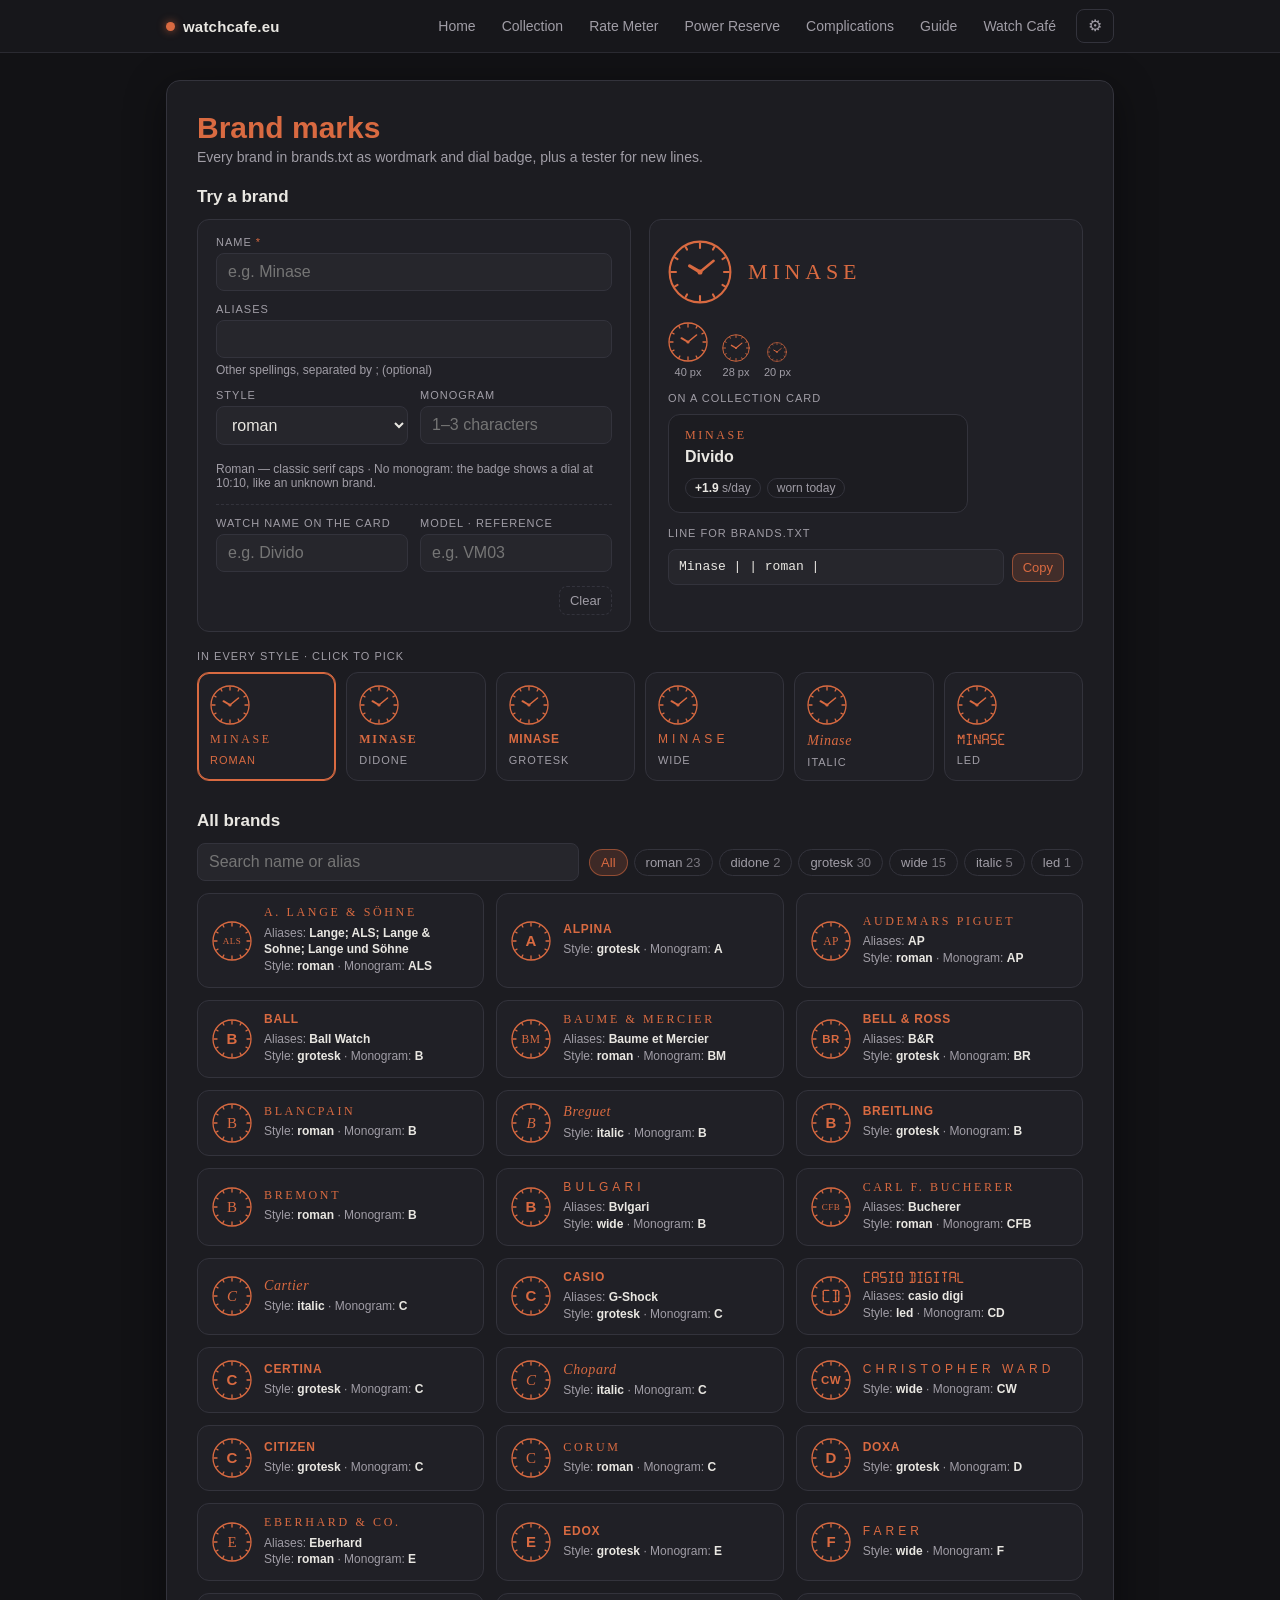
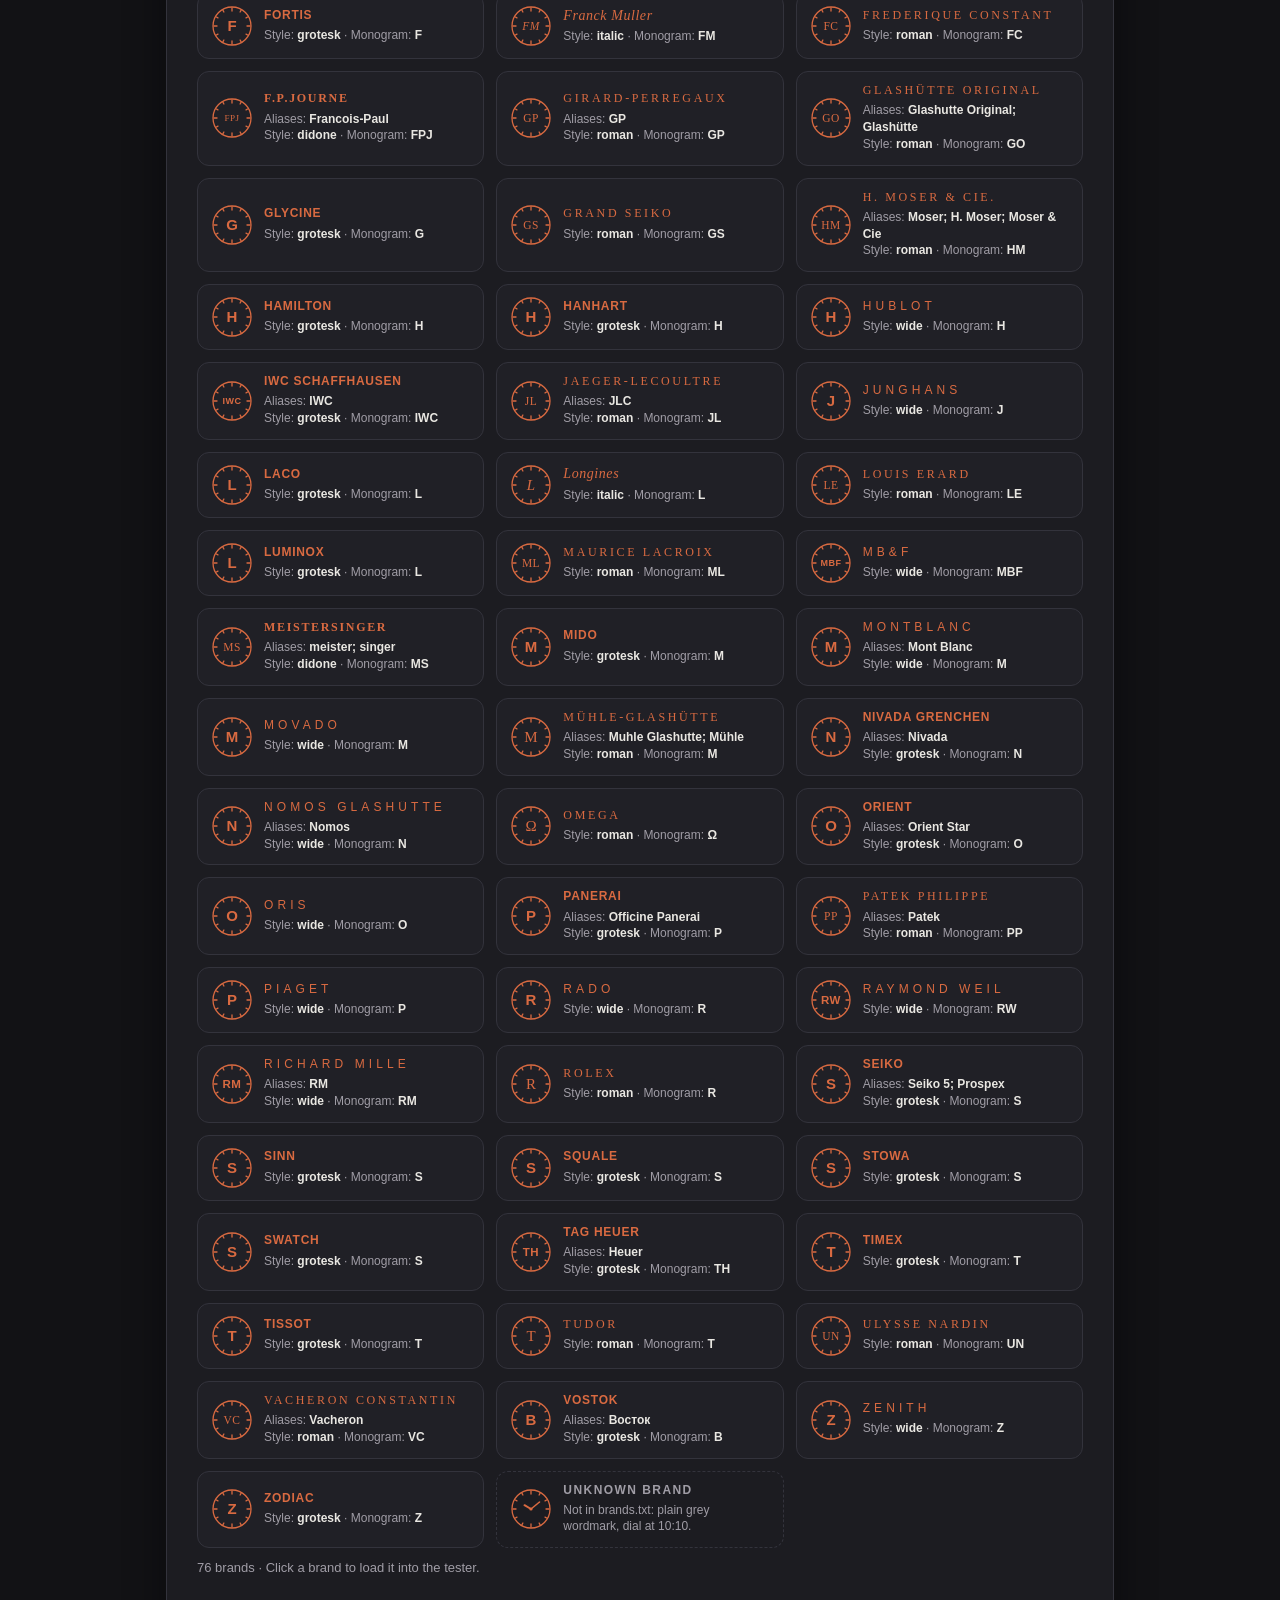
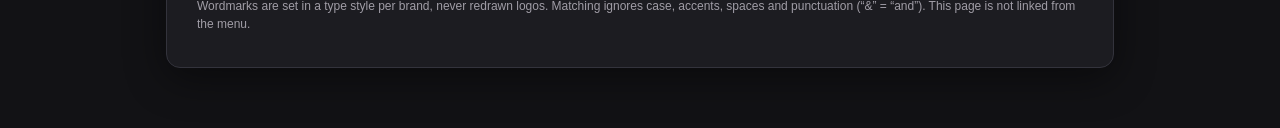
<file: collection/brands.html>
<!DOCTYPE html>
<html lang="en">
<head>
<meta charset="UTF-8">
<meta name="viewport" content="width=device-width, initial-scale=1.0">
<meta name="robots" content="noindex">
<title>Brand marks — watchcafe.eu</title>
  <link rel="stylesheet" href="/theme.css">
  <link rel="icon" href="/favicon.svg" type="image/svg+xml">
  <link rel="icon" href="/favicon-32.png" sizes="32x32" type="image/png">
  <link rel="apple-touch-icon" href="/apple-touch-icon.png">

<script src="/nav.js" defer></script>
<script src="/brands.js?v=2"></script>
<style>
  :root{
    --page:#121215; --card:#1c1c21; --card2:#202026; --border:#33333c;
    --accent:#d96a41; --accent-d:#c25a36; --ink:#e9e7e2; --muted:#a09da6;
    --nav-bg:#17171b; --nav-border:#2a2a31; --nav-hover:#22222a; --accent-glow:rgba(217,106,65,.7);
  }
  *{box-sizing:border-box}
  [hidden]{display:none!important}
  html{color-scheme:dark}
  html,body{margin:0;padding:0}
  body{background:var(--page);color:var(--ink);font-family:"Segoe UI",Roboto,Helvetica,Arial,sans-serif;min-height:100vh;padding:28px 16px 60px}
  .wrap{max-width:948px;margin:0 auto}
  .card{background:var(--card);border:1px solid var(--border);border-radius:14px;padding:30px 30px 34px;box-shadow:0 10px 40px rgba(0,0,0,.45)}
  @media(max-width:600px){.card{padding:22px 16px 26px}}
  h1{color:var(--accent);font-size:clamp(20px,3vw,30px);font-weight:800;margin:0 0 4px}
  .sub{color:var(--muted);font-size:14px;margin:0 0 22px}
  h2{font-size:17px;margin:30px 0 12px}
  h2:first-of-type{margin-top:0}
  .lab{font-size:11px;letter-spacing:1px;text-transform:uppercase;color:var(--muted);margin:0 0 10px}

  input[type=text],select{font:inherit;padding:9px 11px;border:1px solid var(--border);border-radius:8px;background:#26262c;color:var(--ink);width:100%}
  label.fld{display:block;font-size:11px;text-transform:uppercase;letter-spacing:1px;color:var(--muted);margin:0 0 5px}
  label.fld.req::after{content:" *";color:var(--accent)}
  .hint{font-size:12px;color:var(--muted);margin:5px 0 0}
  button{font:inherit;cursor:pointer;border-radius:8px;padding:9px 14px;border:1px solid var(--border);background:#26262c;color:var(--ink);touch-action:manipulation}
  button:hover{background:#30303a}
  button:active{transform:scale(.98)}
  button.primary{background:color-mix(in srgb,var(--accent) 18%,transparent);border-color:color-mix(in srgb,var(--accent) 55%,transparent);color:var(--accent)}
  button.primary:hover{background:color-mix(in srgb,var(--accent) 30%,transparent);border-color:var(--accent)}
  button.sm{padding:6px 10px;font-size:13px}
  button.dash{background:transparent;border-style:dashed;color:var(--muted)}
  button.dash:hover{color:var(--ink)}

  /* tester: form left, preview right */
  .tester{display:grid;grid-template-columns:1fr 1fr;gap:18px}
  @media(max-width:760px){.tester{grid-template-columns:1fr}}
  .box{background:var(--card2);border:1px solid var(--border);border-radius:12px;padding:16px 18px;min-width:0}
  .form{display:grid;grid-template-columns:1fr 1fr;gap:12px}
  .form .full{grid-column:1/-1}
  @media(max-width:420px){.form{grid-template-columns:1fr}}
  .formsep{grid-column:1/-1;border-top:1px dashed var(--border);margin:2px 0 0}
  .formbtns{display:flex;justify-content:flex-end;gap:8px;margin-top:14px}
  .warn{color:#eda57f}

  .prev{display:flex;flex-direction:column;gap:14px}
  .big{display:flex;align-items:center;gap:16px;min-height:72px}
  .big .bword{font-size:22px}
  .big .bword.italic{font-size:26px}
  .big .bword{white-space:normal;overflow-wrap:anywhere}
  .sizes{display:flex;align-items:flex-end;gap:14px}
  .sizes span{display:flex;flex-direction:column;align-items:center;gap:4px;font-size:11px;color:var(--muted)}
  .line{display:flex;gap:8px;align-items:center}
  .line code{flex:1;min-width:0;font:13px/1.4 ui-monospace,Menlo,Consolas,monospace;background:#26262c;border:1px solid var(--border);border-radius:8px;padding:8px 10px;overflow-x:auto;white-space:pre;color:var(--ink)}
  .copied{font-size:12px;color:var(--accent);min-height:1em;margin:4px 0 0}

  /* the same brand in every style, side by side; click one to pick it */
  .allst{margin-top:18px}
  .sgrid{display:grid;grid-template-columns:repeat(6,1fr);gap:10px}
  @media(max-width:960px){.sgrid{grid-template-columns:repeat(3,1fr)}}
  @media(max-width:520px){.sgrid{grid-template-columns:1fr 1fr}}
  .st{background:var(--card2);border:1px solid var(--border);border-radius:12px;padding:12px;display:flex;flex-direction:column;align-items:flex-start;gap:8px;text-align:left;min-width:0;font:inherit;color:var(--ink)}
  .st:hover{border-color:color-mix(in srgb,var(--accent) 55%,transparent);background:var(--card2)}
  .st.on{border-color:var(--accent);box-shadow:inset 0 0 0 1px var(--accent)}
  .st .bword{max-width:100%;white-space:normal;overflow-wrap:anywhere} /* narrower than a card: wrap rather than cut */
  .st .sn{font-size:11px;letter-spacing:1px;text-transform:uppercase;color:var(--muted)}
  .st.on .sn{color:var(--accent)}

  /* the mock card copies .wc from the Collection */
  .wc{background:var(--card2);border:1px solid var(--border);border-radius:12px;padding:14px 16px;display:flex;flex-direction:column;gap:6px;text-align:left;color:var(--ink);text-decoration:none;min-width:0;position:relative;overflow:hidden;max-width:300px}
  .prev .wc{background:var(--card)}
  .wc .brand{display:block;min-height:13px}
  .wc .nm{font-weight:700;font-size:16px;overflow-wrap:anywhere}
  .wc .md{font-size:13px;color:var(--muted);overflow-wrap:anywhere}
  .wc .facts{display:flex;gap:6px;flex-wrap:wrap;margin-top:auto;padding-top:6px}
  .f{font-size:12px;border:1px solid var(--border);border-radius:999px;padding:2px 9px;color:var(--muted);white-space:nowrap}
  .f b{color:var(--ink);font-weight:600}

  /* list of all brands */
  .bar{display:flex;gap:10px;align-items:center;flex-wrap:wrap;margin:0 0 12px}
  .bar input{flex:1 1 200px;width:auto}
  .chips{display:flex;gap:6px;flex-wrap:wrap}
  .chip{font-size:13px;border:1px solid var(--border);border-radius:999px;padding:5px 11px;background:transparent;color:var(--muted)}
  .chip:hover{color:var(--ink);background:transparent}
  .chip.active{background:color-mix(in srgb,var(--accent) 18%,transparent);border-color:color-mix(in srgb,var(--accent) 55%,transparent);color:var(--accent)}
  .chip i{font-style:normal;opacity:.7}
  .bgrid{display:grid;grid-template-columns:repeat(3,1fr);gap:12px}
  @media(max-width:820px){.bgrid{grid-template-columns:1fr 1fr}}
  @media(max-width:520px){.bgrid{grid-template-columns:1fr}}
  .bt{background:var(--card2);border:1px solid var(--border);border-radius:12px;padding:12px 14px;display:flex;gap:12px;align-items:center;text-align:left;color:var(--ink);min-width:0;font:inherit}
  .bt:hover{border-color:color-mix(in srgb,var(--accent) 55%,transparent);background:var(--card2)}
  .bt.unk{border-style:dashed;background:transparent;cursor:default}
  .bt.unk:hover{border-color:var(--border)}
  .bt .txt{display:flex;flex-direction:column;gap:5px;min-width:0;flex:1}
  .bt .meta{font-size:12px;color:var(--muted);overflow-wrap:anywhere;line-height:1.4}
  .bt .meta b{color:var(--ink);font-weight:600}
  .count{font-size:13px;color:var(--muted);margin:12px 0 0}
  .foot{font-size:12px;color:var(--muted);margin:22px 0 0;line-height:1.5}
</style>
</head>
<body>
<div class="wrap">
  <div class="card">
    <h1 id="title">Brand marks</h1>
    <p class="sub" id="sub"></p>

    <h2 id="hTester"></h2>
    <div class="tester">
      <div class="box">
        <div class="form">
          <div class="full"><label class="fld req" for="tName" id="lName"></label><input type="text" id="tName" autocomplete="off"></div>
          <div class="full"><label class="fld" for="tAliases" id="lAliases"></label><input type="text" id="tAliases" autocomplete="off"><p class="hint" id="hAliases"></p></div>
          <div><label class="fld" for="tStyle" id="lStyle"></label><select id="tStyle"></select></div>
          <div><label class="fld" for="tMono" id="lMono"></label><input type="text" id="tMono" maxlength="3" autocomplete="off"></div>
          <p class="hint full" id="styleHint"></p>
          <div class="formsep"></div>
          <div><label class="fld" for="tWatch" id="lWatch"></label><input type="text" id="tWatch" autocomplete="off"></div>
          <div><label class="fld" for="tModel" id="lModel"></label><input type="text" id="tModel" autocomplete="off"></div>
        </div>
        <p class="hint" id="match"></p>
        <div class="formbtns"><button class="sm dash" id="tReset"></button></div>
      </div>
      <div class="box prev">
        <div class="big led-dim" id="pBig"></div>
        <div class="sizes" id="pSizes"></div>
        <div><p class="lab" id="lCard"></p><div id="pCard"></div></div>
        <div><p class="lab" id="lLine"></p>
          <div class="line"><code id="pLine"></code><button class="sm primary" id="copyBtn"></button></div>
          <p class="copied" id="copied"></p></div>
      </div>
    </div>

    <div class="allst"><p class="lab" id="lAll"></p><div class="sgrid" id="pStyles"></div></div>

    <h2 id="hList"></h2>
    <div class="bar"><input type="text" id="q" autocomplete="off"><div class="chips" id="chips"></div></div>
    <div class="bgrid" id="list"></div>
    <p class="count" id="count"></p>
    <p class="foot" id="foot"></p>
  </div>
</div>

<script>
var STYLES=["roman","didone","grotesk","wide","italic","led"];
// shown greyed in the fields and used in the preview until something is typed
var DEMO={name:"Minase",watch:"Divido",model:"VM03"};
var TEXT={
 en:{
  title:"Brand marks",
  sub:"Every brand in brands.txt as wordmark and dial badge, plus a tester for new lines.",
  hTester:"Try a brand",name:"Name",aliases:"Aliases",aliasesHint:"Other spellings, separated by ; (optional)",
  style:"Style",mono:"Monogram",monoPh:"1–3 characters",watch:"Watch name on the card",model:"Model · reference",
  styles:{roman:"Roman — classic serif caps",didone:"Didone — bold high-contrast serif",grotesk:"Grotesk — bold sans caps",wide:"Wide — light, widely spaced caps",italic:"Italic — serif italic",led:"LED — 14-segment display, like the clock"},
  noMono:"No monogram: the badge shows a dial at 10:10, like an unknown brand.",
  ledFallback:"The segments can't show every letter of this name, so the wordmark falls back to grotesk.",
  allStyles:"In every style · click to pick",reset:"Clear",card:"On a Collection card",line:"Line for brands.txt",copy:"Copy",copied:"Copied. Paste it into brands.txt, alphabetically.",copyFail:"Select the line and copy it by hand.",
  eg:"e.g. ",
  perDay:"s/day",worn:"worn today",
  inList:function(n){return "Same as the line for "+n+" in brands.txt.";},
  changed:function(n){return "Edits the line for "+n+" in brands.txt: replace that line.";},
  clash:function(w,n){return "“"+w+"” already matches "+n+" in brands.txt.";},
  isNew:"New brand: add the line to brands.txt.",
  hList:"All brands",search:"Search name or alias",all:"All",
  count:function(n,m){return n===m?n+" brands":n+" of "+m+" brands";},
  none:"No brand matches.",
  unknown:"Unknown brand",unknownMeta:"Not in brands.txt: plain grey wordmark, dial at 10:10.",
  meta:{aliases:"Aliases",style:"Style",mono:"Monogram"},
  pick:"Click a brand to load it into the tester.",
  foot:"Wordmarks are set in a type style per brand, never redrawn logos. Matching ignores case, accents, spaces and punctuation (“&” = “and”). This page is not linked from the menu."
 },
 nl:{
  title:"Merktekens",
  sub:"Alle merken uit brands.txt als woordmerk en wijzerplaatbadge, plus een tester voor nieuwe regels.",
  hTester:"Probeer een merk",name:"Naam",aliases:"Aliassen",aliasesHint:"Andere schrijfwijzen, gescheiden door ; (optioneel)",
  style:"Stijl",mono:"Monogram",monoPh:"1–3 tekens",watch:"Horlogenaam op de kaart",model:"Model · referentie",
  styles:{roman:"Roman — klassieke schreefkapitalen",didone:"Didone — vette schreef met veel contrast",grotesk:"Grotesk — vette schreefloze kapitalen",wide:"Wide — dunne, ruim gespatieerde kapitalen",italic:"Italic — cursieve schreef",led:"LED — 14-segmentdisplay, zoals de klok"},
  noMono:"Geen monogram: de badge toont wijzers op 10:10, net als bij een onbekend merk.",
  ledFallback:"De segmenten kunnen niet elke letter van deze naam tonen, dus valt het woordmerk terug op grotesk.",
  allStyles:"In elke stijl · klik om te kiezen",reset:"Wissen",card:"Op een Collection-kaart",line:"Regel voor brands.txt",copy:"Kopieer",copied:"Gekopieerd. Plak hem op alfabetische plek in brands.txt.",copyFail:"Selecteer de regel en kopieer hem met de hand.",
  eg:"bijv. ",
  perDay:"s/dag",worn:"vandaag om",
  inList:function(n){return "Gelijk aan de regel voor "+n+" in brands.txt.";},
  changed:function(n){return "Wijzigt de regel voor "+n+" in brands.txt: vervang die regel.";},
  clash:function(w,n){return "‘"+w+"’ past al op "+n+" in brands.txt.";},
  isNew:"Nieuw merk: voeg de regel toe aan brands.txt.",
  hList:"Alle merken",search:"Zoek op naam of alias",all:"Alle",
  count:function(n,m){return n===m?n+" merken":n+" van "+m+" merken";},
  none:"Geen merk gevonden.",
  unknown:"Onbekend merk",unknownMeta:"Niet in brands.txt: grijs woordmerk, wijzers op 10:10.",
  meta:{aliases:"Aliassen",style:"Stijl",mono:"Monogram"},
  pick:"Klik op een merk om het in de tester te laden.",
  foot:"Woordmerken staan in een letterstijl per merk, nooit in nagetekende logo's. Bij het herkennen tellen hoofdletters, accenten, spaties en leestekens niet mee (“&” = “and”). Deze pagina staat niet in het menu."
 }
};
var lang=(function(){try{return localStorage.getItem("siouxWatchRateMeterLang")||"en";}catch(e){return "en";}})();
function T(){return TEXT[lang]||TEXT.en;}
function esc(s){return String(s).replace(/[&<>"]/g,function(c){return {"&":"&amp;","<":"&lt;",">":"&gt;",'"':"&quot;"}[c];});}
function $(id){return document.getElementById(id);}

var source=null,filter="",styleFilter="";

/* ===== tester ===== */
function testBrand(){
  return {name:$("tName").value.trim(),
    aliases:$("tAliases").value.split(";").map(function(s){return s.trim();}).filter(Boolean),
    style:$("tStyle").value,mono:$("tMono").value.trim()};
}
// brands.txt format: "Name | aliases | style | monogram", with "| |" for no aliases
function lineOf(b){
  return (b.name+" | "+(b.aliases.length?b.aliases.join("; ")+" | ":"| ")+b.style+" | "+b.mono).trim();
}
function renderTester(){
  var t=T(),b=testBrand(),show=b.name?b:{name:DEMO.name,aliases:[],style:b.style,mono:b.mono};
  $("pBig").innerHTML=Brands.badge(show,64)+Brands.wordmark(show);
  $("pSizes").innerHTML=[40,28,20].map(function(s){return '<span>'+Brands.badge(show,s)+s+' px</span>';}).join("");
  var nm=$("tWatch").value.trim()||DEMO.watch,md=$("tModel").value.trim();
  $("pCard").innerHTML='<div class="wc"><span class="brand">'+Brands.wordmark(show)+'</span>'
    +'<span class="nm">'+esc(nm)+'</span>'+(md?'<span class="md">'+esc(md)+'</span>':'')
    +'<span class="facts"><span class="f"><b>+1.9</b> '+esc(t.perDay)+'</span><span class="f">'+esc(t.worn)+'</span></span></div>';
  $("pStyles").innerHTML=STYLES.map(function(st){
    var v={name:show.name,aliases:show.aliases,style:st,mono:show.mono};
    return '<button class="st'+(st===b.style?' on':'')+'" data-style="'+st+'" aria-pressed="'+(st===b.style)+'">'
      +Brands.badge(v,40)+Brands.wordmark(v)+'<span class="sn">'+st+'</span></button>';
  }).join("");
  $("pStyles").querySelectorAll(".st").forEach(function(el){el.onclick=function(){$("tStyle").value=el.dataset.style;renderTester();};});
  $("pLine").textContent=lineOf(show);
  $("styleHint").textContent=t.styles[b.style]+(b.mono?"":" · "+t.noMono)
    +(b.style==="led"&&Brands.wordmark(show).indexOf("led")<0?" · "+t.ledFallback:"");
  $("copied").textContent="";
  // does the name or an alias already match a brand in the list?
  var msg="",cls="";
  if(Brands.loaded&&b.name){
    var hit=null,word="";
    [b.name].concat(b.aliases).some(function(n){var x=Brands.find(n);if(x&&x!==source){hit=x;word=n;}return !!hit;});
    if(hit){msg=t.clash(word,hit.name);cls="warn";}
    else if(source)msg=lineOf(b)===lineOf(source)?t.inList(source.name):t.changed(source.name);
    else msg=t.isNew;
  }
  $("match").textContent=msg;$("match").className="hint"+(cls?" "+cls:"");
}
function loadBrand(b){
  source=b;
  $("tName").value=b?b.name:"";$("tAliases").value=b?b.aliases.join("; "):"";
  $("tStyle").value=b?b.style:"roman";$("tMono").value=b?b.mono:"";
  renderTester();
}
function copyLine(){
  var t=T(),txt=$("pLine").textContent;
  function fail(){$("copied").textContent=t.copyFail;var r=document.createRange();r.selectNodeContents($("pLine"));var s=getSelection();s.removeAllRanges();s.addRange(r);}
  if(!$("tName").value.trim()){$("tName").focus();return;}
  if(navigator.clipboard&&navigator.clipboard.writeText)
    navigator.clipboard.writeText(txt).then(function(){$("copied").textContent=t.copied;},fail);
  else fail();
}

/* ===== list ===== */
function norm(s){return String(s||"").normalize("NFD").replace(/[̀-ͯ]/g,"").toLowerCase();}
function renderList(){
  var t=T(),all=Brands.list(),q=norm(filter.trim());
  var counts={};STYLES.forEach(function(s){counts[s]=0;});all.forEach(function(b){counts[b.style]=(counts[b.style]||0)+1;});
  $("chips").innerHTML='<button class="chip'+(styleFilter?'':' active')+'" data-style="">'+esc(t.all)+'</button>'
    +STYLES.map(function(s){return '<button class="chip'+(styleFilter===s?' active':'')+'" data-style="'+s+'">'+s+' <i>'+counts[s]+'</i></button>';}).join("");
  $("chips").querySelectorAll("button").forEach(function(c){c.onclick=function(){styleFilter=c.dataset.style;renderList();};});
  var rows=all.filter(function(b){
    if(styleFilter&&b.style!==styleFilter)return false;
    return !q||[b.name].concat(b.aliases).some(function(n){return norm(n).indexOf(q)>=0;});
  });
  $("list").innerHTML=rows.map(function(b){
    var i=all.indexOf(b);
    return '<button class="bt" data-i="'+i+'">'+Brands.badge(b,40)+'<span class="txt">'+Brands.wordmark(b)
      +'<span class="meta">'+(b.aliases.length?t.meta.aliases+': <b>'+esc(b.aliases.join("; "))+'</b><br>':'')
      +t.meta.style+': <b>'+esc(b.style)+'</b> · '+t.meta.mono+': <b>'+esc(b.mono||"–")+'</b></span></span></button>';
  }).join("")
    +(!q&&!styleFilter?'<div class="bt unk">'+Brands.badge(null,40)+'<span class="txt">'+Brands.wordmark(null,t.unknown)
      +'<span class="meta">'+esc(t.unknownMeta)+'</span></span></div>':'');
  $("list").querySelectorAll(".bt[data-i]").forEach(function(el){
    el.onclick=function(){loadBrand(all[+el.dataset.i]);$("hTester").scrollIntoView({behavior:"smooth"});};
  });
  $("count").textContent=rows.length?t.count(rows.length,all.length)+" · "+t.pick:t.none;
}

/* ===== static texts ===== */
function applyLang(){
  var t=T(),cur=$("tStyle").value||"roman";
  document.documentElement.lang=lang;
  ["title","sub","hTester","hList","foot"].forEach(function(k){$(k).textContent=t[k];});
  $("lName").textContent=t.name;$("lAliases").textContent=t.aliases;$("hAliases").textContent=t.aliasesHint;
  $("lStyle").textContent=t.style;$("lMono").textContent=t.mono;$("lWatch").textContent=t.watch;$("lModel").textContent=t.model;
  $("tName").placeholder=t.eg+DEMO.name;$("tMono").placeholder=t.monoPh;$("tWatch").placeholder=t.eg+DEMO.watch;$("tModel").placeholder=t.eg+DEMO.model;
  $("tStyle").innerHTML=STYLES.map(function(s){return '<option value="'+s+'">'+s+'</option>';}).join("");$("tStyle").value=cur;
  $("tReset").textContent=t.reset;$("lAll").textContent=t.allStyles;$("lCard").textContent=t.card;$("lLine").textContent=t.line;$("copyBtn").textContent=t.copy;
  $("q").placeholder=t.search;
  document.title=t.title+" — watchcafe.eu";
}

["tName","tAliases","tMono","tWatch","tModel"].forEach(function(id){$(id).addEventListener("input",renderTester);});
$("tStyle").onchange=renderTester;
$("tReset").onclick=function(){loadBrand(null);$("tWatch").value="";$("tModel").value="";renderTester();$("tName").focus();};
$("copyBtn").onclick=copyLine;
$("q").addEventListener("input",function(){filter=$("q").value;renderList();});
window.addEventListener("swcbrands",function(){renderList();renderTester();});
window.addEventListener("swclang",function(e){lang=e.detail;applyLang();renderList();renderTester();});

applyLang();
renderTester();
if(Brands.loaded)renderList();
</script>
</body>
</html>
</file>
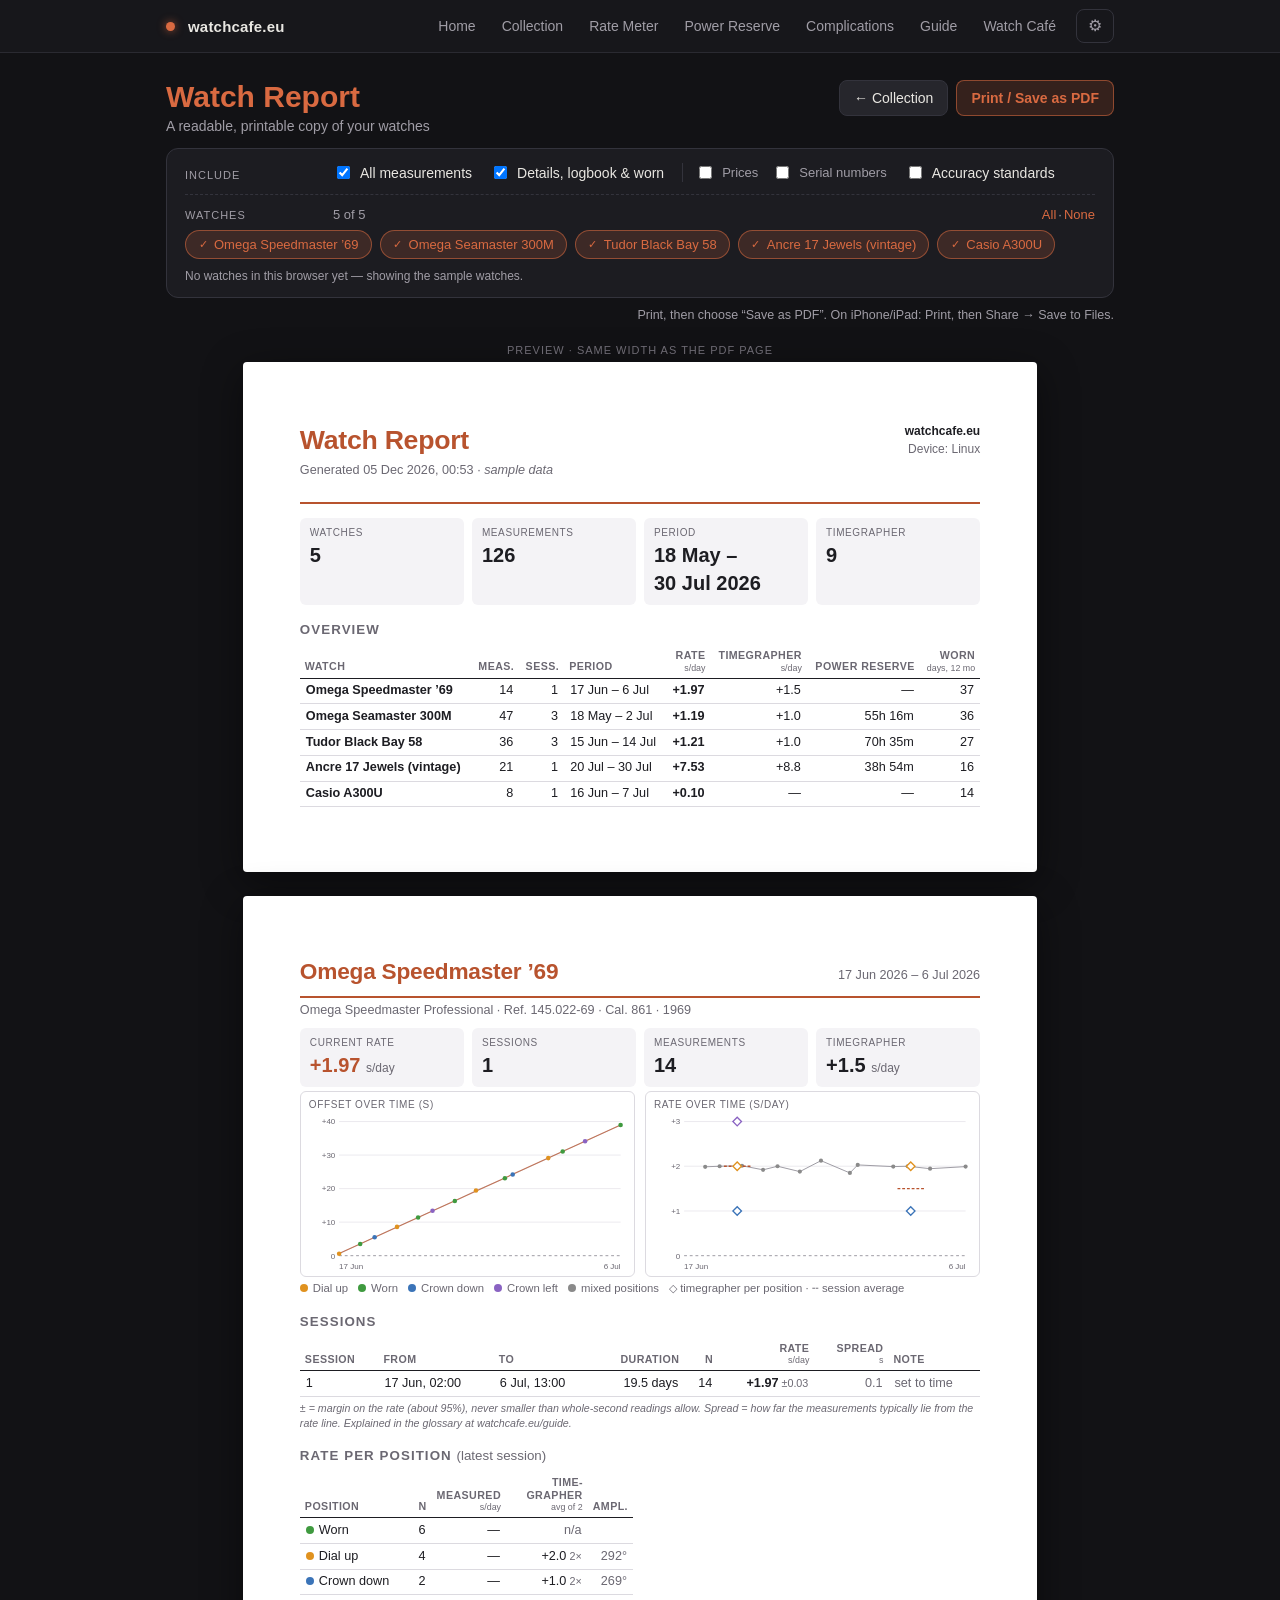
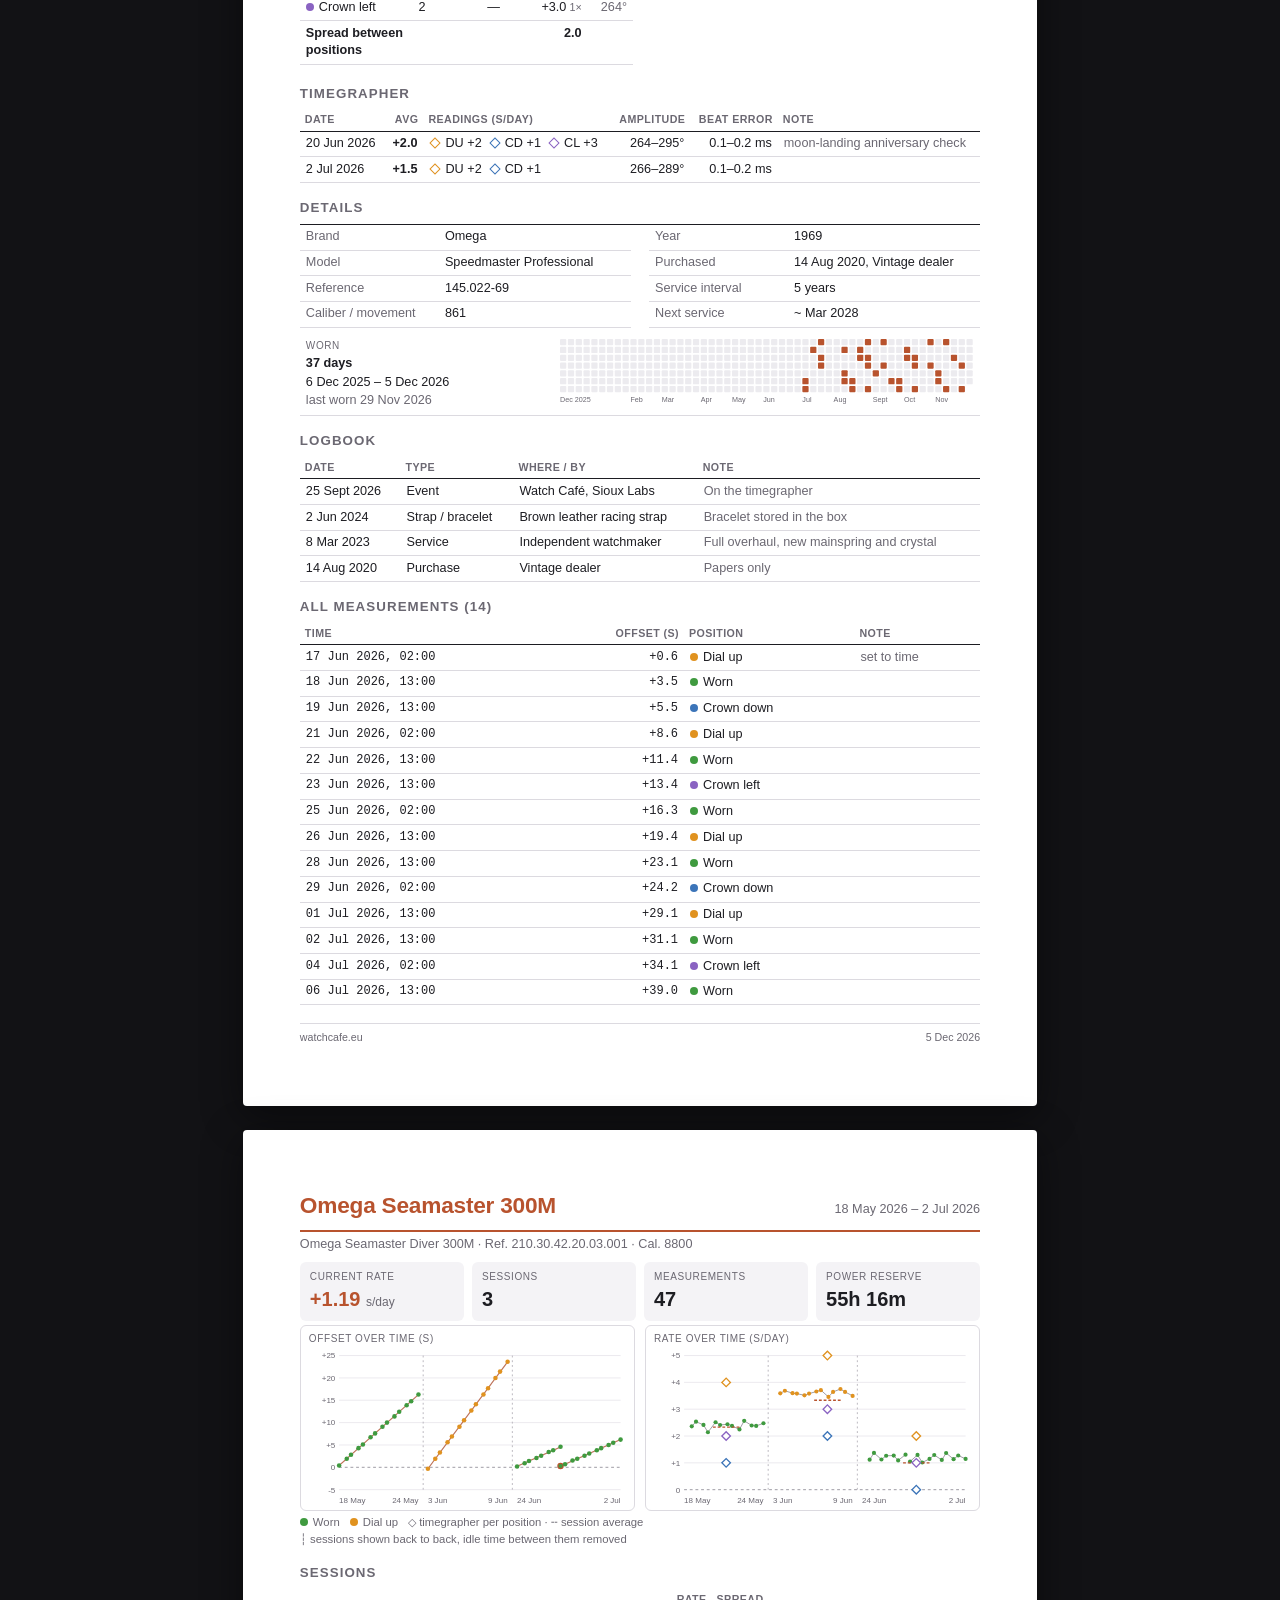
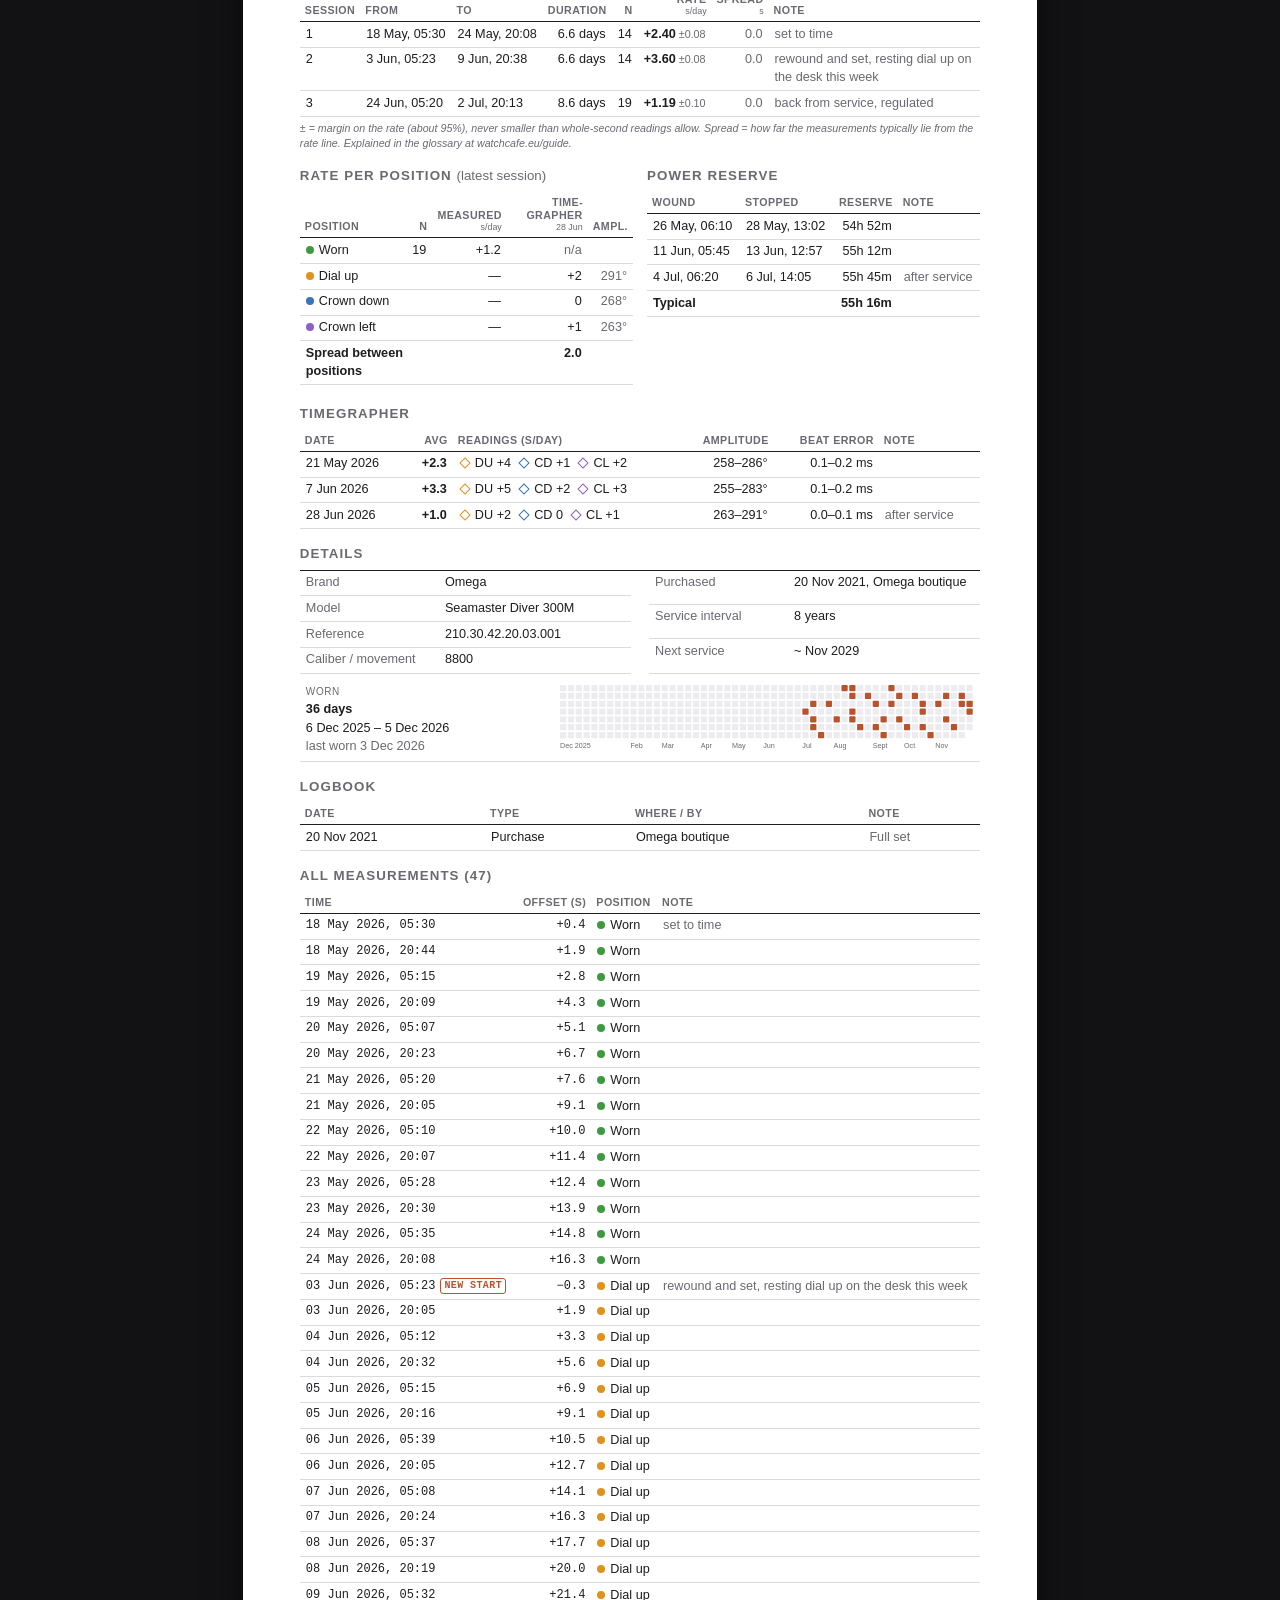
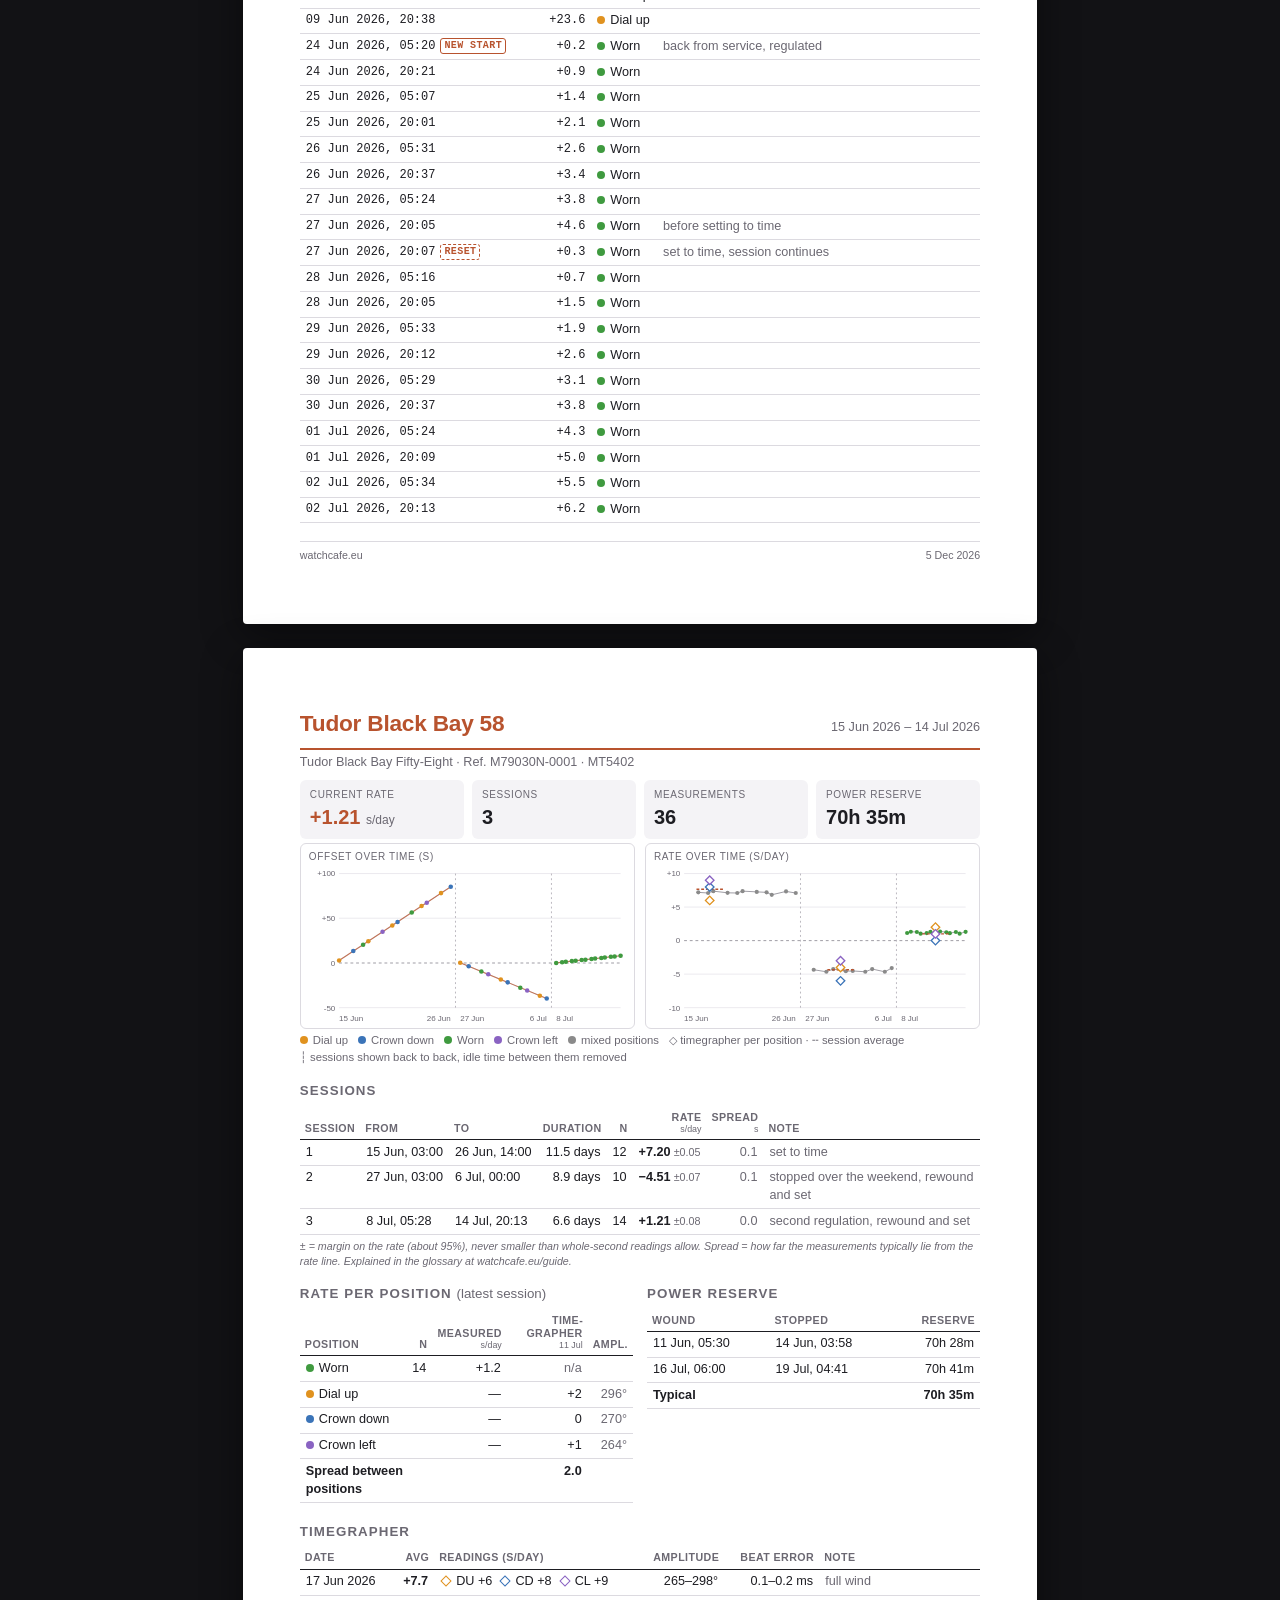
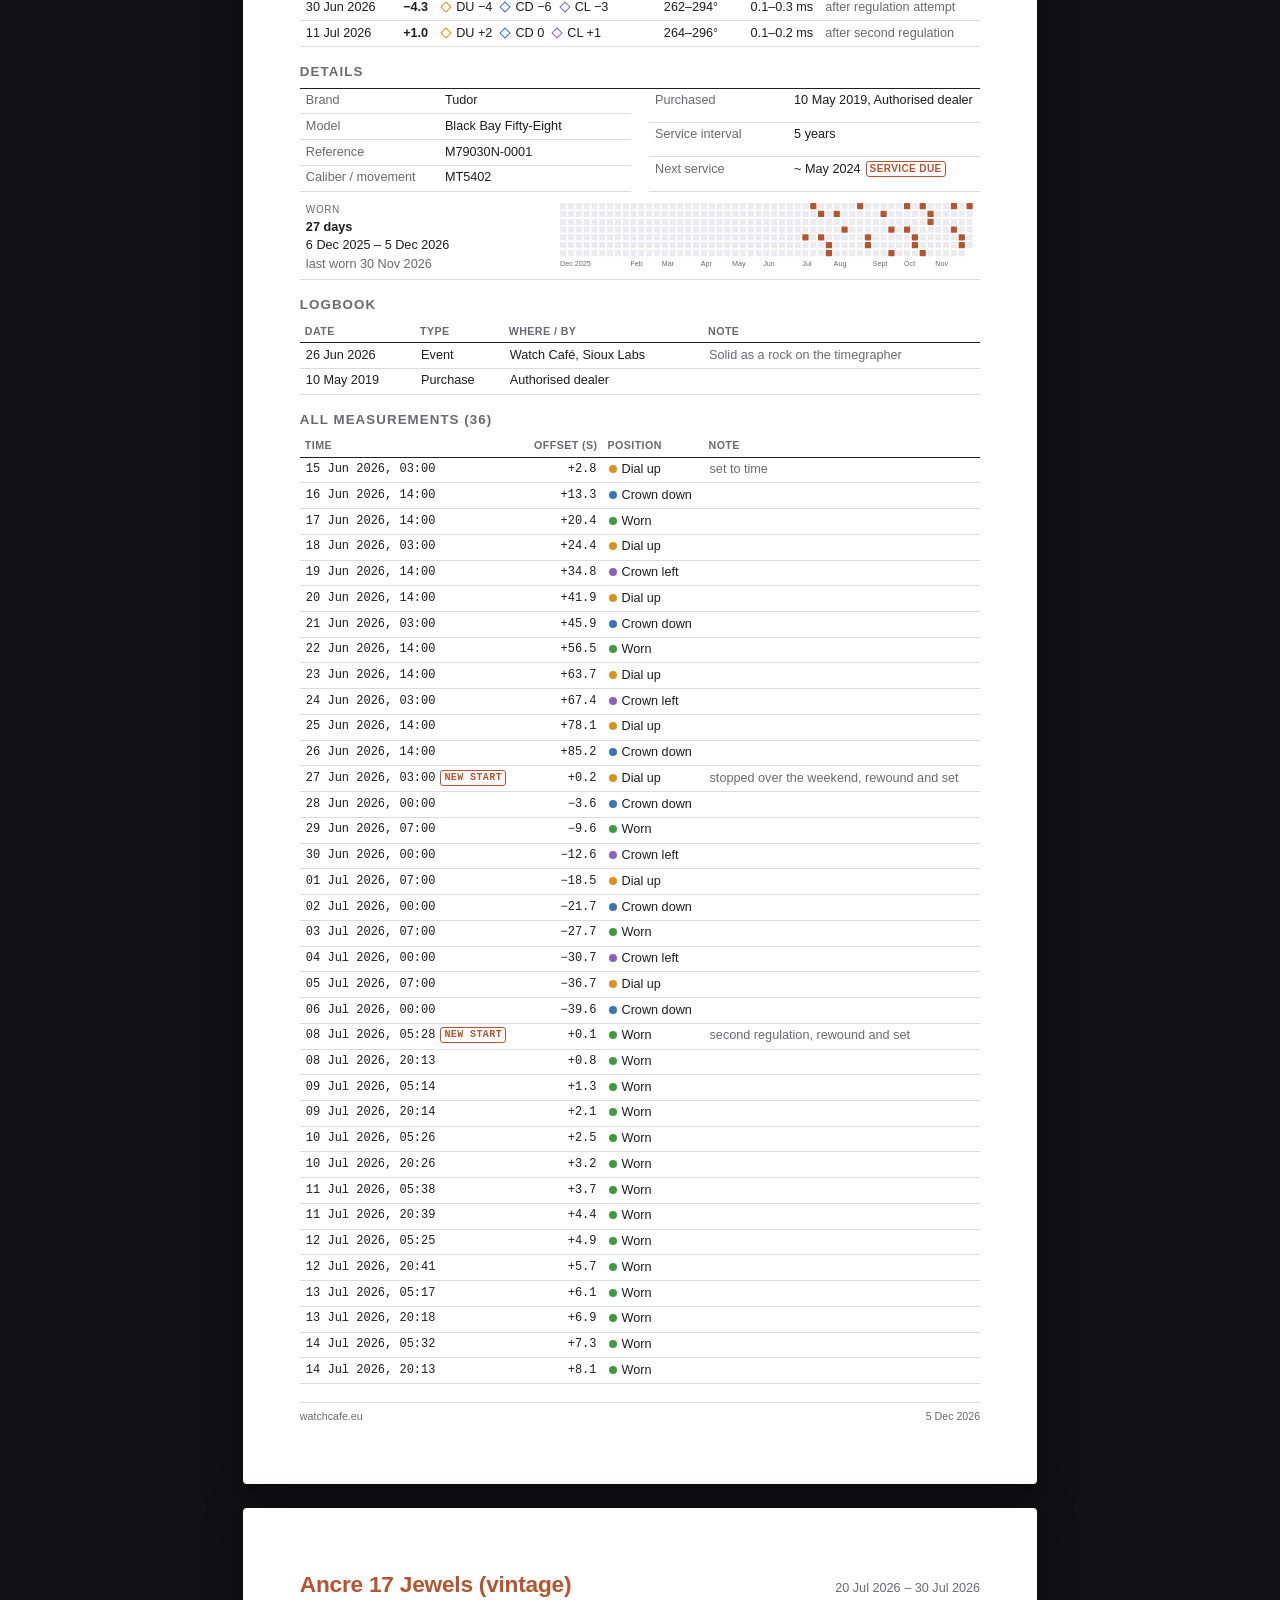
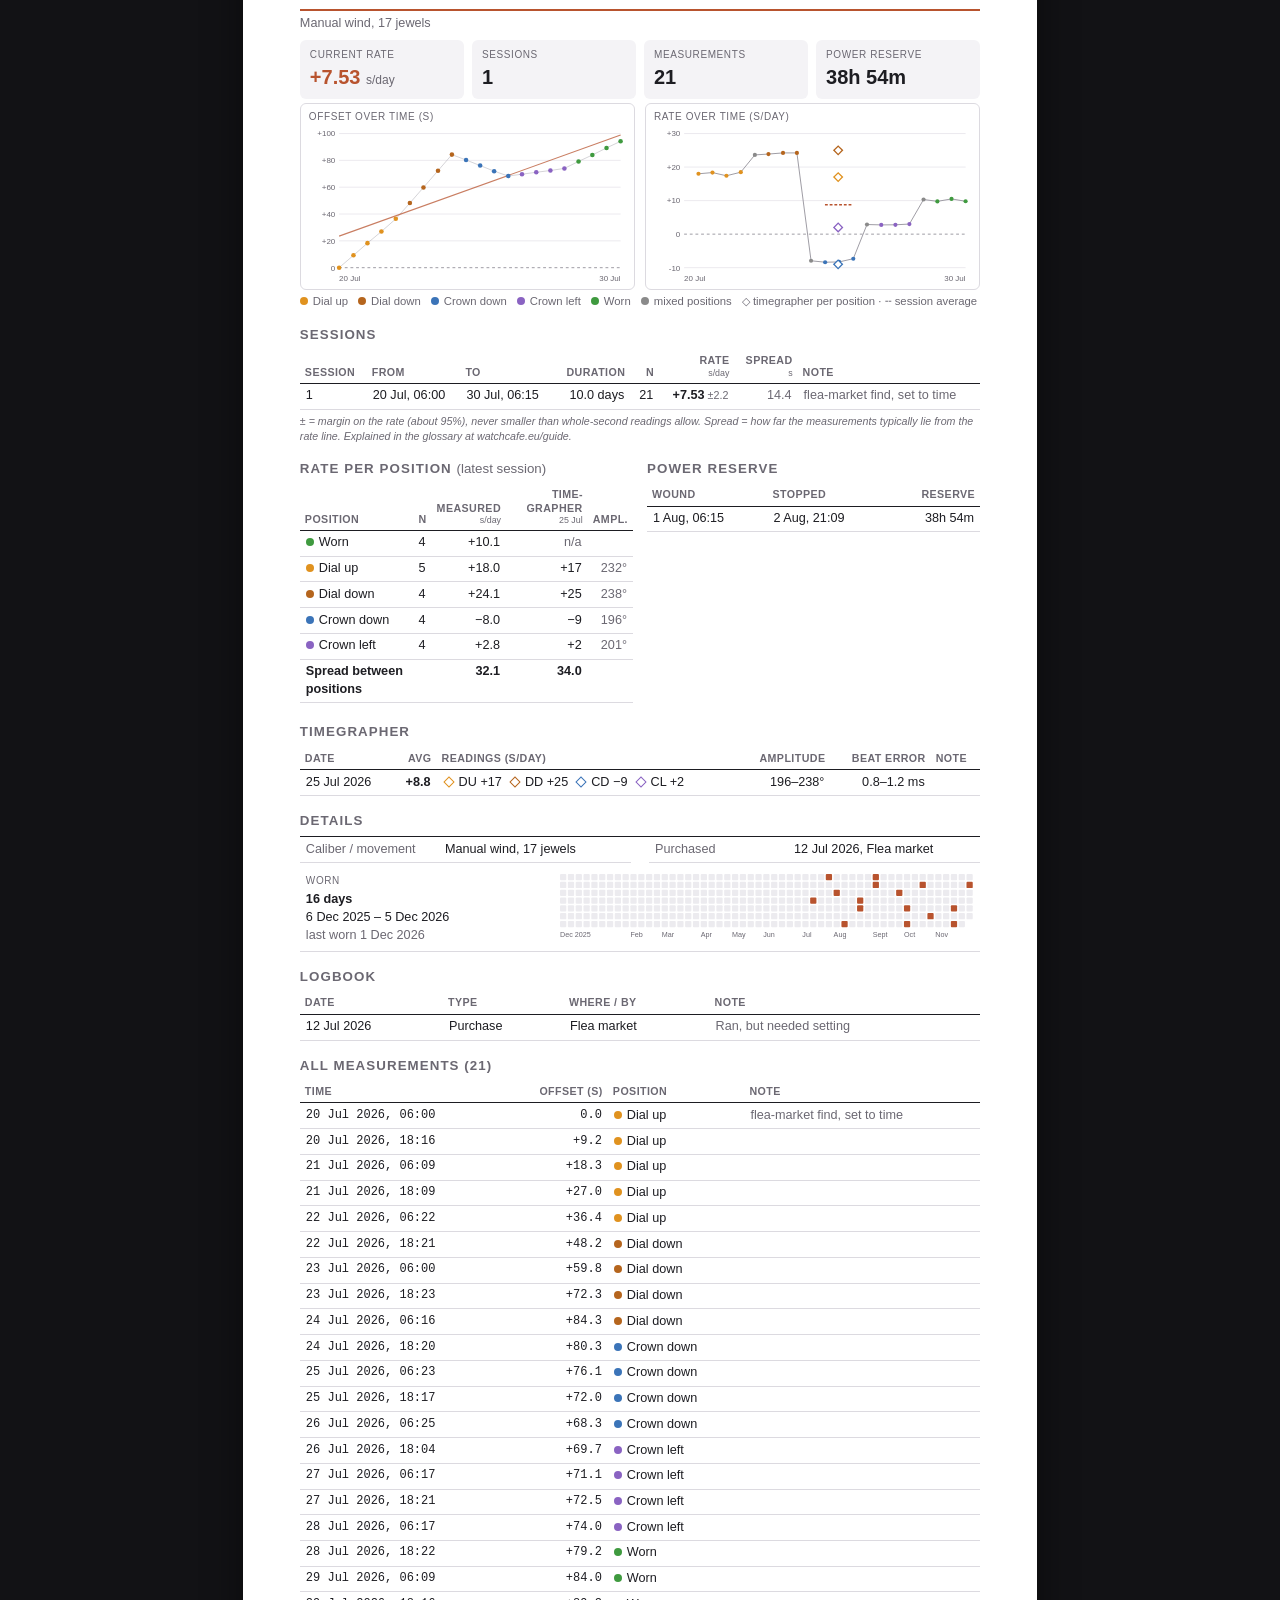
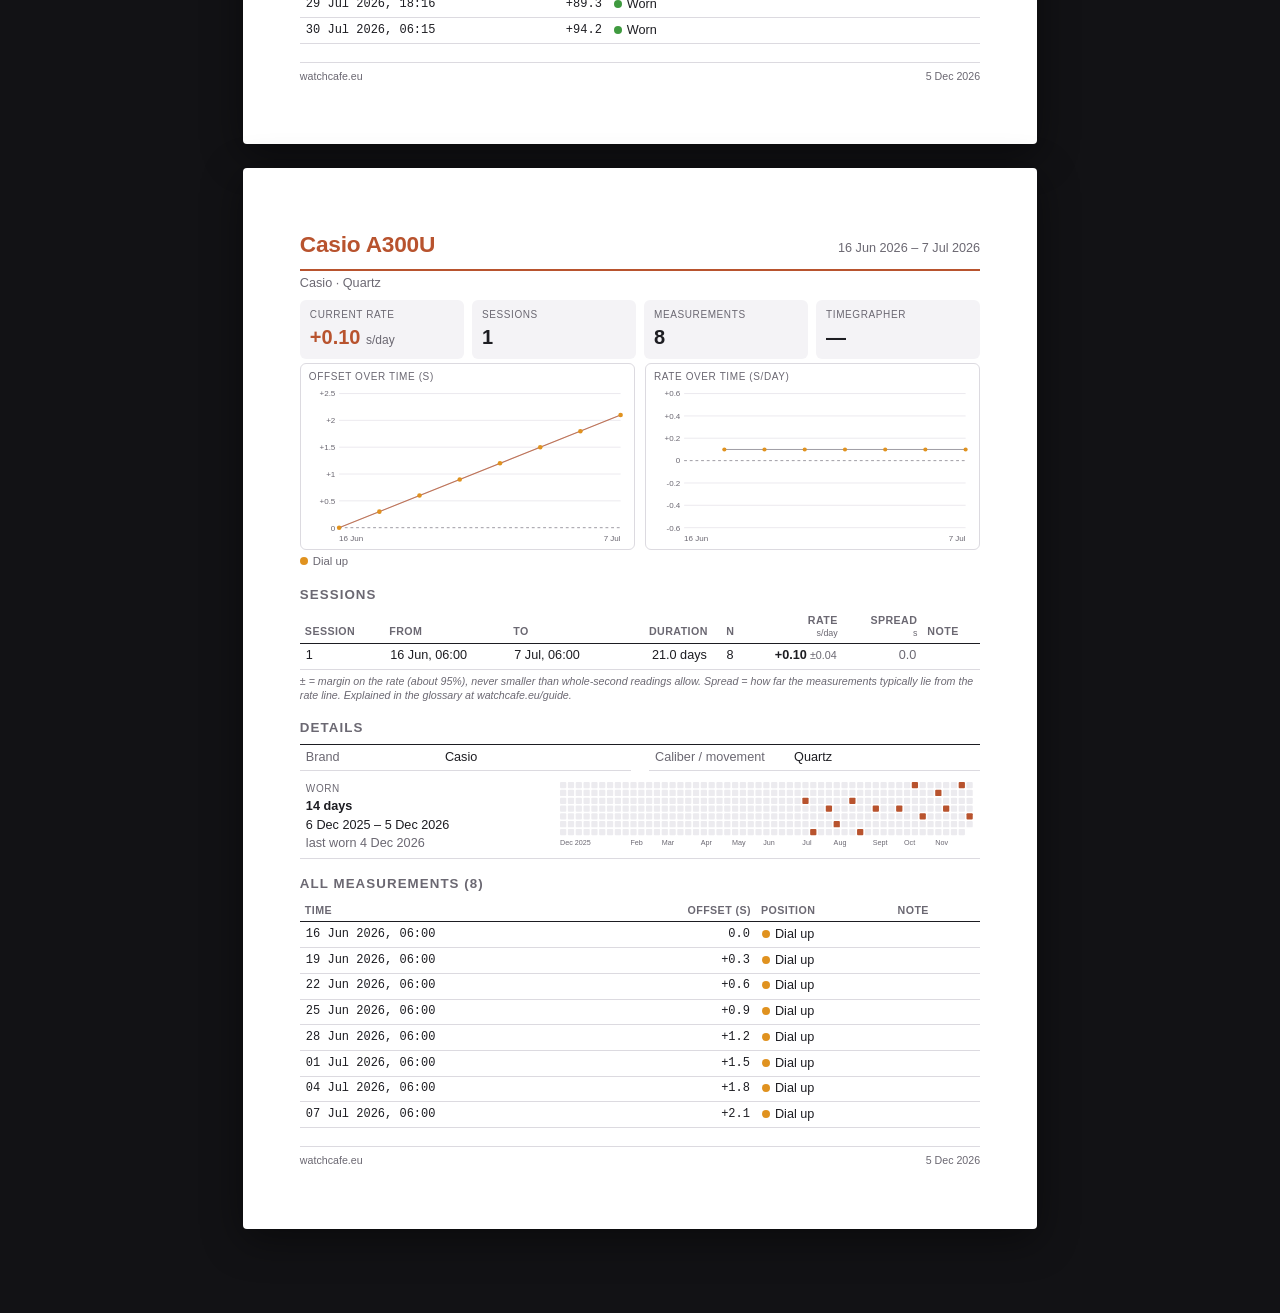
<file: watchrate/report.html>
<!DOCTYPE html>
<html lang="en">
<head>
<meta charset="UTF-8">
<meta name="viewport" content="width=device-width, initial-scale=1.0">
<title>Watch Report — watchcafe.eu</title>
<link rel="stylesheet" href="/theme.css">
<link rel="icon" href="/favicon.svg" type="image/svg+xml">
<link rel="icon" href="/favicon-32.png" sizes="32x32" type="image/png">
<link rel="apple-touch-icon" href="/apple-touch-icon.png">
<script src="/nav.js" defer></script>
<script src="/watchdata.js?v=16"></script>
<script src="sample.js?v=7"></script>
<script src="/standards.js?v=1"></script>
<style>
  :root{
    --page:#121215; --card:#1c1c21; --border:#33333c;
    --accent:#d96a41; --ink:#e9e7e2; --muted:#a09da6;
    --nav-bg:#17171b; --nav-border:#2a2a31; --nav-hover:#22222a; --accent-glow:rgba(217,106,65,.7);
    /* the report itself is always light: paper, ink, a print-safe accent */
    --paper:#ffffff; --p-ink:#1d1d22; --p-muted:#6b6872; --p-line:#dcdae0; --p-soft:#f4f3f6; --p-accent:#b8532e; --p-ok:#2f8a57;
  }
  *{box-sizing:border-box}
  html,body{margin:0;padding:0}
  body{background:var(--page);color:var(--ink);font-family:"Segoe UI",Roboto,Helvetica,Arial,sans-serif;min-height:100vh;padding:28px 16px 60px}
  .wrap{max-width:948px;margin:0 auto}

  /* header and settings: the full page column, like the other pages; the paper below stays A4 wide */
  .top{max-width:948px;margin:0 auto 14px;display:flex;justify-content:space-between;align-items:flex-start;gap:12px;flex-wrap:wrap}
  .top h1{color:var(--accent);font-size:clamp(20px,3vw,30px);font-weight:800;margin:0 0 4px}
  .top .sub{color:var(--muted);font-size:14px;margin:0}
  .acts{display:flex;gap:8px;flex-wrap:wrap}
  .acts a,.acts button{font:inherit;font-size:14px;cursor:pointer;border-radius:8px;padding:9px 14px;border:1px solid var(--border);background:#26262c;color:var(--ink);text-decoration:none}
  .acts a:hover,.acts button:hover{background:#30303a}
  .acts .primary{background:color-mix(in srgb,var(--accent) 18%,transparent);border-color:color-mix(in srgb,var(--accent) 55%,transparent);color:var(--accent);font-weight:600}
  .acts .primary:hover{background:color-mix(in srgb,var(--accent) 30%,transparent);border-color:var(--accent)}
  .panel{max-width:948px;margin:0 auto 10px;background:var(--card);border:1px solid var(--border);border-radius:12px;padding:14px 18px}
  .prow{display:flex;gap:6px 16px;align-items:baseline;flex-wrap:wrap}
  .plbl{font-size:11px;letter-spacing:1px;text-transform:uppercase;color:var(--muted);min-width:132px;padding-top:2px}
  .opts{display:flex;flex-wrap:wrap;gap:6px 18px;flex:1;min-width:0}
  .opts label{font-size:14px;display:inline-flex;align-items:center;gap:7px;cursor:pointer;white-space:nowrap}
  .opts .subgrp{display:inline-flex;gap:6px 14px;flex-wrap:wrap;align-items:center;padding-left:12px;border-left:1px solid var(--border)}
  .opts .subgrp label{color:var(--muted);font-size:13px}
  .opts label.dis{opacity:.45;cursor:default}
  .opts .nofill{font-size:12px;color:#ffb02e;margin-left:2px}
  .opts .nofill::before{content:"· "}
  .psep{border-top:1px dashed var(--border);margin:12px 0}
  .hint{max-width:948px;margin:0 auto 22px;font-size:12.5px;color:var(--muted);text-align:right}
  .papercap{max-width:210mm;margin:0 auto 6px;font-size:11px;letter-spacing:1px;text-transform:uppercase;color:#6d6a73;text-align:center}
  @media(max-width:620px){.plbl{min-width:0;flex-basis:100%}.opts .subgrp{border-left:none;padding-left:0}.hint{text-align:left}}

  /* watch picker inside the panel: sources (Viewer) and watches */
  .pick .cnt{font-size:13px;color:var(--muted)}
  .pick .lnks{margin-left:auto;font-size:13px;color:var(--muted)}
  .pick .grp{display:flex;flex-wrap:wrap;align-items:center;gap:6px 8px;margin:8px 0 0}
  .pick .src{font-size:12px;color:var(--muted);min-width:132px}
  .pick .src b{color:var(--ink);font-weight:600}
  .pick .glnk{margin-left:auto;font-size:12px;color:var(--muted)}
  .pick .lnk{font:inherit;font-size:13px;background:none;border:0;padding:0;color:var(--accent);cursor:pointer}
  .pick .glnk .lnk{font-size:12px}
  .pick .lnk:hover{text-decoration:underline}
  .pick .sep{color:var(--muted);font-size:13px;margin:0 2px}
  .pick .chip{font:inherit;font-size:13px;cursor:pointer;border-radius:999px;padding:6px 12px;display:inline-flex;align-items:center;gap:6px;
    background:color-mix(in srgb,var(--accent) 18%,transparent);border:1px solid color-mix(in srgb,var(--accent) 55%,transparent);color:var(--accent)}
  .pick .chip .ck{font-size:11px;width:10px}
  .pick .chip:disabled{cursor:default}
  .pick .chip.off{background:transparent;border:1px dashed color-mix(in srgb,var(--muted) 50%,transparent);color:var(--muted)}
  .pick .chip.off .nm{text-decoration:line-through;text-decoration-color:color-mix(in srgb,var(--muted) 50%,transparent)}
  .pick .chip .em{font-size:11px;opacity:.75}
  .pick .foot{font-size:12px;color:var(--muted);margin:10px 0 0;padding:0;border:0;display:block}
  .pick-none{max-width:210mm;margin:0 auto;padding:40px 20px;text-align:center;color:var(--muted);border:1px dashed var(--border);border-radius:10px;font-size:14px}
  @media (max-width:600px){ .pick .src{flex-basis:100%} }

  /* paper */
  .sheet{background:var(--paper);color:var(--p-ink);max-width:210mm;margin:0 auto 24px;padding:16mm 15mm;border-radius:4px;box-shadow:0 10px 40px rgba(0,0,0,.45);font-size:10.5pt;line-height:1.4}
  .sheet h2{font-size:20pt;font-weight:800;color:var(--p-accent);margin:0 0 2px;letter-spacing:-.01em}
  .sheet h3{font-size:10pt;font-weight:700;text-transform:uppercase;letter-spacing:.08em;color:var(--p-muted);margin:16px 0 6px;break-after:avoid}
  .sheet .meta{color:var(--p-muted);font-size:9.5pt;margin:0 0 12px}
  .sheet table{width:100%;border-collapse:collapse;font-size:9.5pt;margin:0 0 4px}
  .sheet th{text-align:left;font-weight:600;color:var(--p-muted);font-size:8pt;text-transform:uppercase;letter-spacing:.04em;border-bottom:1.5px solid var(--p-ink);padding:4px 5px;vertical-align:bottom;line-height:1.25}
  .sheet th small{display:block;text-transform:none;letter-spacing:0;font-weight:400}
  .sheet td{border-bottom:1px solid var(--p-line);padding:3.5px 6px;vertical-align:top}
  .sheet tr{break-inside:avoid}
  .sheet thead{display:table-header-group}
  .sheet .num{text-align:right;font-variant-numeric:tabular-nums}
  .sheet td.num{white-space:nowrap}
  .ovt td:first-child{min-width:44mm} /* the overview keeps a watch name on one line where it can */
  .sheet .mono{font-family:ui-monospace,"SF Mono",Menlo,Consolas,monospace;font-size:9pt}
  .sheet .dim{color:var(--p-muted)}
  .sheet .nw{white-space:nowrap}
  .sheet .ns td{border-top:1.5px dashed var(--p-accent)}
  .tag.rs{border-style:dashed}
  .tag{display:inline-block;font-size:7.5pt;font-weight:700;text-transform:uppercase;letter-spacing:.04em;color:var(--p-accent);border:1px solid var(--p-accent);border-radius:3px;padding:0 3px;margin-left:5px;vertical-align:1px}
  .dot{display:inline-block;width:8px;height:8px;border-radius:50%;margin-right:5px;vertical-align:0}
  .tgmark{display:inline-block;width:8px;height:8px;box-sizing:border-box;border:1.5px solid;transform:rotate(45deg);margin:0 6px 0 2px;vertical-align:0}

  .cover-head{display:flex;justify-content:space-between;align-items:flex-start;gap:16px;border-bottom:2px solid var(--p-accent);padding-bottom:10px;margin-bottom:14px}
  .brand{font-size:9pt;color:var(--p-muted);text-align:right;line-height:1.5}
  .brand b{color:var(--p-ink)}
  .kpis{display:grid;grid-template-columns:repeat(4,1fr);gap:8px;margin:8px 0 4px}
  .kpi{background:var(--p-soft);border-radius:6px;padding:8px 10px}
  .kpi .l{font-size:7.5pt;text-transform:uppercase;letter-spacing:.06em;color:var(--p-muted)}
  .kpi .v{font-size:15pt;font-weight:700;font-variant-numeric:tabular-nums;margin-top:1px}
  .kpi .v small{font-size:9pt;font-weight:400;color:var(--p-muted)}
  .kpi.main .v{color:var(--p-accent)}
  .kpi .v .nw{white-space:nowrap}
  .ovsp{display:block;font-size:8pt;color:var(--p-muted);white-space:nowrap}
  .kpi .sp{font-size:8.5pt;font-weight:600;color:var(--p-muted);margin-top:2px}
  .kpi .sp.ok,.sheet .ok{color:var(--p-ok)}
  .kpi .sp span{font-weight:400;color:var(--p-muted)}

  /* accuracy standards: own spec as a band in the rate chart, the comparison table */
  .sw{display:inline-block;width:14px;height:8px;background:rgba(63,160,106,.22);border:1px solid rgba(63,160,106,.6);margin-right:5px;vertical-align:0}
  .stdt td{vertical-align:middle}
  .stdt td.sc{width:46mm}
  .stdt svg{display:block;width:100%;height:auto}
  .stdt td.v{text-align:center;font-weight:700;color:var(--p-muted);width:14mm}
  .stdt td.v.ok{color:var(--p-ok)}
  .stdt tr.own td{background:#f5faf7}
  .sheet .tag.ok{color:var(--p-ok);border-color:var(--p-ok)}
  .disc{font-size:8pt;color:var(--p-muted);font-style:italic;margin:4px 0 0}
  .sheet .pm{color:var(--p-muted);font-size:.85em;margin-left:3px;font-weight:400}

  .watch{break-before:page}
  .watch-head{display:flex;justify-content:space-between;align-items:baseline;gap:12px;border-bottom:2px solid var(--p-accent);padding-bottom:6px;margin-bottom:6px}
  .watch-head h2{font-size:17pt}
  .charts{display:grid;grid-template-columns:1fr 1fr;gap:10px;margin-top:4px}
  .chart{border:1px solid var(--p-line);border-radius:6px;padding:6px 6px 2px;break-inside:avoid}
  .chart .ct{font-size:7.5pt;text-transform:uppercase;letter-spacing:.06em;color:var(--p-muted);margin:0 0 2px 2px}
  .chart svg{display:block;width:100%;height:auto}
  .legend{font-size:8.5pt;color:var(--p-muted);margin:4px 0 0;display:flex;flex-wrap:wrap;gap:1px 10px}
  .legend span{white-space:nowrap}
  .two{display:grid;grid-template-columns:1fr 1fr;gap:14px}
  .ident{color:var(--p-muted);font-size:9.5pt;margin:-2px 0 8px}
  .kv{display:grid;grid-template-columns:1fr 1fr;gap:0 18px;margin:0 0 4px}
  .kv table{margin:0}
  .kv td.k{color:var(--p-muted);width:42%}
  .detbox{border-top:1.5px solid var(--p-ink);break-inside:avoid}
  .wornrow{display:flex;gap:16px;align-items:flex-start;padding:7px 6px 6px;border-bottom:1px solid var(--p-line)}
  .wtxt{flex:1 1 auto;font-size:9.5pt;line-height:1.45;min-width:0}
  .wtxt .wl{display:block;font-size:7.5pt;text-transform:uppercase;letter-spacing:.06em;color:var(--p-muted);margin-bottom:1px}
  .heat{display:block;flex:none;max-width:62%;height:auto}
  .foot{margin-top:18px;padding-top:6px;border-top:1px solid var(--p-line);font-size:8pt;color:var(--p-muted);display:flex;justify-content:space-between}
  .empty{color:var(--p-muted);font-style:italic}

  /* screen only: the printable width (~184 mm) is also under 720px */
  /* a table that still doesn't fit a narrow screen scrolls inside the sheet */
  @media screen{.sheet{overflow-x:auto}}
  @media screen and (max-width:720px){
    .sheet{padding:18px 14px}
    .kpis{grid-template-columns:repeat(2,1fr)}
    .charts,.two,.kv{grid-template-columns:1fr}
    .wornrow{flex-direction:column}.heat{max-width:100%}
    .sheet table{font-size:9pt}
  }

  /* no fixed paper size: the print dialog uses the reader's default (A4, or Letter in the US/Canada) */
  @page{margin:14mm 13mm}
  @media print{
    body{background:#fff;padding:0;min-height:0}
    body > *:not(#report){display:none !important}
    .top,.panel,.hint,.papercap{display:none !important}
    .sheet{box-shadow:none;border-radius:0;margin:0;padding:0;max-width:none}
    .sheet + .sheet{break-before:page}
    .kpi,.chart,.sw,.stdt tr.own td{-webkit-print-color-adjust:exact;print-color-adjust:exact}
    .dot,.tag,.heat{-webkit-print-color-adjust:exact;print-color-adjust:exact}
  }
</style>
</head>
<body>
<div id="report">
  <div class="top">
    <div>
      <h1 id="t-title"></h1>
      <p class="sub" id="t-sub"></p>
    </div>
    <div class="acts">
      <a href="/collection/" id="t-back"></a>
      <button class="primary" id="printBtn"></button>
    </div>
  </div>
  <div class="panel">
    <div class="prow">
      <span class="plbl" id="t-include"></span>
      <div class="opts">
        <label><input type="checkbox" id="optRaw" checked> <span id="t-raw"></span></label>
        <label><input type="checkbox" id="optLog" checked> <span id="t-optLog"></span></label>
        <span class="subgrp">
          <label id="lblPrice"><input type="checkbox" id="optPrice"> <span id="t-optPrice"></span><span class="nofill" id="noPrice" hidden></span></label>
          <label id="lblSerial"><input type="checkbox" id="optSerial"> <span id="t-optSerial"></span><span class="nofill" id="noSerial" hidden></span></label>
        </span>
        <label><input type="checkbox" id="optStd"> <span id="t-optStd"></span></label>
      </div>
    </div>
    <div class="psep"></div>
    <div class="pick" id="pick"></div>
  </div>
  <p class="hint" id="t-note"></p>
  <p class="papercap" id="t-papercap"></p>
  <div id="sheets"></div>
</div>

<script>
"use strict";
var I18N={
 en:{title:"Watch Report",sub:"A readable, printable copy of your watches",subViewer:"A readable, printable copy of your backups",print:"Print / Save as PDF",back:"← Collection",backViewer:"← Backup Viewer",sources:"Sources",
  include:"Include",papercap:"Preview · same width as the PDF page",
  inReport:"Watches",of:"of",all:"All",noneSel:"None",empty:"empty",thisDevice:"This device",now:"now",
  pickNone:"No watches selected. Pick at least one watch above.",
  pickRemember:"Your choice is remembered on this device. Watches you add later are included automatically.",
  onlyThis:"Only this watch",chooseOther:"Choose other watches",pickCard:"Opened from a watch: this choice is not remembered.",
  pickMerged:"Watches with the same id are merged across the sources you tick.",
  pickDevice:"“This device” is off by default: its watches are often in a backup already.",
  raw:"All measurements",
  note:"Print, then choose “Save as PDF”. On iPhone/iPad: Print, then Share → Save to Files.",
  sampleNote:"No watches in this browser yet — showing the sample watches.",
  rTitle:"Watch Report",generated:"Generated",device:"Device",period:"Period",watches:"Watches",measurements:"Measurements",
  overview:"Overview",watch:"Watch",meas:"Meas.",current:"Current rate",allSessions:"All sessions",tgLatest:"Timegrapher",pr:"Power reserve",
  sessions:"Sessions",session:"Session",from:"From",to:"To",duration:"Duration",n:"N",rate:"Rate",fitSpread:"Spread",sessNote:"± = margin on the rate (about 95%), never smaller than whole-second readings allow. Spread = how far the measurements typically lie from the rate line. Explained in the glossary at watchcafe.eu/guide.",
  positions:"Rate per position",positionsSub:"latest session",measured:"Measured",tgShort:"Timegr.",tgAvgOf:function(n){return "avg of "+n;},ampl:"Ampl.",na:"n/a",position:"Position",spread:"Spread between positions",
  timegrapher:"Timegrapher",date:"Date",avg:"Avg",readings:"Readings",note2:"Note",amp:"Amplitude",beat:"Beat error",
  powerReserve:"Power reserve",wound:"Wound",stopped:"Stopped",reserve:"Reserve",typical:"Typical",
  allMeas:"All measurements",time:"Time",offset:"Offset",newStart:"new start",resetTag:"reset",
  offsetChart:"Offset over time (s)",rateChart:"Rate over time (s/day)",gapsRemoved:"sessions shown back to back, idle time between them removed",
  tgLegend:"◇ timegrapher per position · ╌ session average",posMixed:"mixed positions",days:"days",perDay:"s/day",none:"—",noData:"Not enough measurements for a rate.",
  footer:"watchcafe.eu",sampleTag:"sample data",
  optLog:"Details, logbook & worn",sessShort:"Sess.",tgShort:"Time&shy;grapher",optPrice:"Prices",optSerial:"Serial numbers",
  details:"Details",logbook:"Logbook",worn:"Worn",type:"Type",whereCol:"Where / by",cost:"Price / cost",
  f_brand:"Brand",f_model:"Model",f_ref:"Reference",f_caliber:"Caliber / movement",f_year:"Year",f_serial:"Serial number",f_caseSize:"Case size",f_lugWidth:"Lug width",f_boxPapers:"Box & papers",f_serviceYears:"Service interval",
  purchased:"Purchased",price:"Price",nextService:"Next service",serviceDue:"service due",soldTag:"sold or gifted",
  bp:{full:"Full set",papers:"Papers only",box:"Box only",none:"Watch only"},yearsN:function(n){return n+" years";},
  types:{purchase:"Purchase",service:"Service",repair:"Repair",strap:"Strap / bracelet",event:"Event",sold:"Sold or gifted",note:"Note"},
  wornN:function(n){return n+(n===1?" day":" days");},lastWorn:"last worn",serialPfx:"Serial ",noneFilled:"none filled in",wornCol:"Worn",wornUnit:"days, 12 mo",
  optStd:"Accuracy standards",f_spec:"Accuracy spec",specUnit:"vs own spec",ownSpec:"own spec",ownRange:"own range",ownName:"Own spec",ownSub:"from Details",
  within:function(l){return "✓ Within "+l;},outside:function(l){return "Outside "+l;},short:"short session",
  stdTitle:"How it compares",stdSub:function(r){return "latest session, "+r+" s/day";},stdStd:"Standard",stdRange:"Range",stdScale:"Scale",stdIn:"Within",
  stdNote:"Standards are laboratory tests (COSC: 15 days, five positions, three temperatures). This rate was measured in daily use, so it is an indication, not a certificate."},
 nl:{title:"Horlogerapport",sub:"Een leesbare, printbare kopie van je horloges",subViewer:"Een leesbare, printbare kopie van je back-ups",print:"Printen / Opslaan als PDF",back:"← Collectie",backViewer:"← Backup Viewer",sources:"Bronnen",
  include:"Opnemen",papercap:"Voorbeeld · even breed als de PDF-pagina",
  inReport:"Horloges",of:"van",all:"Alle",noneSel:"Geen",empty:"leeg",thisDevice:"Dit apparaat",now:"nu",
  pickNone:"Geen horloges gekozen. Kies hierboven minstens één horloge.",
  pickRemember:"Je keuze wordt op dit apparaat onthouden. Horloges die je later toevoegt, gaan er vanzelf in.",
  onlyThis:"Alleen dit horloge",chooseOther:"Andere horloges kiezen",pickCard:"Geopend vanaf een horloge: deze keuze wordt niet onthouden.",
  pickMerged:"Horloges met hetzelfde id worden samengevoegd over de bronnen die je aanvinkt.",
  pickDevice:"“Dit apparaat” staat standaard uit: de horloges staan vaak al in een back-up.",
  raw:"Alle metingen",
  note:"Print en kies “Opslaan als PDF”. Op iPhone/iPad: Print, dan Deel → Bewaar in Bestanden.",
  sampleNote:"Nog geen horloges in deze browser — je ziet de voorbeeldhorloges.",
  rTitle:"Horlogerapport",generated:"Gemaakt",device:"Apparaat",period:"Periode",watches:"Horloges",measurements:"Metingen",
  overview:"Overzicht",watch:"Horloge",meas:"Met.",current:"Huidige gang",allSessions:"Alle sessies",tgLatest:"Timegrapher",pr:"Gangreserve",
  sessions:"Sessies",session:"Sessie",from:"Van",to:"Tot",duration:"Duur",n:"N",rate:"Gang",fitSpread:"Spreiding",sessNote:"± = marge op de gang (ongeveer 95%), nooit kleiner dan aflezen op hele seconden toelaat. Spreiding = hoe ver de metingen doorgaans van de ganglijn liggen. Uitleg in de woordenlijst op watchcafe.eu/guide.",
  positions:"Gang per positie",positionsSub:"laatste sessie",measured:"Gemeten",tgShort:"Timegr.",tgAvgOf:function(n){return "gem. van "+n;},ampl:"Ampl.",na:"n.v.t.",position:"Positie",spread:"Spreiding tussen posities",
  timegrapher:"Timegrapher",date:"Datum",avg:"Gem.",readings:"Metingen",note2:"Notitie",amp:"Amplitude",beat:"Beat error",
  powerReserve:"Gangreserve",wound:"Opgewonden",stopped:"Gestopt",reserve:"Reserve",typical:"Typisch",
  allMeas:"Alle metingen",time:"Tijdstip",offset:"Offset",newStart:"nieuwe start",resetTag:"doorstart",
  offsetChart:"Offset in de tijd (s)",rateChart:"Gang in de tijd (s/dag)",gapsRemoved:"sessies aaneengesloten, tijd ertussen weggelaten",
  tgLegend:"◇ timegrapher per positie · ╌ sessiegemiddelde",posMixed:"gemengde posities",days:"dagen",perDay:"s/dag",none:"—",noData:"Te weinig metingen voor een gang.",
  footer:"watchcafe.eu",sampleTag:"voorbeelddata",
  optLog:"Gegevens, logboek & gedragen",sessShort:"Sess.",tgShort:"Time&shy;grapher",optPrice:"Prijzen",optSerial:"Serienummers",
  details:"Gegevens",logbook:"Logboek",worn:"Gedragen",type:"Soort",whereCol:"Waar / door",cost:"Prijs / kosten",
  f_brand:"Merk",f_model:"Model",f_ref:"Referentie",f_caliber:"Kaliber / uurwerk",f_year:"Jaar",f_serial:"Serienummer",f_caseSize:"Kastmaat",f_lugWidth:"Bandaanzet",f_boxPapers:"Doos & papieren",f_serviceYears:"Onderhoudsinterval",
  purchased:"Gekocht",price:"Prijs",nextService:"Volgende onderhoudsbeurt",serviceDue:"onderhoud nodig",soldTag:"verkocht of weggegeven",
  bp:{full:"Compleet",papers:"Alleen papieren",box:"Alleen doos",none:"Alleen horloge"},yearsN:function(n){return n+" jaar";},
  types:{purchase:"Aankoop",service:"Onderhoud",repair:"Reparatie",strap:"Band",event:"Evenement",sold:"Verkocht of weggegeven",note:"Notitie"},
  wornN:function(n){return n+(n===1?" dag":" dagen");},lastWorn:"laatst gedragen",serialPfx:"Serienr. ",noneFilled:"nergens ingevuld",wornCol:"Gedragen",wornUnit:"dagen, 12 mnd",
  optStd:"Normen",f_spec:"Nauwkeurigheidsnorm",specUnit:"t.o.v. eigen norm",ownSpec:"eigen norm",ownRange:"eigen bereik",ownName:"Eigen norm",ownSub:"uit Gegevens",
  within:function(l){return "✓ Binnen "+l;},outside:function(l){return "Buiten "+l;},short:"korte sessie",
  stdTitle:"Vergelijking met normen",stdSub:function(r){return "laatste sessie, "+r+" s/dag";},stdStd:"Norm",stdRange:"Bereik",stdScale:"Schaal",stdIn:"Binnen",
  stdNote:"Normen zijn labtests (COSC: 15 dagen, vijf posities, drie temperaturen). Deze gang is gemeten bij gewoon gebruik, dus dit is een indicatie, geen certificaat."}
};
var POS={
  dial_up:{en:"Dial up",nl:"Wijzerplaat boven",abbr:"DU",color:"#e0921f"},
  dial_down:{en:"Dial down",nl:"Wijzerplaat onder",abbr:"DD",color:"#b5651d"},
  crown_up:{en:"Crown up",nl:"Kroon boven",abbr:"CU",color:"#1f9e8f"},
  crown_down:{en:"Crown down",nl:"Kroon onder",abbr:"CD",color:"#3b74b8"},
  crown_left:{en:"Crown left",nl:"Kroon links",abbr:"CL",color:"#8a63c2"},
  crown_right:{en:"Crown right",nl:"Kroon rechts",abbr:"CR",color:"#c94a72"},
  worn:{en:"Worn",nl:"Gedragen",abbr:"WR",color:"#3f9a3f"}
};
var DAY=86400000,MIN_RATE_GAP=6*3600000;
var lang=(function(){try{return localStorage.getItem("siouxWatchRateMeterLang")||"en";}catch(e){return "en";}})();
function t(k){return I18N[lang][k];}
function pos(code){var p=POS[code];return p?{label:p[lang],abbr:p.abbr,color:p.color}:{label:code?String(code).replace(/_/g," "):t("none"),abbr:code?String(code).slice(0,2).toUpperCase():"—",color:"#8a8a8a"};}
function esc(s){return String(s==null?"":s).replace(/[&<>"]/g,function(c){return {"&":"&amp;","<":"&lt;",">":"&gt;",'"':"&quot;"}[c];});}
function loc(){return lang==="nl"?"nl-NL":"en-GB";}
function fDate(ms){return new Date(ms).toLocaleDateString(loc(),{day:"numeric",month:"short",year:"numeric"});}
function fShort(ms){return new Date(ms).toLocaleDateString(loc(),{day:"numeric",month:"short"});}
// "2 Jun –" over "20 Oct 2026" (both years when they differ): too wide for one line in a KPI
function fRange(a,b){return '<span class="nw">'+esc(new Date(a).getFullYear()===new Date(b).getFullYear()?fShort(a):fDate(a))+' –</span> <span class="nw">'+esc(fDate(b))+'</span>';}
function fDTs(ms){return new Date(ms).toLocaleString(loc(),{day:"numeric",month:"short",hour:"2-digit",minute:"2-digit"});}
function fDT(ms){return new Date(ms).toLocaleString(loc(),{day:"2-digit",month:"short",year:"numeric",hour:"2-digit",minute:"2-digit"});}
function sgn(v,d){if(v==null||!isFinite(v))return t("none");var s=Math.abs(v).toFixed(d==null?1:d);return (v>0&&+s!==0?"+":v<0&&+s!==0?"−":"")+s;}
function fMargin(v){return v.toFixed(v<0.995?2:v<9.95?1:0);}
function fDur(ms){var h=ms/3600000;return h<48?Math.round(h)+" h":(ms/DAY).toFixed(1)+" "+t("days");}
function fHM(ms){var m=Math.round(ms/60000);return Math.floor(m/60)+"h "+String(m%60).padStart(2,"0")+"m";}

/* ---------- data ---------- */
// ?src=viewer: report on the backups loaded in the Viewer (merged when &merge=1, as there),
// optionally plus this device's own Rate Meter data
var PARAMS=new URLSearchParams(location.search),FROM_VIEWER=PARAMS.get("src")==="viewer",MERGE=PARAMS.get("merge")==="1";
var PICK_KEY="siouxWatchReportPick";
function viewerFiles(){
  try{var arr=JSON.parse(localStorage.getItem("swcViewerFiles")||"[]");
    return arr.map(function(f){try{var d=JSON.parse(f.text);
      var ws=Array.isArray(d.watches)?d.watches:Array.isArray(d)?d:d.watch?[d.watch]:[];
      return {name:f.name,from:d.exportedFrom&&typeof d.exportedFrom.device==="string"?d.exportedFrom:null,watches:ws};}catch(e){return null;}})
      .filter(function(f){return f&&f.watches.length;});}catch(e){return [];}
}
function localWatches(){
  try{var raw=localStorage.getItem("siouxWatchRateMeter");if(raw){var s=JSON.parse(raw);if(s&&Array.isArray(s.watches))return s.watches;}}catch(e){}
  return [];
}
function mergeKey(w){return (w.id!=null?"id:"+w.id:"name:"+(w.name||"")).toLowerCase();}
function mergeFiles(files){
  var by={},order=[];
  // same item in several backups: the latest edit wins (a measurement label swapped afterwards)
  function addAll(dst,src,key){(src||[]).forEach(function(x,i){var k=x.id!=null?"id:"+x.id:key(x,i);
    if(!dst._seen[k]){dst._seen[k]=dst.list.length+1;dst.list.push(x);}
    else if((+x.edited||0)>(+dst.list[dst._seen[k]-1].edited||0))dst.list[dst._seen[k]-1]=x;});}
  files.forEach(function(f){f.watches.forEach(function(w){
    var k=mergeKey(w);
    if(!by[k]){by[k]={name:w.name,info:w.info,edited:+w.edited||0,m:{_seen:{},list:[]},g:{_seen:{},list:[]},p:{_seen:{},list:[]},l:{_seen:{},list:[]},n:{_seen:{},list:[]}};order.push(k);}
    var a=by[k];
    // name and details: the most recent edit wins, as when merging backups in the Collection
    if((+w.edited||0)>a.edited){a.name=w.name;a.info=w.info;a.edited=+w.edited;}
    addAll(a.m,w.measurements,function(m){return "t:"+m.t+"|o:"+m.offset;});
    addAll(a.g,w.timegrapher,function(g){return "t:"+g.t;});
    addAll(a.p,w.powerReserve,function(r){return "s:"+r.start;});
    (w.log||[]).forEach(function(e){var i=a.l.list.findIndex(function(x){return x.id===e.id;});
      if(i<0)a.l.list.push(e);else if((+e.edited||0)>(+a.l.list[i].edited||0))a.l.list[i]=e;});
    addAll(a.n,w.worn,function(x){return "d:"+x.t;});
  });});
  return order.map(function(k){var a=by[k];return {_key:k,name:a.name,info:a.info,measurements:a.m.list,timegrapher:a.g.list,powerReserve:a.p.list,log:a.l.list,worn:a.n.list};});
}
// SRC.viewer: the report covers backups (and optionally this device); otherwise only this device (or the samples)
function loadSources(){
  var local=localWatches().filter(function(w){return w&&typeof w==="object";});
  if(FROM_VIEWER){
    var files=viewerFiles();
    if(files.length){
      var list=files.map(function(f){return {name:f.name,from:f.from,watches:f.watches};});
      if(local.length)list.unshift({dev:true,watches:local});
      return {viewer:true,sample:false,list:list};
    }
  }
  if(local.length)return {viewer:false,sample:false,list:[{dev:true,watches:local}]};
  var w=WatchSample.watches();w.forEach(function(x,i){x.id="sample-"+i;});
  return {viewer:false,sample:true,list:[{dev:true,watches:w}]};
}
var SRC=loadSources(),pick={},srcPick={};
// ?watch=<id> (the Report button on a watch in the Collection): only that watch, back to
// its card, and the choice is not remembered; "Choose other watches" opens the chips
var CARD=null,solo=false;
if(!SRC.viewer&&!SRC.sample&&PARAMS.get("watch")!=null){
  CARD=SRC.list[0].watches.find(function(w){return watchId(w)===PARAMS.get("watch");})||null;
  solo=!!CARD;
}
if(CARD){SRC.list[0].watches.forEach(function(w){pick["w|"+watchId(w)]=w===CARD;});}
// remembered choice, only for this device's own watches: { watchId: true|false }
else if(!SRC.viewer&&!SRC.sample){try{var saved=JSON.parse(localStorage.getItem(PICK_KEY)||"{}");Object.keys(saved).forEach(function(id){pick["w|"+id]=!!saved[id];});}catch(e){}}
function savePick(){
  if(SRC.viewer||SRC.sample||CARD)return;
  var out={},ids={};SRC.list[0].watches.forEach(function(w){ids[watchId(w)]=1;});
  Object.keys(pick).forEach(function(k){var id=k.slice(2);if(ids[id])out[id]=pick[k];});
  try{if(Object.keys(out).length)localStorage.setItem(PICK_KEY,JSON.stringify(out));else localStorage.removeItem(PICK_KEY);}catch(e){}
}
function watchId(w){return w.id!=null?String(w.id):"name:"+(w.name||"");}
function srcLabel(s){return s.dev?{b:t("thisDevice"),d:t("now")}:s.from?{b:s.from.device,d:s.from.at?fShort(s.from.at):""}:{b:s.name,d:""};}
function srcText(s){var l=srcLabel(s);return l.b+(l.d?" · "+l.d:"");}
function isEmptyWatch(w){return !(w.measurements||[]).length&&!(w.timegrapher||[]).length&&!(w.powerReserve||[]).length
  &&!(w.log||[]).length&&!(w.worn||[]).length&&!(w.info&&Object.keys(w.info).length);}
function srcOn(i){return i in srcPick?srcPick[i]:!SRC.list[i].dev;}
// groups of pickable watches: one per source, or a single merged one
function groups(){
  if(!SRC.viewer)return [{src:null,items:WatchData.wearOrder(SRC.list[0].watches).map(function(w){return {key:"w|"+watchId(w),w:w};})}];
  if(MERGE){
    var ws=mergeFiles(SRC.list.filter(function(s,i){return srcOn(i);}));
    return [{src:null,items:WatchData.wearOrder(ws).map(function(w){return {key:"m|"+w._key,w:w};})}];
  }
  var many=SRC.list.length>1;
  return SRC.list.map(function(s,i){return {src:s,items:WatchData.wearOrder(s.watches).map(function(w){
    var c=Object.assign({},w);if(many)c._source=srcText(s);return {key:i+"|"+watchId(w),w:c};})};});
}
function isOn(it,g){return it.key in pick?pick[it.key]:!isEmptyWatch(it.w)&&!(g.src&&g.src.dev);}
// rate fit as on the Rate Meter: a reset ("Reset, same session") lets the offset jump, the rate stays one slope
function linreg(pts){return pts.length>1?WatchData.rateOf(pts):null;}
function analyse(w){
  var ms=(w.measurements||[]).filter(function(m){return isFinite(m.t)&&isFinite(m.offset);}).slice().sort(function(a,b){return a.t-b.t;});
  var sessions=[],cur=[];
  ms.forEach(function(m){if(m.newStart&&cur.length){sessions.push(cur);cur=[];}cur.push(m);});
  if(cur.length)sessions.push(cur);
  var sess=sessions.map(function(s){return {pts:s,fit:linreg(s),t0:s[0].t,t1:s[s.length-1].t};});
  var last=sess[sess.length-1];
  var groups={},order=[];
  (last?last.pts:[]).forEach(function(m){var k=m.position||"";if(!groups[k]){groups[k]=[];order.push(k);}groups[k].push(m);});
  // per position, still split at resets, so a jump in the offset never counts as drift
  var lastPieces=last?WatchData.pieces(last.pts):[];
  var positions=order.filter(function(k){return k;}).map(function(k){
      var f=WatchData.fitPieces(lastPieces.map(function(pc){return pc.filter(function(m){return (m.position||"")===k;});}));
      return {code:k,n:groups[k].length,rate:f?f.rate:null};})
    .sort(function(a,b){return (b.rate==null?-1e9:b.rate)-(a.rate==null?-1e9:a.rate);});
  var rated=positions.filter(function(p){return p.rate!=null;}).map(function(p){return p.rate;});
  var tg=(w.timegrapher||[]).filter(function(s){return s.readings&&s.readings.length;}).slice().sort(function(a,b){return a.t-b.t;});
  tg.forEach(function(s){s.avg=s.readings.reduce(function(a,r){return a+(+r.rate);},0)/s.readings.length;});
  var pr=(w.powerReserve||[]).slice().sort(function(a,b){return a.start-b.start;});
  var prAvg=pr.length?pr.reduce(function(a,p){return a+p.reserveMs;},0)/pr.length:null;
  var allFit=linreg(ms);
  // Rate per position (latest session) next to its timegrapher sessions, as in the Rate Meter's "Positions"
  var posTG=last?tg.filter(function(s){return s.t>=last.t0-DAY&&s.t<=last.t1+DAY;}):[];
  var posSum=last?WatchData.positionSummary(last.pts,posTG):null;
  return {w:w,ms:ms,sess:sess,last:last,positions:positions,posSum:posSum,posTG:posTG,spread:rated.length>=2?Math.max.apply(null,rated)-Math.min.apply(null,rated):null,
    tg:tg,pr:pr,prAvg:prAvg,t0:ms.length?ms[0].t:null,t1:ms.length?ms[ms.length-1].t:null,
    current:last&&last.fit?last.fit.rate:null,allRate:sess.length>1?null:(allFit?allFit.rate:null)};
}

/* ---------- details, logbook and worn days (same rules as the Collection) ---------- */
// log and worn days use t = the day at 00:00 UTC
function fDay(ms){return new Date(ms).toLocaleDateString(loc(),{day:"numeric",month:"short",year:"numeric",timeZone:"UTC"});}
function fMonth(ms){return new Date(ms).toLocaleDateString(loc(),{month:"short",year:"numeric",timeZone:"UTC"});}
function infoOf(w){return w.info||{};}
function identLine(w,opt){
  var i=infoOf(w),parts=[[i.brand,i.model].filter(Boolean).join(" ")];
  if(i.ref)parts.push("Ref. "+i.ref);
  if(i.caliber)parts.push(/^\d/.test(i.caliber)?(lang==="nl"?"Kal. ":"Cal. ")+i.caliber:i.caliber);
  if(i.year)parts.push(i.year);
  if(opt&&opt.log&&opt.serial&&i.serial)parts.push(t("serialPfx")+i.serial);
  return parts.filter(Boolean).join(" · ");
}
/* ---------- accuracy standards (as "How it compares" in the Rate Meter) ---------- */
// the watch's own spec from Details; null when empty or unreadable
function ownStd(w){var sp=infoOf(w).spec,s=sp&&window.Standards&&Standards.spec(sp);return s?Object.assign({own:true},s):null;}
// own spec first, then the list in file order
function stdRows(w){var own=ownStd(w),rows=Standards.list();if(own){rows=rows.filter(function(s){return s.id!==own.id;});rows.unshift(own);}return rows;}
function stdIn(s,v){return v>=s.lo-1e-9&&v<=s.hi+1e-9;}
// a rate from under 3 days or fewer than 3 measurements says little: still shown, but marked
function isShort(a){return !!a.last&&(a.last.t1-a.last.t0<3*DAY||a.last.pts.length<3);}
// the latest session against the own spec: "Performance" + "−2 / +4", or only the range for a range of its own
function ownVerdict(a){var s=ownStd(a.w);if(!s||a.current==null)return null;
  return {s:s,ok:stdIn(s,a.current),name:s.label||Standards.fmt(s),range:s.label?Standards.fmt(s):"",short:isShort(a)};}
function verdictKpi(v){if(!v)return "";
  return '<div class="sp'+(v.ok?' ok':'')+'">'+esc(v.ok?t("within")(v.name):t("outside")(v.name))+(v.range?' <span>'+esc(v.range)+'</span>':'')+(v.short?' <span>· '+esc(t("short"))+'</span>':'')+'</div>';}
function verdictCell(a){
  var v=ownVerdict(a),sp=infoOf(a.w).spec;
  if(!v)return sp?esc(sp):"";
  return (v.ok?'<span class="ok">✓</span> ':'– ')+esc(v.name)+(v.short?'<br>'+esc(t("short")):'');
}
// mini scale, symmetric around 0 and at least ±10 s/day; wider ranges run off the edge
function stdBar(s,v,S){
  var W=160;function X(x){return 4+(Math.max(-S,Math.min(S,x))+S)/(2*S)*(W-8);}
  var c=stdIn(s,v)?"#3fa06a":"#9a97a0";
  return '<svg viewBox="0 0 '+W+' 16" xmlns="http://www.w3.org/2000/svg"><line x1="4" x2="'+(W-4)+'" y1="8" y2="8" stroke="#dcdae0"/>'
    +'<line x1="'+X(0)+'" x2="'+X(0)+'" y1="3" y2="13" stroke="#b9b6bf" stroke-dasharray="2 2"/>'
    +'<rect x="'+X(s.lo).toFixed(1)+'" y="4" width="'+Math.max(2,X(s.hi)-X(s.lo)).toFixed(1)+'" height="8" rx="1.5" fill="'+c+'" fill-opacity=".28" stroke="'+c+'" stroke-opacity=".6"/>'
    +'<line x1="'+X(v).toFixed(1)+'" x2="'+X(v).toFixed(1)+'" y1="1" y2="15" stroke="#e07020" stroke-width="2.2"/></svg>';
}
function stdBlock(a){
  var rows=stdRows(a.w),r=a.current;if(!rows.length)return "";
  var S=Math.max(10,Math.ceil((Math.abs(r)+1)/5)*5);
  return '<div style="break-inside:avoid"><h3>'+esc(t("stdTitle"))+' <span style="text-transform:none;letter-spacing:0;font-weight:400">('+esc(t("stdSub")(sgn(r,2)))+(isShort(a)?' · '+esc(t("short")):'')+')</span></h3>'
    +'<table class="stdt"><thead><tr><th>'+t("stdStd")+'</th><th class="num">'+t("stdRange")+'<small>'+t("perDay")+'</small></th><th>'+t("stdScale")+'<small>−'+S+' … 0 … +'+S+'</small></th><th style="text-align:center">'+t("stdIn")+'</th></tr></thead><tbody>'
    +rows.map(function(s){var ok=stdIn(s,r);
      var nm=s.label?'<b>'+esc(s.label)+'</b>'+(s.name&&s.name!==s.label?' <span class="dim">'+esc(s.name)+'</span>':''):'<b>'+esc(t("ownName"))+'</b> <span class="dim">'+esc(t("ownSub"))+'</span>';
      return '<tr'+(s.own?' class="own"':'')+'><td>'+nm+(s.own&&s.label?'<span class="tag ok">'+esc(t("ownSpec"))+'</span>':'')+'</td><td class="num">'+esc(Standards.fmt(s))+'</td><td class="sc">'+stdBar(s,r,S)+'</td><td class="v'+(ok?' ok':'')+'">'+(ok?'✓':'–')+'</td></tr>';}).join("")
    +'</tbody></table><p class="disc">'+esc(t("stdNote"))+'</p></div>';
}

function logOf(w){return (w.log||[]).slice().sort(function(a,b){return b.t-a.t;});}
function lastOf(w,types){return logOf(w).find(function(e){return types.indexOf(e.type)>-1;})||null;}
function isFormer(w){var e=lastOf(w,["purchase","sold"]);return !!(e&&e.type==="sold");}
function serviceInfo(w){
  var y=+infoOf(w).serviceYears;if(!y||isFormer(w))return null;
  var base=lastOf(w,["service"])||lastOf(w,["purchase"]);if(!base)return null;
  var d=new Date(base.t);d.setUTCFullYear(d.getUTCFullYear()+y);
  return {due:d.getTime(),overdue:d.getTime()<=Date.now()};
}
function todayUTC(){var n=new Date();return Date.UTC(n.getFullYear(),n.getMonth(),n.getDate());}
// the 12 months up to today, or up to the sale for a sold or gifted watch (otherwise it would just run empty)
function wornEnd(w){var sold=isFormer(w)&&lastOf(w,["sold"]);return sold?Math.min(sold.t,todayUTC()):todayUTC();}
function wornInfo(w){
  var days={};(w.worn||[]).forEach(function(x){days[x.t]=1;});
  var end=wornEnd(w),from=end-364*DAY,list=Object.keys(days).map(Number);
  return {days:days,end:end,from:from,year:list.filter(function(d){return d>=from&&d<=end;}).length,last:list.length?Math.max.apply(null,list):null};
}
// one square per day for the 53 weeks up to the end, Monday on top, months underneath
function wornHeat(days,end){
  var dow=(new Date(end).getUTCDay()+6)%7,start=end-dow*DAY-52*7*DAY,c=5,g="",lastMon=-1,lastLbl=-9,gap=4;
  for(var col=0;col<53;col++){
    var c0=new Date(start+col*7*DAY),m=c0.getUTCMonth();
    // label a column where a month starts, unless the previous label is too close; the year with January and the first label
    if(m!==lastMon&&col-lastLbl>=gap&&col<50){
      var yr=m===0||lastLbl<0,lbl=c0.toLocaleDateString(loc(),{month:"short",timeZone:"UTC"})+(yr?" "+c0.getUTCFullYear():"");
      g+='<text x="'+col*c+'" y="'+(7*c+5.5)+'" font-size="4.6" fill="#6b6872">'+esc(lbl)+'</text>';lastLbl=col;
      gap=yr?6:4; // a label with a year is wider
    }
    lastMon=m;
    for(var r=0;r<7;r++){
      var d=start+(col*7+r)*DAY;if(d>end)continue;
      g+='<rect x="'+col*c+'" y="'+r*c+'" width="4" height="4" rx=".6" fill="'+(days[d]?"#b8532e":"#ecebef")+'"/>';
    }
  }
  return '<svg class="heat" viewBox="0 0 '+(53*c)+' '+(7*c+7)+'" width="'+(53*c*1.6)+'" xmlns="http://www.w3.org/2000/svg" font-family="Helvetica,Arial,sans-serif">'+g+'</svg>';
}
function detailsBlock(w,opt){
  var i=infoOf(w),rows=[];
  function row(k,v){if(v)rows.push('<tr><td class="k">'+esc(k)+'</td><td>'+esc(v)+'</td></tr>');}
  row(t("f_brand"),i.brand);row(t("f_model"),i.model);row(t("f_ref"),i.ref);row(t("f_caliber"),i.caliber);row(t("f_year"),i.year);row(t("f_spec"),i.spec);
  if(opt.serial)row(t("f_serial"),i.serial);
  row(t("f_caseSize"),i.caseSize);row(t("f_lugWidth"),i.lugWidth);row(t("f_boxPapers"),i.boxPapers?(t("bp")[i.boxPapers]||i.boxPapers):"");
  var p=lastOf(w,["purchase"]);
  if(p)row(t("purchased"),fDay(p.t)+(p.where?", "+p.where:""));
  if(p&&opt.price)row(t("price"),p.cost);
  if(i.serviceYears)row(t("f_serviceYears"),t("yearsN")(+i.serviceYears));
  var sv=serviceInfo(w);
  if(sv)rows.push('<tr><td class="k">'+esc(t("nextService"))+'</td><td>~ '+esc(fMonth(sv.due))+(sv.overdue?'<span class="tag">'+esc(t("serviceDue"))+'</span>':'')+'</td></tr>');
  var wi=wornInfo(w),worn="";
  if(wi.last!=null)worn='<div class="wornrow"><div class="wtxt"><span class="wl">'+esc(t("worn"))+'</span>'
    +'<b>'+esc(t("wornN")(wi.year))+'</b><br>'+esc(fDay(wi.from))+' – '+esc(fDay(wi.end))
    +'<br><span class="dim">'+esc(t("lastWorn"))+' '+esc(fDay(wi.last))+'</span></div>'+wornHeat(wi.days,wi.end)+'</div>';
  if(!rows.length&&!worn)return "";
  var half=Math.ceil(rows.length/2);
  return '<h3>'+esc(t("details"))+'</h3><div class="detbox">'
    +(rows.length?'<div class="kv"><table><tbody>'+rows.slice(0,half).join("")+'</tbody></table><table><tbody>'+rows.slice(half).join("")+'</tbody></table></div>':'')
    +worn+'</div>';
}
function logbookBlock(w,opt){
  var l=logOf(w);if(!l.length)return "";
  var withCost=opt.price&&l.some(function(e){return e.cost;});
  return '<h3>'+esc(t("logbook"))+'</h3><table><thead><tr><th>'+t("date")+'</th><th>'+t("type")+'</th><th>'+t("whereCol")+'</th><th>'+t("note2")+'</th>'+(withCost?'<th class="num">'+t("cost")+'</th>':'')+'</tr></thead><tbody>'
    +l.map(function(e){return '<tr><td class="nw">'+esc(fDay(e.t))+'</td><td class="nw">'+esc(t("types")[e.type]||e.type)+'</td><td>'+esc(e.where||"")+'</td><td class="dim">'+esc(e.note||"")+'</td>'
      +(withCost?'<td class="num">'+esc(e.cost||"")+'</td>':'')+'</tr>';}).join("")
    +'</tbody></table>';
}

/* ---------- charts: sessions back to back, idle time removed ---------- */
var CW=340,CH=170,PAD={l:34,r:8,t:8,b:20},GAP=10;
function niceStep(range,target){var raw=range/target,p=Math.pow(10,Math.floor(Math.log10(raw))),f=raw/p;return (f<1.5?1:f<3?2:f<7?5:10)*p;}
function layout(a){
  var sess=a.sess.filter(function(s){return s.pts.length;});
  var total=sess.reduce(function(x,s){return x+Math.max(s.t1-s.t0,DAY/4);},0);
  var avail=CW-PAD.l-PAD.r-GAP*(sess.length-1),x=PAD.l;
  return sess.map(function(s){var span=Math.max(s.t1-s.t0,DAY/4),w=avail*span/total,x0=x;x+=w+GAP;
    return {s:s,x0:x0,x1:x0+w,X:function(tt){return x0+(tt-s.t0)/span*w;}};});
}
function yAxis(vals){
  var lo=Math.min.apply(null,vals.concat([0])),hi=Math.max.apply(null,vals.concat([0]));if(hi-lo<1){hi+=.5;lo-=.5;}
  var step=niceStep(hi-lo,4);lo=Math.floor(lo/step)*step;hi=Math.ceil(hi/step)*step;
  var Y=function(v){return PAD.t+(hi-v)/(hi-lo)*(CH-PAD.t-PAD.b);},g="";
  for(var v=lo;v<=hi+1e-9;v+=step){var y=Y(v).toFixed(1);
    g+='<line x1="'+PAD.l+'" x2="'+(CW-PAD.r)+'" y1="'+y+'" y2="'+y+'" stroke="'+(Math.abs(v)<1e-9?"#9a97a0":"#e6e4ea")+'" stroke-width="'+(Math.abs(v)<1e-9?1:.8)+'"'+(Math.abs(v)<1e-9?' stroke-dasharray="3 3"':'')+'/>';
    g+='<text x="'+(PAD.l-4)+'" y="'+(+y+3)+'" text-anchor="end" font-size="8.5" fill="#6b6872">'+(v>0?"+":"")+(+v.toFixed(2))+'</text>';}
  return {Y:Y,g:g,lo:lo,hi:hi};
}
function frame(blocks){
  var g="";
  blocks.forEach(function(b,i){
    if(i>0){var xs=(b.x0-GAP/2).toFixed(1);g+='<line x1="'+xs+'" x2="'+xs+'" y1="'+PAD.t+'" y2="'+(CH-PAD.b)+'" stroke="#b8b5bd" stroke-dasharray="2 3"/>';}
    g+='<text x="'+b.x0.toFixed(1)+'" y="'+(CH-6)+'" font-size="8.5" fill="#6b6872">'+esc(fShort(b.s.t0))+'</text>';
    if(b.x1-b.x0>70)g+='<text x="'+b.x1.toFixed(1)+'" y="'+(CH-6)+'" font-size="8.5" fill="#6b6872" text-anchor="end">'+esc(fShort(b.s.t1))+'</text>';
  });
  return g;
}
function offsetChart(a){
  var blocks=layout(a);if(!blocks.length)return "";
  var ax=yAxis(a.ms.map(function(m){return m.offset;})),g=ax.g+frame(blocks);
  blocks.forEach(function(b){
    // the path per piece, faint, under the fitted line: on paper always both (no choice)
    WatchData.pieces(b.s.pts).forEach(function(pc){if(pc.length>1)g+='<polyline fill="none" stroke="#9a97a0" stroke-width=".8" stroke-opacity=".55" points="'+pc.map(function(m){return b.X(m.t).toFixed(1)+","+ax.Y(m.offset).toFixed(1);}).join(" ")+'"/>';});
    // one fitted line per piece between resets, all with the session's slope
    if(b.s.fit)b.s.fit.lines.forEach(function(l){
      g+='<line x1="'+b.X(l.t0).toFixed(1)+'" y1="'+ax.Y(l.o0).toFixed(1)+'" x2="'+b.X(l.t1).toFixed(1)+'" y2="'+ax.Y(l.o1).toFixed(1)+'" stroke="#b8532e" stroke-width="1.2" opacity=".75"/>';});
    b.s.pts.forEach(function(m){g+='<circle cx="'+b.X(m.t).toFixed(1)+'" cy="'+ax.Y(m.offset).toFixed(1)+'" r="'+(m.restart?2.8:2.4)+'" fill="'+pos(m.position).color+'"'+(m.restart?' stroke="#b8532e" stroke-width="1.2"':'')+'/>';});
  });
  return '<svg viewBox="0 0 '+CW+' '+CH+'" xmlns="http://www.w3.org/2000/svg" font-family="Helvetica,Arial,sans-serif">'+g+'</svg>';
}
// rate points per piece between resets (never across a jump in the offset), with the
// position of the whole interval (null = it changed in between: grey)
function ratePoints(s){return WatchData.ratePoints(s);}
var MIXED="#8a8a8a";
function rateChart(a){
  var blocks=layout(a);if(!blocks.length)return "";
  var segs=blocks.map(function(b){return ratePoints(b.s.pts);});
  var tgIn=function(b){return a.tg.filter(function(s){return s.t>=b.s.t0&&s.t<=b.s.t1;});};
  var vals=[];segs.forEach(function(s){s.forEach(function(pc){pc.forEach(function(p){vals.push(p.v);});});});
  blocks.forEach(function(b){tgIn(b).forEach(function(s){s.readings.forEach(function(r){vals.push(+r.rate);});});});
  if(!vals.length)return "";
  // the own spec as a band; a very wide one (Seiko 4R) stops 8 s/day past the data, as on the Rate Meter
  var v=ownVerdict(a),ext=vals.slice();
  if(v){var dmn=Math.min.apply(null,vals),dmx=Math.max.apply(null,vals);ext.push(Math.max(v.s.lo,dmn-8),Math.min(v.s.hi,dmx+8),a.current);}
  var ax=yAxis(ext),g="";
  if(v){
    var hi=Math.min(v.s.hi,ax.hi),lo=Math.max(v.s.lo,ax.lo),y1=ax.Y(hi),y0=ax.Y(lo),xr=CW-PAD.r;
    g+='<rect x="'+PAD.l+'" y="'+y1.toFixed(1)+'" width="'+(xr-PAD.l)+'" height="'+(y0-y1).toFixed(1)+'" fill="#3fa06a" fill-opacity=".14"/>';
    if(v.s.hi<=ax.hi)g+='<line x1="'+PAD.l+'" x2="'+xr+'" y1="'+y1.toFixed(1)+'" y2="'+y1.toFixed(1)+'" stroke="#3fa06a" stroke-opacity=".55" stroke-width=".8"/>';
    if(v.s.lo>=ax.lo)g+='<line x1="'+PAD.l+'" x2="'+xr+'" y1="'+y0.toFixed(1)+'" y2="'+y0.toFixed(1)+'" stroke="#3fa06a" stroke-opacity=".55" stroke-width=".8"/>';
    g+='<text x="'+(xr-4)+'" y="'+(y1+9).toFixed(1)+'" text-anchor="end" font-size="7.5" fill="#2f8a57">'+esc(v.name+(v.range?" "+v.range:""))+'</text>';
  }
  g+=ax.g+frame(blocks);
  // the latest session's rate, over its own block
  if(v){var lb=blocks[blocks.length-1],yr=ax.Y(a.current).toFixed(1);
    g+='<line x1="'+lb.x0.toFixed(1)+'" x2="'+lb.x1.toFixed(1)+'" y1="'+yr+'" y2="'+yr+'" stroke="#e07020" stroke-width="1.3" stroke-dasharray="4 3"/>';}
  blocks.forEach(function(b,i){
    segs[i].forEach(function(pts){
      if(pts.length>1)g+='<polyline fill="none" stroke="#9a97a0" stroke-width="1" points="'+pts.map(function(p){return b.X(p.t).toFixed(1)+","+ax.Y(p.v).toFixed(1);}).join(" ")+'"/>';
      pts.forEach(function(p){g+='<circle cx="'+b.X(p.t).toFixed(1)+'" cy="'+ax.Y(p.v).toFixed(1)+'" r="2.2" fill="'+(p.pos===null?MIXED:pos(p.pos).color)+'"/>';});});
    tgIn(b).forEach(function(s){var cx=b.X(s.t),ya=ax.Y(s.avg).toFixed(1);
      if(s.readings.length>1)g+='<line x1="'+(cx-14).toFixed(1)+'" x2="'+(cx+14).toFixed(1)+'" y1="'+ya+'" y2="'+ya+'" stroke="#b8532e" stroke-width="1.4" stroke-dasharray="3 2"/>';
      s.readings.forEach(function(r){var cy=ax.Y(+r.rate);g+='<rect x="'+(cx-3.2).toFixed(1)+'" y="'+(cy-3.2).toFixed(1)+'" width="6.4" height="6.4" transform="rotate(45 '+cx.toFixed(1)+' '+cy.toFixed(1)+')" fill="#fff" stroke="'+pos(r.position).color+'" stroke-width="1.4"/>';});});
  });
  return '<svg viewBox="0 0 '+CW+' '+CH+'" xmlns="http://www.w3.org/2000/svg" font-family="Helvetica,Arial,sans-serif">'+g+'</svg>';
}

/* ---------- report ---------- */
function kpi(label,val,unit,main,extra){return '<div class="kpi'+(main?' main':'')+'"><div class="l">'+esc(label)+'</div><div class="v">'+val+(unit?' <small>'+esc(unit)+'</small>':'')+'</div>'+(extra||'')+'</div>';}
function tgReadings(s){return s.readings.map(function(r){var p=pos(r.position);return '<span style="white-space:nowrap"><span class="tgmark" style="border-color:'+p.color+'"></span>'+p.abbr+' '+sgn(+r.rate,0)+'</span>';}).join(" &nbsp;");}

function overview(list,info,isSample,opt){
  var showWorn=opt.log&&list.some(function(a){return (a.w.worn||[]).length;});
  var showPrice=opt.log&&opt.price&&list.some(function(a){var p=lastOf(a.w,["purchase"]);return p&&p.cost;});
  var showSpec=list.some(function(a){return infoOf(a.w).spec;});
  var all=[];list.forEach(function(a){if(a.t0!=null){all.push(a.t0,a.t1);}});
  var nMeas=list.reduce(function(x,a){return x+a.ms.length;},0);
  var rows=list.map(function(a){
    var tgL=a.tg[a.tg.length-1];
    var pu=lastOf(a.w,["purchase"]);
    return '<tr><td><b>'+esc(a.w.name)+'</b>'+(isFormer(a.w)?'<span class="tag">'+esc(t("soldTag"))+'</span>':'')+(a.w._source?'<br><span class="dim" style="font-size:8pt">'+esc(a.w._source)+'</span>':'')+'</td><td class="num">'+a.ms.length+'</td><td class="num">'+a.sess.length+'</td>'
      +'<td style="white-space:nowrap">'+(a.t0!=null?esc(fShort(a.t0))+' – '+esc(fShort(a.t1)):t("none"))+'</td>'
      +'<td class="num"><b>'+sgn(a.current,2)+'</b>'+(showSpec&&infoOf(a.w).spec?'<span class="ovsp">'+verdictCell(a)+'</span>':'')+'</td>'
      +'<td class="num">'+(tgL?sgn(tgL.avg):t("none"))+'</td>'
      +'<td class="num">'+(a.prAvg!=null?fHM(a.prAvg):t("none"))+'</td>'
      +(showWorn?'<td class="num">'+wornInfo(a.w).year+'</td>':'')
      +(showPrice?'<td class="num">'+esc(pu&&pu.cost||t("none"))+'</td>':'')+'</tr>';
  }).join("");
  return '<section class="sheet">'
    +'<div class="cover-head"><div><h2>'+esc(t("rTitle"))+'</h2><p class="meta">'+esc(t("generated"))+' '+esc(fDT(Date.now()))+(isSample?' · <i>'+esc(t("sampleTag"))+'</i>':'')+'</p></div>'
    +'<div class="brand"><b>watchcafe.eu</b>'+(info.sources?'':'<br>'+esc(t("device"))+': '+esc(info.device))+'</div></div>'
    +(info.sources&&info.sources.length?'<p class="meta">'+esc(t("sources"))+': '+info.sources.map(function(f){
      return f.dev?esc(t("thisDevice"))+' <span class="dim">('+esc(info.device)+')</span>':esc(f.name)+(f.from?' <span class="dim">('+esc(f.from.device)+(f.from.at?', '+esc(fDT(f.from.at)):'')+')</span>':'');}).join('; ')+'</p>':'')
    +'<div class="kpis">'+kpi(t("watches"),list.length)+kpi(t("measurements"),nMeas)
    +kpi(t("period"),all.length?(fRange(Math.min.apply(null,all),Math.max.apply(null,all))):t("none"))
    +kpi(t("timegrapher"),list.reduce(function(x,a){return x+a.tg.length;},0))+'</div>'
    +'<h3>'+esc(t("overview"))+'</h3>'
    // short headings with the unit small underneath, so the watch name gets the room
    +'<table class="ovt"><thead><tr><th>'+t("watch")+'</th><th class="num">'+t("meas")+'</th><th class="num">'+t("sessShort")+'</th><th>'+t("period")+'</th><th class="num">'+t("rate")+'<small>'+t("perDay")+(showSpec?' · '+t("specUnit"):'')+'</small></th><th class="num">'+t("tgShort")+'<small>'+t("perDay")+'</small></th><th class="num">'+t("pr")+'</th>'
    +(showWorn?'<th class="num">'+t("wornCol")+'<small>'+t("wornUnit")+'</small></th>':'')
    +(showPrice?'<th class="num">'+t("price")+'</th>':'')+'</tr></thead><tbody>'+rows+'</tbody></table>'
    +'</section>';
}

function watchPage(a,opt,alone){
  var h='<section class="sheet watch">';
  h+='<div class="watch-head"><h2>'+esc(a.w.name)+(isFormer(a.w)?'<span class="tag">'+esc(t("soldTag"))+'</span>':'')+'</h2><span class="meta" style="margin:0;text-align:right">'+(a.t0!=null?esc(fDate(a.t0))+' – '+esc(fDate(a.t1)):'')+(a.w._source?'<br>'+esc(a.w._source):'')
    +(alone?(a.t0!=null?'<br>':'')+esc(t("generated"))+' '+esc(fDT(Date.now())):'')+'</span></div>';
  var idl=identLine(a.w,opt);if(idl)h+='<p class="ident">'+esc(idl)+'</p>';
  var lastTg=a.tg[a.tg.length-1];
  h+='<div class="kpis">'+kpi(t("current"),sgn(a.current,2),t("perDay"),true,verdictKpi(ownVerdict(a)))
    +kpi(t("sessions"),a.sess.length)+kpi(t("measurements"),a.ms.length)
    +(a.prAvg!=null?kpi(t("powerReserve"),fHM(a.prAvg)):kpi(t("timegrapher"),lastTg?sgn(lastTg.avg):t("none"),lastTg?t("perDay"):""))+'</div>';

  if(a.ms.length>=2){
    var used={},ov=ownVerdict(a);a.ms.forEach(function(m){if(m.position)used[m.position]=1;});
    h+='<div class="charts"><div class="chart"><div class="ct">'+esc(t("offsetChart"))+'</div>'+offsetChart(a)+'</div>'
      +'<div class="chart"><div class="ct">'+esc(t("rateChart"))+'</div>'+rateChart(a)+'</div></div>';
    var mixed=layout(a).some(function(b){return ratePoints(b.s.pts).some(function(pc){return pc.some(function(p){return p.pos===null;});});});
    h+='<p class="legend">'+Object.keys(used).map(function(k){var p=pos(k);return '<span><span class="dot" style="background:'+p.color+'"></span>'+esc(p.label)+'</span>';}).join("")
      +(mixed?'<span><span class="dot" style="background:'+MIXED+'"></span>'+esc(t("posMixed"))+'</span>':'')
      +(ov?'<span><span class="sw"></span>'+esc(ov.name+(ov.range?" "+ov.range:"")+" ("+t("ownSpec")+")")+'</span>':'')
      +(a.tg.length?'<span>'+esc(t("tgLegend"))+'</span>':'')+(a.sess.length>1?'<span>┆ '+esc(t("gapsRemoved"))+'</span>':'')+'</p>';
  } else h+='<p class="empty">'+esc(t("noData"))+'</p>';

  if(a.sess.length){
    h+='<h3>'+esc(t("sessions"))+'</h3><table><thead><tr><th>'+t("session")+'</th><th>'+t("from")+'</th><th>'+t("to")+'</th><th class="num">'+t("duration")+'</th><th class="num">'+t("n")+'</th><th class="num">'+t("rate")+'<small>'+t("perDay")+'</small></th><th class="num">'+t("fitSpread")+'<small>s</small></th><th>'+t("note2")+'</th></tr></thead><tbody>'
      +a.sess.map(function(s,i){return '<tr><td>'+(i+1)+'</td><td class="nw">'+esc(fDTs(s.t0))+'</td><td class="nw">'+esc(fDTs(s.t1))+'</td><td class="num">'+fDur(s.t1-s.t0)+'</td><td class="num">'+s.pts.length+'</td><td class="num"><b>'+(s.fit?sgn(s.fit.rate,2):t("none"))+'</b>'+(s.fit&&s.fit.margin!=null?'<span class="pm">±'+fMargin(s.fit.margin)+'</span>':'')+'</td><td class="num dim">'+(s.fit&&s.fit.spread!=null?s.fit.spread.toFixed(1):t("none"))+'</td><td class="dim">'+esc(s.pts[0].note||"")+'</td></tr>';}).join("")
      +'</tbody></table>'
      +(a.sess.some(function(s){return s.fit&&s.fit.margin!=null;})?'<p class="disc">'+esc(t("sessNote"))+'</p>':'');
  }
  if(opt.std&&a.current!=null)h+=stdBlock(a);

  var side=[];
  var ps=a.posSum,named=ps?ps.rows.filter(function(r){return r.code;}):[];
  if(named.length>1||named.length&&a.posTG.length){
    var hasTG=a.posTG.length>0,many=a.posTG.length>1;
    side.push('<div><h3>'+esc(t("positions"))+' <span style="text-transform:none;letter-spacing:0;font-weight:400">('+esc(t("positionsSub"))+')</span></h3><table><thead><tr><th>'+t("position")+'</th><th class="num">'+t("n")+'</th><th class="num">'+t("measured")+'<small>'+t("perDay")+'</small></th>'
      +(hasTG?'<th class="num">'+t("tgShort")+'<small>'+(many?t("tgAvgOf")(a.posTG.length):esc(fShort(a.posTG[0].t)))+'</small></th><th class="num">'+t("ampl")+'</th>':'')+'</tr></thead><tbody>'
      +ps.rows.map(function(p){var i=pos(p.code),g=p.tg;return '<tr><td><span class="dot" style="background:'+i.color+'"></span>'+esc(i.label)+'</td><td class="num">'+(p.n||"")+'</td><td class="num">'+(p.rate!=null?sgn(p.rate):t("none"))+'</td>'
        +(hasTG?'<td class="num">'+(g?sgn(g.rate,many||!Number.isInteger(g.rate)?1:0)+(many?'<span class="pm">'+g.n+'×</span>':''):p.code==="worn"?'<span class="dim">'+t("na")+'</span>':t("none"))+'</td><td class="num dim">'+(g&&g.amp!=null?Math.round(g.amp)+"°":"")+'</td>':'')+'</tr>';}).join("")
      +(ps.spread!=null||ps.tgSpread!=null?'<tr><td colspan="2"><b>'+esc(t("spread"))+'</b></td><td class="num"><b>'+(ps.spread!=null?ps.spread.toFixed(1):"")+'</b></td>'+(hasTG?'<td class="num"><b>'+(ps.tgSpread!=null?ps.tgSpread.toFixed(1):"")+'</b></td><td></td>':'')+'</tr>':'')+'</tbody></table></div>');
  }
  if(a.pr.length){
    // note column only when at least one measurement has a note
    var prNotes=a.pr.some(function(p){return p.note;});
    side.push('<div><h3>'+esc(t("powerReserve"))+'</h3><table><thead><tr><th>'+t("wound")+'</th><th>'+t("stopped")+'</th><th class="num">'+t("reserve")+'</th>'+(prNotes?'<th>'+t("note2")+'</th>':'')+'</tr></thead><tbody>'
      +a.pr.map(function(p){return '<tr><td>'+esc(fDTs(p.start))+'</td><td>'+esc(fDTs(p.stop))+'</td><td class="num">'+fHM(p.reserveMs)+'</td>'+(prNotes?'<td class="dim">'+esc(p.note||"")+'</td>':'')+'</tr>';}).join("")
      +(a.pr.length>1?'<tr><td colspan="2"><b>'+esc(t("typical"))+'</b></td><td class="num"><b>'+fHM(a.prAvg)+'</b></td>'+(prNotes?'<td></td>':'')+'</tr>':'')+'</tbody></table></div>');
  }
  if(side.length)h+='<div class="two">'+side.join("")+'</div>';

  if(a.tg.length){
    h+='<h3>'+esc(t("timegrapher"))+'</h3><table><thead><tr><th>'+t("date")+'</th><th class="num">'+t("avg")+'</th><th>'+t("readings")+' ('+t("perDay")+')</th><th class="num">'+t("amp")+'</th><th class="num">'+t("beat")+'</th><th>'+t("note2")+'</th></tr></thead><tbody>'
      +a.tg.map(function(s){
        var amps=s.readings.map(function(r){return r.amplitude;}).filter(function(v){return v!=null&&isFinite(v);});
        var bes=s.readings.map(function(r){return r.beatError;}).filter(function(v){return v!=null&&isFinite(v);});
        return '<tr><td>'+esc(fDate(s.t))+'</td><td class="num"><b>'+sgn(s.avg)+'</b></td><td>'+tgReadings(s)+'</td>'
          +'<td class="num">'+(amps.length?Math.min.apply(null,amps)+'–'+Math.max.apply(null,amps)+'°':t("none"))+'</td>'
          +'<td class="num">'+(bes.length?Math.min.apply(null,bes).toFixed(1)+'–'+Math.max.apply(null,bes).toFixed(1)+' ms':t("none"))+'</td>'
          +'<td class="dim">'+esc(s.note||"")+'</td></tr>';}).join("")
      +'</tbody></table>';
  }

  if(opt.log)h+=detailsBlock(a.w,opt)+logbookBlock(a.w,opt);

  if(opt.raw&&a.ms.length){
    h+='<h3>'+esc(t("allMeas"))+' ('+a.ms.length+')</h3><table><thead><tr><th>'+t("time")+'</th><th class="num">'+t("offset")+' (s)</th><th>'+t("position")+'</th><th>'+t("note2")+'</th></tr></thead><tbody>'
      +a.ms.map(function(m,i){var p=pos(m.position);
        return '<tr'+(m.newStart&&i>0?' class="ns"':'')+'><td class="mono">'+esc(fDT(m.t))+(m.newStart?'<span class="tag">'+esc(t("newStart"))+'</span>':m.restart?'<span class="tag rs">'+esc(t("resetTag"))+'</span>':'')+'</td><td class="num mono">'+sgn(m.offset)+'</td><td>'+(m.position?'<span class="dot" style="background:'+p.color+'"></span>'+esc(p.label):t("none"))+'</td><td class="dim">'+esc(m.note||"")+'</td></tr>';}).join("")
      +'</tbody></table>';
  }
  h+='<div class="foot"><span>'+esc(t("footer"))+'</span><span>'+esc(fDate(Date.now()))+'</span></div>';
  return h+'</section>';
}

function renderPick(gs){
  var sel=0,tot=0,h="";
  if(solo){
    document.getElementById("pick").innerHTML='<div class="prow"><span class="plbl">'+esc(t("inReport"))+'</span>'
      +'<button class="chip" aria-pressed="true" disabled><span class="ck">✓</span><span class="nm">'+esc(CARD.name||"?")+'</span></button>'
      +'<span class="cnt">'+esc(t("onlyThis"))+'</span><span class="lnks"><button class="lnk" data-other="1">'+esc(t("chooseOther"))+'</button></span></div>';
    return;
  }
  gs.forEach(function(g){g.items.forEach(function(it){tot++;if(isOn(it,g))sel++;});});
  var allNone=function(gi){var x=gi==null?"":' data-g="'+gi+'"';return '<button class="lnk" data-all="1"'+x+'>'+esc(t("all"))+'</button><span class="sep">·</span><button class="lnk" data-all="0"'+x+'>'+esc(t("noneSel"))+'</button>';};
  var chip=function(on,label,attr,extra){return '<button class="chip'+(on?'':' off')+'" '+attr+' aria-pressed="'+on+'"><span class="ck">'+(on?'✓':'')+'</span><span class="nm">'+label+'</span>'+(extra||'')+'</button>';};
  var lbl=function(s){var l=srcLabel(s);return '<b>'+esc(l.b)+'</b>'+(l.d?' · '+esc(l.d):'');};
  if(SRC.viewer&&MERGE&&SRC.list.length>1){
    h+='<div class="prow"><span class="plbl">'+esc(t("sources"))+'</span><div class="grp" style="margin:0">'+SRC.list.map(function(s,i){return chip(srcOn(i),lbl(s),'data-src="'+i+'"');}).join("")+'</div></div><div class="psep"></div>';
  }
  h+='<div class="prow"><span class="plbl">'+esc(t("inReport"))+'</span><span class="cnt">'+sel+' '+esc(t("of"))+' '+tot+'</span><span class="lnks">'+allNone(null)+'</span></div>';
  gs.forEach(function(g,gi){
    h+='<div class="grp">'+(g.src&&gs.length>1?'<span class="src">'+lbl(g.src)+'</span>':'');
    h+=g.items.map(function(it,ii){return chip(isOn(it,g),esc(it.w.name||"?"),'data-g="'+gi+'" data-i="'+ii+'"',isEmptyWatch(it.w)?'<span class="em">'+esc(t("empty"))+'</span>':'');}).join("");
    if(g.src&&gs.length>1)h+='<span class="glnk">'+allNone(gi)+'</span>';
    h+='</div>';
  });
  var foot=!SRC.viewer?(SRC.sample?t("sampleNote"):CARD?t("pickCard"):t("pickRemember")):MERGE?t("pickMerged"):SRC.list[0].dev?t("pickDevice"):"";
  if(MERGE&&SRC.viewer&&SRC.list[0].dev)foot+=" "+t("pickDevice");
  if(foot)h+='<p class="foot">'+esc(foot)+'</p>';
  document.getElementById("pick").innerHTML=h;
}
document.getElementById("pick").onclick=function(e){
  var b=e.target.closest("button");if(!b)return;
  var gs=groups();
  if(b.dataset.other){solo=false;render();return;}
  if(b.dataset.src!=null){var i=+b.dataset.src;srcPick[i]=!srcOn(i);}
  else if(b.dataset.all!=null){var v=b.dataset.all==="1";
    gs.forEach(function(g,gi){if(b.dataset.g!=null&&+b.dataset.g!==gi)return;g.items.forEach(function(it){pick[it.key]=v;});});}
  else if(b.dataset.i!=null){var g=gs[+b.dataset.g],it=g.items[+b.dataset.i];pick[it.key]=!isOn(it,g);}
  else return;
  savePick();render();
};

function render(){
  document.documentElement.lang=lang;
  ["title","sub","raw","back","note","optLog","optPrice","optSerial","optStd","include","papercap"].forEach(function(k){document.getElementById("t-"+k).textContent=t(k);});
  if(FROM_VIEWER)document.getElementById("t-sub").textContent=t("subViewer");
  document.getElementById("printBtn").textContent=t("print");
  document.title=t("title")+" — watchcafe.eu";
  // prices and serial numbers are off by default: a report is often shared (insurer, buyer, watchmaker)
  var opt={raw:document.getElementById("optRaw").checked,log:document.getElementById("optLog").checked,
    price:document.getElementById("optPrice").checked,serial:document.getElementById("optSerial").checked,
    std:document.getElementById("optStd").checked};
  document.getElementById("optPrice").disabled=document.getElementById("optSerial").disabled=!opt.log;
  document.getElementById("lblPrice").classList.toggle("dis",!opt.log);
  document.getElementById("lblSerial").classList.toggle("dis",!opt.log);
  if(FROM_VIEWER){var bk=document.getElementById("t-back");bk.textContent=t("backViewer");bk.href="viewer.html";}
  else if(CARD){var bc=document.getElementById("t-back");bc.textContent="\u2190 "+(CARD.name||"?");bc.href="/collection/#"+encodeURIComponent(watchId(CARD));}
  var gs=groups(),chosen=[],used=[];
  gs.forEach(function(g){var any=false;g.items.forEach(function(it){if(isOn(it,g)){chosen.push(it.w);any=true;}});if(any&&g.src)used.push(g.src);});
  if(SRC.viewer&&MERGE)used=SRC.list.filter(function(s,i){return srcOn(i);});
  renderPick(gs);
  var list=chosen.map(analyse);
  // ticked but nothing to show: say so, otherwise the box looks broken
  var anyPrice=chosen.some(function(w){return (w.log||[]).some(function(e){return e.cost;});});
  var anySerial=chosen.some(function(w){return infoOf(w).serial;});
  [["noPrice",opt.price&&!anyPrice],["noSerial",opt.serial&&!anySerial]].forEach(function(x){
    var el=document.getElementById(x[0]);el.hidden=!(opt.log&&x[1]&&chosen.length);el.textContent=t("noneFilled");});
  document.getElementById("sheets").innerHTML=list.length
    ?(solo?watchPage(list[0],opt,true)
      :overview(list,{device:WatchData.getDevice(),sources:SRC.viewer?used:null},SRC.sample,opt)+list.map(function(a){return watchPage(a,opt);}).join(""))
    :'<div class="pick-none">'+esc(t("pickNone"))+'</div>';
}
["optRaw","optLog","optPrice","optSerial","optStd"].forEach(function(id){document.getElementById(id).onchange=render;});
document.getElementById("printBtn").onclick=function(){window.print();};
window.addEventListener("swclang",function(e){lang=e.detail;render();});
window.addEventListener("swcstandards",render);
render();
</script>
</body>
</html>
</file>
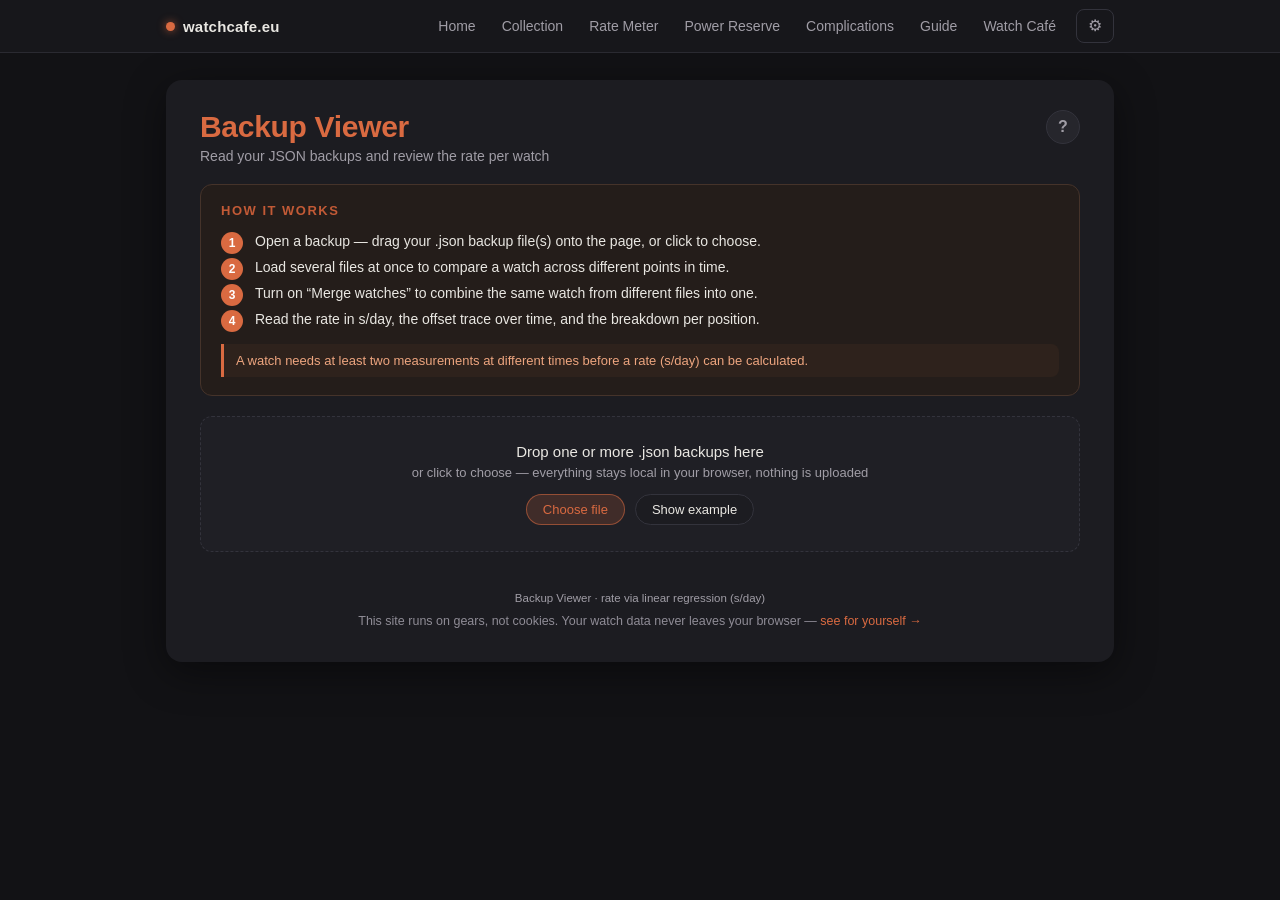
<file: watchrate/viewer.html>
<!DOCTYPE html>
<html lang="en">
<head>
<meta charset="UTF-8">
<meta name="viewport" content="width=device-width, initial-scale=1.0">
<title>Backup Viewer — watchcafe.eu</title>
  <link rel="stylesheet" href="/theme.css">
  <link rel="icon" href="/favicon.svg" type="image/svg+xml">
  <link rel="icon" href="/favicon-32.png" sizes="32x32" type="image/png">
  <link rel="apple-touch-icon" href="/apple-touch-icon.png">

<style>
  @font-face{
    font-family:'DSEG7';
    src:url([data-uri]) format('woff2');
    font-weight:700;font-style:normal;font-display:swap;
  }
  :root{
    --page:#121215; --card:#1c1c21; --accent:#d96a41; --accent-d:#c25a36;
    --banner:#b06a4a; --muted:#a09da6; --border:#33333c; --ink:#e9e7e2;
    --panel-top:#2c2c2c; --panel-bot:#0a0a0a; --panel-line:#1c1c1c;
    --led-amber:#ff9e3d; --led-amber-off:#3a230a;
    --sans:"Segoe UI",Roboto,Helvetica,Arial,sans-serif;
    --mono:ui-monospace,"SF Mono","Roboto Mono",Menlo,Consolas,monospace;
    /* positiekleuren op lichte achtergrond */
    --p-dialup:#f0a03a; --p-dialdown:#cf7f35; --p-crownup:#35c2b1; --p-crowndown:#5b93cf;
    --p-crownleft:#a98bd4; --p-crownright:#e0678a; --p-worn:#3be35b; --p-flat:#8a8a8a;
    --nav-bg:#17171b; --nav-border:#2a2a31; --nav-hover:#22222a; --accent-glow:rgba(217,106,65,.7);
  }
  *{box-sizing:border-box}
  html,body{margin:0;padding:0}
  body{background:var(--page);color:var(--ink);font-family:var(--sans);min-height:100vh;padding:28px 16px 64px;-webkit-font-smoothing:antialiased}
  .wrap{max-width:948px;margin:0 auto}
  .card{background:var(--card);border-radius:16px;padding:30px 34px 34px;box-shadow:0 10px 40px rgba(0,0,0,.45)}
  @media (max-width:560px){.card{padding:22px 18px 26px}}

  /* header */
  .head{display:flex;justify-content:space-between;align-items:flex-start;gap:16px}
  h1{color:var(--accent);font-size:clamp(20px,3.2vw,30px);font-weight:800;margin:0 0 4px;letter-spacing:-.01em}
  .sub{color:var(--muted);font-size:14px;margin:0}
  .head-tools{display:flex;align-items:center;gap:10px;flex:0 0 auto}
  .qbtn{width:34px;height:34px;border-radius:50%;border:1px solid var(--border);background:#26262c;color:var(--muted);
    font-size:16px;font-weight:700;cursor:pointer;display:flex;align-items:center;justify-content:center}
  .qbtn:hover{color:var(--accent);border-color:var(--accent)}
  .lang{display:inline-flex;border:1px solid var(--border);border-radius:9px;overflow:hidden;background:#26262c}
  .lang button{border:0;background:transparent;color:var(--muted);font:inherit;font-size:13px;font-weight:700;
    padding:7px 13px;cursor:pointer}
  .lang button.on{background:var(--accent);color:#fff}

  /* guide */
  .guide{margin-top:20px;border:1px solid #45332a;background:#241d1a;border-radius:12px;padding:18px 20px;position:relative}
  .guide h2{margin:0 0 10px;font-size:13px;letter-spacing:1.5px;text-transform:uppercase;color:var(--accent-d)}
  .guide ol{margin:0;padding-left:0;list-style:none;counter-reset:g}
  .guide li{counter-increment:g;position:relative;padding:5px 0 5px 34px;font-size:14px;color:var(--ink)}
  .guide li::before{content:counter(g);position:absolute;left:0;top:4px;width:22px;height:22px;border-radius:50%;
    background:var(--accent);color:#fff;font-size:12px;font-weight:700;display:flex;align-items:center;justify-content:center}
  .guide .note{margin:12px 0 0;font-size:13px;color:#eda57f;background:#2e221c;
    border-left:3px solid var(--accent);padding:9px 12px;border-radius:0 8px 8px 0}
  .guide .gx{position:absolute;top:12px;right:14px;cursor:pointer;color:var(--muted);font-size:18px;line-height:1;border:0;background:none}
  .guide .gx:hover{color:var(--accent)}

  /* dropzone */
  .drop{margin-top:20px;border:1.5px dashed var(--border);border-radius:12px;background:#1f1f25;padding:26px 22px;text-align:center;cursor:pointer;transition:border-color .15s,background .15s}
  .drop:hover,.drop.hot{border-color:var(--accent);background:rgba(217,106,65,.08)}
  .drop .big{font-size:15px;color:var(--ink)}
  .drop .small{font-size:13px;color:var(--muted);margin-top:5px}
  .drop .pills{margin-top:14px;display:flex;gap:10px;justify-content:center;flex-wrap:wrap}
  .pillbtn{text-decoration:none;border:1px solid var(--border);background:var(--card);border-radius:999px;padding:7px 16px;font-size:13px;color:var(--ink);cursor:pointer}
  .pillbtn:hover{border-color:var(--accent);color:var(--accent)}
  /* tinted instead of solid accent, so the main action stands out without glaring */
  .pillbtn.solid{background:color-mix(in srgb,var(--accent) 18%,transparent);border-color:color-mix(in srgb,var(--accent) 55%,transparent);color:var(--accent)}
  .pillbtn.solid:hover{background:color-mix(in srgb,var(--accent) 30%,transparent);border-color:var(--accent);color:var(--accent)}

  /* controls */
  .bar{display:flex;align-items:center;gap:18px;flex-wrap:wrap;margin-top:22px;padding:12px 16px;background:#1f1f25;border:1px solid var(--border);border-radius:12px}
  .grp{display:flex;align-items:center;gap:9px;font-size:13px;color:var(--muted)}
  select{font:inherit;font-size:13px;background:var(--card);color:var(--ink);border:1px solid var(--border);border-radius:8px;padding:6px 10px}
  .switch{display:inline-flex;align-items:center;gap:9px;cursor:pointer;user-select:none;color:var(--ink)}
  .switch input{display:none}
  .track{width:38px;height:22px;border-radius:999px;background:#34343c;border:1px solid var(--border);position:relative;transition:background .15s}
  .track::after{content:"";position:absolute;top:2px;left:2px;width:16px;height:16px;border-radius:50%;background:#8f8c96;transition:transform .15s,background .15s}
  .switch input:checked + .track{background:var(--banner);border-color:var(--accent)}
  .switch input:checked + .track::after{transform:translateX(16px);background:#fff}
  /* bar in two layers: the loaded files (what the page shows), then view controls and the report */
  .bar{flex-direction:column;align-items:stretch;gap:12px}
  .bfiles{display:flex;align-items:center;gap:10px;flex-wrap:wrap;font-size:13px;color:var(--muted)}
  .bctrls{display:flex;align-items:center;gap:18px;flex-wrap:wrap;border-top:1px dashed var(--border);padding-top:12px}
  .pillbtn.report{margin-left:auto;display:inline-flex;align-items:center;gap:7px}
  .pillbtn.report svg{width:15px;height:15px;flex:none}
  @media(max-width:560px){.pillbtn.report{margin-left:0}}
  .chips{display:flex;gap:8px;flex-wrap:wrap}
  .fchip{font-size:12px;color:var(--muted);background:var(--card);border:1px solid var(--border);border-radius:999px;padding:4px 10px;display:inline-flex;align-items:center;gap:8px}
  .fchip b{color:var(--ink);font-weight:600}
  .fchip .x{cursor:pointer;color:#777}
  .fchip .x:hover{color:var(--accent)}

  .summary{font-size:12.5px;color:var(--muted);margin:16px 2px 4px}

  /* watch cards (stacked) */
  .list{margin-top:14px;display:flex;flex-direction:column;gap:16px}
  .wcard{border:1px solid var(--border);border-radius:14px;padding:18px 20px 16px;background:#202026}
  .wcard.active{border-color:var(--accent);box-shadow:0 0 0 1px rgba(217,106,65,.3)}
  .tgsec{margin-top:14px;border-top:1px dashed var(--border);padding-top:10px}
  .tghead{font-size:11px;text-transform:uppercase;letter-spacing:1.2px;color:var(--muted);margin-bottom:6px}
  .pos.tg th,.pos.tg td{padding-right:18px}
  .pos.tg th:last-child,.pos.tg td:last-child{padding-right:0}
  .pos.tg td:first-child{white-space:nowrap;color:var(--muted)}
  .pos.tg .tgreads{font-size:12.5px;line-height:1.9}
  .pos.tg .tgreads i{display:inline-block;width:8px;height:8px;box-sizing:border-box;border:1.5px solid;transform:rotate(45deg);margin:0 6px 0 2px;vertical-align:0}
  .tgnote{color:var(--muted);font-style:italic}
  .tgdelta b{color:var(--accent)}
  .wtop{display:flex;justify-content:space-between;align-items:flex-start;gap:12px}
  .wname{font-size:17px;font-weight:700;color:var(--ink)}
  .wmeta{font-size:12px;color:var(--muted);margin-top:3px}
  .sessionrow{display:flex;align-items:center;gap:10px;margin:2px 0 10px}
  .sessionrow label{font-size:11px;text-transform:uppercase;letter-spacing:1px;color:var(--muted)}
  .sessionrow select{flex:1;min-width:0;font:inherit;padding:7px 9px;border:1px solid var(--border);border-radius:8px;background:#26262c;color:var(--ink)}
  .actchip{font-size:10.5px;letter-spacing:.06em;text-transform:uppercase;border-radius:999px;padding:2px 9px;border:1px solid;background:color-mix(in srgb,var(--accent) 18%,transparent);border-color:color-mix(in srgb,var(--accent) 55%,transparent);color:var(--accent);white-space:nowrap}

  .ledrow{display:flex;flex-wrap:wrap;gap:12px;align-items:stretch;margin:14px 0 4px}
  .ledwrap{background:linear-gradient(180deg,var(--panel-top),var(--panel-bot));border:1px solid var(--panel-line);border-radius:12px;padding:11px 18px;flex:1 1 200px;min-width:190px}
  .led-label{font-size:10.5px;letter-spacing:2px;color:#8a8a8a;text-transform:uppercase;margin-bottom:7px}
  .led{display:flex;align-items:center;gap:.45ch}
  .led-sign{font-family:var(--mono);font-weight:800;font-size:24px;color:var(--led-amber);text-shadow:0 0 7px rgba(255,158,61,.55)}
  .led-seg{position:relative;display:inline-block}
  .led-ghost,.led-lit{font-family:'DSEG7',var(--mono);font-size:28px;font-weight:700;letter-spacing:2px;line-height:1}
  .led-ghost{color:var(--led-amber-off)}
  .led-lit{position:absolute;left:0;top:0;color:var(--led-amber);text-shadow:0 0 8px rgba(255,158,61,.6)}
  .led-unit{font-family:var(--mono);font-size:13px;color:#caa37a;margin-left:.4ch;align-self:flex-end;padding-bottom:4px}
  .led-none{font-family:var(--mono);font-size:14px;color:#7a6f63;padding:6px 0}

  .charts{display:grid;gap:0 24px}
  .charts>div{min-width:0}
  @media (min-width:860px){.charts:not(.one){grid-template-columns:1fr 1fr}}
  .chart{width:100%;display:block;margin:8px 0 2px}
  .ctitle .cunit{text-transform:none;letter-spacing:0;margin-left:4px;opacity:.8}
  .ctitle{font-size:10.5px;letter-spacing:1px;text-transform:uppercase;color:var(--muted);margin:12px 0 -2px;display:flex;align-items:center}
  .lineseg{margin-left:auto;display:inline-flex;border:1px solid var(--border);border-radius:999px;overflow:hidden;letter-spacing:0;text-transform:none}
  .lineseg button{background:transparent;border:none;border-radius:0;color:var(--muted);font:inherit;font-size:11px;padding:2px 9px;line-height:1.5;cursor:pointer}
  .lineseg button:hover{color:var(--ink)}
  .lineseg button.on{background:color-mix(in srgb,var(--accent) 18%,transparent);color:var(--accent)}
  .legend{display:flex;gap:12px;flex-wrap:wrap;margin:6px 0 2px;font-size:11px;color:var(--muted)}
  .legend span{display:inline-flex;align-items:center;gap:6px}
  .legend i{width:9px;height:9px;border-radius:50%;display:inline-block}

  table.pos{width:100%;border-collapse:collapse;margin-top:12px;font-size:12.5px}
  table.pos th{text-align:left;color:var(--muted);font-weight:600;font-size:10.5px;letter-spacing:.05em;text-transform:uppercase;padding:0 0 6px;border-bottom:1px solid var(--border)}
  table.pos th.num,table.pos td.num{text-align:right;font-family:var(--mono);font-variant-numeric:tabular-nums}
  table.pos td{padding:6px 0;border-bottom:1px solid var(--border);color:var(--ink)}
  table.pos td.dot{width:16px}
  table.pos td.dot i{width:8px;height:8px;border-radius:50%;display:inline-block}
  table.pos tr:last-child td{border-bottom:none}
  .posbar{display:flex;align-items:center;gap:8px;margin-top:14px;border:1px dashed var(--border);border-radius:8px;padding-right:9px}
  .postog{flex:1;display:flex;align-items:center;gap:8px;min-width:0;background:transparent;border:none;color:var(--muted);font:inherit;font-size:13px;text-align:left;padding:8px 12px;cursor:pointer}
  .postog:hover{color:var(--ink)}
  .postog .chev{display:inline-block;transition:transform .15s}
  .postog.open .chev{transform:rotate(90deg)}
  .postog .vd{margin-left:auto;font-size:12.5px}
  .qbtn2{width:20px;height:20px;border-radius:50%;border:1px solid var(--border);background:transparent;color:var(--muted);font-size:11px;padding:0;cursor:pointer}
  .posnote{font-size:12.5px;color:var(--muted);background:#16161b;border-radius:8px;padding:8px 10px;margin:8px 0 0}
  table.postab th{vertical-align:bottom}
  table.std td{vertical-align:middle}
  table.std tr[data-std]{cursor:pointer}
  table.std tr[data-std]:hover td{background:#18181d}
  table.std tr.sel td{background:#0e0e12}
  table.std .nm small{display:block;color:var(--muted);font-size:11px}
  table.std td.rng{font-family:var(--mono);white-space:nowrap;color:var(--muted);padding-left:8px}
  table.std td.sbar{width:42%;padding-left:8px}
  table.std td.sbar svg{display:block;width:100%;height:22px}
  table.std td.v{width:28px;text-align:center;font-weight:700;color:var(--muted)}
  table.std td.v.ok,.vd .ok{color:#3be35b}
  @media (max-width:600px){table.std td.rng,table.std th:nth-child(2){display:none}}
  table.postab th small{display:block;font-weight:400;text-transform:none;letter-spacing:0;font-size:10.5px}
  table.postab th.num{padding-left:8px}
  table.postab td.num{padding-left:8px;white-space:nowrap}
  table.postab .dim{color:var(--muted)}
  table.postab .cnt{font-size:10.5px;color:var(--muted);margin-left:3px}
  table.postab tr.foot td{color:var(--muted)}
  @media (max-width:600px){table.postab .hn{display:none}}
  .delta{margin-top:11px;font-size:12.5px;color:var(--muted);display:flex;justify-content:space-between;border-top:1px solid var(--border);padding-top:10px}
  .delta b{color:var(--accent);font-weight:700;font-family:var(--mono)}

  .empty{color:var(--muted);font-size:13px;text-align:center;padding:30px 0}
  footer{margin-top:26px;text-align:center;color:var(--muted);font-size:11.5px}
  .gears{margin-top:10px;text-align:center;font-size:12.5px;color:#8f8c96}
  .gears a{color:var(--accent);text-decoration:none}
  .gears a:hover{text-decoration:underline}
  .hide{display:none !important}
</style>
  <script src="/nav.js" defer></script>
</head>
<body>
<div class="wrap">
  <div class="card">
    <div class="head">
      <div>
        <h1 id="t-title">Backup Viewer</h1>
        <p class="sub" id="t-sub"></p>
      </div>
      <div class="head-tools">
        <button class="qbtn" id="qbtn" title="">?</button>
      </div>
    </div>

    <div class="guide" id="guide">
      <button class="gx hide" id="gx" title="">✕</button>
      <h2 id="g-title"></h2>
      <ol id="g-steps"></ol>
      <p class="note" id="g-note"></p>
    </div>

    <div class="drop" id="drop">
      <div class="big" id="d-big"></div>
      <div class="small" id="d-small"></div>
      <div class="pills">
        <span class="pillbtn solid" id="pickBtn"></span>
        <span class="pillbtn" id="sampleBtn"></span>
      </div>
      <input id="file" type="file" accept=".json,application/json" multiple class="hide">
    </div>

    <div class="bar hide" id="bar">
      <div class="bfiles"><span id="t-loaded"></span><div class="chips" id="chips"></div></div>
      <div class="bctrls">
        <label class="switch grp" id="mergeLbl">
          <input type="checkbox" id="merge"><span class="track"></span><span id="t-merge"></span>
        </label>
        <div class="grp"><span id="t-sort"></span>
          <select id="sort">
            <option value="name"></option><option value="rate"></option>
            <option value="count"></option><option value="recent"></option>
          </select>
        </div>
        <a class="pillbtn solid report" id="reportBtn" href="report.html?src=viewer"><svg viewBox="0 0 24 24" fill="none" stroke="currentColor" stroke-width="1.8" stroke-linecap="round" stroke-linejoin="round" aria-hidden="true"><path d="M14 3H7a2 2 0 0 0-2 2v14a2 2 0 0 0 2 2h10a2 2 0 0 0 2-2V8z"/><path d="M14 3v5h5"/><path d="M9 17v-3M12 17v-6M15 17v-4"/></svg><span id="t-report"></span></a>
      </div>
    </div>

    <div class="summary hide" id="summary"></div>
    <div class="list" id="list"></div>

    <footer id="t-foot"></footer>
    <div class="gears">This site runs on gears, not cookies. Your watch data never leaves your browser — <a href="/privacy/">see for yourself →</a></div>
  </div>
</div>

<script src="/watchdata.js?v=16"></script>
<script src="/standards.js?v=1"></script>
<script src="sample.js?v=7"></script>
<script>
"use strict";
const MS_PER_DAY=86400000, SPEC_BAND=5, TG_GRACE=MS_PER_DAY;

/* ---------- i18n ---------- */
const T={
  en:{
    sub:"Read your JSON backups and review the rate per watch",
    qtitle:"How it works", gxtitle:"Close",
    dBig:"Drop one or more .json backups here",
    dSmall:"or click to choose — everything stays local in your browser, nothing is uploaded",
    pick:"Choose file", sample:"Show example",
    report:"Report of these backups", loaded:"Loaded:", merge:"Merge watches", mergeTip:"Combine watches with the same id/name across different files",
    sort:"Sort", sName:"by name", sRate:"largest deviation first", sCount:"most measurements", sRecent:"most recent",
    rate:"Rate", sday:"s/day", resetTag:"reset", noRate:"too few measurements for a rate",
    posHead:"Position", n:"n", spread:"Spread between positions",
    active:"active", unnamed:"Unnamed watch", noValid:"no valid measurements", remove:"Remove",
    files:f=>f+(f===1?" file":" files"),
    watches:w=>w+(w===1?" watch":" watches"),
    meas:m=>m+(m===1?" measurement":" measurements"),
    empty:"No watches found in the loaded backup(s).",
    foot:"Backup Viewer · rate via linear regression (s/day)",
    gTitle:"How it works",
    gSteps:[
      "Open a backup — drag your .json backup file(s) onto the page, or click to choose.",
      "Load several files at once to compare a watch across different points in time.",
      "Turn on \u201CMerge watches\u201D to combine the same watch from different files into one.",
      "Read the rate in s/day, the offset trace over time, and the breakdown per position."
    ],
    gNote:"A watch needs at least two measurements at different times before a rate (s/day) can be calculated."
  },
  nl:{
    sub:"Lees je JSON-backups en bekijk de gang per horloge",
    qtitle:"Zo werkt het", gxtitle:"Sluiten",
    dBig:"Sleep een of meer .json-backups hierheen",
    dSmall:"of klik om te kiezen — alles blijft lokaal in je browser, er wordt niets verstuurd",
    pick:"Bestand kiezen", sample:"Toon voorbeeld",
    report:"Rapport van deze back-ups", loaded:"Geladen:", merge:"Horloges samenvoegen", mergeTip:"Voeg horloges met hetzelfde id/naam uit verschillende bestanden samen",
    sort:"Sorteer", sName:"op naam", sRate:"grootste afwijking eerst", sCount:"meeste metingen", sRecent:"recentst gemeten",
    rate:"Gang", sday:"s/dag", resetTag:"doorstart", noRate:"te weinig metingen voor een gang",
    posHead:"Positie", n:"n", spread:"Spreiding tussen posities",
    active:"actief", unnamed:"Naamloos horloge", noValid:"geen geldige metingen", remove:"Verwijderen",
    files:f=>f+(f===1?" bestand":" bestanden"),
    watches:w=>w+(w===1?" horloge":" horloges"),
    meas:m=>m+(m===1?" meting":" metingen"),
    empty:"Geen horloges gevonden in de geladen backup(s).",
    foot:"Backup Viewer · gang via lineaire regressie (s/dag)",
    gTitle:"Zo werkt het",
    gSteps:[
      "Open een backup — sleep je .json-backup(s) op de pagina, of klik om te kiezen.",
      "Laad meerdere bestanden tegelijk om een horloge over verschillende momenten te vergelijken.",
      "Zet \u201CHorloges samenvoegen\u201D aan om hetzelfde horloge uit verschillende bestanden samen te voegen.",
      "Lees de gang in s/dag, de offset-trace over tijd, en de uitsplitsing per positie."
    ],
    gNote:"Een horloge heeft minstens twee metingen op verschillende momenten nodig voordat een gang (s/dag) berekend kan worden."
  }
};
const POS={
  dial_up:{en:"Dial up",nl:"Wijzerplaat boven",color:"var(--p-dialup)"},
  dial_down:{en:"Dial down",nl:"Wijzerplaat onder",color:"var(--p-dialdown)"},
  crown_up:{en:"Crown up",nl:"Kroon boven",color:"var(--p-crownup)"},
  crown_down:{en:"Crown down",nl:"Kroon onder",color:"var(--p-crowndown)"},
  crown_left:{en:"Crown left",nl:"Kroon links",color:"var(--p-crownleft)"},
  crown_right:{en:"Crown right",nl:"Kroon rechts",color:"var(--p-crownright)"},
  worn:{en:"Worn",nl:"Gedragen",color:"var(--p-worn)"},
  flat:{en:"Flat",nl:"Plat / liggend",color:"var(--p-flat)"}
};
const FALLBACK=["#f0a03a","#35c2b1","#5b93cf","#a98bd4","#e0678a","#63c063","#cf7f35","#8a8a8a"];
function posInfo(code,idx){
  if(code==="unknown"||!code) return {label:t().posNone,abbr:"\u2014",color:"var(--p-flat)"};
  if(POS[code]) return {label:POS[code][lang],abbr:abbrOf(code),color:POS[code].color};
  const pretty=String(code||"?").replace(/_/g," ").replace(/\b\w/g,c=>c.toUpperCase());
  return {label:pretty,abbr:(code||"?").slice(0,2).toUpperCase(),color:FALLBACK[idx%FALLBACK.length]};
}
function abbrOf(code){return ({dial_up:"DU",dial_down:"DD",crown_up:"CU",crown_down:"CD",crown_left:"CL",crown_right:"CR",worn:"WR",flat:"FL"})[code]||(code||"?").slice(0,2).toUpperCase();}

/* ---------- state ---------- */
var LKEY="siouxWatchRateMeterLang";
let FILES=[], merge=false, sortBy="name", sessionSel={},
    lang=(function(){try{return localStorage.getItem(LKEY)||"en";}catch(e){return "en";}})(),
    guideOpen=false;

/* ---------- math ---------- */
// rate fit as on the Rate Meter: a reset ("Reset, same session") lets the offset jump, the rate stays one slope (WatchData.rateOf)
function fitOf(pts){const f=pts.length>1?WatchData.rateOf(pts):null;return f&&{...f,ratePerDay:f.rate};}
function normMeas(m){return {id:m.id,t:Number(m.t),offset:Number(m.offset),position:m.position||"unknown",note:m.note||"",newStart:!!m.newStart,restart:!!m.restart,fine:!!m.fine,edited:+m.edited||0};}
function normTG(sess){
  const readings=(sess.readings||[]).map(r=>({position:r.position||"unknown",rate:Number(r.rate),
    amplitude:(r.amplitude!=null&&isFinite(r.amplitude))?Number(r.amplitude):null,
    beatError:(r.beatError!=null&&isFinite(r.beatError))?Number(r.beatError):null}))
    .filter(r=>Number.isFinite(r.rate));
  return {id:sess.id,t:Number(sess.t),note:sess.note||"",readings};
}

function collectWatches(){
  const out=[];
  if(merge){
    const byKey=new Map();
    for(const f of FILES) for(const w of f.watches){
      const key=(w.id!=null?"id:"+w.id:"name:"+(w.name||"")).toLowerCase();
      if(!byKey.has(key)) byKey.set(key,{id:w.id,name:w.name,sources:new Set(),measById:new Map(),tgById:new Map(),active:false,info:null,edited:-1});
      const agg=byKey.get(key); agg.sources.add(f.name);
      // details (own accuracy spec): the latest edit wins, as when merging on a device
      if(w.info&&(+w.edited||0)>agg.edited){agg.info=w.info;agg.edited=+w.edited||0;}
      if(f.activeWatch!=null && String(f.activeWatch)===String(w.id)) agg.active=true;
      (w.measurements||[]).forEach((m,i)=>{
        const nm=normMeas(m);
        const mk=nm.id!=null?"id:"+nm.id:("t:"+nm.t+"|o:"+nm.offset+"|i:"+i+"|"+f.name);
        // a label swapped afterwards (new start <-> reset): the latest edit wins
        if(!agg.measById.has(mk)||nm.edited>agg.measById.get(mk).edited) agg.measById.set(mk,nm);
      });
      (w.timegrapher||[]).forEach((sess,i)=>{
        const ns=normTG(sess);
        const tk=ns.id!=null?"id:"+ns.id:("t:"+ns.t+"|i:"+i+"|"+f.name);
        if(!agg.tgById.has(tk)) agg.tgById.set(tk,ns);
      });
    }
    for(const a of byKey.values()) out.push({id:a.id,name:a.name,info:a.info,sources:[...a.sources],active:a.active,measurements:[...a.measById.values()],timegrapher:[...a.tgById.values()]});
  } else {
    for(const f of FILES) for(const w of f.watches) out.push({
      id:w.id,name:w.name,info:w.info||null,sources:[f.name],
      active:f.activeWatch!=null && String(f.activeWatch)===String(w.id),
      measurements:(w.measurements||[]).map(normMeas),
      timegrapher:(w.timegrapher||[]).map(normTG)
    });
  }
  for(const w of out){
    w.measurements.sort((a,b)=>a.t-b.t);
    const valid=w.measurements.filter(m=>Number.isFinite(m.t)&&Number.isFinite(m.offset));
    w.valid=valid;
    // sessies: splitsen op newStart-vlag
    const sessions=[]; let cur=[];
    valid.forEach(m=>{if(m.newStart&&cur.length){sessions.push(cur);cur=[];}cur.push(m);});
    if(cur.length)sessions.push(cur);
    w.sessions=sessions;
    // gekozen sessie: "all" of index; default = laatste
    let selKey=sessionSel[w.id];
    if(selKey==null)selKey=(sessions.length-1);
    if(selKey!=="all"&&selKey>=sessions.length)selKey=sessions.length-1;
    w.selKey=selKey;
    const shown=isAllSel(selKey)?valid:(sessions[selKey]||valid);
    w.shown=shown;
    // fit/positie-metrics op de getoonde selectie (bij "all": laatste sessie, zuiverst)
    const metricPts=isAllSel(selKey)?(sessions[sessions.length-1]||valid):shown;
    w.fit=fitOf(metricPts);
    w.hasReset=sessions.length>1;
    w.tMin=shown.length?shown[0].t:null; w.tMax=shown.length?shown[shown.length-1].t:null;
    const groups=new Map();
    metricPts.forEach(m=>{if(!groups.has(m.position))groups.set(m.position,[]);groups.get(m.position).push(m);});
    let pi=0; const positions=[];
    for(const [code,arr] of groups){
      // per position, still split at resets, so a jump in the offset never counts as drift
      const info=posInfo(code,pi++); const f=WatchData.fitPieces(WatchData.pieces(metricPts).map(pc=>pc.filter(m=>m.position===code)));
      positions.push({code,info,n:arr.length,ratePerDay:f?f.rate:null});
    }
    positions.sort((a,b)=>(b.ratePerDay??-1e9)-(a.ratePerDay??-1e9));
    w.positions=positions;
    const rated=positions.filter(p=>p.ratePerDay!=null).map(p=>p.ratePerDay);
    w.delta=rated.length>=2?Math.max(...rated)-Math.min(...rated):null;
    w.timegrapher=(w.timegrapher||[]).filter(sess=>Number.isFinite(sess.t)&&sess.readings.length).sort((a,b)=>a.t-b.t);
    w.timegrapher.forEach(sess=>{sess.avg=sess.readings.reduce((a,r)=>a+r.rate,0)/sess.readings.length;});
    // "Positions" panel: the same rate session as the rate, with its timegrapher sessions (within a day)
    const unk=c=>c==="unknown"?"":c;
    // each timegrapher session belongs to one rate session only (WatchData.tgBySession)
    const own=WatchData.tgBySession(sessions,w.timegrapher,TG_GRACE);
    const ownOf=s=>{const i=sessions.indexOf(s);return i<0?w.timegrapher.filter(g=>g.t>=s[0].t-TG_GRACE&&g.t<=s[s.length-1].t+TG_GRACE):own[i];};
    w.posTG=metricPts.length?ownOf(metricPts):[];
    w.posSum=metricPts.length?WatchData.positionSummary(metricPts.map(m=>({...m,position:unk(m.position)})),
      w.posTG.map(g=>({t:g.t,readings:g.readings.map(r=>({position:unk(r.position),rate:r.rate,amplitude:r.amplitude,beatError:r.beatError}))}))):null;
    // a timegrapher session up to a day before or after a session's measurements belongs to it,
    // so the time axis stretches to it (same rule as the Rate Meter)
    const span=s=>{let a=s[0].t,b=s[s.length-1].t;
      ownOf(s).forEach(g=>{a=Math.min(a,g.t);b=Math.max(b,g.t);});return [a,b];};
    w.spans=sessions.map(span);
    const sp=isAllSel(selKey)?w.spans:(shown.length?[span(shown)]:[]);
    w.axMin=sp.length?Math.min(...sp.map(b=>b[0])):null; w.axMax=sp.length?Math.max(...sp.map(b=>b[1])):null;
  }
  return out;
}

/* ---------- format ---------- */
function fmtMag(r){return Math.abs(r).toFixed(1);}
function signOf(r){return r>=0?"+":"\u2212";}
function fmtDate(t){return new Date(t).toLocaleDateString(lang==="nl"?"nl-NL":"en-GB",{day:"2-digit",month:"short",year:"2-digit"});}
function fmtDateTime(t){return new Date(t).toLocaleString(lang==="nl"?"nl-NL":"en-GB",{day:"2-digit",month:"short",hour:"2-digit",minute:"2-digit"});}
function esc(s){return String(s).replace(/[&<>"]/g,c=>({"&":"&amp;","<":"&lt;",">":"&gt;",'"':"&quot;"}[c]));}

/* ---------- chart ---------- */
// CW/CH are set per chart to its real pixel size (drawCharts), so labels stay 12px on every screen.
let CW=560,CH=230;
const padL=44,padR=14,padT=12,padB=26,MONO="ui-monospace,monospace";
const MIN_RATE_GAP=6*3600000; // same rule as the Rate Meter: rate points need >= 6h between measurements
function isAllSel(k){return k==="all"||k==="allc";}

// Shared time axis. In "allc" mode each session gets its own block and the dead time between sessions is cut out.
function timeAxis(w){
  const comp=w.selKey==="allc"&&w.sessions.length>1;
  let blocks=comp?w.spans:[[w.axMin,w.axMax]];
  if(!comp&&w.axMin===w.axMax) blocks=[[w.axMin-MS_PER_DAY/2,w.axMax+MS_PER_DAY/2]];
  const GAP=comp?16:0, plot=CW-padL-padR-GAP*(blocks.length-1);
  const total=blocks.reduce((s,b)=>s+(b[1]-b[0]),0)||1;
  const wts=blocks.map(b=>Math.max(b[1]-b[0],total*0.04)), sw=wts.reduce((a,b)=>a+b,0);
  let x=padL;
  const lay=blocks.map((b,i)=>{const px=plot*wts[i]/sw,o={t0:b[0],t1:b[1],x0:x,x1:x+px};x+=px+GAP;return o;});
  const lin=(t,b)=>b.t1===b.t0?(b.x0+b.x1)/2:b.x0+(t-b.t0)/(b.t1-b.t0)*(b.x1-b.x0);
  const X=t=>{
    for(let i=0;i<lay.length;i++){const b=lay[i];
      if(t<=b.t1||i===lay.length-1){
        if(t>=b.t0||i===0) return lin(t,b);
        const p=lay[i-1]; return b.t0===p.t1?b.x0:p.x1+(t-p.t1)/(b.t0-p.t1)*(b.x0-p.x1); // inside a cut gap
      }}
  };
  return {X,lay,comp};
}
function axisSVG(ax){
  let g="",lbl=(x,t,anchor)=>`<text x="${x.toFixed(1)}" y="${CH-8}" fill="#8f8c96" font-size="12" text-anchor="${anchor}" font-family="${MONO}">${fmtDate(t)}</text>`;
  if(!ax.comp){
    const b=ax.lay[0];
    const n=Math.max(1,Math.min(4,Math.floor((CW-padL-padR)/120))); // as many dates as fit the width
    for(let i=0;i<=n;i++){const t=b.t0+(b.t1-b.t0)*i/n;g+=lbl(ax.X(t),t,i===0?'start':i===n?'end':'middle');}
    return g;
  }
  // block start dates (skip when they would overlap) + end date of the last block
  // LW = approx. label width ("03 Sept 26" at 12px mono); a start label must also clear the right-anchored end label
  const LW=78,last=ax.lay[ax.lay.length-1]; let prev=-1e9;
  ax.lay.forEach(b=>{if(b.x0-prev>=LW&&last.x1-b.x0>=2*LW){g+=lbl(b.x0,b.t0,'start');prev=b.x0;}});
  g+=lbl(last.x1,last.t1,'end');
  for(let i=1;i<ax.lay.length;i++){const xm=((ax.lay[i-1].x1+ax.lay[i].x0)/2).toFixed(1);
    g+=`<line x1="${xm}" y1="${padT}" x2="${xm}" y2="${CH-padB}" stroke="#55535c" stroke-width="1" stroke-dasharray="3 3"/>`;}
  return g;
}
function yGrid(Y,vMin,vMax,signed){
  // gridlines on round steps (1/2/5 x 10^k): three to five of them
  const raw=(vMax-vMin)/(CH<200?4:5), mag=Math.pow(10,Math.floor(Math.log10(raw))), step=[1,2,5,10].map(k=>k*mag).find(k=>k>=raw);
  const dec=step<1?Math.min(2,-Math.floor(Math.log10(step))):0;
  let g="";
  for(let i=Math.ceil(vMin/step);i*step<=vMax+1e-9;i++){const v=i*step,y=Y(v),s=Math.abs(v)<step/2?"0":v.toFixed(dec);
    g+=`<line x1="${padL}" y1="${y.toFixed(1)}" x2="${CW-padR}" y2="${y.toFixed(1)}" stroke="#2e2e36" stroke-width="1"/>`;
    g+=`<text x="${padL-7}" y="${(y+3).toFixed(1)}" fill="#8f8c96" font-size="12" text-anchor="end" font-family="${MONO}">${signed&&v>step/2?"+"+s:s}</text>`;}
  return g;
}
function shownSessions(w){return isAllSel(w.selKey)?w.sessions:[w.shown];}

function chartSVG(w){
  const pts=w.shown||w.valid; if(!pts.length) return "";
  const ax=timeAxis(w),X=ax.X;
  let oMin=Math.min(...pts.map(p=>p.offset)),oMax=Math.max(...pts.map(p=>p.offset));
  if(oMax-oMin<0.5){const c=(oMin+oMax)/2;oMin=c-1;oMax=c+1;} const op=(oMax-oMin)*0.12; oMin-=op; oMax+=op;
  const Y=o=>CH-padB-(o-oMin)/(oMax-oMin)*(CH-padT-padB);
  const uniq=[...new Set(pts.map(q=>q.position))];
  let g=yGrid(Y,oMin,oMax,false)+axisSVG(ax);
  // one fitted line per piece between resets, all with the session's slope
  const fitLines=f=>f?f.lines.map(l=>`<line x1="${X(l.t0).toFixed(1)}" y1="${Y(l.o0).toFixed(1)}" x2="${X(l.t1).toFixed(1)}" y2="${Y(l.o1).toFixed(1)}" stroke="var(--accent)" stroke-width="2" opacity=".9"/>`).join(""):"";
  // grey path per piece (faint next to the trend line), as chosen under "Trend · Path · Both"
  if(offLines!=="trend")shownSessions(w).flatMap(s=>WatchData.pieces(s)).forEach(pc=>{if(pc.length>1)
    g+=`<path d="${pc.map((p,i)=>(i?"L":"M")+X(p.t).toFixed(1)+" "+Y(p.offset).toFixed(1)).join(" ")}" fill="none" stroke="#777" stroke-width="1.5"${offLines==="both"?' stroke-opacity=".35"':""}/>`;});
  if(offLines==="path"){/* no trend line */}
  else if(ax.comp){
    // one regression per session, each within its own block
    w.sessions.forEach(s=>{g+=fitLines(fitOf(s));});
  } else g+=fitLines(w.fit);
  pts.forEach(p=>{const info=posInfo(p.position,uniq.indexOf(p.position));
    const mark=p.newStart||p.restart;
    const title=`${fmtDateTime(p.t)} · ${p.offset.toFixed(1)}s · ${info.label}${p.restart?` · ${t().resetTag}`:""}${p.note?` · ${p.note}`:""}`;
    g+=`<circle cx="${X(p.t).toFixed(1)}" cy="${Y(p.offset).toFixed(1)}" r="${mark?4:3.4}" fill="${info.color}" stroke="${mark?'var(--accent)':'#202026'}" stroke-width="${mark?1.6:1}"><title>${esc(title)}</title></circle>`;});
  return g;
}

// Rate over time: one point per interval of >= 6h, placed at the interval's end (as on the Rate Meter page).
// Never across a reset, where the offset jumps.
// Each point has the colour of the position its whole interval was in, grey when it changed.
function rateSegments(w){
  return shownSessions(w).flatMap(s=>WatchData.ratePoints(s.map(m=>({...m,position:m.position==="unknown"?"":m.position}))));
}
function rateChartSVG(w){
  const segs=rateSegments(w);
  const tg=(w.timegrapher||[]).filter(s=>s.t>=w.axMin&&s.t<=w.axMax);
  const vals=[...segs.flat().map(p=>p.v),...tg.flatMap(s=>s.readings.map(r=>r.rate))];
  if(vals.length<2) return "";
  const ax=timeAxis(w),X=ax.X;
  let vMin=Math.min(...vals),vMax=Math.max(...vals);
  // a standard's band (How it compares open) widens the range, but a very wide one stops 8 s/day past the data
  const band=stdBand(w);
  if(band){const dmn=vMin,dmx=vMax;vMin=Math.min(vMin,Math.max(band.lo,dmn-8),band.rate);vMax=Math.max(vMax,Math.min(band.hi,dmx+8),band.rate);}
  if(vMax-vMin<0.5){const c=(vMin+vMax)/2;vMin=c-1;vMax=c+1;} const vp=(vMax-vMin)*0.12; vMin-=vp; vMax+=vp;
  const Y=v=>CH-padB-(v-vMin)/(vMax-vMin)*(CH-padT-padB);
  let g="";
  if(band){const y1=Y(Math.min(band.hi,vMax)),y0=Y(Math.max(band.lo,vMin)),x0=padL,x1=CW-padR;
    g+=`<rect x="${x0}" y="${y1.toFixed(1)}" width="${x1-x0}" height="${(y0-y1).toFixed(1)}" fill="#3be35b" opacity=".07"/>`;
    if(band.hi<=vMax)g+=`<line x1="${x0}" x2="${x1}" y1="${y1.toFixed(1)}" y2="${y1.toFixed(1)}" stroke="#3be35b" stroke-opacity=".45" stroke-dasharray="2 4"/>`;
    if(band.lo>=vMin)g+=`<line x1="${x0}" x2="${x1}" y1="${y0.toFixed(1)}" y2="${y0.toFixed(1)}" stroke="#3be35b" stroke-opacity=".45" stroke-dasharray="2 4"/>`;
    g+=`<text x="${x1-6}" y="${(y1+14).toFixed(1)}" text-anchor="end" font-size="11" fill="#3be35b" fill-opacity=".75">${esc(band.label)}</text>`;}
  g+=yGrid(Y,vMin,vMax,true)+axisSVG(ax);
  if(band)g+=`<line x1="${padL}" x2="${CW-padR}" y1="${Y(band.rate).toFixed(1)}" y2="${Y(band.rate).toFixed(1)}" stroke="var(--accent)" stroke-opacity=".6" stroke-dasharray="6 4"/>`;
  if(vMin<0&&vMax>0){const zy=Y(0).toFixed(1);g+=`<line x1="${padL}" y1="${zy}" x2="${CW-padR}" y2="${zy}" stroke="#66646c" stroke-dasharray="4 4"/>`;}
  segs.forEach(s=>{
    if(s.length>1) g+=`<path d="${s.map((p,i)=>(i?"L":"M")+X(p.t).toFixed(1)+" "+Y(p.v).toFixed(1)).join(" ")}" fill="none" stroke="#777" stroke-width="1.5"/>`;
    s.forEach(p=>{const where=p.pos===null?`${t().posMixed}: ${p.path.map(c=>c?abbrOf(c):"\u2014").filter((x,i,a)=>i===0||a[i-1]!==x).join(" \u2192 ")}`:posInfo(p.pos||"unknown",0).label;
      const title=`${fmtDateTime(p.from)} → ${fmtDateTime(p.t)} · ${signOf(p.v)}${fmtMag(p.v)} ${t().sday} · ${where}`;
      g+=`<circle cx="${X(p.t).toFixed(1)}" cy="${Y(p.v).toFixed(1)}" r="3.8" fill="${p.pos===null?"var(--p-flat)":posInfo(p.pos||"unknown",0).color}" stroke="#202026" stroke-width="1"><title>${esc(title)}</title></circle>`;});
  });
  tg.forEach(sess=>{const cx=X(sess.t);
    g+=`<line x1="${cx.toFixed(1)}" y1="${padT}" x2="${cx.toFixed(1)}" y2="${CH-padB}" stroke="var(--accent)" stroke-width="1" opacity=".3"/>`;
    if(sess.readings.length>1){const ya=Y(sess.avg).toFixed(1);
      g+=`<line x1="${(cx-22).toFixed(1)}" y1="${ya}" x2="${(cx+22).toFixed(1)}" y2="${ya}" stroke="var(--accent)" stroke-width="1.5" stroke-dasharray="5 3"/>`;}
    sess.readings.forEach((r,i)=>{const info=posInfo(r.position,i),cy=Y(r.rate);
      g+=`<rect x="${(cx-4.5).toFixed(1)}" y="${(cy-4.5).toFixed(1)}" width="9" height="9" transform="rotate(45 ${cx.toFixed(1)} ${cy.toFixed(1)})" fill="#202026" stroke="${info.color}" stroke-width="2"><title>${esc(`TG ${fmtDate(sess.t)} · ${info.abbr} ${signOf(r.rate)}${Math.abs(r.rate)} ${t().sday}`)}</title></rect>`;});
  });
  return g;
}

/* ---------- render ---------- */
function ledHTML(r){
  if(r==null) return `<div class="ledwrap"><div class="led-label">${t().rate}</div><div class="led-none">${t().noRate}</div></div>`;
  const moon=(r>0&&Math.abs(r-1.969)<0.02);
  const mag=moon?"1.969":fmtMag(r), ghost=mag.replace(/\d/g,"8");
  return `<div class="ledwrap"><div class="led-label">${t().rate}</div>
    <div class="led"><span class="led-sign">${signOf(r)}</span>
      <span class="led-seg"><span class="led-ghost">${ghost}</span><span class="led-lit">${mag}</span></span>
      <span class="led-unit">${t().sday}</span></div></div>`;
}
function sessionPickerHTML(w){
  const segs=w.sessions||[];
  if(segs.length<2) return "";
  const loc=lang==="nl"?"nl-NL":"en-GB";
  const f=d=>new Date(d).toLocaleDateString(loc,{day:"numeric",month:"short"});
  let opts="";
  for(let i=segs.length-1;i>=0;i--){
    const seg=segs[i], lbl=(lang==="nl"?"Sessie ":"Session ")+(i+1)+" \u00b7 "+f(seg[0].t)+"\u2013"+f(seg[seg.length-1].t)+" ("+seg.length+")";
    opts+=`<option value="${i}"${String(w.selKey)===String(i)?" selected":""}>${lbl}</option>`;
  }
  opts+=`<option value="all"${w.selKey==="all"?" selected":""}>${t().allSessions}</option>`;
  opts+=`<option value="allc"${w.selKey==="allc"?" selected":""}>${t().allSessionsC}</option>`;
  return `<div class="sessionrow"><label>${t().sessionLbl}</label><select class="sessionsel" data-wid="${esc(String(w.id))}">${opts}</select></div>`;
}
function cardHTML(w,i){
  const r=w.fit?.ratePerDay ?? null;
  const range=w.tMin!=null?`${fmtDate(w.tMin)} – ${fmtDate(w.tMax)}`:t().noValid;
  const src=w.sources.length>1?` · ${t().files(w.sources.length)}`:"";
  const legend=w.positions.map(p=>`<span><i style="background:${p.info.color}"></i>${p.info.abbr}</span>`).join("")
    +(rateSegments(w).flat().some(p=>p.pos===null)?`<span><i style="background:var(--p-flat)"></i>${t().posMixed}</span>`:"");
  return `<div class="wcard ${w.active?'active':''}" data-i="${i}">
    <div class="wtop">
      <div><div class="wname">${esc(w.name||t().unnamed)}</div>
        <div class="wmeta">${esc(String(w.id??"—"))} · ${t().meas(w.valid.length)}${src}</div></div>
      ${w.active?`<span class="actchip">${t().active}</span>`:""}
    </div>
    <div class="ledrow">${ledHTML(r)}</div>
    ${sessionPickerHTML(w)}
    ${chartsHTML(w,i,legend)}
    ${posPanelHTML(w)}
    ${stdPanelHTML(w)}
    ${tgHTML(w)}
  </div>`;
}

// Chart boxes; the SVGs are filled by drawCharts() once their width is known.
function chartsHTML(w,i,legend){
  if(!(w.shown||w.valid).length) return "";
  const hasRate=rateChartSVG(w)!=="";
  return `<div class="charts${hasRate?"":" one"}">
    <div><div class="ctitle">${t().chartOff}<span class="cunit">(s)</span>${lineSegHTML()}</div>
      <svg class="chart" data-i="${i}" data-k="off" role="img" aria-label="offset / time"></svg>
      <div class="legend">${legend}</div></div>
    ${hasRate?`<div><div class="ctitle" title="${esc(t().rateHint)}">${t().chartRate}<span class="cunit">(${t().sday})</span></div>
      <svg class="chart" data-i="${i}" data-k="rate" role="img" aria-label="rate / time"></svg></div>`:""}
  </div>`;
}
// offset chart lines, per device and shared with the Rate Meter: "trend", "path" or "both"
const LINEKEY="siouxWatchOffsetLines";
let offLines=(()=>{try{const v=localStorage.getItem(LINEKEY);return v==="trend"||v==="path"?v:"both";}catch(e){return "both";}})();
function lineSegHTML(){return `<span class="lineseg" title="${esc(t().lineSegTip)}">${["trend","path","both"].map(k=>`<button type="button" data-l="${k}"${k===offLines?' class="on"':""}>${esc(t().lineSeg[k])}</button>`).join("")}</span>`;}
document.getElementById("list").addEventListener("click",e=>{const b=e.target.closest(".lineseg button");if(!b)return;
  offLines=b.dataset.l;try{if(offLines==="both")localStorage.removeItem(LINEKEY);else localStorage.setItem(LINEKEY,offLines);}catch(err){}
  document.querySelectorAll(".lineseg button").forEach(x=>x.classList.toggle("on",x.dataset.l===offLines));drawCharts();});
let shownWatches=[],chartListW=0;
function drawCharts(){
  document.querySelectorAll("#list svg.chart").forEach(svg=>{
    const w=shownWatches[+svg.dataset.i]; if(!w) return;
    CW=Math.round(svg.getBoundingClientRect().width)||560; CH=innerWidth<600?180:230; // lower on phones
    svg.setAttribute("viewBox",`0 0 ${CW} ${CH}`); svg.setAttribute("height",CH);
    svg.innerHTML=svg.dataset.k==="off"?chartSVG(w):rateChartSVG(w);
  });
}
if(window.ResizeObserver) new ResizeObserver(es=>{const wd=Math.round(es[0].contentRect.width);
  if(wd!==chartListW){chartListW=wd;drawCharts();}}).observe(document.getElementById("list"));

// Positions: folded like on the Rate Meter (open state shared with it, per device)
const POSKEY="siouxWatchPosOpen";
let posOpen=(()=>{try{return localStorage.getItem(POSKEY)==="1";}catch(e){return false;}})();
function posPanelHTML(w){
  const sum=w.posSum;if(!sum||!sum.rows.some(r=>r.code))return "";
  const tg=w.posTG,many=tg.length>1,hasTG=tg.length>0,T_=t(),loc=lang==="nl"?"nl-NL":"en-GB";
  const sg=(v,d)=>{const a=Math.abs(v).toFixed(d);return (+a===0?"\u00b1":v>0?"+":"\u2212")+a;};
  const day=ms=>new Date(ms).toLocaleDateString(loc,{day:"numeric",month:"short"});
  let h=`<div class="posbar"><button type="button" class="postog${posOpen?" open":""}"><span class="chev">\u25b8</span>${esc(T_.posTitle)}${posOpen?"":`<span class="vd">${esc(T_.posSpread(sum.spread,sum.tgSpread))}</span>`}</button>${posOpen?'<button type="button" class="qbtn2 poshelp" aria-label="?">?</button>':""}</div>`;
  if(!posOpen)return h;
  h+=`<p class="posnote" hidden>${esc(T_.posNote)}</p><table class="pos postab"><thead><tr><th class="dot"></th><th>${T_.posHead}</th><th class="num hn">${T_.n}</th><th class="num">${T_.posThMeas}<small>${T_.sday} \u00b7 ${isAllSel(w.selKey)?T_.posLatest:T_.posThis}</small></th>`
    +(hasTG?`<th class="num">TG<small>${T_.sday} \u00b7 ${many?T_.posAvgOf(tg.length):day(tg[0].t)}</small></th><th class="num">${T_.posThAmp}<small>${many?T_.posAvg:""}</small></th><th class="num hn">\u0394<small>${T_.posDiffSub}</small></th>`:"")+`</tr></thead><tbody>`;
  sum.rows.forEach(r=>{
    const g=r.tg,info=posInfo(r.code||"unknown",0);
    const tip=g?g.list.map(x=>`${day(x.t)}: ${sg(x.rate,1)} ${T_.sday}${x.amp!=null?` \u00b7 ${x.amp}\u00b0`:""}${x.beat!=null?` \u00b7 ${x.beat} ms`:""}`).join("\n"):"";
    h+=`<tr><td class="dot"><i style="background:${info.color}"></i></td><td>${esc(info.label)}</td><td class="num dim hn">${r.n||""}</td><td class="num"><b>${r.rate!=null?sg(r.rate,1):"\u2014"}</b></td>`;
    if(hasTG)h+=`<td class="num"${tip?` title="${esc(tip)}"`:""}>${g?(many?`${sg(g.rate,1)}<span class="cnt">${g.n}\u00d7</span>`:sg(g.rate,Number.isInteger(g.rate)?0:1)):r.code==="worn"?`<span class="dim">${T_.posNa}</span>`:"\u2014"}</td>`
      +`<td class="num dim">${g&&g.amp!=null?Math.round(g.amp)+"\u00b0":""}</td><td class="num dim hn">${g&&r.rate!=null?sg(r.rate-g.rate,1):""}</td>`;
    h+=`</tr>`;
  });
  if(sum.spread!=null||sum.tgSpread!=null)h+=`<tr class="foot"><td></td><td>${T_.spread}</td><td class="hn"></td><td class="num">${sum.spread!=null?sum.spread.toFixed(1):""}</td>`
    +(hasTG?`<td class="num">${sum.tgSpread!=null?sum.tgSpread.toFixed(1):""}</td><td></td><td class="hn"></td>`:"")+`</tr>`;
  return h+`</tbody></table>`;
}
document.getElementById("list").addEventListener("click",e=>{
  if(e.target.closest(".postog:not(.stdtog)")){posOpen=!posOpen;try{if(posOpen)localStorage.setItem(POSKEY,"1");else localStorage.removeItem(POSKEY);}catch(err){}render();return;}
  const q=e.target.closest(".poshelp");if(q){const n=q.closest(".wcard").querySelector(".posnote");if(n)n.hidden=!n.hidden;}
});

// How it compares: as on the Rate Meter (open state shared with it, per device). The own spec
// comes from the watch's details in the backup; a click on a row shows that standard in the chart.
const STDKEY="siouxWatchStdOpen",stdSel={};
let stdOpen=(()=>{try{return localStorage.getItem(STDKEY)==="1";}catch(e){return false;}})();
function stdRows(w){const own=w.info&&w.info.spec&&Standards.spec(w.info.spec);let rows=Standards.list();
  if(own){rows=rows.filter(s=>s.id!==own.id);rows.unshift({...own,own:true});}return rows;}
function stdCur(w){const rows=stdRows(w);return rows.find(s=>s.id===stdSel[w.id])||rows[0]||null;}
const stdIn=(s,v)=>v>=s.lo-1e-9&&v<=s.hi+1e-9;
const stdLabel=s=>s.label||t().stdSpec;
function stdBand(w){const r=w.fit?.ratePerDay;if(!stdOpen||r==null||!window.Standards)return null;const s=stdCur(w);
  return s?{lo:s.lo,hi:s.hi,rate:r,label:stdLabel(s)+" "+Standards.fmt(s)}:null;}
function stdBar(s,v,S){const W=300,X=x=>(Math.max(-S,Math.min(S,x))+S)/(2*S)*W;
  let o=`<svg viewBox="0 0 ${W} 22" preserveAspectRatio="none"><line x1="0" x2="${W}" y1="11" y2="11" stroke="#2c2c2c" stroke-width="2"/><line x1="${X(0)}" x2="${X(0)}" y1="4" y2="18" stroke="#555" stroke-dasharray="2 2"/>`;
  if(s){const c=stdIn(s,v)?"#3be35b":"#a09da6";o+=`<rect x="${X(s.lo).toFixed(1)}" y="6" width="${Math.max(2,X(s.hi)-X(s.lo)).toFixed(1)}" height="10" fill="${c}" fill-opacity=".28" stroke="${c}" stroke-opacity=".6"/>`;}
  return o+`<line x1="${X(v).toFixed(1)}" x2="${X(v).toFixed(1)}" y1="1" y2="21" stroke="var(--accent)" stroke-width="3"/></svg>`;}
function stdPanelHTML(w){
  const r=w.fit?.ratePerDay,T_=t();if(r==null||!window.Standards||!Standards.list().length)return "";
  const rows=stdRows(w),own=rows.find(s=>s.own);
  const vd=s=>{const ok=stdIn(s,r);return `<span class="${ok?"ok":""}">${esc(ok?T_.stdWithin(stdLabel(s)):T_.stdOutside(stdLabel(s)))}</span>`;};
  let h=`<div class="posbar"><button type="button" class="postog stdtog${stdOpen?" open":""}"><span class="chev">\u25b8</span>${esc(T_.stdTitle)}${!stdOpen&&own?`<span class="vd">${vd(own)}</span>`:""}</button>${stdOpen?'<button type="button" class="qbtn2 stdhelp" aria-label="?">?</button>':""}</div>`;
  if(!stdOpen)return h;
  const cur=stdCur(w),S=Math.max(10,Math.ceil((Math.abs(r)+1)/5)*5),fr=signOf(r)+fmtMag(r);
  h+=`<p class="posnote stdnote" hidden>${esc(T_.stdNote)}</p><table class="pos std"><thead><tr><th>${T_.stdThStd}</th><th>${T_.stdThRange}</th><th>\u2212${S} \u2026 0 \u2026 +${S} ${T_.sday}</th><th></th></tr></thead><tbody>`;
  rows.forEach(s=>{const ok=stdIn(s,r),rng=Standards.fmt(s),nm=s.own&&!s.label?T_.stdOwn:s.name,
      sub=s.own?(s.label?esc(s.label)+" \u00b7 "+T_.stdSpec:T_.stdOwnSub):esc(s.label);
    h+=`<tr data-std="${esc(s.id)}"${s===cur?' class="sel"':""}><td class="nm">${esc(nm)}<small>${sub}</small></td><td class="rng">${rng}</td><td class="sbar">${stdBar(s,r,S)}</td><td class="v${ok?" ok":""}">${ok?"\u2713":"\u2013"}</td></tr>`;});
  h+=`<tr class="me"><td class="nm">${esc(T_.stdThis)}<small>${esc(isAllSel(w.selKey)?T_.posLatest:T_.stdThisSub)}</small></td><td class="rng">${fr}</td><td class="sbar">${stdBar(null,r,S)}</td><td></td></tr>`;
  return h+`</tbody></table>`;
}
document.getElementById("list").addEventListener("click",e=>{
  if(e.target.closest(".stdtog")){stdOpen=!stdOpen;try{localStorage.setItem(STDKEY,stdOpen?"1":"0");}catch(err){}render();return;}
  const q=e.target.closest(".stdhelp");if(q){const n=q.closest(".wcard").querySelector(".stdnote");if(n)n.hidden=!n.hidden;return;}
  const tr=e.target.closest("tr[data-std]");if(tr){const id=shownWatches[+tr.closest(".wcard").dataset.i]?.id;stdSel[id]=tr.dataset.std;render();}
});
window.addEventListener("swcstandards",()=>render());

function tgHTML(w){
  const tg=w.timegrapher||[];
  if(!tg.length) return "";
  const last=tg[tg.length-1];
  const wr=w.fit?.ratePerDay ?? null;
  let cmp="";
  if(wr!=null){
    const d=wr-last.avg;
    cmp=`<div class="delta tgdelta"><span>${t().tgVs}</span><b>TG ${signOf(last.avg)}${fmtMag(last.avg)} \u00b7 ${t().tgWorn} ${signOf(wr)}${fmtMag(wr)} \u00b7 \u0394 ${signOf(d)}${fmtMag(d)} ${t().sday}</b></div>`;
  }
  const rows=tg.slice().reverse().map(sess=>{
    const reads=sess.readings.map((r,i)=>{
      const info=posInfo(r.position,i);
      const extra=[r.amplitude!=null?r.amplitude+"\u00b0":null,r.beatError!=null?r.beatError+" ms":null].filter(Boolean).join(" \u00b7 ");
      return `<span title="${esc(info.label+(extra?" \u00b7 "+extra:""))}" style="white-space:nowrap"><i style="border-color:${info.color}"></i>${info.abbr} ${signOf(r.rate)}${Math.abs(r.rate)}</span>`;
    }).join(" \u00b7 ");
    return `<tr><td>${fmtDate(sess.t)}</td><td class="num">${signOf(sess.avg)}${fmtMag(sess.avg)}</td><td class="tgreads">${reads}${sess.note?` <span class="tgnote">\u2014 ${esc(sess.note)}</span>`:""}</td></tr>`;
  }).join("");
  return `<div class="tgsec"><div class="tghead">${t().tgHead}</div>
    <table class="pos tg"><thead><tr><th>${t().tgDate}</th><th class="num">${t().tgAvg}</th><th>${t().tgReadings}</th></tr></thead><tbody>${rows}</tbody></table>
    ${cmp}</div>`;
}

T.en.tgHead="Timegrapher"; T.nl.tgHead="Timegrapher";
T.en.posMixed="mixed"; T.nl.posMixed="gemengd";
T.en.posTitle="Positions"; T.nl.posTitle="Posities";
T.en.stdTitle="How it compares"; T.nl.stdTitle="Vergelijking met normen";
T.en.stdWithin=l=>"\u2713 Within "+l; T.nl.stdWithin=l=>"\u2713 Binnen "+l;
T.en.stdOutside=l=>"Outside "+l; T.nl.stdOutside=l=>"Buiten "+l;
T.en.stdSpec="your spec"; T.nl.stdSpec="jouw norm";
T.en.stdOwn="Your spec"; T.nl.stdOwn="Jouw norm";
T.en.stdOwnSub="from Details"; T.nl.stdOwnSub="uit Gegevens";
T.en.stdThis="This watch"; T.nl.stdThis="Dit horloge";
T.en.stdThisSub="rate of this session"; T.nl.stdThisSub="gang van deze sessie";
T.en.stdThStd="Standard"; T.nl.stdThStd="Norm";
T.en.stdThRange="Range"; T.nl.stdThRange="Bereik";
T.en.stdNote="Click a standard to show it in the rate chart. Standards are lab tests (COSC: 15 days, five positions, three temperatures); this rate was measured in daily use, so it is an indication, not a certificate. A watch's own spec comes from its Details in the backup.";
T.nl.stdNote="Klik op een norm om hem in de ganggrafiek te tonen. Normen zijn labtests (COSC: 15 dagen, vijf posities, drie temperaturen); deze gang is gemeten bij gewoon gebruik, dus dit is een indicatie, geen certificaat. De eigen norm van een horloge komt uit de Gegevens in de back-up.";
T.en.posSpread=(m,g)=>[m!=null?"spread "+m.toFixed(1)+" s/day":"",g!=null?(m!=null?"":"timegrapher spread ")+g.toFixed(1)+(m!=null?" timegrapher":" s/day"):""].filter(Boolean).join(" \u00b7 ");
T.nl.posSpread=(m,g)=>[m!=null?"spreiding "+m.toFixed(1)+" s/dag":"",g!=null?(m!=null?"":"spreiding timegrapher ")+g.toFixed(1)+(m!=null?" timegrapher":" s/dag"):""].filter(Boolean).join(" \u00b7 ");
T.en.posThMeas="Measured"; T.nl.posThMeas="Gemeten";
T.en.posThis="this session"; T.nl.posThis="deze sessie";
T.en.posLatest="latest session"; T.nl.posLatest="laatste sessie";
T.en.posThAmp="Ampl."; T.nl.posThAmp="Ampl.";
T.en.posAvgOf=n=>"avg of "+n+" sessions"; T.nl.posAvgOf=n=>"gem. van "+n+" sessies";
T.en.posAvg="avg"; T.nl.posAvg="gem.";
T.en.posDiffSub="measured \u2212 TG"; T.nl.posDiffSub="gemeten \u2212 TG";
T.en.posNa="n/a"; T.nl.posNa="n.v.t.";
T.en.posNote="Measured: the rate in each position, from consecutive measurements in that position; an interval in which the position changed doesn't count. TG: the timegrapher readings per position in this rate session, averaged when there are more (hover for each one). A timegrapher can't measure on the wrist.";
T.nl.posNote="Gemeten: de gang in elke positie, uit opeenvolgende metingen in die positie; een interval waarin de positie wisselde telt niet mee. TG: de timegrapher-waarden per positie in deze gangsessie, gemiddeld als het er meer zijn (wijs aan voor elke waarde). Een timegrapher kan niet aan de pols meten.";
T.en.posNone="no position"; T.nl.posNone="geen positie";
T.en.lineSeg={trend:"Trend",path:"Path",both:"Both"}; T.nl.lineSeg={trend:"Trend",path:"Pad",both:"Beide"};
T.en.lineSegTip="Trend line = the calculated rate; path = straight lines between the measurements"; T.nl.lineSegTip="Trendlijn = de berekende gang; pad = rechte lijnen tussen de metingen";
T.en.sessionLbl="Session"; T.nl.sessionLbl="Sessie";
T.en.allSessions="All sessions"; T.nl.allSessions="Alle sessies";
T.en.allSessionsC="All sessions, gaps removed"; T.nl.allSessionsC="Alle sessies, zonder tussenpozen";
T.en.chartOff="Offset over time"; T.nl.chartOff="Offset in de tijd";
T.en.chartRate="Rate over time"; T.nl.chartRate="Gang in de tijd";
T.en.rateHint="Rate points are calculated from consecutive measurements at least 6 hours apart. Lines break at a new start."; T.nl.rateHint="Gangpunten worden berekend uit opeenvolgende metingen die minstens 6 uur uit elkaar liggen. Lijnen breken bij een nieuwe start.";
T.en.tgDate="date"; T.nl.tgDate="datum";
T.en.tgAvg="avg"; T.nl.tgAvg="gem.";
T.en.tgReadings="readings"; T.nl.tgReadings="metingen";
T.en.tgVs="machine vs worn"; T.nl.tgVs="machine vs gedragen";
T.en.tgWorn="worn"; T.nl.tgWorn="pols";

function t(){return T[lang];}

function applyChrome(){
  document.documentElement.lang=lang;
  document.getElementById("t-sub").textContent=t().sub;
  document.getElementById("qbtn").title=t().qtitle;
  document.getElementById("gx").title=t().gxtitle;
  document.getElementById("g-title").textContent=t().gTitle;
  document.getElementById("g-steps").innerHTML=t().gSteps.map(s=>`<li>${esc(s)}</li>`).join("");
  document.getElementById("g-note").textContent=t().gNote;
  document.getElementById("d-big").textContent=t().dBig;
  document.getElementById("d-small").textContent=t().dSmall;
  document.getElementById("pickBtn").textContent=t().pick;
  document.getElementById("sampleBtn").textContent=t().sample;
  document.getElementById("t-merge").textContent=t().merge;
  document.getElementById("t-report").textContent=t().report;
  document.getElementById("t-loaded").textContent=t().loaded;
  document.getElementById("mergeLbl").title=t().mergeTip;
  document.getElementById("t-sort").textContent=t().sort;
  const so=document.getElementById("sort").options;
  so[0].textContent=t().sName; so[1].textContent=t().sRate; so[2].textContent=t().sCount; so[3].textContent=t().sRecent;
  document.getElementById("t-foot").textContent=t().foot;
}

function render(){
  applyChrome();
  document.getElementById("reportBtn").href="report.html?src=viewer"+(merge?"&merge=1":"");
  const has=FILES.length>0;
  // guide visibility: altijd in lege toestand, anders alleen als geopend
  const showGuide=!has||guideOpen;
  document.getElementById("guide").classList.toggle("hide",!showGuide);
  document.getElementById("gx").classList.toggle("hide",!has); // × alleen als er bestanden zijn
  document.getElementById("bar").classList.toggle("hide",!has);
  document.getElementById("summary").classList.toggle("hide",!has);

  const list=document.getElementById("list");
  if(!has){ list.innerHTML=""; return; }

  const watches=collectWatches();
  const sorters={
    name:(a,b)=>String(a.name||"").localeCompare(String(b.name||""),lang),
    rate:(a,b)=>(Math.abs(b.fit?.ratePerDay??-1e9))-(Math.abs(a.fit?.ratePerDay??-1e9)),
    count:(a,b)=>b.valid.length-a.valid.length,
    recent:(a,b)=>(b.tMax??0)-(a.tMax??0)
  };
  watches.sort(sorters[sortBy]);
  shownWatches=watches;
  list.innerHTML = watches.length?watches.map(cardHTML).join(""):`<div class="empty">${t().empty}</div>`;
  drawCharts();

  const totMeas=watches.reduce((s,w)=>s+w.valid.length,0);
  document.getElementById("summary").textContent=`${t().watches(watches.length)} · ${t().meas(totMeas)} · ${t().files(FILES.length)}`;

  document.getElementById("chips").innerHTML=FILES.map((f,i)=>{
    const label=f.from?`<b>${esc(f.from.device)}</b>${f.from.at?" "+esc(fmtFrom(f.from.at)):""}`:`<b>${esc(f.name)}</b>`;
    return `<span class="fchip" title="${esc(f.name)}">${label} ${f.watches.length}♦ <span class="x" data-i="${i}" title="${t().remove}">✕</span></span>`;
  }).join("");
  document.querySelectorAll(".fchip .x").forEach(el=>el.onclick=()=>{FILES.splice(+el.dataset.i,1);saveLS();render();});
  document.querySelectorAll(".sessionsel").forEach(sel=>sel.onchange=()=>{
    const v=sel.value; sessionSel[sel.dataset.wid]=isAllSel(v)?v:+v; render();
  });
}

function fmtFrom(ms){
  return new Date(ms).toLocaleString(lang==="nl"?"nl-NL":"en-GB",{day:"numeric",month:"short",hour:"2-digit",minute:"2-digit"});
}

/* ---------- loading ---------- */
function loadJSON(name,text){
  let data; try{data=JSON.parse(text);}catch(e){alert(`"${name}": geen geldige JSON / invalid JSON.`);return;}
  const watches=Array.isArray(data.watches)?data.watches:Array.isArray(data)?data:data.watch?[data.watch]:null;
  if(!watches){alert(`"${name}": geen "watches"-lijst gevonden / no "watches" list.`);return;}
  const from=data.exportedFrom&&typeof data.exportedFrom.device==="string"?data.exportedFrom:null;
  FILES.push({name,watches,activeWatch:data.activeWatch,from,rawText:text});
  saveLS();
  guideOpen=false; render();
}
const LSKEY="swcViewerFiles";
function saveLS(){try{localStorage.setItem(LSKEY,JSON.stringify(FILES.map(f=>({name:f.name,text:f.rawText||""}))));}catch(e){}}
function readFiles(list){[...list].forEach(file=>{const r=new FileReader();r.onload=()=>loadJSON(file.name,r.result);r.readAsText(file);});}

/* ---------- events ---------- */
const drop=document.getElementById("drop"),fileInput=document.getElementById("file");
drop.onclick=e=>{if(e.target.id!=="sampleBtn"&&e.target.id!=="pickBtn")fileInput.click();};
document.getElementById("pickBtn").onclick=e=>{e.stopPropagation();fileInput.click();};
fileInput.onchange=()=>{readFiles(fileInput.files);fileInput.value="";};
["dragenter","dragover"].forEach(ev=>drop.addEventListener(ev,e=>{e.preventDefault();drop.classList.add("hot");}));
["dragleave","drop"].forEach(ev=>drop.addEventListener(ev,e=>{e.preventDefault();drop.classList.remove("hot");}));
drop.addEventListener("drop",e=>{if(e.dataTransfer?.files?.length)readFiles(e.dataTransfer.files);});
document.getElementById("merge").onchange=e=>{merge=e.target.checked;render();};
document.getElementById("sort").onchange=e=>{sortBy=e.target.value;render();};
document.getElementById("sampleBtn").onclick=e=>{e.stopPropagation();loadJSON("sample-backup.json",SAMPLE);};
document.getElementById("qbtn").onclick=()=>{guideOpen=!guideOpen;render();}; // toggles, like on the Rate Meter
document.getElementById("gx").onclick=()=>{guideOpen=false;render();};
window.addEventListener("swclang",e=>{lang=e.detail;render();});

/* ---------- sample ---------- */
// Same sample watches as the Rate Meter (sample.js). Measurement and timegrapher ids
// follow WatchData.ensureIds; watch ids come from the name, so they never clash with
// the older example (w1-w3) that visitors may still have stored.
const SAMPLE_WATCHES=WatchSample.watches().map(w=>{
  w.id="sample-"+w.name.toLowerCase().replace(/[^a-z0-9]+/g,"-").replace(/^-|-$/g,"");
  w.measurements.forEach(m=>{m.id="m"+m.t+"_"+m.offset;});
  (w.timegrapher||[]).forEach(s=>{s.id="g"+s.t;});
  return w;
});
const SAMPLE=JSON.stringify({version:1,activeWatch:SAMPLE_WATCHES[0].id,watches:SAMPLE_WATCHES});

render();

/* ---------- eerder geladen bestanden herstellen ---------- */
(function(){
  try{
    const raw=localStorage.getItem(LSKEY); if(!raw) return;
    const arr=JSON.parse(raw); if(!Array.isArray(arr)) return;
    const items=arr.filter(f=>f&&f.text);
    FILES.length=0;
    items.forEach(f=>loadJSON(f.name,f.text));
  }catch(e){}
})();
</script>
</body>
</html>
</file>
<file: theme.css>
/* ===== watchcafe.eu — central theme definitions =====
   The default (Watch Café dark) theme lives inline in each page's <style>
   to prevent a flash on load. This file holds only the theme OVERRIDES,
   applied when <html data-theme="..."> is set by nav.js.

   To tweak a theme or add one, edit ONLY this file.
   Each block sets every variable used anywhere on the site; pages ignore
   the ones they don't use. --bg and --page are kept in sync (pages use one
   or the other). Functional colours (LED clock red, green watch clock,
   graph scale, position colours) are NOT themed and stay in the pages. */

/* ===== Legend: what each variable colours =====
   Surfaces
   --bg / --page    Page background behind everything (homepage + café use
                    --bg, the other pages --page; always the same value).
   --card           Main content card that holds a page; also nav dropdowns.
   --card2          Raised blocks inside a card: homepage tool tiles, café
                    report + event date tiles, guide TOC chips, PR clock box.
   --border         Thin outlines of cards, tiles, inputs, dividers, menus.

   Text
   --ink            Normal body text and headings.
   --muted          Secondary text: subtitles, hints, labels, dates.

   Accent (the theme's signature colour)
   --accent         Highlighted text and active states: page titles, links,
                    icons, hovered tile border, primary buttons, active
                    toggles/selected watch card, brand dot, menu check
                    mark, left stripe of café blocks and viewer tips.
   --accent-d       Second accent: viewer guide headings. Darker accent in
                    most themes, a contrast colour in Snowflake/Kermit (gold),
                    Speedy (white). Primary buttons no longer use it: they are
                    a tint of --accent (color-mix) instead of a solid fill.
   --accent-glow    Soft glow around accent items: brand dot, active clock
                    buttons (tick / fullscreen).
   --banner         Filled message strips: café "Next Café" block, saved/
                    info banners (Rate Meter, Power Reserve), checked
                    switch track in the viewer. Always with white text.

   Menu bar (nav.js)
   --nav-bg         Menu bar and mobile menu background.
   --nav-border     Line under the menu bar.
   --nav-hover      Hovered menu item / dropdown row.

   Clock panels
   --panel-1/-2     Top/bottom of the dark gradient behind the homepage LED
                    clock and the Rate Meter clock panel.
   --panel-border   Outline of the homepage clock panel.
   --led-on         Lit segments + colon of the homepage LED clock.
   --led-off        Unlit segments (shown faint) on homepage, Rate Meter and
                    privacy-page LED digits.
   --led-glow       Glow around lit homepage LED segments.
   --amber-on       Date text under the homepage clock.
   --amber-glow     Glow of that date text and of the Power Reserve LEDs.

   Power Reserve + Viewer LED readouts
   --amber          Lit Power Reserve LED digits/text and reserve hours.
   --amber-off      Unlit Power Reserve LED segments.
   --green / --green-off / --green-glow
                    Green Power Reserve LED (lit / unlit / glow). Same value
                    in every theme: it is the functional "watch" colour.
   --led-amber      Rate digits + sign of the Backup Viewer LED display.
   --led-amber-off  Unlit "ghost" digits behind that display. */

:root[data-theme="daydate"]{
  --bg:#171208; --page:#171208; --card:#241c0d; --card2:#2b2210; --border:#4a3a1c;
  --accent:#d4af52; --accent-d:#b8923a; --ink:#f0e9d8; --muted:#b3a582;
  --banner:#9a7c33;
  --nav-bg:#120e05; --nav-border:#3e3117; --nav-hover:#281f0d; --accent-glow:rgba(212,175,82,.6);
  --led-on:#ffcf5a; --led-off:#3a2a08; --led-glow:rgba(255,207,90,0.8);
  --amber-on:#e0c060; --amber-glow:rgba(212,175,82,.75);
  --panel-1:#181206; --panel-2:#0b0803; --panel-border:#3a2c14;
  --amber:#d4af52; --amber-off:#3a2a08; --green:#3be35b; --green-off:#0c2a17; --green-glow:rgba(59,227,91,.7);
  --led-amber:#d4af52; --led-amber-off:#3a2a08;
}
:root[data-theme="snowflake"]{
  --bg:#0a1830; --page:#0a1830; --card:#112448; --card2:#152c56; --border:#294a80;
  --accent:#5b9bff; --accent-d:#d9a441; --ink:#e7ecf4; --muted:#8ea3c4;
  --banner:#2b5a9e;
  --nav-bg:#081426; --nav-border:#234270; --nav-hover:#152c52; --accent-glow:rgba(91,155,255,.6);
  --led-on:#4d8bff; --led-off:#0b1a33; --led-glow:rgba(77,139,255,0.8);
  --amber-on:#d9a441; --amber-glow:rgba(91,155,255,.75);
  --panel-1:#111b2e; --panel-2:#080f1c; --panel-border:#243657;
  --amber:#5b9bff; --amber-off:#0e2138; --green:#3be35b; --green-off:#0c2a17; --green-glow:rgba(59,227,91,.7);
  --led-amber:#5b9bff; --led-amber-off:#0e2138;
}
:root[data-theme="speedy"]{
  --bg:#0f0f11; --page:#0f0f11; --card:#1b1b20; --card2:#212127; --border:#3a3a43;
  --accent:#e2483d; --accent-d:#f2f2f2; --ink:#ececee; --muted:#9a9aa2;
  --banner:#8a3a34;
  --nav-bg:#141416; --nav-border:#33333a; --nav-hover:#242429; --accent-glow:rgba(226,72,61,.6);
  --led-on:#f2f2f2; --led-off:#2a2a2e; --led-glow:rgba(255,255,255,0.7);
  --amber-on:#e2483d; --amber-glow:rgba(226,72,61,.75);
  --panel-1:#131316; --panel-2:#060608; --panel-border:#2a2a30;
  --amber:#e2483d; --amber-off:#3a1210; --green:#3be35b; --green-off:#0c2a17; --green-glow:rgba(59,227,91,.7);
  --led-amber:#e2483d; --led-amber-off:#3a1210;
}
:root[data-theme="monster"]{
  --bg:#1a1206; --page:#1a1206; --card:#26200f; --card2:#2d2513; --border:#4d3d1e;
  --accent:#ff8a2a; --accent-d:#e8641c; --ink:#efe9e1; --muted:#b0a48f;
  --banner:#a85e1e;
  --nav-bg:#140f06; --nav-border:#40331e; --nav-hover:#2a2210; --accent-glow:rgba(255,138,60,.6);
  --led-on:#ff7a1a; --led-off:#3a1c05; --led-glow:rgba(255,122,26,0.8);
  --amber-on:#ffb066; --amber-glow:rgba(255,138,42,.75);
  --panel-1:#16130f; --panel-2:#0a0806; --panel-border:#3a2c1c;
  --amber:#ff8a2a; --amber-off:#3a1c05; --green:#3be35b; --green-off:#0c2a17; --green-glow:rgba(59,227,91,.7);
  --led-amber:#ff8a2a; --led-amber-off:#3a1c05;
}
:root[data-theme="kermit"]{
  --bg:#0a160d; --page:#0a160d; --card:#122417; --card2:#162c1b; --border:#264d30;
  --accent:#48c777; --accent-d:#c7a24a; --ink:#e8ece4; --muted:#8ea88f;
  --banner:#2f7a4a;
  --nav-bg:#081108; --nav-border:#20402b; --nav-hover:#152c1b; --accent-glow:rgba(72,199,119,.55);
  --led-on:#2fd06a; --led-off:#0c2a17; --led-glow:rgba(47,208,106,0.75);
  --amber-on:#c7a24a; --amber-glow:rgba(72,199,119,.75);
  --panel-1:#101a12; --panel-2:#070f09; --panel-border:#20402b;
  --amber:#48c777; --amber-off:#0c2a17; --green:#3be35b; --green-off:#0c2a17; --green-glow:rgba(59,227,91,.7);
  --led-amber:#48c777; --led-amber-off:#0c2a17;
}
:root[data-theme="darkside"]{
  --bg:#0b0b0c; --page:#0b0b0c; --card:#18181a; --card2:#1d1d20; --border:#333336;
  --accent:#f2c230; --accent-d:#c99e22; --ink:#ececed; --muted:#9b9ba1;
  --banner:#8a7020;
  --nav-bg:#101011; --nav-border:#2c2c30; --nav-hover:#202023; --accent-glow:rgba(242,194,48,.55);
  --led-on:#ffd23a; --led-off:#2e2508; --led-glow:rgba(255,210,58,0.8);
  --amber-on:#f2c230; --amber-glow:rgba(242,194,48,.75);
  --panel-1:#151517; --panel-2:#060607; --panel-border:#2a2a2e;
  --amber:#f2c230; --amber-off:#2e2508; --green:#3be35b; --green-off:#0c2a17; --green-glow:rgba(59,227,91,.7);
  --led-amber:#f2c230; --led-amber-off:#2e2508;
}
</file>
